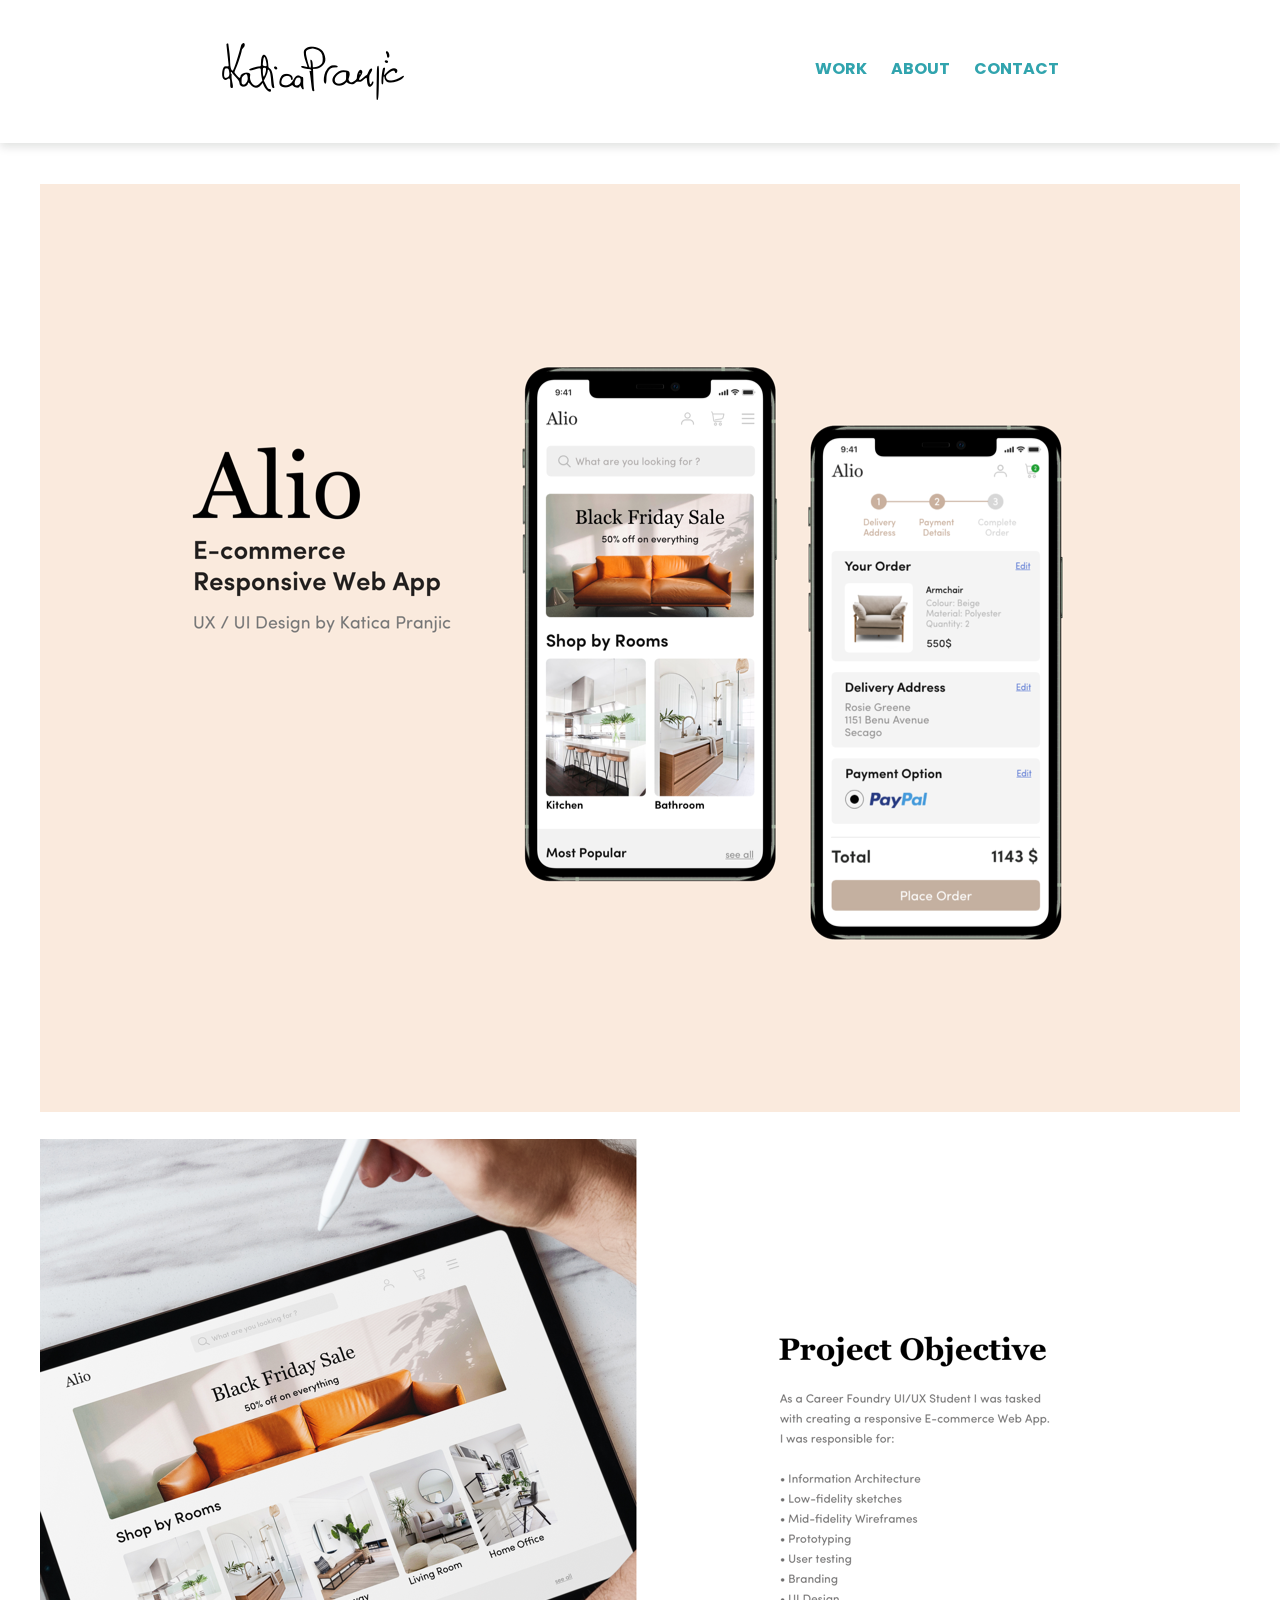
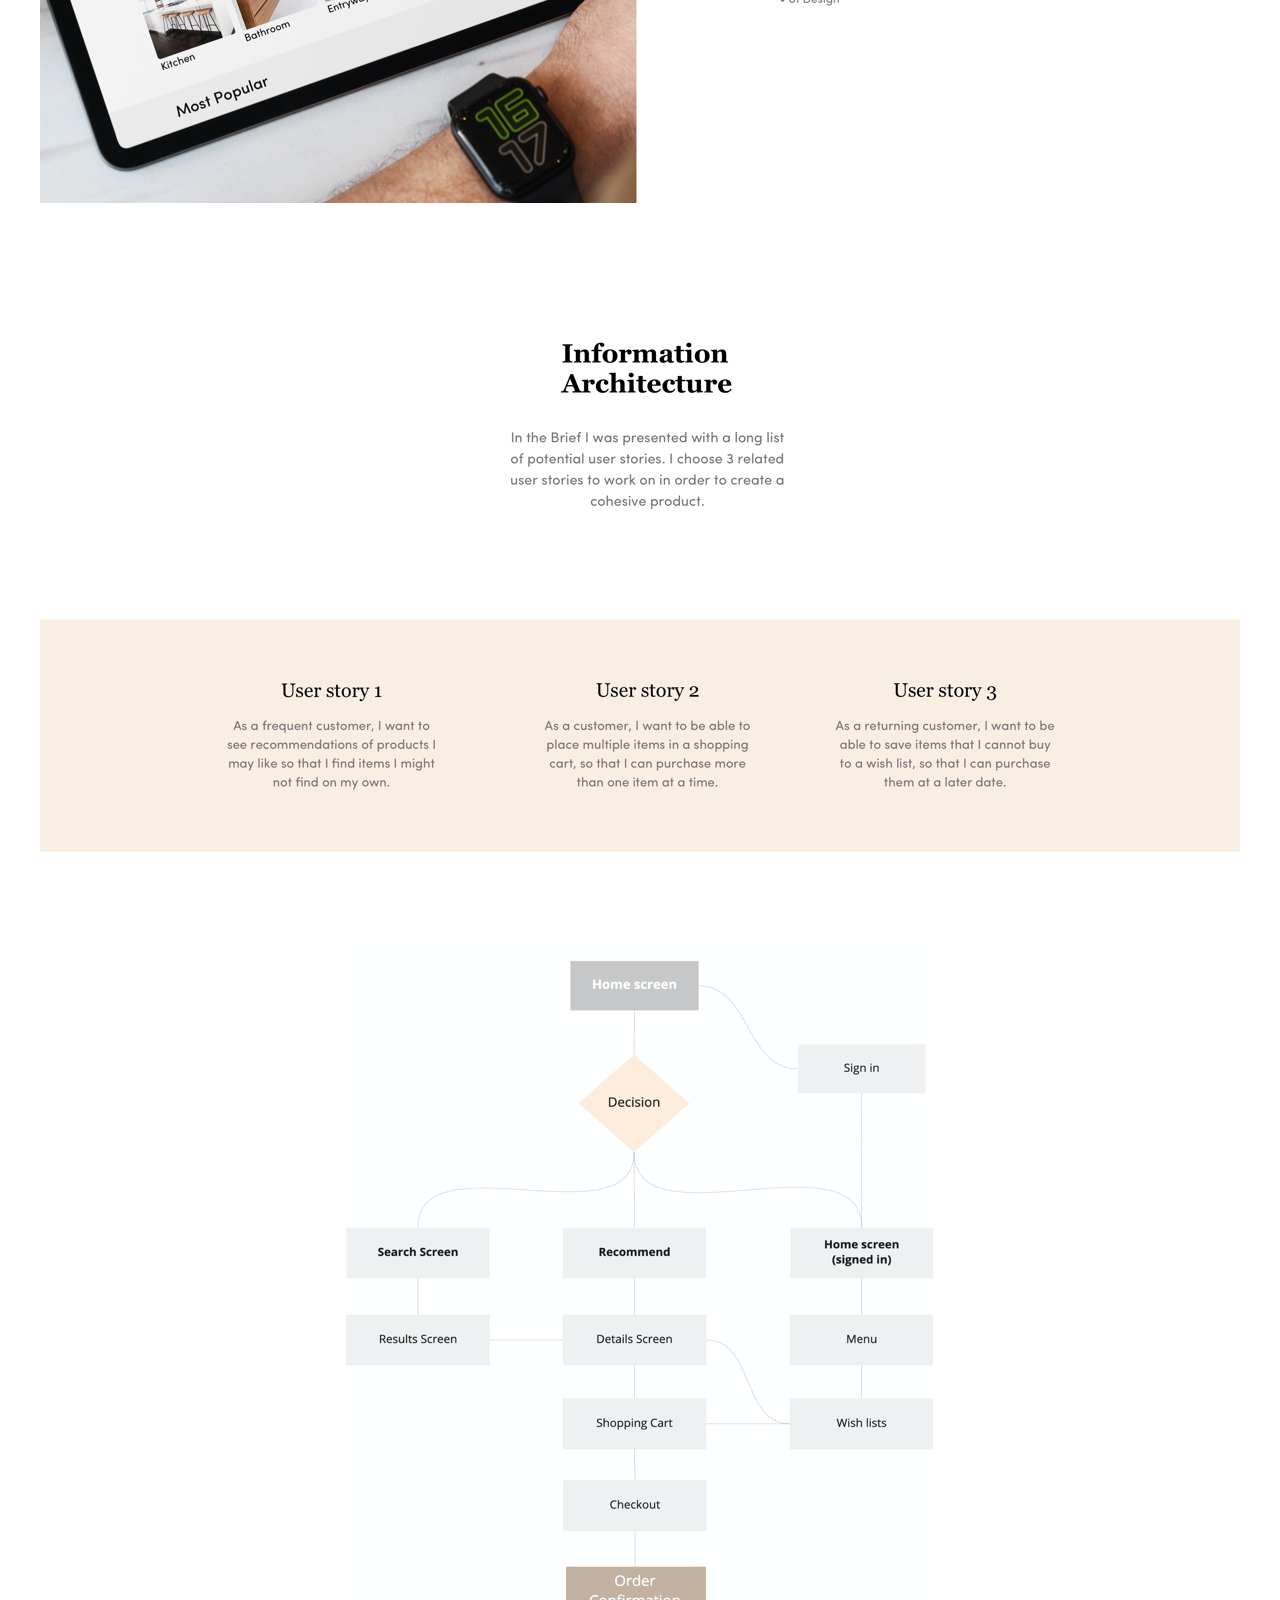
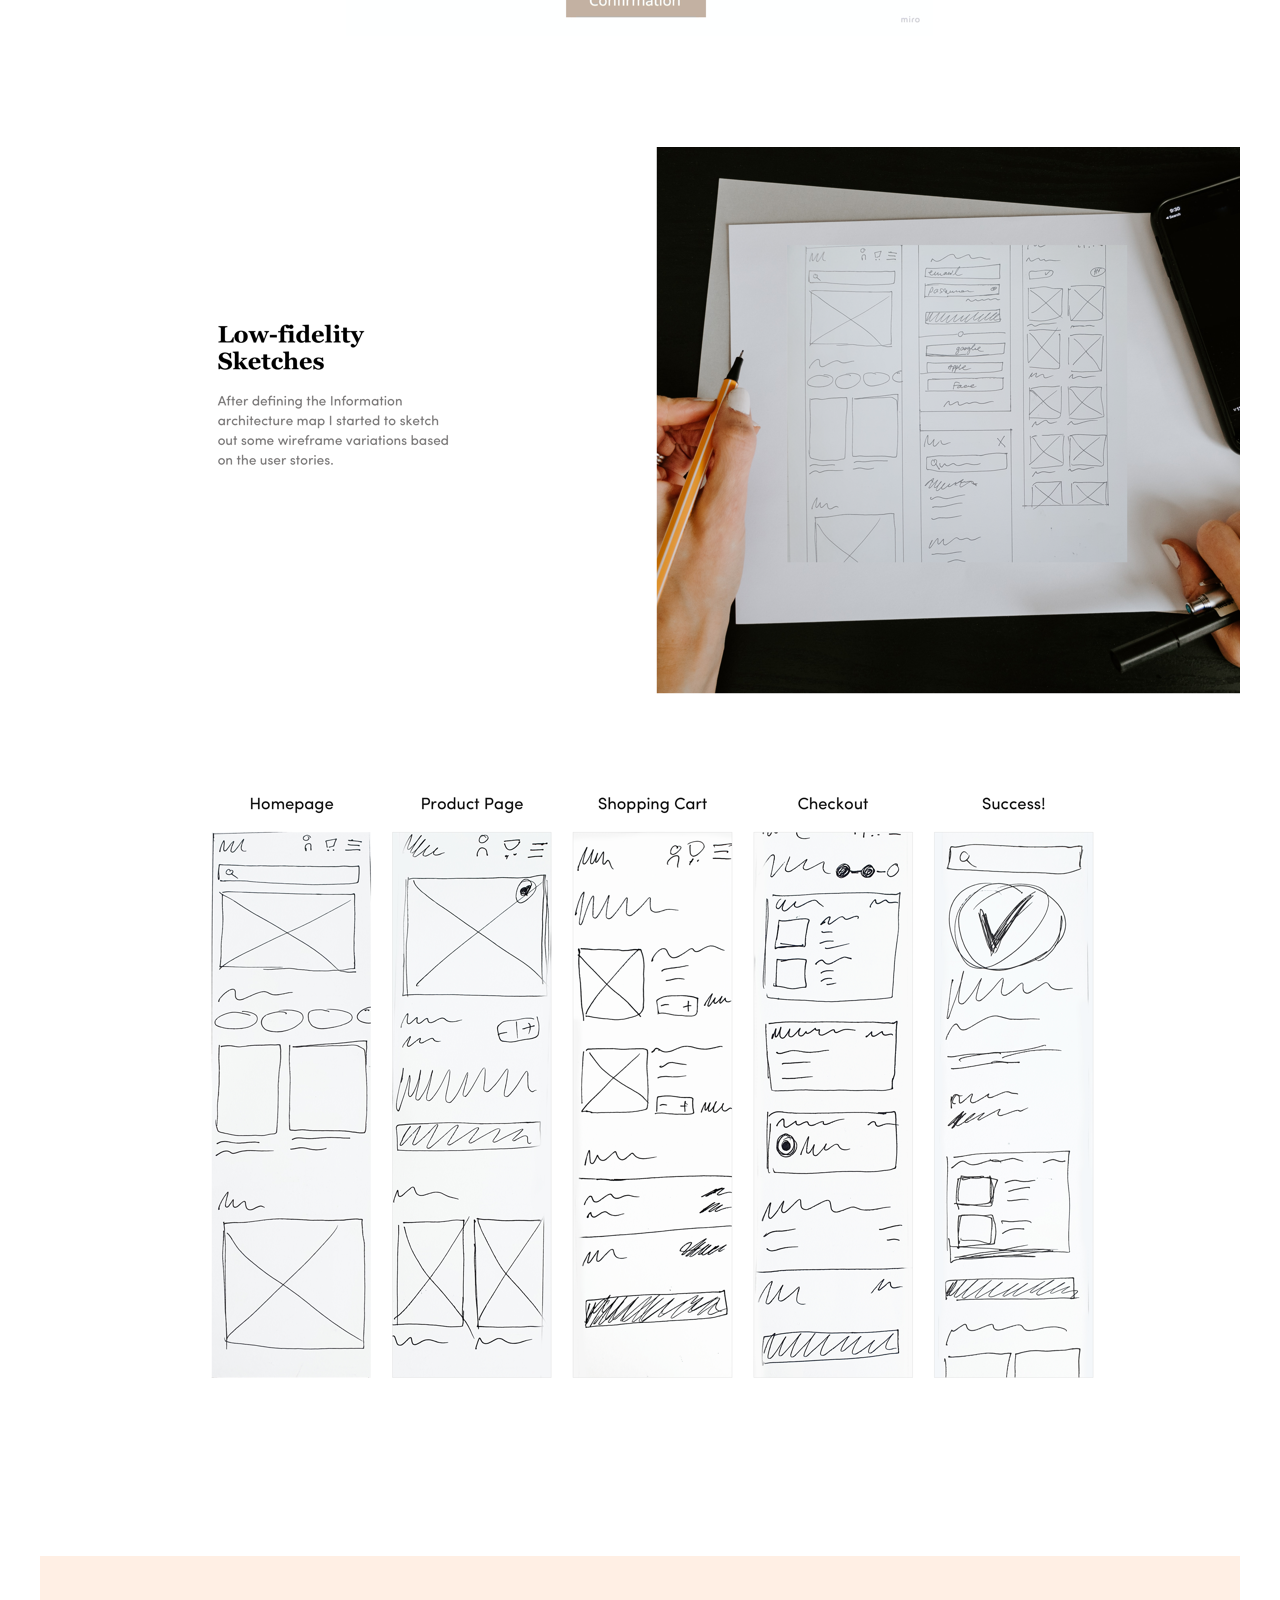
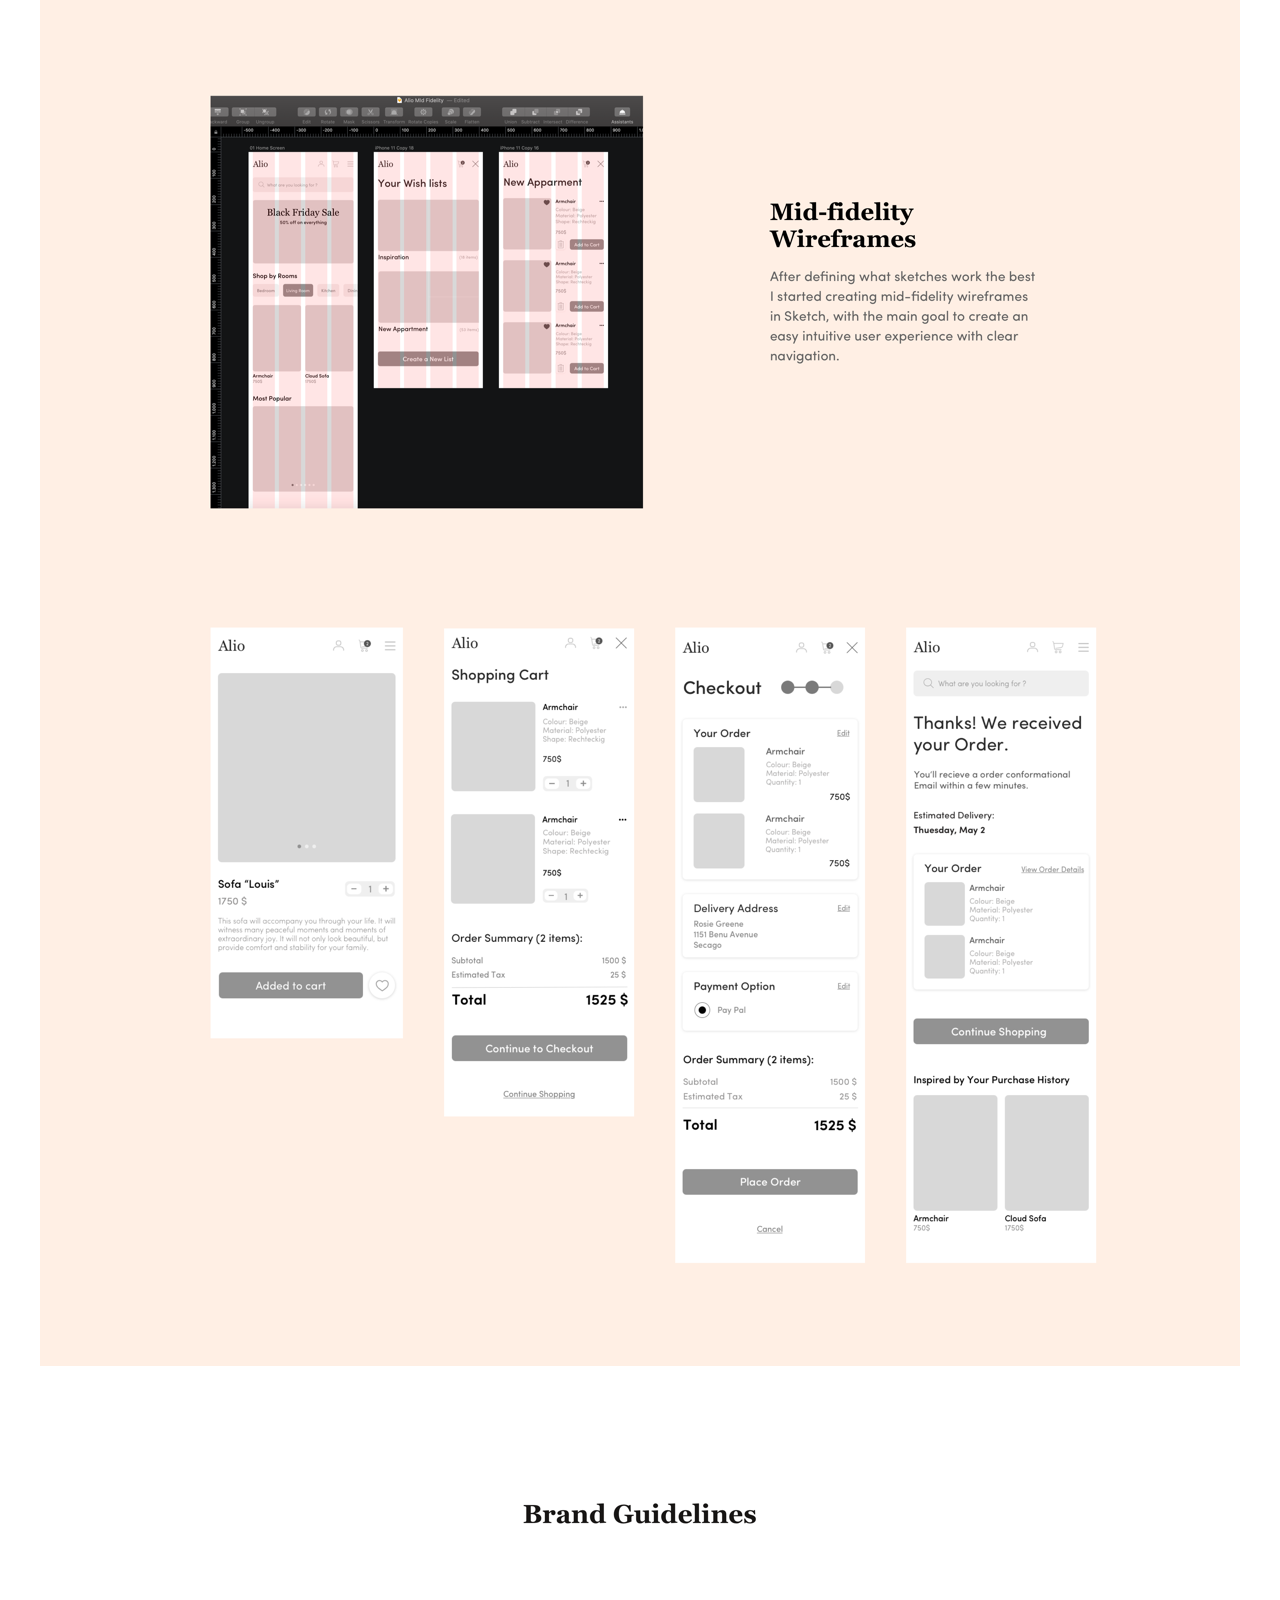
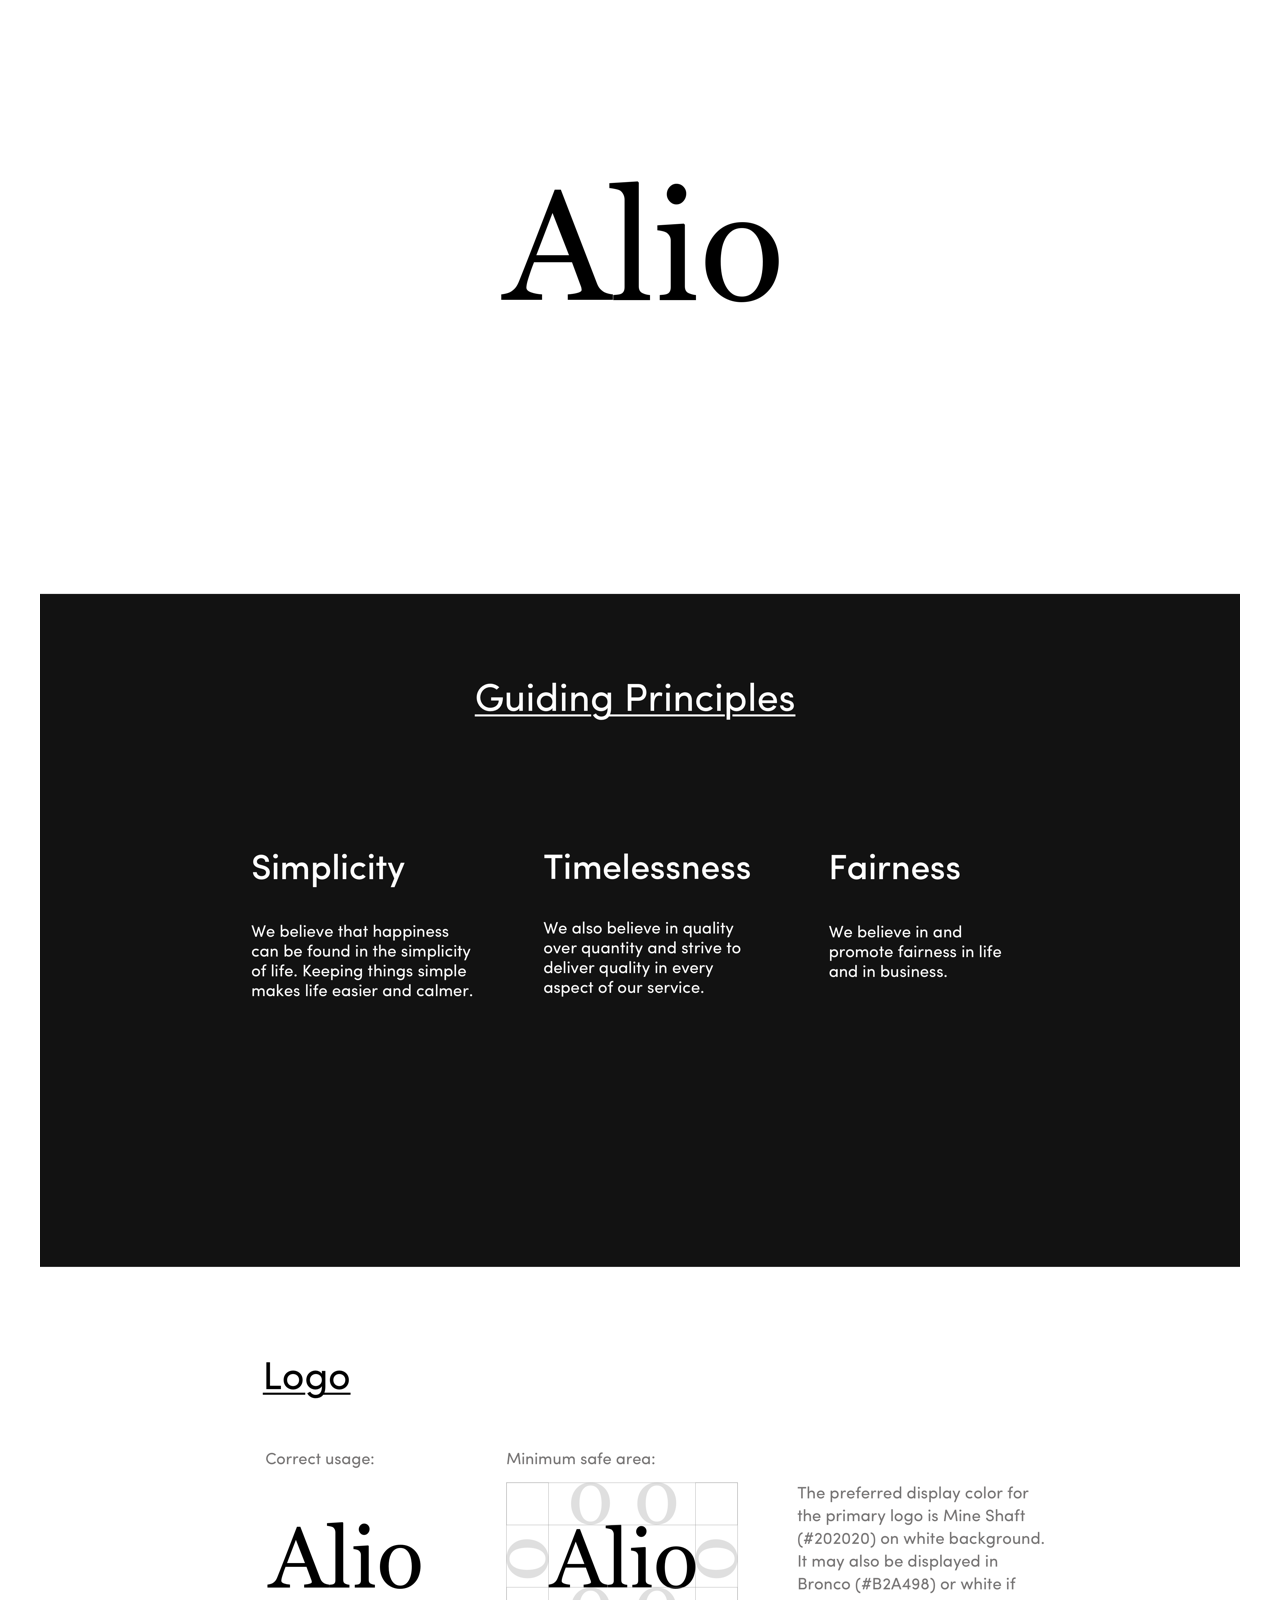
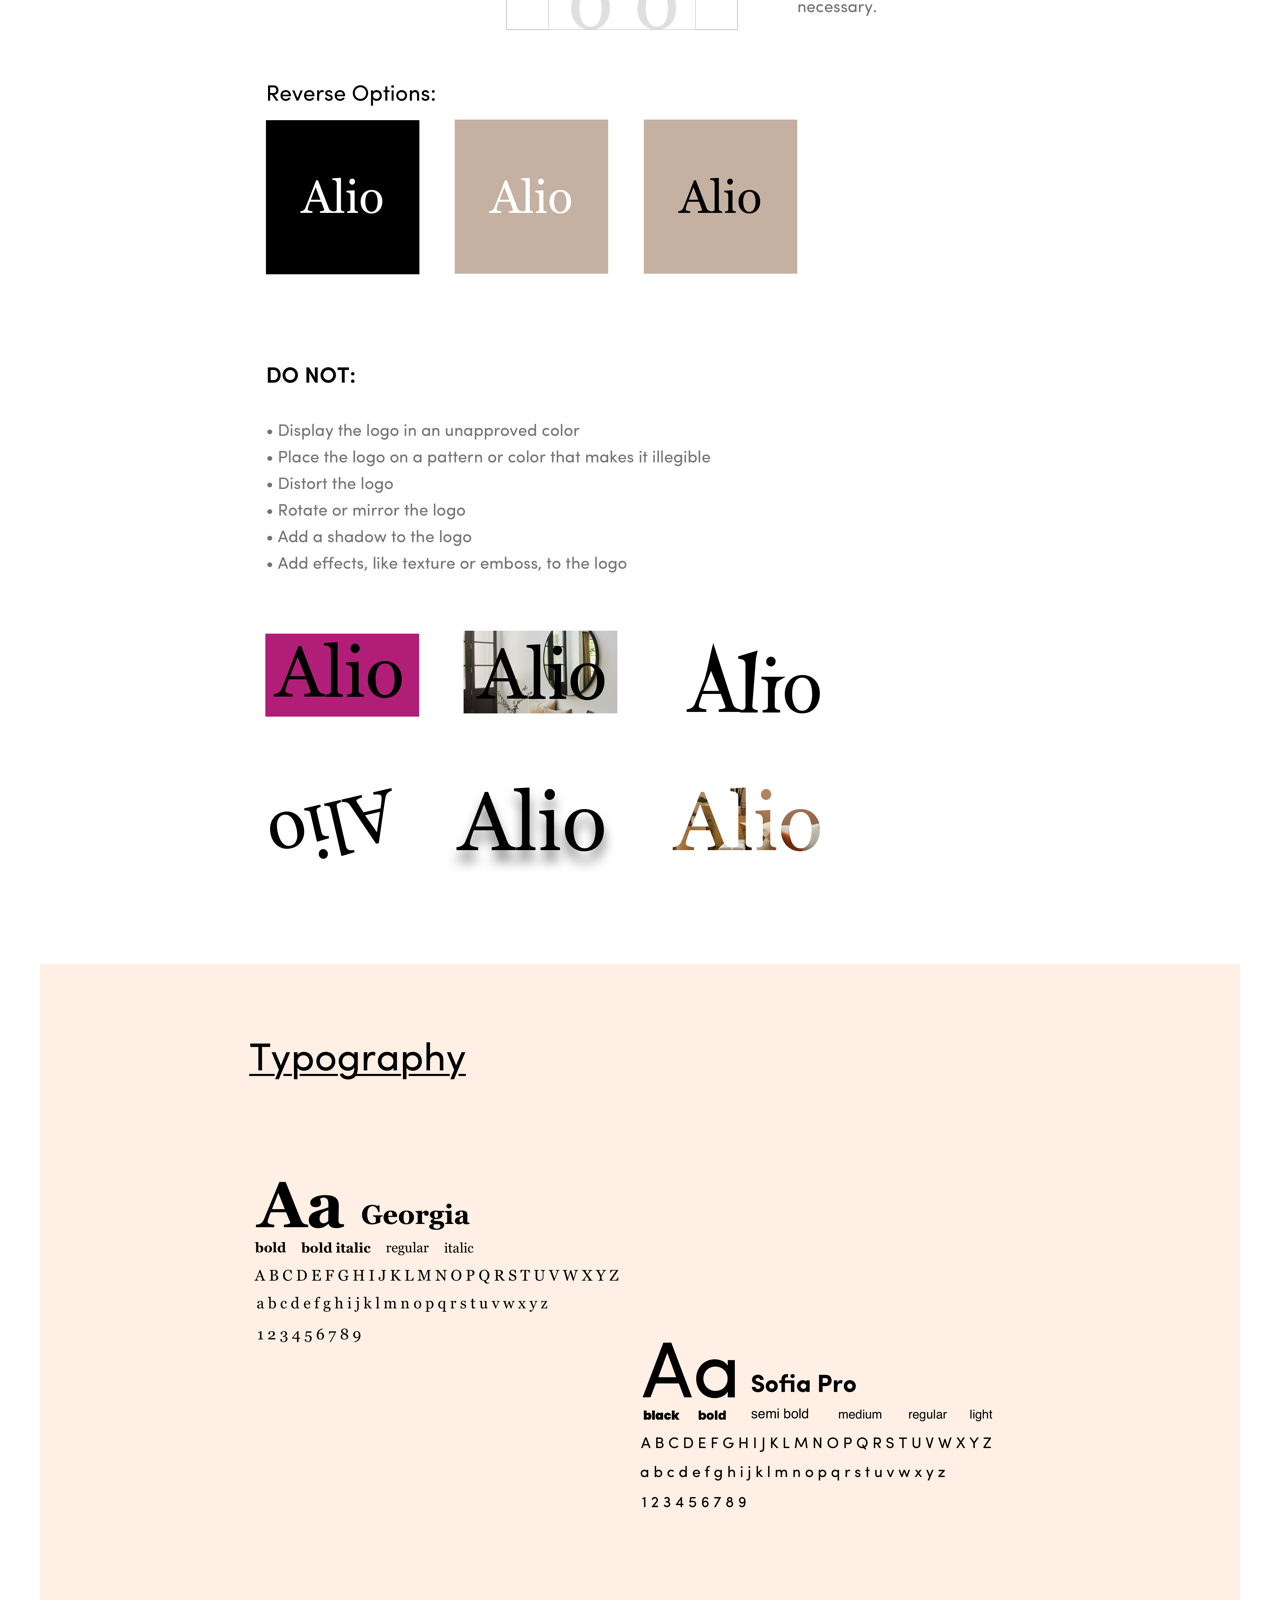
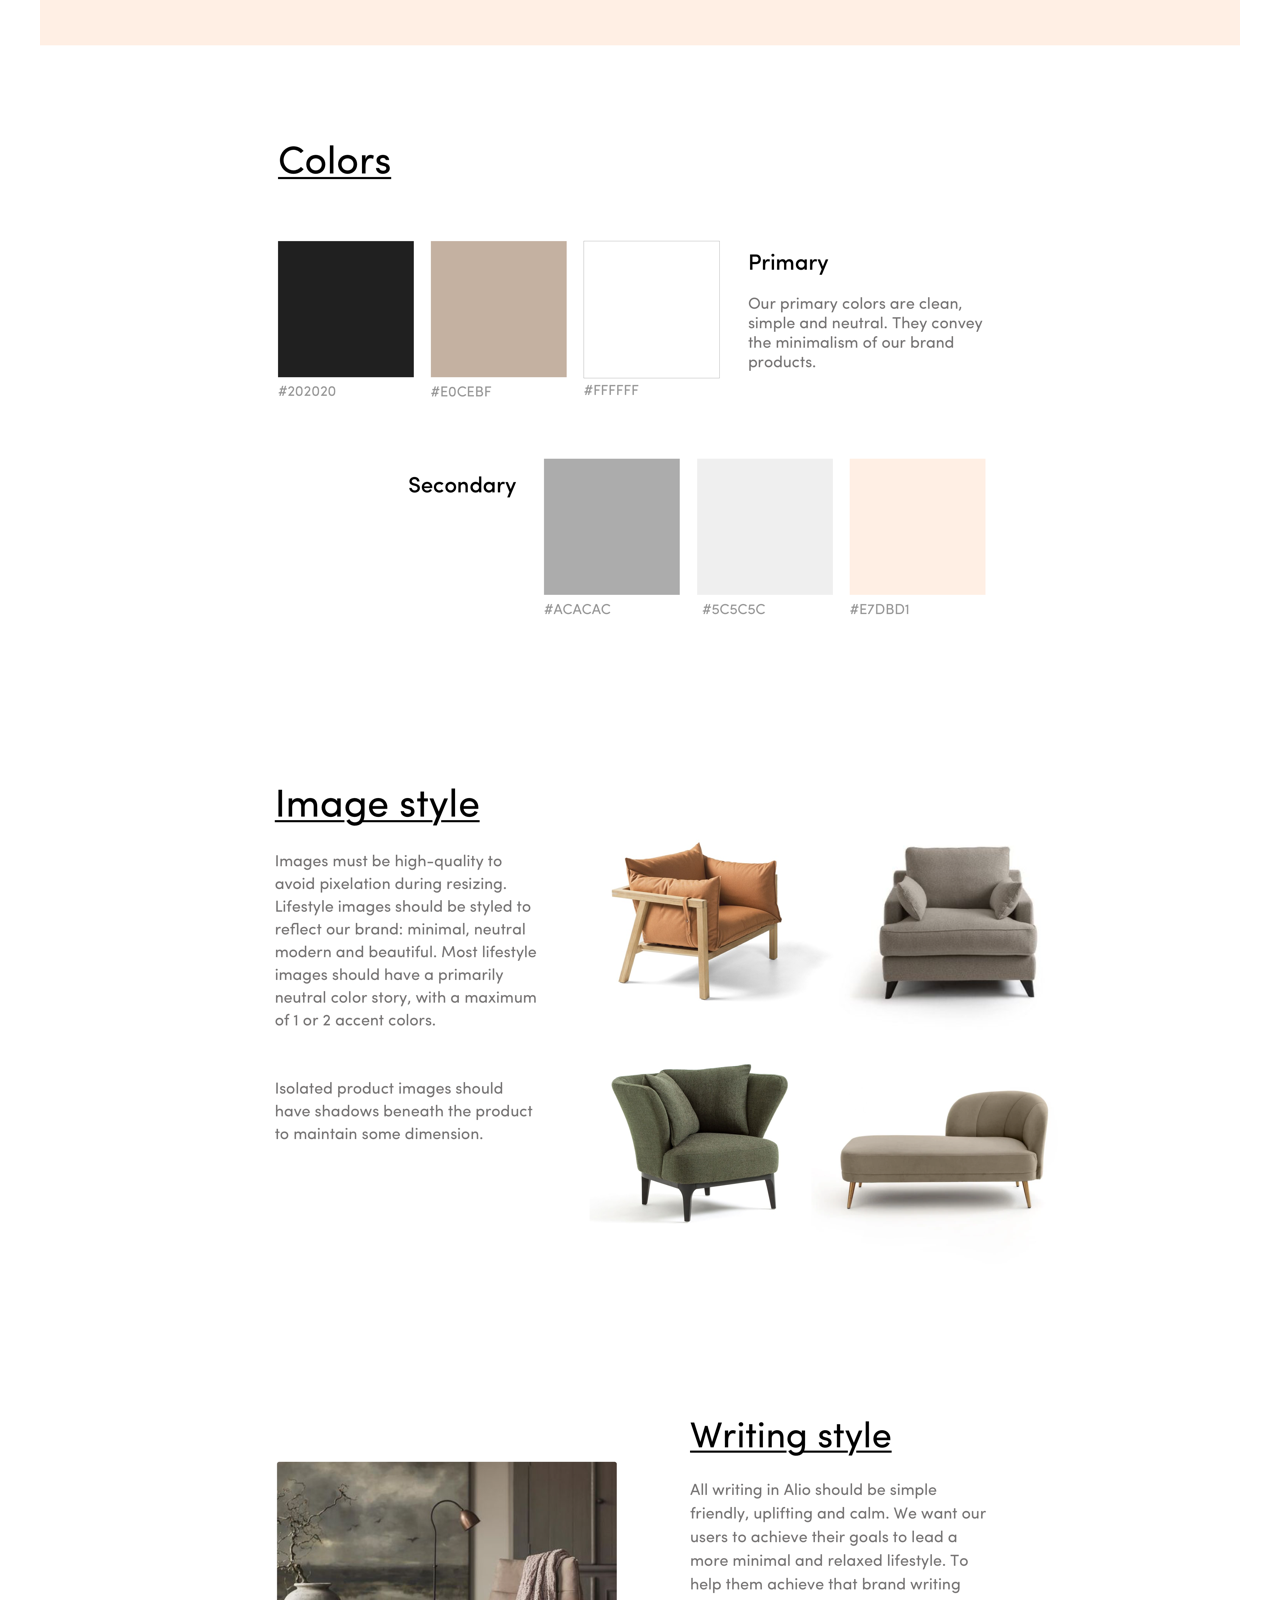
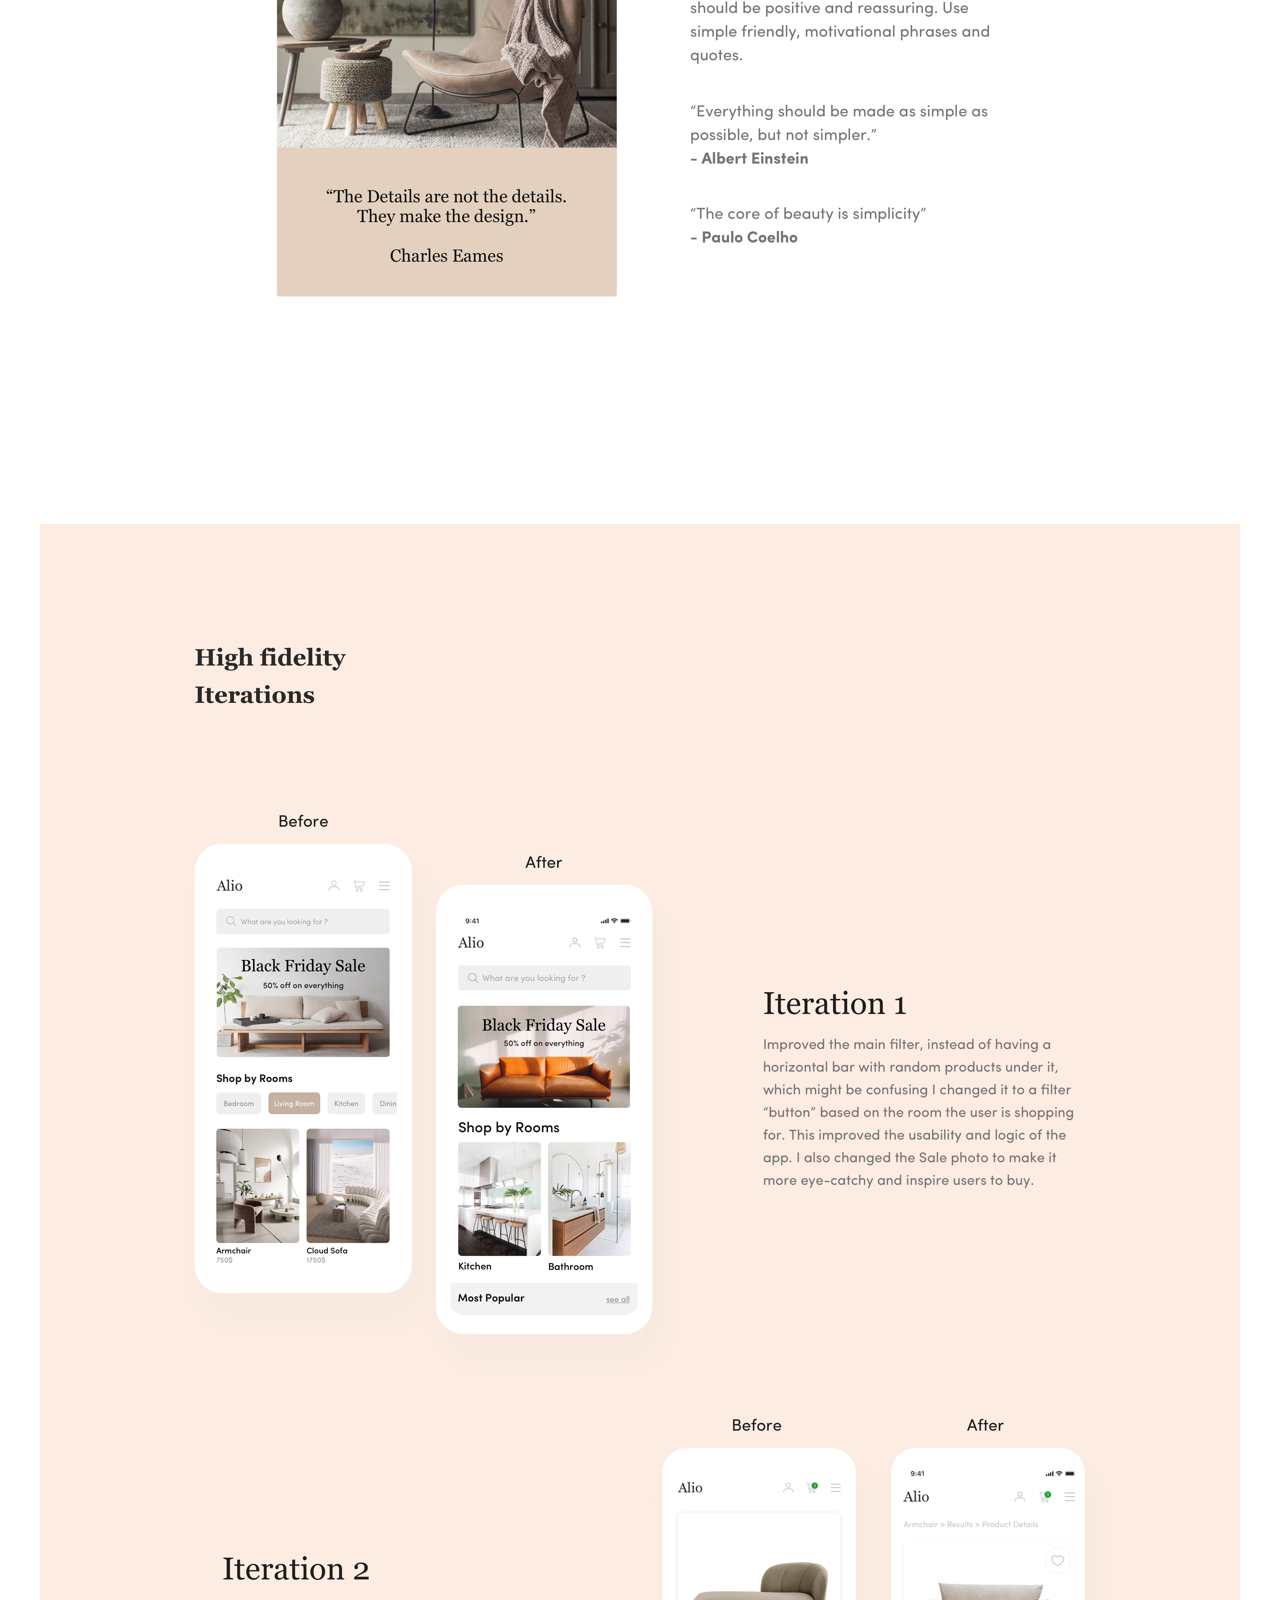
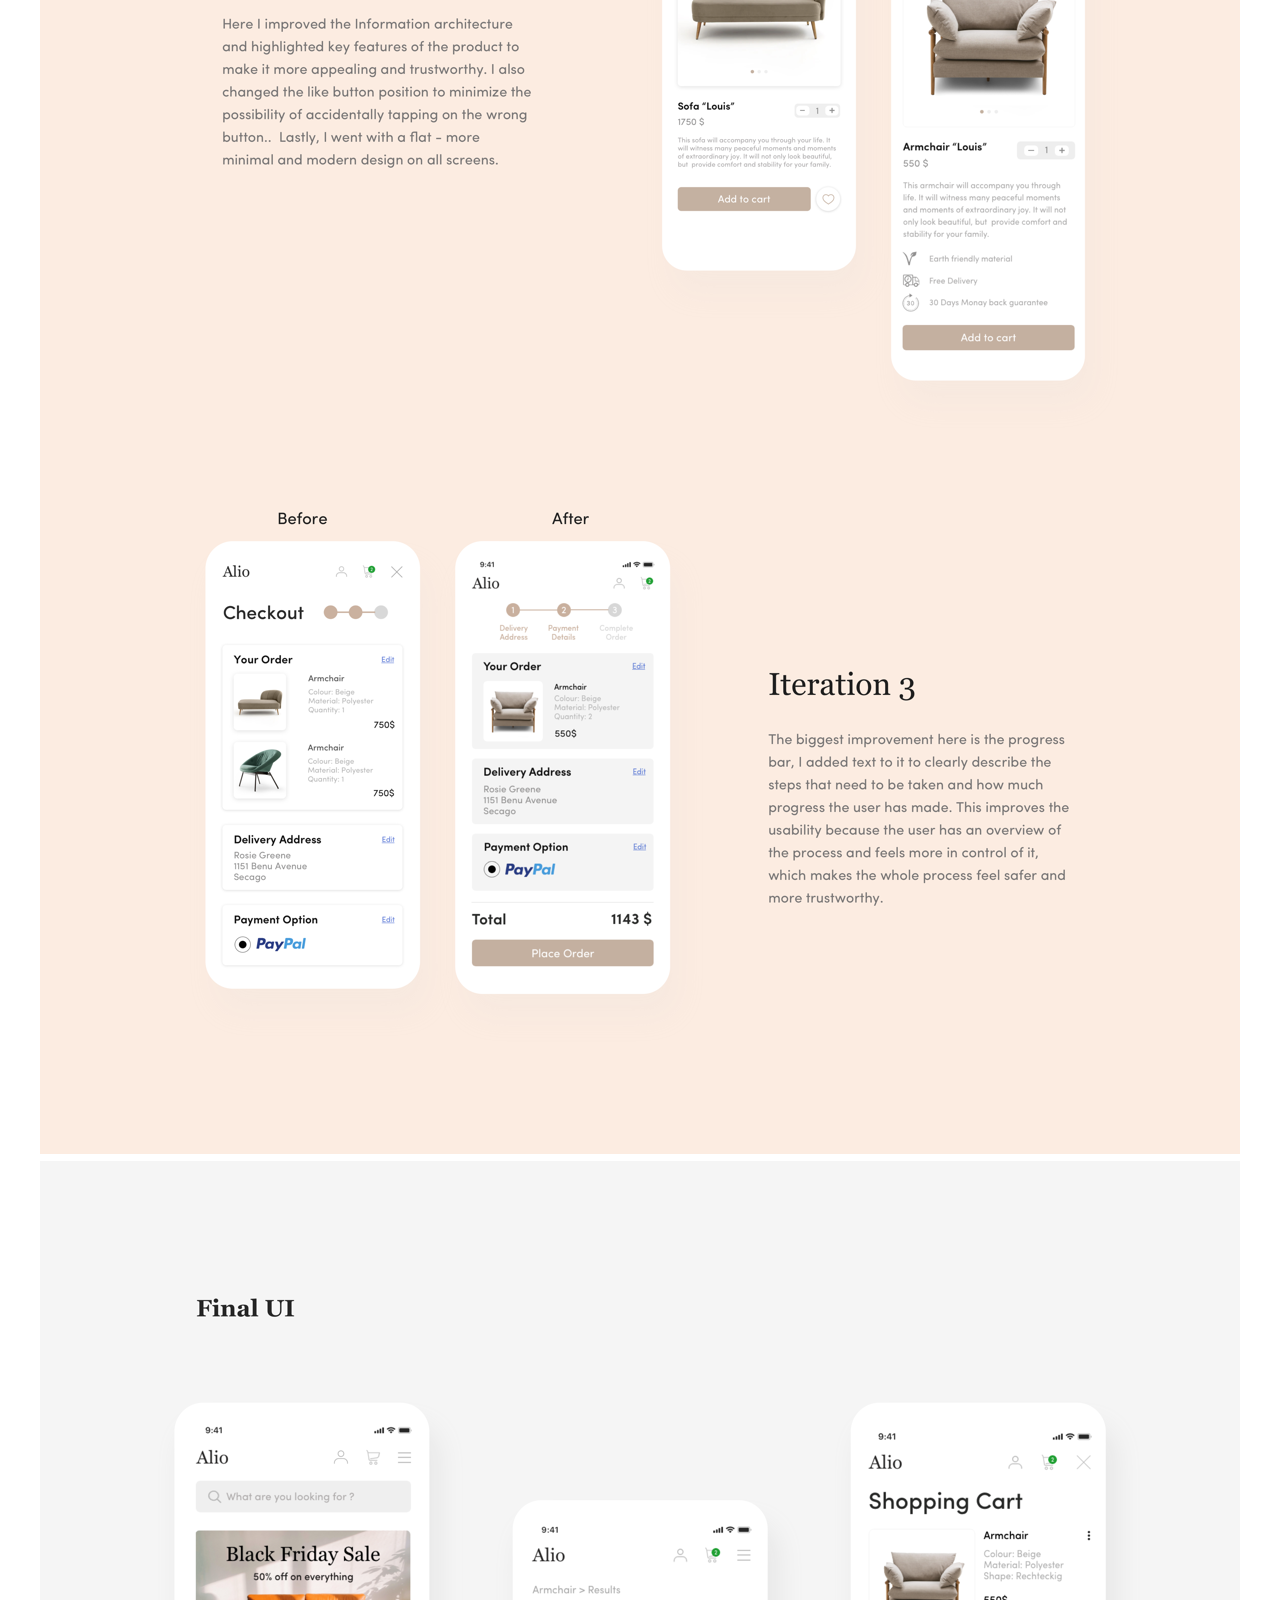
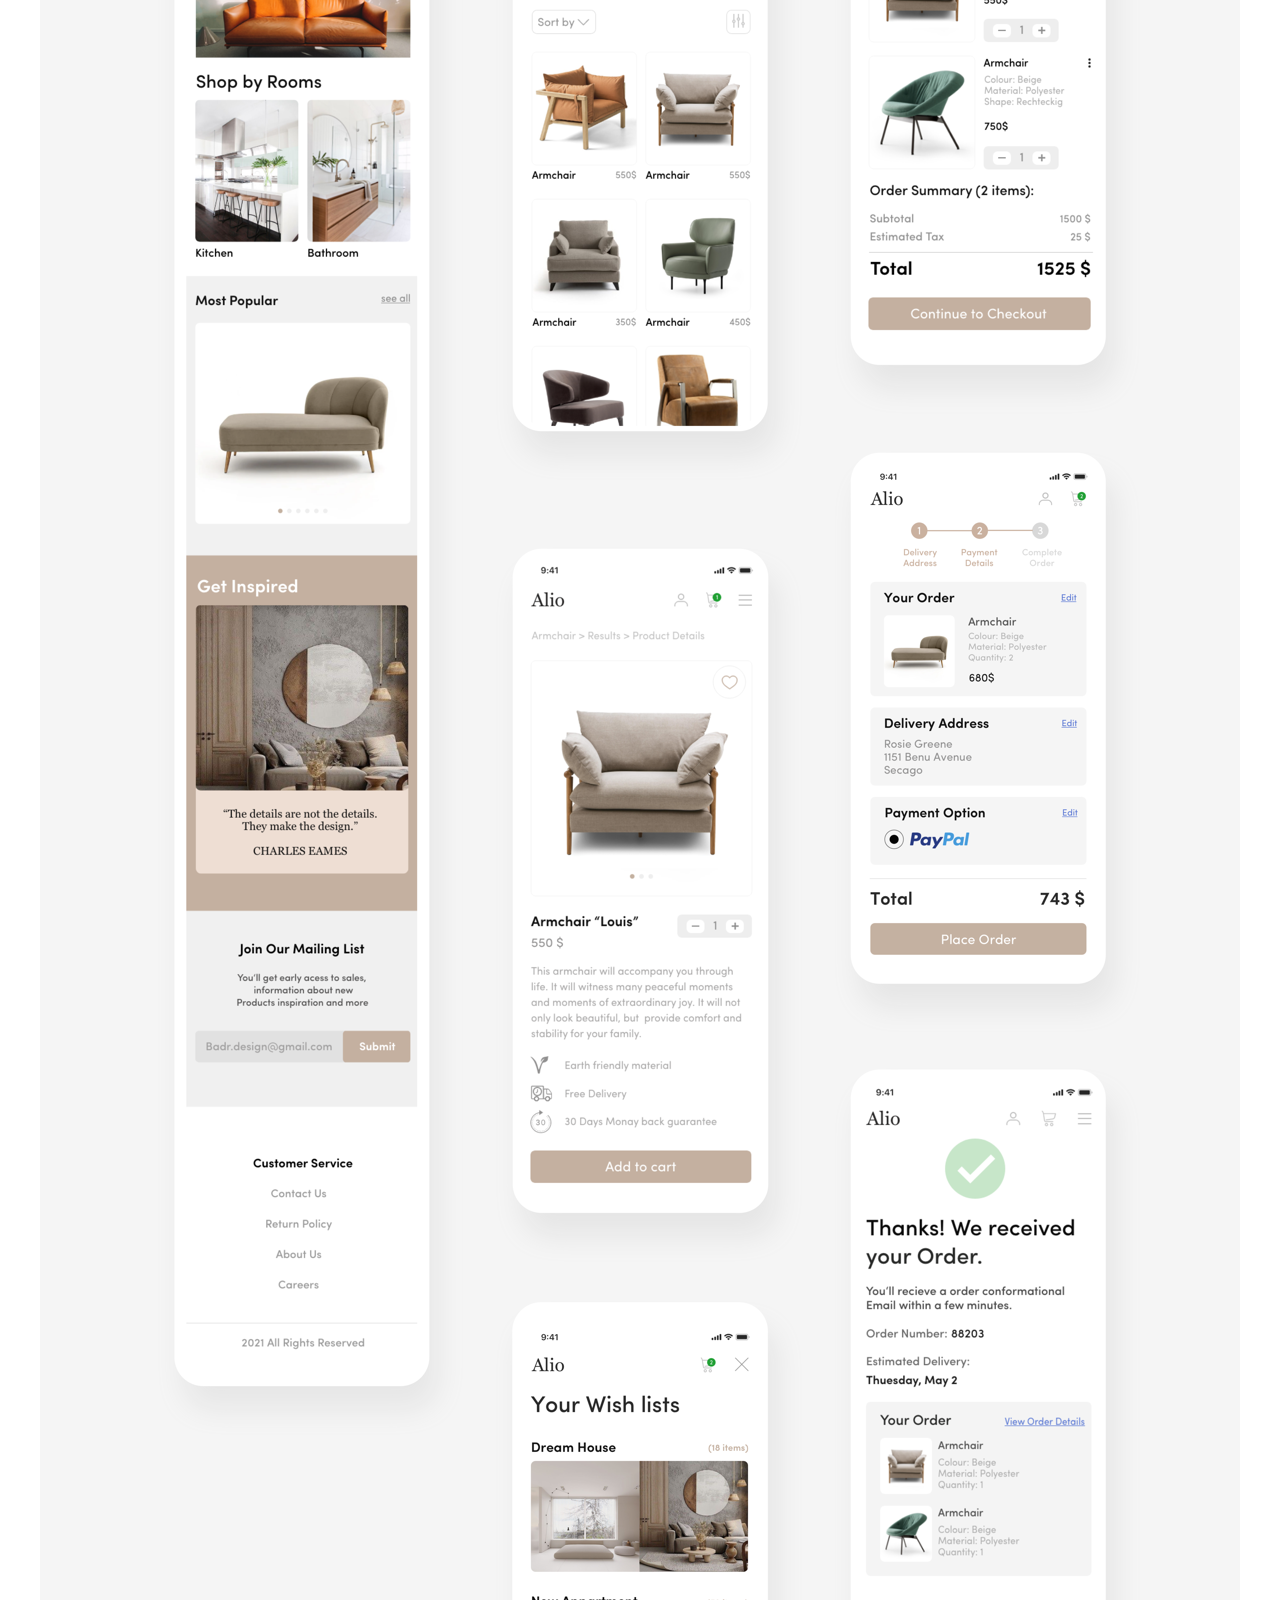
<file: alio.html>
<!-- is a declaration used to inform the we browser that the document is a HTML document.-->
<!DOCTYPE html>
<html lang="en" dir="ltr">
  <!-- lang stands for language & dir stands for direction(left to right)-->
  <head>
    <meta charset="UTF-8" />
    <meta http-equiv="X-UA-Compatible" content="IE=edge" />
    <meta name="viewport" content="width=device-width, initial-scale=1.0" />
    <link rel="shortcut icon" href="img/favicon.ico" type="image/x-icon" />
    <title>About Kaya Pranjic</title>
    <link rel="preconnect" href="https://fonts.gstatic.com" />
    <link
      href="https://fonts.googleapis.com/css2?family=Poppins:wght@300;400;500&display=swap"
      rel="stylesheet"
    />

    <link rel="stylesheet" type="text/css" href="css/style.css" />
  </head>

  <body>
    <!-- for the header -->
    <header>
      <!-- for the navigation-->
      <div class="container nav">
        <a href="index.html"
          ><img src="img/Logo_KP_.png" alt="Kaya Pranjic"
        /></a>
        <nav>
          <ul>
            <li><a href="work.html">Work</a></li>
            <li><a href="about.html">About</a></li>
            <li><a href="#contact">Contact</a></li>
          </ul>
        </nav>
      </div>
    </header>

    <main>
      <div id="hero_section">
        <picture>
          <source srcset="img/alio/01.png" media="(max-width:767px)" />
          <img class="image" src="img/alio/01@2x.png" alt="My Image" />
        </picture>
      </div>
      <div id="work_section">
        <picture>
          <source srcset="img/alio/02.png" media="(max-width:767px)" />
          <img class="image" src="img/alio/02@2x.png" alt="My Image" />
        </picture>
      </div>
      <div>
        <picture>
          <source srcset="img/alio/03.png" media="(max-width:767px)" />
          <img class="image" src="img/alio/03@2x.png" alt="My Image" />
        </picture>
      </div>
      <div>
        <picture>
          <source srcset="img/alio/04.png" media="(max-width:767px)" />
          <img class="image" src="img/alio/04@2x.png" alt="My Image" />
        </picture>
      </div>
      <div>
        <picture>
          <source srcset="img/alio/05.png" media="(max-width:767px)" />
          <img class="image" src="img/alio/05@2x.png" alt="My Image" />
        </picture>
      </div>
      <div>
        <picture>
          <source srcset="img/alio/06.png" media="(max-width:767px)" />
          <img class="image" src="img/alio/06@2x.png" alt="My Image" />
        </picture>
      </div>
      <div>
        <picture>
          <source srcset="img/alio/07.png" media="(max-width:767px)" />
          <img src="img/alio/07@2x.png" alt="My Image" />
        </picture>
      </div>
      <div>
        <picture>
          <source srcset="img/alio/08.png" media="(max-width:767px)" />
          <img class="image" src="img/alio/08@2x.png" alt="My Image" />
        </picture>
      </div>
      <div>
        <picture>
          <source srcset="img/alio/09.png" media="(max-width:767px)" />
          <img src="img/alio/09@2x.png" alt="My Image" />
        </picture>
      </div>
      <div>
        <picture>
          <source srcset="img/alio/10.png" media="(max-width:767px)" />
          <img class="image" src="img/alio/10@2x.png" alt="My Image" />
        </picture>
      </div>
      <div>
        <picture>
          <source srcset="img/alio/11.png" media="(max-width:767px)" />
          <img class="image" src="img/alio/11@2x.png" alt="My Image" />
        </picture>
      </div>
    </main>

    <!-- for the footer-->
    <footer id="contact">
      <div>
        <div>
          <h2>Get in Touch</h2>
          <p>Do you like my work and want to discuss Opportunities ?<br /></p>
        </div>
        <div>
          <a class="link_mail" href="mailto:kaya.duende@gmail.com"
            >kaya.duende@gmail.com
          </a>
        </div>

        <div class="icons">
          <!-- Social Media Layout and Placeholders-->
          <a href="https://www.linkedin.com/feed/" target="blank">
            <img
              width="32"
              height="32"
              src="img/logo/iconfinder_5296501_linkedin_network_linkedin logo_icon.svg"
            />
          </a>
          <a href="https://www.behance.net/kayinsvijet">
            <img
              width="36"
              height="36"
              src="img/logo/iconfinder_104426_behance_portfolio_icon_512px.png"
            />
          </a>
        </div>
        <p>Copyright Katica Pranjic 2021</p>
      </div>
    </footer>
  </body>
</html>
</file>
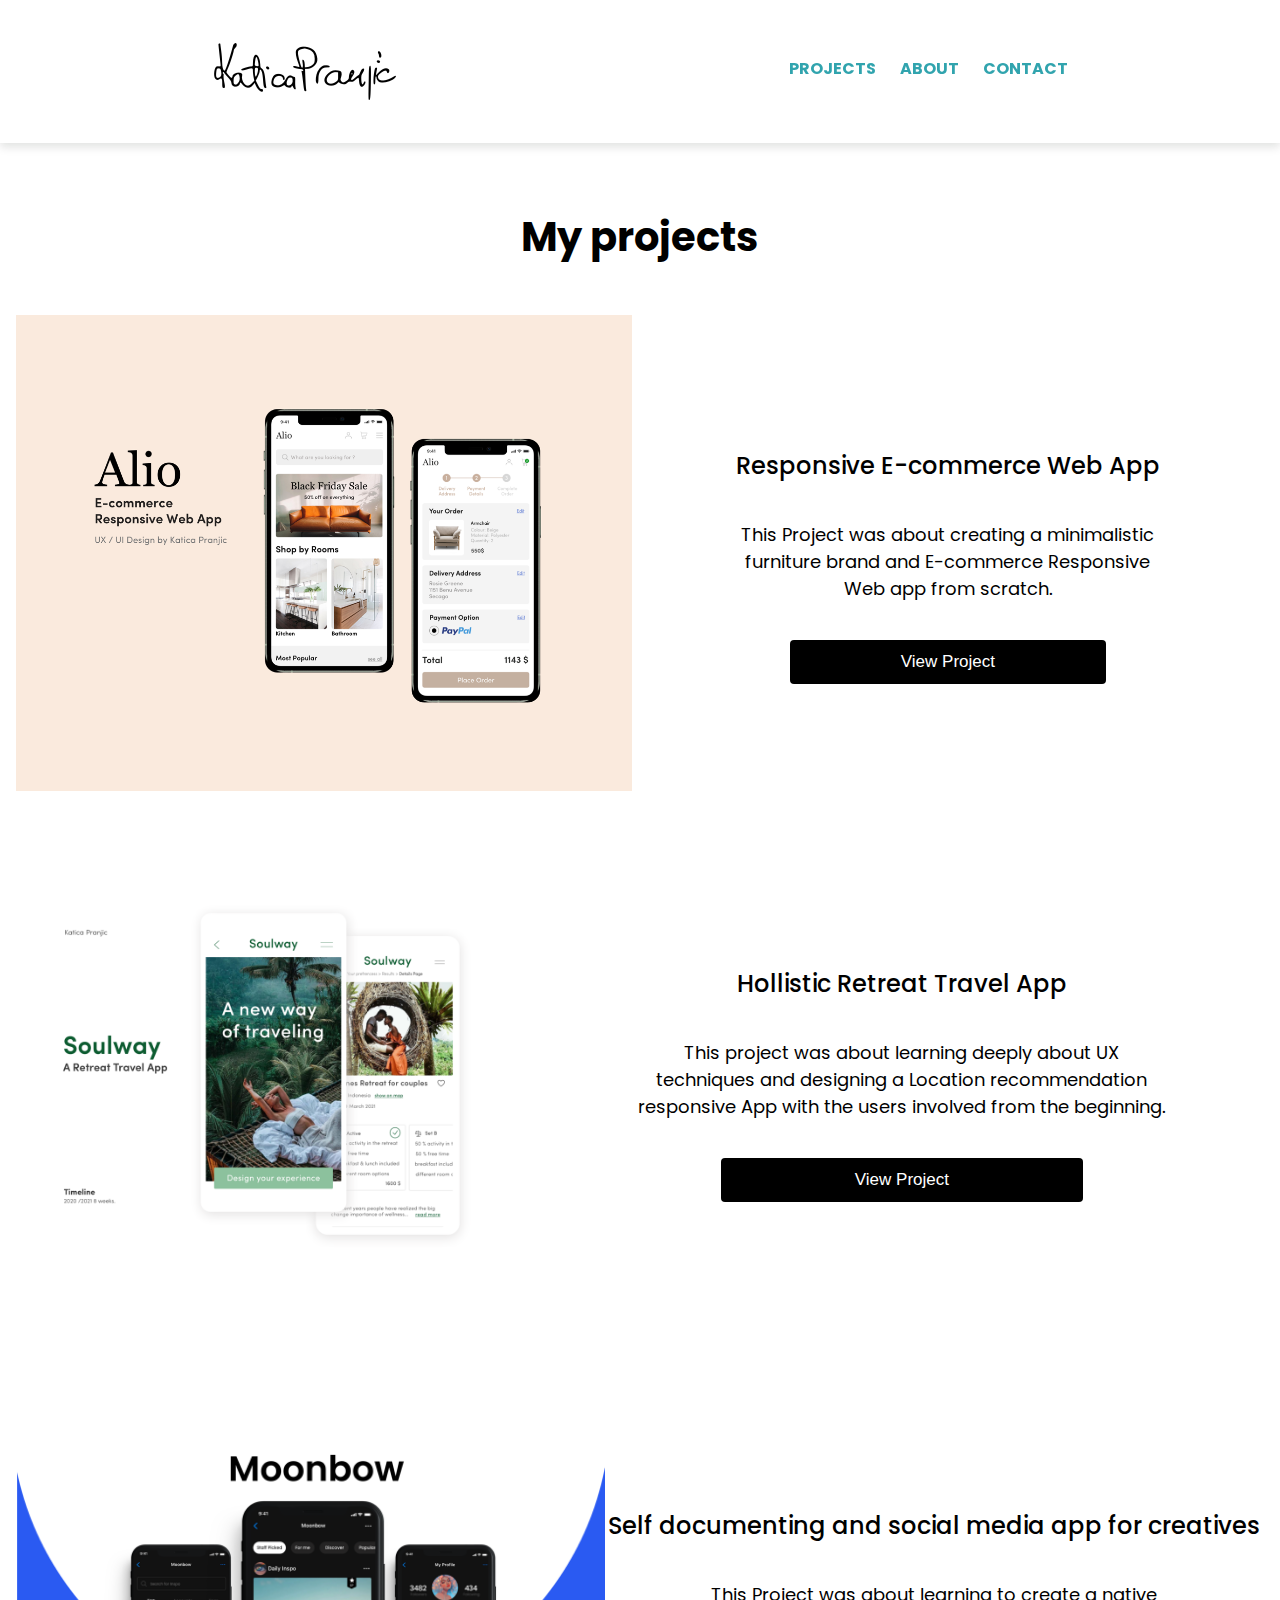
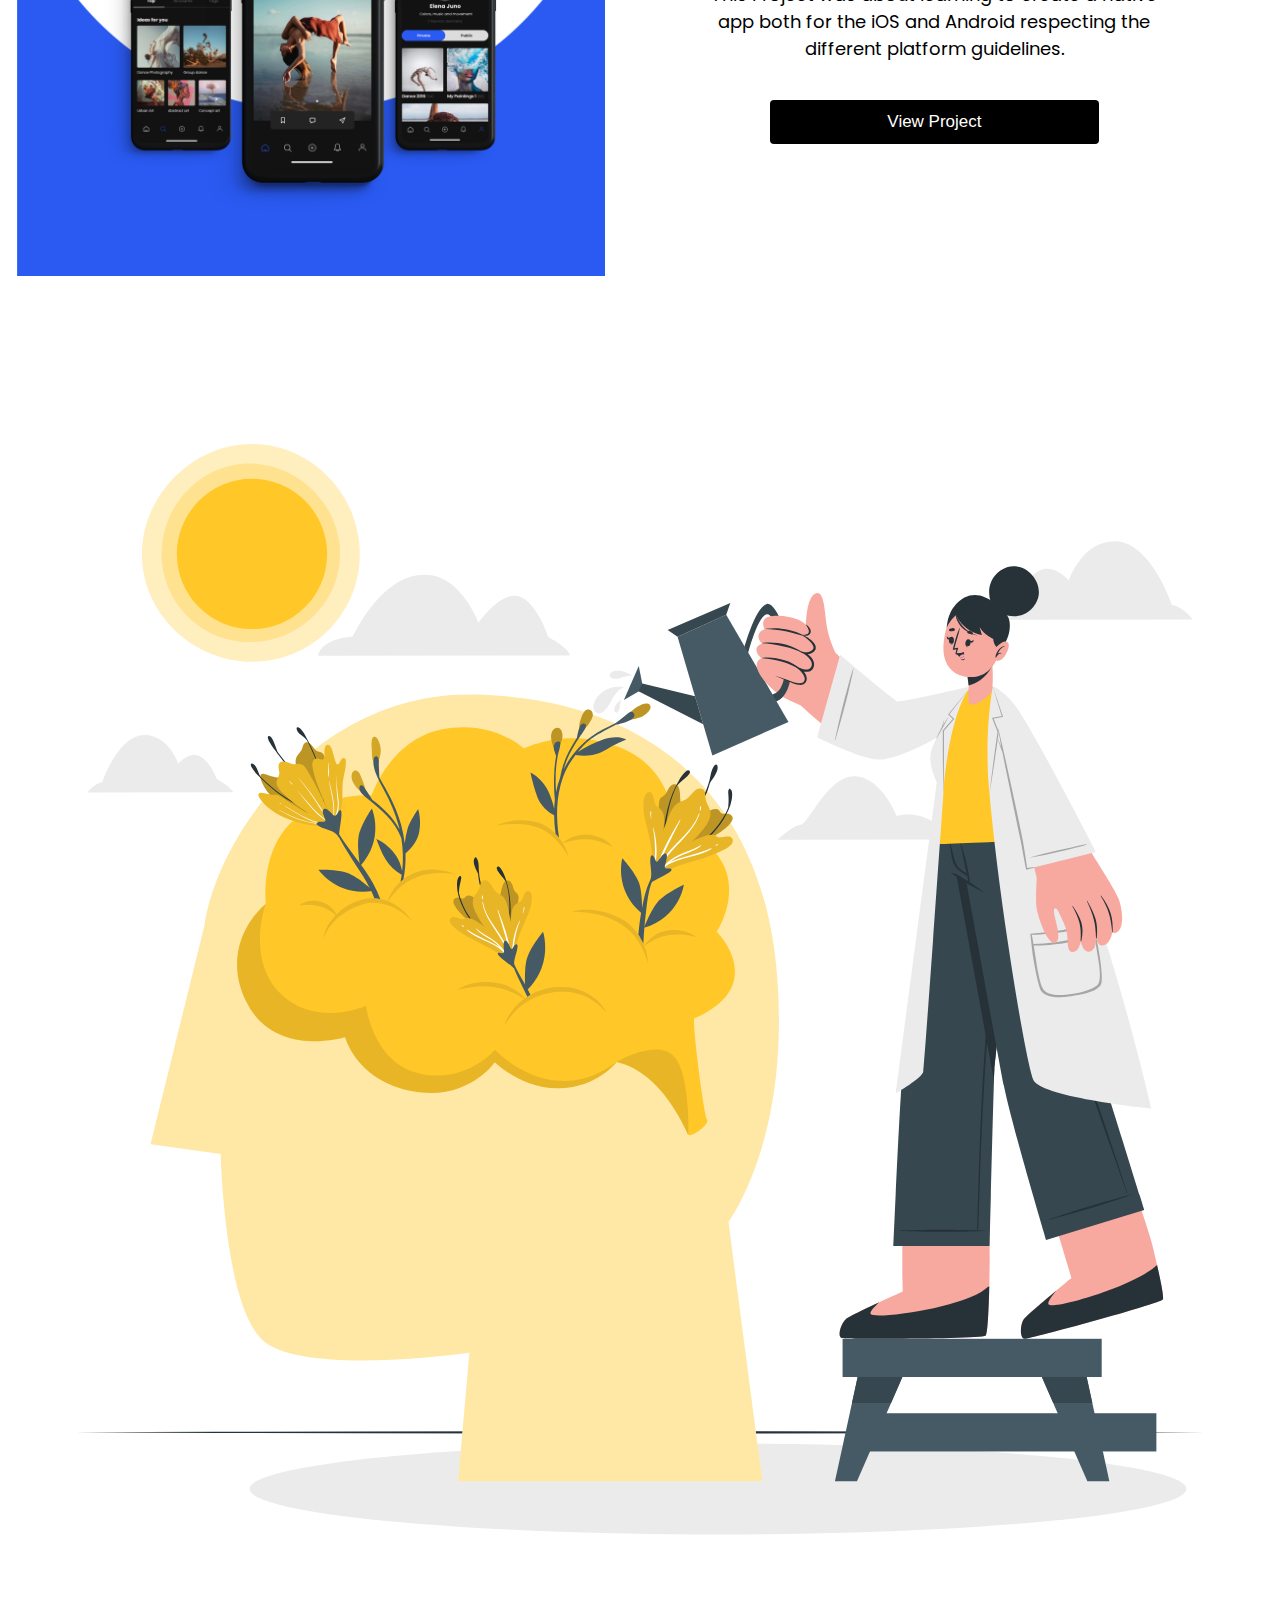
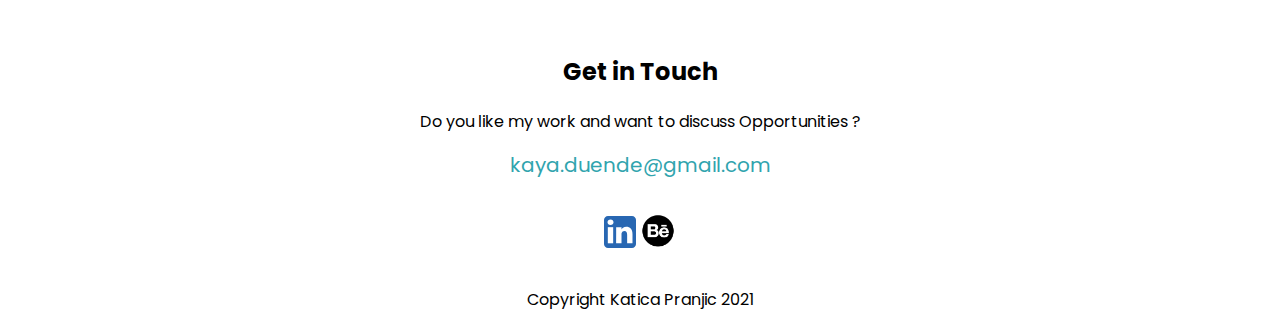
<file: work.html>
<!DOCTYPE html>
<html lang="en" dir="ltr">
  <!-- lang stands for language & dir stands for direction(left to right)-->
  <head>
    <meta charset="UTF-8" />
    <meta http-equiv="X-UA-Compatible" content="IE=edge" />
    <meta name="viewport" content="width=device-width, initial-scale=1.0" />
    <link rel="shortcut icon" href="img/favicon.ico" type="image/x-icon" />
    <title>About Kaya Pranjic</title>
    <link rel="preconnect" href="https://fonts.gstatic.com" />
    <link
      href="https://fonts.googleapis.com/css2?family=Poppins:wght@300;400;500&display=swap"
      rel="stylesheet"
    />
    <link rel="stylesheet" type="text/css" href="css/style.css" />
  </head>

  <body>
    <!-- for the header -->
    <header>
      <!-- for the navigation-->
      <div class="container nav">
        <a href="index.html"
          ><img src="img/Logo_KP_.png" alt="Kaya Pranjic"
        /></a>
        <nav>
          <ul>
            <li><a href="work.html">Projects</a></li>
            <li><a href="about.html">About</a></li>
            <li><a href="#contact">Contact</a></li>
          </ul>
        </nav>
      </div>
    </header>

    <main>
      <!-- for the hero section-->

      <!-- for your work/projects-->
      <div id="work_section" class="container">
        <h1 class="site_heading heading_work">My projects</h1>
        <div class="row">
          <picture>
            <source srcset="img/alio/01.png" media="(max-width:767px)" />
            <img class="image" src="img/alio/01@2x.png" alt="My Image" />
          </picture>
          <div class="project_text">
            <h2 class="txt_weight">Responsive E-commerce Web App</h2>
            <p class="p_font_size">
              This Project was about creating a minimalistic furniture brand and
              E-commerce Responsive Web app from scratch.
            </p>
            <div>
              <button class="btn"><a href="alio.html">View Project</a></button>
            </div>
          </div>
        </div>

        <div class="row">
          <picture>
            <source srcset="img/soulway/01.png" media="(max-width:767px)" />
            <img class="image" src="img/soulway/01@2x.png" alt="My Image" />
          </picture>
          <div class="project_text">
            <h2 class="txt_weight">Hollistic Retreat Travel App</h2>
            <p class="p_font_size">
              This project was about learning deeply about UX techniques and
              designing a Location recommendation responsive App with the users
              involved from the beginning.
            </p>
            <div>
              <button class="btn"><a href="#">View Project</a></button>
            </div>
          </div>
        </div>

        <div class="row">
          <picture>
            <source
              srcset="img/moonbow/Images_Moonbow_Case_study/00.png"
              media="(max-width:767px)"
            />
            <img
              class="image"
              src="img/moonbow/Images_Moonbow_Case_study/00@2x.png"
              alt="My Image"
            />
          </picture>
          <div class="project_text">
            <h2 class="txt_weight">
              Self documenting and social media app for creatives
            </h2>
            <p class="p_font_size">
              This Project was about learning to create a native app both for
              the iOS and Android respecting the different platform guidelines.
            </p>
            <div>
              <button class="btn"><a href="#">View Project</a></button>
            </div>
          </div>
        </div>
      </div>
      <div>
        <?xml version="1.0" encoding="utf-8"?>
        <!-- Generator: Adobe Illustrator 25.2.3, SVG Export Plug-In . SVG Version: 6.00 Build 0)  -->
        <svg
          version="1.1"
          xmlns="http://www.w3.org/2000/svg"
          xmlns:xlink="http://www.w3.org/1999/xlink"
          x="0px"
          y="0px"
          viewBox="0 0 500 500"
          style="enable-background: new 0 0 500 500"
          xml:space="preserve"
        >
          <style type="text/css">
            .st0 {
              fill: #ebebeb;
            }
            .st1 {
              display: none;
            }
            .st2 {
              display: inline;
            }
            .st3 {
              fill: #dadada;
            }
            .st4 {
              fill: #263238;
            }
            .st5 {
              opacity: 0.3;
            }
            .st6 {
              fill: #ffc727;
            }
            .st7 {
              fill: #ffffff;
            }
            .st8 {
              opacity: 0.41;
              fill: #ffc727;
            }
            .st9 {
              opacity: 0.1;
            }
            .st10 {
              fill: #222221;
            }
            .st11 {
              opacity: 0.1;
              fill: #222221;
            }
            .st12 {
              opacity: 0.3;
              fill: #222221;
            }
            .st13 {
              fill: #455a64;
            }
            .st14 {
              fill: #f1d1c5;
            }
            .st15 {
              opacity: 0.09;
              fill: #222221;
            }
            .st16 {
              opacity: 0.2;
              fill: #222221;
            }
            .st17 {
              fill: #f7a9a0;
            }
            .st18 {
              fill: #37474f;
            }
            .st19 {
              fill: #a6a6a6;
            }
            .st20 {
              fill: #ff9abb;
            }
          </style>
          <g id="Background_Complete">
            <g>
              <path
                class="st0 cloud"
                d="M388.17,106.52l77.78-0.12c0,0-3.87-5.03-8.14-5.65c0,0-8.33-24.67-22.21-24.83
    c-12.91-0.14-18.06,15.21-18.06,15.21s-5.99-6.87-11.7-3.72c-5.71,3.16-8.93,12.17-8.93,12.17S390.49,103.06,388.17,106.52z"
              />
              <path
                class="st0 cloud"
                d="M222.68,120.5l-98.35,0.15c0,0-0.01-6.29,13.54-7.54c0,0,12.33-27.49,31.22-23.82
    c11.77,2.28,17.8,18.42,17.8,18.42s8.87-12.72,15.98-10.27c7.11,2.45,11.36,15.97,11.36,15.97S221.56,116.95,222.68,120.5z"
              />
              <path
                class="st0 cloud"
                d="M370.57,192.42l-66.88,0.1c0,0,6.3-5.88,9.11-5.89c2.81,0,10.96-19.74,21.42-18.91
    c10.46,0.82,16.03,15.5,16.03,15.5S362.97,179.22,370.57,192.42z"
              />
              <path
                class="st0"
                d="M91.25,173.96l-57.19,0.09c0,0,2.84-3.71,5.97-4.17c0,0,6.07-18.16,16.28-18.31
    c9.49-0.13,13.31,11.14,13.31,11.14s4.39-5.07,8.59-2.76c4.2,2.31,6.59,8.93,6.59,8.93S89.53,171.42,91.25,173.96z"
              />
            </g>
          </g>
          <g id="Background_Simple" class="st1">
            <g class="st2">
              <g>
                <path
                  class="st3"
                  d="M408.24,241.46c0.54,0,0.98,0.37,1.13,0.86l-2.31,0.27C407.1,241.96,407.6,241.46,408.24,241.46z"
                />
                <path
                  class="st3"
                  d="M401.06,241.46c0.66,0,1.2,0.54,1.2,1.2c0,0.19-0.05,0.36-0.13,0.51l-1.98,0.23
      c-0.17-0.21-0.28-0.46-0.28-0.74C399.86,242,400.4,241.46,401.06,241.46z"
                />
                <path
                  class="st3"
                  d="M401.06,234.28c0.66,0,1.2,0.54,1.2,1.2s-0.54,1.2-1.2,1.2c-0.66,0-1.2-0.54-1.2-1.2
      S400.4,234.28,401.06,234.28z"
                />
                <path
                  class="st3"
                  d="M404.65,237.87c0.66,0,1.2,0.54,1.2,1.2s-0.54,1.2-1.2,1.2c-0.66,0-1.2-0.54-1.2-1.2
      S403.99,237.87,404.65,237.87z"
                />
                <path
                  class="st3"
                  d="M403.45,231.88c0-0.37,0.18-0.69,0.45-0.91l1.12,2.03c-0.12,0.04-0.24,0.07-0.37,0.07
      C403.99,233.08,403.45,232.54,403.45,231.88z"
                />
                <path
                  class="st3"
                  d="M401.06,227.09c0.66,0,1.2,0.54,1.2,1.2c0,0.66-0.54,1.2-1.2,1.2c-0.66,0-1.2-0.54-1.2-1.2
      C399.86,227.63,400.4,227.09,401.06,227.09z"
                />
                <path
                  class="st3"
                  d="M393.87,241.46c0.66,0,1.2,0.54,1.2,1.2c0,0.66-0.54,1.2-1.2,1.2c-0.66,0-1.2-0.54-1.2-1.2
      C392.68,242,393.21,241.46,393.87,241.46z"
                />
                <circle class="st3" cx="393.87" cy="235.47" r="1.2" />
                <circle class="st3" cx="397.47" cy="239.07" r="1.2" />
                <path
                  class="st3"
                  d="M393.87,227.09c0.66,0,1.2,0.54,1.2,1.2c0,0.66-0.54,1.2-1.2,1.2c-0.66,0-1.2-0.54-1.2-1.2
      C392.68,227.63,393.21,227.09,393.87,227.09z"
                />
                <circle class="st3" cx="397.47" cy="231.88" r="1.2" />
                <circle class="st3" cx="393.87" cy="221.11" r="1.2" />
                <circle class="st3" cx="397.47" cy="224.7" r="1.2" />
                <path
                  class="st3"
                  d="M396.27,217.51c0-0.11,0.04-0.22,0.07-0.32l0.8,1.45C396.64,218.5,396.27,218.06,396.27,217.51z"
                />
                <path
                  class="st3"
                  d="M393.87,215.12c-0.66,0-1.2-0.54-1.2-1.2c0-0.66,0.54-1.2,1.2-1.2c0,0,0.01,0,0.01,0l0.99,1.81
      C394.67,214.88,394.31,215.12,393.87,215.12z"
                />
                <path
                  class="st3"
                  d="M386.69,241.46c0.66,0,1.2,0.54,1.2,1.2c0,0.66-0.54,1.2-1.2,1.2c-0.66,0-1.2-0.54-1.2-1.2
      C385.49,242,386.03,241.46,386.69,241.46z"
                />
                <path
                  class="st3"
                  d="M386.69,234.28c0.66,0,1.2,0.54,1.2,1.2s-0.54,1.2-1.2,1.2c-0.66,0-1.2-0.54-1.2-1.2
      S386.03,234.28,386.69,234.28z"
                />
                <path
                  class="st3"
                  d="M390.28,237.87c0.66,0,1.2,0.54,1.2,1.2s-0.54,1.2-1.2,1.2c-0.66,0-1.2-0.54-1.2-1.2
      S389.62,237.87,390.28,237.87z"
                />
                <path
                  class="st3"
                  d="M386.69,227.09c0.66,0,1.2,0.54,1.2,1.2c0,0.66-0.54,1.2-1.2,1.2c-0.66,0-1.2-0.54-1.2-1.2
      C385.49,227.63,386.03,227.09,386.69,227.09z"
                />
                <path
                  class="st3"
                  d="M390.28,230.69c0.66,0,1.2,0.54,1.2,1.2c0,0.66-0.54,1.2-1.2,1.2c-0.66,0-1.2-0.54-1.2-1.2
      C389.09,231.22,389.62,230.69,390.28,230.69z"
                />
                <path
                  class="st3"
                  d="M386.69,219.91c0.66,0,1.2,0.54,1.2,1.2c0,0.66-0.54,1.2-1.2,1.2c-0.66,0-1.2-0.54-1.2-1.2
      C385.49,220.45,386.03,219.91,386.69,219.91z"
                />
                <path
                  class="st3"
                  d="M390.28,223.5c0.66,0,1.2,0.54,1.2,1.2s-0.54,1.2-1.2,1.2c-0.66,0-1.2-0.54-1.2-1.2
      S389.62,223.5,390.28,223.5z"
                />
                <path
                  class="st3"
                  d="M386.69,212.73c0.66,0,1.2,0.54,1.2,1.2c0,0.66-0.54,1.2-1.2,1.2c-0.66,0-1.2-0.54-1.2-1.2
      C385.49,213.26,386.03,212.73,386.69,212.73z"
                />
                <path
                  class="st3"
                  d="M390.28,216.32c0.66,0,1.2,0.54,1.2,1.2c0,0.66-0.54,1.2-1.2,1.2c-0.66,0-1.2-0.54-1.2-1.2
      C389.09,216.85,389.62,216.32,390.28,216.32z"
                />
                <path
                  class="st3"
                  d="M386.69,205.54c0.66,0,1.2,0.54,1.2,1.2c0,0.66-0.54,1.2-1.2,1.2c-0.66,0-1.2-0.54-1.2-1.2
      C385.49,206.08,386.03,205.54,386.69,205.54z"
                />
                <path
                  class="st3"
                  d="M390.28,209.13c0.66,0,1.2,0.54,1.2,1.2c0,0.66-0.54,1.2-1.2,1.2c-0.66,0-1.2-0.54-1.2-1.2
      C389.09,209.67,389.62,209.13,390.28,209.13z"
                />
                <path
                  class="st3"
                  d="M385.49,199.55c0-0.44,0.25-0.81,0.6-1.01l1.14,2.07c-0.16,0.08-0.34,0.14-0.54,0.14
      C386.03,200.75,385.49,200.22,385.49,199.55z"
                />
                <path
                  class="st3"
                  d="M379.51,241.46c0.66,0,1.2,0.54,1.2,1.2c0,0.66-0.54,1.2-1.2,1.2c-0.66,0-1.2-0.54-1.2-1.2
      C378.31,242,378.85,241.46,379.51,241.46z"
                />
                <path
                  class="st3"
                  d="M383.1,245.05c0.27,0,0.52,0.11,0.72,0.26l-1.63,0.19C382.4,245.24,382.72,245.05,383.1,245.05z"
                />
                <circle class="st3" cx="379.51" cy="235.47" r="1.2" />
                <circle class="st3" cx="383.1" cy="239.07" r="1.2" />
                <path
                  class="st3"
                  d="M379.51,227.09c0.66,0,1.2,0.54,1.2,1.2c0,0.66-0.54,1.2-1.2,1.2c-0.66,0-1.2-0.54-1.2-1.2
      C378.31,227.63,378.85,227.09,379.51,227.09z"
                />
                <circle class="st3" cx="383.1" cy="231.88" r="1.2" />
                <circle class="st3" cx="379.51" cy="221.11" r="1.2" />
                <circle class="st3" cx="383.1" cy="224.7" r="1.2" />
                <circle class="st3" cx="379.51" cy="213.92" r="1.2" />
                <path
                  class="st3"
                  d="M383.1,216.32c0.66,0,1.2,0.54,1.2,1.2c0,0.66-0.54,1.2-1.2,1.2c-0.66,0-1.2-0.54-1.2-1.2
      C381.9,216.85,382.44,216.32,383.1,216.32z"
                />
                <path
                  class="st3"
                  d="M379.51,205.54c0.66,0,1.2,0.54,1.2,1.2c0,0.66-0.54,1.2-1.2,1.2c-0.66,0-1.2-0.54-1.2-1.2
      C378.31,206.08,378.85,205.54,379.51,205.54z"
                />
                <circle class="st3" cx="383.1" cy="210.33" r="1.2" />
                <circle class="st3" cx="379.51" cy="199.55" r="1.2" />
                <circle class="st3" cx="383.1" cy="203.15" r="1.2" />
                <circle class="st3" cx="379.51" cy="192.37" r="1.2" />
                <path
                  class="st3"
                  d="M383.1,194.77c0.66,0,1.2,0.54,1.2,1.2c0,0.66-0.54,1.2-1.2,1.2c-0.66,0-1.2-0.54-1.2-1.2
      C381.9,195.3,382.44,194.77,383.1,194.77z"
                />
                <path
                  class="st3"
                  d="M378.31,185.19c0-0.2,0.06-0.38,0.15-0.55l0.95,1.73C378.8,186.31,378.31,185.81,378.31,185.19z"
                />
                <path
                  class="st3"
                  d="M377.02,182.02c-0.17,0.45-0.6,0.77-1.11,0.77c-0.66,0-1.2-0.54-1.2-1.2c0-0.66,0.54-1.2,1.2-1.2
      c0.09,0,0.16,0.03,0.25,0.05L377.02,182.02z"
                />
                <path
                  class="st3"
                  d="M372.32,241.46c0.66,0,1.2,0.54,1.2,1.2c0,0.66-0.54,1.2-1.2,1.2c-0.66,0-1.2-0.54-1.2-1.2
      C371.13,242,371.66,241.46,372.32,241.46z"
                />
                <path
                  class="st3"
                  d="M375.91,245.05c0.61,0,1.09,0.46,1.17,1.05l-2.34,0.27c-0.01-0.05-0.03-0.08-0.03-0.13
      C374.72,245.59,375.25,245.05,375.91,245.05z"
                />
                <circle class="st3" cx="372.32" cy="235.47" r="1.2" />
                <path
                  class="st3"
                  d="M375.91,237.87c0.66,0,1.2,0.54,1.2,1.2s-0.54,1.2-1.2,1.2c-0.66,0-1.2-0.54-1.2-1.2
      S375.25,237.87,375.91,237.87z"
                />
                <path
                  class="st3"
                  d="M372.32,227.09c0.66,0,1.2,0.54,1.2,1.2c0,0.66-0.54,1.2-1.2,1.2c-0.66,0-1.2-0.54-1.2-1.2
      C371.13,227.63,371.66,227.09,372.32,227.09z"
                />
                <path
                  class="st3"
                  d="M375.91,230.69c0.66,0,1.2,0.54,1.2,1.2c0,0.66-0.54,1.2-1.2,1.2c-0.66,0-1.2-0.54-1.2-1.2
      C374.72,231.22,375.25,230.69,375.91,230.69z"
                />
                <circle class="st3" cx="372.32" cy="221.11" r="1.2" />
                <path
                  class="st3"
                  d="M375.91,223.5c0.66,0,1.2,0.54,1.2,1.2s-0.54,1.2-1.2,1.2c-0.66,0-1.2-0.54-1.2-1.2
      S375.25,223.5,375.91,223.5z"
                />
                <circle class="st3" cx="372.32" cy="213.92" r="1.2" />
                <path
                  class="st3"
                  d="M375.91,216.32c0.66,0,1.2,0.54,1.2,1.2c0,0.66-0.54,1.2-1.2,1.2c-0.66,0-1.2-0.54-1.2-1.2
      C374.72,216.85,375.25,216.32,375.91,216.32z"
                />
                <path
                  class="st3"
                  d="M372.32,205.54c0.66,0,1.2,0.54,1.2,1.2c0,0.66-0.54,1.2-1.2,1.2c-0.66,0-1.2-0.54-1.2-1.2
      C371.13,206.08,371.66,205.54,372.32,205.54z"
                />
                <path
                  class="st3"
                  d="M375.91,209.13c0.66,0,1.2,0.54,1.2,1.2c0,0.66-0.54,1.2-1.2,1.2c-0.66,0-1.2-0.54-1.2-1.2
      C374.72,209.67,375.25,209.13,375.91,209.13z"
                />
                <circle class="st3" cx="372.32" cy="199.55" r="1.2" />
                <path
                  class="st3"
                  d="M375.91,201.95c0.66,0,1.2,0.54,1.2,1.2s-0.54,1.2-1.2,1.2c-0.66,0-1.2-0.54-1.2-1.2
      S375.25,201.95,375.91,201.95z"
                />
                <circle class="st3" cx="372.32" cy="192.37" r="1.2" />
                <path
                  class="st3"
                  d="M375.91,194.77c0.66,0,1.2,0.54,1.2,1.2c0,0.66-0.54,1.2-1.2,1.2c-0.66,0-1.2-0.54-1.2-1.2
      C374.72,195.3,375.25,194.77,375.91,194.77z"
                />
                <path
                  class="st3"
                  d="M372.32,183.99c0.66,0,1.2,0.54,1.2,1.2c0,0.66-0.54,1.2-1.2,1.2c-0.66,0-1.2-0.54-1.2-1.2
      C371.13,184.53,371.66,183.99,372.32,183.99z"
                />
                <path
                  class="st3"
                  d="M375.91,187.58c0.66,0,1.2,0.54,1.2,1.2s-0.54,1.2-1.2,1.2c-0.66,0-1.2-0.54-1.2-1.2
      S375.25,187.58,375.91,187.58z"
                />
                <circle class="st3" cx="372.32" cy="178" r="1.2" />
                <path
                  class="st3"
                  d="M367.53,246.25c0-0.66,0.54-1.2,1.2-1.2c0.66,0,1.2,0.54,1.2,1.2c0,0.28-0.11,0.52-0.27,0.73l-1.66,0.19
      C367.72,246.95,367.53,246.63,367.53,246.25z"
                />
                <path
                  class="st3"
                  d="M365.14,241.46c0.66,0,1.2,0.54,1.2,1.2c0,0.66-0.54,1.2-1.2,1.2c-0.66,0-1.2-0.54-1.2-1.2
      C363.94,242,364.48,241.46,365.14,241.46z"
                />
                <path
                  class="st3"
                  d="M365.14,234.28c0.66,0,1.2,0.54,1.2,1.2s-0.54,1.2-1.2,1.2c-0.66,0-1.2-0.54-1.2-1.2
      S364.48,234.28,365.14,234.28z"
                />
                <path
                  class="st3"
                  d="M368.73,237.87c0.66,0,1.2,0.54,1.2,1.2s-0.54,1.2-1.2,1.2c-0.66,0-1.2-0.54-1.2-1.2
      S368.07,237.87,368.73,237.87z"
                />
                <path
                  class="st3"
                  d="M365.14,227.09c0.66,0,1.2,0.54,1.2,1.2c0,0.66-0.54,1.2-1.2,1.2c-0.66,0-1.2-0.54-1.2-1.2
      C363.94,227.63,364.48,227.09,365.14,227.09z"
                />
                <path
                  class="st3"
                  d="M368.73,230.69c0.66,0,1.2,0.54,1.2,1.2c0,0.66-0.54,1.2-1.2,1.2c-0.66,0-1.2-0.54-1.2-1.2
      C367.53,231.22,368.07,230.69,368.73,230.69z"
                />
                <path
                  class="st3"
                  d="M365.14,219.91c0.66,0,1.2,0.54,1.2,1.2c0,0.66-0.54,1.2-1.2,1.2c-0.66,0-1.2-0.54-1.2-1.2
      C363.94,220.45,364.48,219.91,365.14,219.91z"
                />
                <path
                  class="st3"
                  d="M368.73,223.5c0.66,0,1.2,0.54,1.2,1.2s-0.54,1.2-1.2,1.2c-0.66,0-1.2-0.54-1.2-1.2
      S368.07,223.5,368.73,223.5z"
                />
                <path
                  class="st3"
                  d="M365.14,212.73c0.66,0,1.2,0.54,1.2,1.2c0,0.66-0.54,1.2-1.2,1.2c-0.66,0-1.2-0.54-1.2-1.2
      C363.94,213.26,364.48,212.73,365.14,212.73z"
                />
                <path
                  class="st3"
                  d="M368.73,216.32c0.66,0,1.2,0.54,1.2,1.2c0,0.66-0.54,1.2-1.2,1.2c-0.66,0-1.2-0.54-1.2-1.2
      C367.53,216.85,368.07,216.32,368.73,216.32z"
                />
                <path
                  class="st3"
                  d="M365.14,205.54c0.66,0,1.2,0.54,1.2,1.2c0,0.66-0.54,1.2-1.2,1.2c-0.66,0-1.2-0.54-1.2-1.2
      C363.94,206.08,364.48,205.54,365.14,205.54z"
                />
                <path
                  class="st3"
                  d="M368.73,209.13c0.66,0,1.2,0.54,1.2,1.2c0,0.66-0.54,1.2-1.2,1.2c-0.66,0-1.2-0.54-1.2-1.2
      C367.53,209.67,368.07,209.13,368.73,209.13z"
                />
                <path
                  class="st3"
                  d="M365.14,198.36c0.66,0,1.2,0.54,1.2,1.2c0,0.66-0.54,1.2-1.2,1.2c-0.66,0-1.2-0.54-1.2-1.2
      C363.94,198.89,364.48,198.36,365.14,198.36z"
                />
                <path
                  class="st3"
                  d="M368.73,201.95c0.66,0,1.2,0.54,1.2,1.2s-0.54,1.2-1.2,1.2c-0.66,0-1.2-0.54-1.2-1.2
      S368.07,201.95,368.73,201.95z"
                />
                <path
                  class="st3"
                  d="M365.14,191.18c0.66,0,1.2,0.54,1.2,1.2s-0.54,1.2-1.2,1.2c-0.66,0-1.2-0.54-1.2-1.2
      S364.48,191.18,365.14,191.18z"
                />
                <path
                  class="st3"
                  d="M368.73,194.77c0.66,0,1.2,0.54,1.2,1.2c0,0.66-0.54,1.2-1.2,1.2c-0.66,0-1.2-0.54-1.2-1.2
      C367.53,195.3,368.07,194.77,368.73,194.77z"
                />
                <path
                  class="st3"
                  d="M365.14,183.99c0.66,0,1.2,0.54,1.2,1.2c0,0.66-0.54,1.2-1.2,1.2c-0.66,0-1.2-0.54-1.2-1.2
      C363.94,184.53,364.48,183.99,365.14,183.99z"
                />
                <path
                  class="st3"
                  d="M368.73,187.58c0.66,0,1.2,0.54,1.2,1.2s-0.54,1.2-1.2,1.2c-0.66,0-1.2-0.54-1.2-1.2
      S368.07,187.58,368.73,187.58z"
                />
                <path
                  class="st3"
                  d="M365.14,176.81c0.66,0,1.2,0.54,1.2,1.2s-0.54,1.2-1.2,1.2c-0.66,0-1.2-0.54-1.2-1.2
      S364.48,176.81,365.14,176.81z"
                />
                <path
                  class="st3"
                  d="M368.73,180.4c0.66,0,1.2,0.54,1.2,1.2c0,0.66-0.54,1.2-1.2,1.2c-0.66,0-1.2-0.54-1.2-1.2
      C367.53,180.93,368.07,180.4,368.73,180.4z"
                />
                <path
                  class="st3"
                  d="M365.14,169.62c0.66,0,1.2,0.54,1.2,1.2c0,0.66-0.54,1.2-1.2,1.2c-0.66,0-1.2-0.54-1.2-1.2
      C363.94,170.16,364.48,169.62,365.14,169.62z"
                />
                <path
                  class="st3"
                  d="M368.73,173.22c0.66,0,1.2,0.54,1.2,1.2c0,0.66-0.54,1.2-1.2,1.2c-0.66,0-1.2-0.54-1.2-1.2
      C367.53,173.75,368.07,173.22,368.73,173.22z"
                />
                <path
                  class="st3"
                  d="M367.53,167.23c0-0.51,0.32-0.93,0.76-1.11l1.13,2.06c-0.2,0.14-0.43,0.25-0.69,0.25
      C368.07,168.42,367.53,167.89,367.53,167.23z"
                />
                <path
                  class="st3"
                  d="M365.14,162.44c0.66,0,1.2,0.54,1.2,1.2c0,0.66-0.54,1.2-1.2,1.2c-0.66,0-1.2-0.54-1.2-1.2
      C363.94,162.98,364.48,162.44,365.14,162.44z"
                />
                <path
                  class="st3"
                  d="M357.96,241.46c0.66,0,1.2,0.54,1.2,1.2c0,0.66-0.54,1.2-1.2,1.2c-0.66,0-1.2-0.54-1.2-1.2
      C356.76,242,357.29,241.46,357.96,241.46z"
                />
                <path
                  class="st3"
                  d="M361.55,245.05c0.66,0,1.2,0.54,1.2,1.2s-0.54,1.2-1.2,1.2c-0.66,0-1.2-0.54-1.2-1.2
      S360.89,245.05,361.55,245.05z"
                />
                <circle class="st3" cx="357.96" cy="235.47" r="1.2" />
                <path
                  class="st3"
                  d="M361.55,237.87c0.66,0,1.2,0.54,1.2,1.2s-0.54,1.2-1.2,1.2c-0.66,0-1.2-0.54-1.2-1.2
      S360.89,237.87,361.55,237.87z"
                />
                <path
                  class="st3"
                  d="M357.96,227.09c0.66,0,1.2,0.54,1.2,1.2c0,0.66-0.54,1.2-1.2,1.2c-0.66,0-1.2-0.54-1.2-1.2
      C356.76,227.63,357.29,227.09,357.96,227.09z"
                />
                <path
                  class="st3"
                  d="M361.55,230.69c0.66,0,1.2,0.54,1.2,1.2c0,0.66-0.54,1.2-1.2,1.2c-0.66,0-1.2-0.54-1.2-1.2
      C360.35,231.22,360.89,230.69,361.55,230.69z"
                />
                <circle class="st3" cx="357.96" cy="221.11" r="1.2" />
                <path
                  class="st3"
                  d="M361.55,223.5c0.66,0,1.2,0.54,1.2,1.2s-0.54,1.2-1.2,1.2c-0.66,0-1.2-0.54-1.2-1.2
      S360.89,223.5,361.55,223.5z"
                />
                <circle class="st3" cx="357.96" cy="213.92" r="1.2" />
                <path
                  class="st3"
                  d="M361.55,216.32c0.66,0,1.2,0.54,1.2,1.2c0,0.66-0.54,1.2-1.2,1.2c-0.66,0-1.2-0.54-1.2-1.2
      C360.35,216.85,360.89,216.32,361.55,216.32z"
                />
                <path
                  class="st3"
                  d="M357.96,205.54c0.66,0,1.2,0.54,1.2,1.2c0,0.66-0.54,1.2-1.2,1.2c-0.66,0-1.2-0.54-1.2-1.2
      C356.76,206.08,357.29,205.54,357.96,205.54z"
                />
                <path
                  class="st3"
                  d="M361.55,209.13c0.66,0,1.2,0.54,1.2,1.2c0,0.66-0.54,1.2-1.2,1.2c-0.66,0-1.2-0.54-1.2-1.2
      C360.35,209.67,360.89,209.13,361.55,209.13z"
                />
                <circle class="st3" cx="357.96" cy="199.55" r="1.2" />
                <path
                  class="st3"
                  d="M361.55,201.95c0.66,0,1.2,0.54,1.2,1.2s-0.54,1.2-1.2,1.2c-0.66,0-1.2-0.54-1.2-1.2
      S360.89,201.95,361.55,201.95z"
                />
                <circle class="st3" cx="357.96" cy="192.37" r="1.2" />
                <path
                  class="st3"
                  d="M361.55,194.77c0.66,0,1.2,0.54,1.2,1.2c0,0.66-0.54,1.2-1.2,1.2c-0.66,0-1.2-0.54-1.2-1.2
      C360.35,195.3,360.89,194.77,361.55,194.77z"
                />
                <path
                  class="st3"
                  d="M357.96,183.99c0.66,0,1.2,0.54,1.2,1.2c0,0.66-0.54,1.2-1.2,1.2c-0.66,0-1.2-0.54-1.2-1.2
      C356.76,184.53,357.29,183.99,357.96,183.99z"
                />
                <path
                  class="st3"
                  d="M361.55,187.58c0.66,0,1.2,0.54,1.2,1.2s-0.54,1.2-1.2,1.2c-0.66,0-1.2-0.54-1.2-1.2
      S360.89,187.58,361.55,187.58z"
                />
                <circle class="st3" cx="357.96" cy="178" r="1.2" />
                <path
                  class="st3"
                  d="M361.55,180.4c0.66,0,1.2,0.54,1.2,1.2c0,0.66-0.54,1.2-1.2,1.2c-0.66,0-1.2-0.54-1.2-1.2
      C360.35,180.93,360.89,180.4,361.55,180.4z"
                />
                <path
                  class="st3"
                  d="M357.96,169.62c0.66,0,1.2,0.54,1.2,1.2c0,0.66-0.54,1.2-1.2,1.2c-0.66,0-1.2-0.54-1.2-1.2
      C356.76,170.16,357.29,169.62,357.96,169.62z"
                />
                <path
                  class="st3"
                  d="M361.55,173.22c0.66,0,1.2,0.54,1.2,1.2c0,0.66-0.54,1.2-1.2,1.2c-0.66,0-1.2-0.54-1.2-1.2
      C360.35,173.75,360.89,173.22,361.55,173.22z"
                />
                <circle class="st3" cx="357.96" cy="163.64" r="1.2" />
                <path
                  class="st3"
                  d="M361.55,166.03c0.66,0,1.2,0.54,1.2,1.2s-0.54,1.2-1.2,1.2c-0.66,0-1.2-0.54-1.2-1.2
      S360.89,166.03,361.55,166.03z"
                />
                <circle class="st3" cx="357.96" cy="156.45" r="1.2" />
                <path
                  class="st3"
                  d="M361.55,158.85c0.66,0,1.2,0.54,1.2,1.2c0,0.66-0.54,1.2-1.2,1.2c-0.66,0-1.2-0.54-1.2-1.2
      C360.35,159.38,360.89,158.85,361.55,158.85z"
                />
                <path
                  class="st3"
                  d="M360.35,152.86c0-0.28,0.11-0.52,0.27-0.72l1.04,1.9c-0.04,0-0.07,0.02-0.11,0.02
      C360.89,154.06,360.35,153.52,360.35,152.86z"
                />
                <path
                  class="st3"
                  d="M357.96,150.46c-0.66,0-1.2-0.54-1.2-1.2c0-0.66,0.54-1.2,1.2-1.2c0.18,0,0.34,0.04,0.49,0.11l0.68,1.23
      C359.05,150,358.56,150.46,357.96,150.46z"
                />
                <path
                  class="st3"
                  d="M350.77,248.65c0.37,0,0.69,0.18,0.91,0.44l-1.97,0.23C349.9,248.92,350.3,248.65,350.77,248.65z"
                />
                <path
                  class="st3"
                  d="M350.77,241.46c0.66,0,1.2,0.54,1.2,1.2c0,0.66-0.54,1.2-1.2,1.2c-0.66,0-1.2-0.54-1.2-1.2
      C349.58,242,350.11,241.46,350.77,241.46z"
                />
                <path
                  class="st3"
                  d="M354.36,245.05c0.66,0,1.2,0.54,1.2,1.2s-0.54,1.2-1.2,1.2c-0.66,0-1.2-0.54-1.2-1.2
      S353.7,245.05,354.36,245.05z"
                />
                <circle class="st3" cx="350.77" cy="235.47" r="1.2" />
                <path
                  class="st3"
                  d="M354.36,237.87c0.66,0,1.2,0.54,1.2,1.2s-0.54,1.2-1.2,1.2c-0.66,0-1.2-0.54-1.2-1.2
      S353.7,237.87,354.36,237.87z"
                />
                <path
                  class="st3"
                  d="M350.77,227.09c0.66,0,1.2,0.54,1.2,1.2c0,0.66-0.54,1.2-1.2,1.2c-0.66,0-1.2-0.54-1.2-1.2
      C349.58,227.63,350.11,227.09,350.77,227.09z"
                />
                <path
                  class="st3"
                  d="M354.36,230.69c0.66,0,1.2,0.54,1.2,1.2c0,0.66-0.54,1.2-1.2,1.2c-0.66,0-1.2-0.54-1.2-1.2
      C353.17,231.22,353.7,230.69,354.36,230.69z"
                />
                <circle class="st3" cx="350.77" cy="221.11" r="1.2" />
                <path
                  class="st3"
                  d="M354.36,223.5c0.66,0,1.2,0.54,1.2,1.2s-0.54,1.2-1.2,1.2c-0.66,0-1.2-0.54-1.2-1.2
      S353.7,223.5,354.36,223.5z"
                />
                <circle class="st3" cx="350.77" cy="213.92" r="1.2" />
                <path
                  class="st3"
                  d="M354.36,216.32c0.66,0,1.2,0.54,1.2,1.2c0,0.66-0.54,1.2-1.2,1.2c-0.66,0-1.2-0.54-1.2-1.2
      C353.17,216.85,353.7,216.32,354.36,216.32z"
                />
                <path
                  class="st3"
                  d="M350.77,205.54c0.66,0,1.2,0.54,1.2,1.2c0,0.66-0.54,1.2-1.2,1.2c-0.66,0-1.2-0.54-1.2-1.2
      C349.58,206.08,350.11,205.54,350.77,205.54z"
                />
                <path
                  class="st3"
                  d="M354.36,209.13c0.66,0,1.2,0.54,1.2,1.2c0,0.66-0.54,1.2-1.2,1.2c-0.66,0-1.2-0.54-1.2-1.2
      C353.17,209.67,353.7,209.13,354.36,209.13z"
                />
                <circle class="st3" cx="350.77" cy="199.55" r="1.2" />
                <path
                  class="st3"
                  d="M354.36,201.95c0.66,0,1.2,0.54,1.2,1.2s-0.54,1.2-1.2,1.2c-0.66,0-1.2-0.54-1.2-1.2
      S353.7,201.95,354.36,201.95z"
                />
                <circle class="st3" cx="350.77" cy="192.37" r="1.2" />
                <path
                  class="st3"
                  d="M354.36,194.77c0.66,0,1.2,0.54,1.2,1.2c0,0.66-0.54,1.2-1.2,1.2c-0.66,0-1.2-0.54-1.2-1.2
      C353.17,195.3,353.7,194.77,354.36,194.77z"
                />
                <path
                  class="st3"
                  d="M350.77,183.99c0.66,0,1.2,0.54,1.2,1.2c0,0.66-0.54,1.2-1.2,1.2c-0.66,0-1.2-0.54-1.2-1.2
      C349.58,184.53,350.11,183.99,350.77,183.99z"
                />
                <path
                  class="st3"
                  d="M354.36,187.58c0.66,0,1.2,0.54,1.2,1.2s-0.54,1.2-1.2,1.2c-0.66,0-1.2-0.54-1.2-1.2
      S353.7,187.58,354.36,187.58z"
                />
                <circle class="st3" cx="350.77" cy="178" r="1.2" />
                <path
                  class="st3"
                  d="M354.36,180.4c0.66,0,1.2,0.54,1.2,1.2c0,0.66-0.54,1.2-1.2,1.2c-0.66,0-1.2-0.54-1.2-1.2
      C353.17,180.93,353.7,180.4,354.36,180.4z"
                />
                <path
                  class="st3"
                  d="M350.77,169.62c0.66,0,1.2,0.54,1.2,1.2c0,0.66-0.54,1.2-1.2,1.2c-0.66,0-1.2-0.54-1.2-1.2
      C349.58,170.16,350.11,169.62,350.77,169.62z"
                />
                <path
                  class="st3"
                  d="M354.36,173.22c0.66,0,1.2,0.54,1.2,1.2c0,0.66-0.54,1.2-1.2,1.2c-0.66,0-1.2-0.54-1.2-1.2
      C353.17,173.75,353.7,173.22,354.36,173.22z"
                />
                <circle class="st3" cx="350.77" cy="163.64" r="1.2" />
                <path
                  class="st3"
                  d="M354.36,166.03c0.66,0,1.2,0.54,1.2,1.2s-0.54,1.2-1.2,1.2c-0.66,0-1.2-0.54-1.2-1.2
      S353.7,166.03,354.36,166.03z"
                />
                <circle class="st3" cx="350.77" cy="156.45" r="1.2" />
                <path
                  class="st3"
                  d="M354.36,158.85c0.66,0,1.2,0.54,1.2,1.2c0,0.66-0.54,1.2-1.2,1.2c-0.66,0-1.2-0.54-1.2-1.2
      C353.17,159.38,353.7,158.85,354.36,158.85z"
                />
                <path
                  class="st3"
                  d="M350.77,148.07c0.66,0,1.2,0.54,1.2,1.2c0,0.66-0.54,1.2-1.2,1.2c-0.66,0-1.2-0.54-1.2-1.2
      C349.58,148.61,350.11,148.07,350.77,148.07z"
                />
                <path
                  class="st3"
                  d="M354.36,151.66c0.66,0,1.2,0.54,1.2,1.2s-0.54,1.2-1.2,1.2c-0.66,0-1.2-0.54-1.2-1.2
      S353.7,151.66,354.36,151.66z"
                />
                <circle class="st3" cx="350.77" cy="142.08" r="1.2" />
                <path
                  class="st3"
                  d="M354.36,144.48c0.66,0,1.2,0.54,1.2,1.2s-0.54,1.2-1.2,1.2c-0.66,0-1.2-0.54-1.2-1.2
      S353.7,144.48,354.36,144.48z"
                />
                <path
                  class="st3"
                  d="M353.19,138.61l0.44,0.8C353.39,139.22,353.23,138.94,353.19,138.61z"
                />
                <path
                  class="st3"
                  d="M350.77,136.1c-0.66,0-1.2-0.54-1.2-1.2c0-0.57,0.41-1.03,0.95-1.15l1.09,1.99
      C351.4,135.96,351.1,136.1,350.77,136.1z"
                />
                <path
                  class="st3"
                  d="M343.59,248.65c0.66,0,1.2,0.54,1.2,1.2c0,0.02-0.01,0.04-0.01,0.05l-2.32,0.27
      c-0.03-0.11-0.07-0.21-0.07-0.33C342.39,249.18,342.93,248.65,343.59,248.65z"
                />
                <path
                  class="st3"
                  d="M343.59,241.46c0.66,0,1.2,0.54,1.2,1.2c0,0.66-0.54,1.2-1.2,1.2c-0.66,0-1.2-0.54-1.2-1.2
      C342.39,242,342.93,241.46,343.59,241.46z"
                />
                <circle class="st3" cx="347.18" cy="246.25" r="1.2" />
                <path
                  class="st3"
                  d="M343.59,234.28c0.66,0,1.2,0.54,1.2,1.2s-0.54,1.2-1.2,1.2c-0.66,0-1.2-0.54-1.2-1.2
      S342.93,234.28,343.59,234.28z"
                />
                <circle class="st3" cx="347.18" cy="239.07" r="1.2" />
                <path
                  class="st3"
                  d="M343.59,227.09c0.66,0,1.2,0.54,1.2,1.2c0,0.66-0.54,1.2-1.2,1.2c-0.66,0-1.2-0.54-1.2-1.2
      C342.39,227.63,342.93,227.09,343.59,227.09z"
                />
                <circle class="st3" cx="347.18" cy="231.88" r="1.2" />
                <path
                  class="st3"
                  d="M343.59,219.91c0.66,0,1.2,0.54,1.2,1.2c0,0.66-0.54,1.2-1.2,1.2c-0.66,0-1.2-0.54-1.2-1.2
      C342.39,220.45,342.93,219.91,343.59,219.91z"
                />
                <circle class="st3" cx="347.18" cy="224.7" r="1.2" />
                <path
                  class="st3"
                  d="M343.59,212.73c0.66,0,1.2,0.54,1.2,1.2c0,0.66-0.54,1.2-1.2,1.2c-0.66,0-1.2-0.54-1.2-1.2
      C342.39,213.26,342.93,212.73,343.59,212.73z"
                />
                <path
                  class="st3"
                  d="M347.18,216.32c0.66,0,1.2,0.54,1.2,1.2c0,0.66-0.54,1.2-1.2,1.2s-1.2-0.54-1.2-1.2
      C345.98,216.85,346.52,216.32,347.18,216.32z"
                />
                <path
                  class="st3"
                  d="M343.59,205.54c0.66,0,1.2,0.54,1.2,1.2c0,0.66-0.54,1.2-1.2,1.2c-0.66,0-1.2-0.54-1.2-1.2
      C342.39,206.08,342.93,205.54,343.59,205.54z"
                />
                <circle class="st3" cx="347.18" cy="210.33" r="1.2" />
                <path
                  class="st3"
                  d="M343.59,198.36c0.66,0,1.2,0.54,1.2,1.2c0,0.66-0.54,1.2-1.2,1.2c-0.66,0-1.2-0.54-1.2-1.2
      C342.39,198.89,342.93,198.36,343.59,198.36z"
                />
                <circle class="st3" cx="347.18" cy="203.15" r="1.2" />
                <path
                  class="st3"
                  d="M343.59,191.18c0.66,0,1.2,0.54,1.2,1.2s-0.54,1.2-1.2,1.2c-0.66,0-1.2-0.54-1.2-1.2
      S342.93,191.18,343.59,191.18z"
                />
                <path
                  class="st3"
                  d="M347.18,194.77c0.66,0,1.2,0.54,1.2,1.2c0,0.66-0.54,1.2-1.2,1.2s-1.2-0.54-1.2-1.2
      C345.98,195.3,346.52,194.77,347.18,194.77z"
                />
                <path
                  class="st3"
                  d="M343.59,183.99c0.66,0,1.2,0.54,1.2,1.2c0,0.66-0.54,1.2-1.2,1.2c-0.66,0-1.2-0.54-1.2-1.2
      C342.39,184.53,342.93,183.99,343.59,183.99z"
                />
                <circle class="st3" cx="347.18" cy="188.78" r="1.2" />
                <path
                  class="st3"
                  d="M343.59,176.81c0.66,0,1.2,0.54,1.2,1.2s-0.54,1.2-1.2,1.2c-0.66,0-1.2-0.54-1.2-1.2
      S342.93,176.81,343.59,176.81z"
                />
                <path
                  class="st3"
                  d="M347.18,180.4c0.66,0,1.2,0.54,1.2,1.2c0,0.66-0.54,1.2-1.2,1.2s-1.2-0.54-1.2-1.2
      C345.98,180.93,346.52,180.4,347.18,180.4z"
                />
                <path
                  class="st3"
                  d="M343.59,169.62c0.66,0,1.2,0.54,1.2,1.2c0,0.66-0.54,1.2-1.2,1.2c-0.66,0-1.2-0.54-1.2-1.2
      C342.39,170.16,342.93,169.62,343.59,169.62z"
                />
                <circle class="st3" cx="347.18" cy="174.41" r="1.2" />
                <path
                  class="st3"
                  d="M343.59,162.44c0.66,0,1.2,0.54,1.2,1.2c0,0.66-0.54,1.2-1.2,1.2c-0.66,0-1.2-0.54-1.2-1.2
      C342.39,162.98,342.93,162.44,343.59,162.44z"
                />
                <circle class="st3" cx="347.18" cy="167.23" r="1.2" />
                <path
                  class="st3"
                  d="M343.59,155.26c0.66,0,1.2,0.54,1.2,1.2s-0.54,1.2-1.2,1.2c-0.66,0-1.2-0.54-1.2-1.2
      S342.93,155.26,343.59,155.26z"
                />
                <path
                  class="st3"
                  d="M347.18,158.85c0.66,0,1.2,0.54,1.2,1.2c0,0.66-0.54,1.2-1.2,1.2s-1.2-0.54-1.2-1.2
      C345.98,159.38,346.52,158.85,347.18,158.85z"
                />
                <path
                  class="st3"
                  d="M343.59,148.07c0.66,0,1.2,0.54,1.2,1.2c0,0.66-0.54,1.2-1.2,1.2c-0.66,0-1.2-0.54-1.2-1.2
      C342.39,148.61,342.93,148.07,343.59,148.07z"
                />
                <circle class="st3" cx="347.18" cy="152.86" r="1.2" />
                <path
                  class="st3"
                  d="M343.59,140.89c0.66,0,1.2,0.54,1.2,1.2s-0.54,1.2-1.2,1.2c-0.66,0-1.2-0.54-1.2-1.2
      S342.93,140.89,343.59,140.89z"
                />
                <circle class="st3" cx="347.18" cy="145.68" r="1.2" />
                <path
                  class="st3"
                  d="M343.59,133.7c0.66,0,1.2,0.54,1.2,1.2s-0.54,1.2-1.2,1.2c-0.66,0-1.2-0.54-1.2-1.2
      S342.93,133.7,343.59,133.7z"
                />
                <path
                  class="st3"
                  d="M347.18,137.3c0.66,0,1.2,0.54,1.2,1.2c0,0.66-0.54,1.2-1.2,1.2s-1.2-0.54-1.2-1.2
      C345.98,137.83,346.52,137.3,347.18,137.3z"
                />
                <path
                  class="st3"
                  d="M343.59,126.52c0.66,0,1.2,0.54,1.2,1.2c0,0.66-0.54,1.2-1.2,1.2c-0.66,0-1.2-0.54-1.2-1.2
      C342.39,127.06,342.93,126.52,343.59,126.52z"
                />
                <circle class="st3" cx="347.18" cy="131.31" r="1.2" />
                <path
                  class="st3"
                  d="M342.39,120.53c0-0.35,0.15-0.66,0.39-0.87l1.1,2.01c-0.1,0.03-0.19,0.06-0.3,0.06
      C342.93,121.73,342.39,121.19,342.39,120.53z"
                />
                <path
                  class="st3"
                  d="M340,118.14c-0.66,0-1.2-0.54-1.2-1.2c0-0.66,0.54-1.2,1.2-1.2c0.32,0,0.61,0.13,0.82,0.34l0.31,0.57
      c0.02,0.1,0.06,0.19,0.06,0.29C341.19,117.6,340.66,118.14,340,118.14z"
                />
                <path
                  class="st3"
                  d="M335.21,249.84c0-0.66,0.54-1.2,1.2-1.2c0.66,0,1.2,0.54,1.2,1.2c0,0.4-0.21,0.74-0.51,0.96l-1.16,0.14
      C335.5,250.75,335.21,250.33,335.21,249.84z"
                />
                <path
                  class="st3"
                  d="M336.4,241.46c0.66,0,1.2,0.54,1.2,1.2c0,0.66-0.54,1.2-1.2,1.2c-0.66,0-1.2-0.54-1.2-1.2
      C335.21,242,335.74,241.46,336.4,241.46z"
                />
                <ellipse
                  transform="matrix(0.1607 -0.987 0.987 0.1607 42.3122 542.2574)"
                  class="st3"
                  cx="340"
                  cy="246.25"
                  rx="1.2"
                  ry="1.2"
                />
                <circle class="st3" cx="336.4" cy="235.47" r="1.2" />
                <ellipse
                  transform="matrix(0.1607 -0.987 0.987 0.1607 49.4027 536.2279)"
                  class="st3"
                  cx="340"
                  cy="239.07"
                  rx="1.2"
                  ry="1.2"
                />
                <path
                  class="st3"
                  d="M336.4,227.09c0.66,0,1.2,0.54,1.2,1.2c0,0.66-0.54,1.2-1.2,1.2c-0.66,0-1.2-0.54-1.2-1.2
      C335.21,227.63,335.74,227.09,336.4,227.09z"
                />
                <ellipse
                  transform="matrix(0.1607 -0.987 0.987 0.1607 56.4931 530.1985)"
                  class="st3"
                  cx="340"
                  cy="231.88"
                  rx="1.2"
                  ry="1.2"
                />
                <circle class="st3" cx="336.4" cy="221.11" r="1.2" />
                <ellipse
                  transform="matrix(0.1607 -0.987 0.987 0.1607 63.5835 524.1691)"
                  class="st3"
                  cx="340"
                  cy="224.7"
                  rx="1.2"
                  ry="1.2"
                />
                <circle class="st3" cx="336.4" cy="213.92" r="1.2" />
                <path
                  class="st3"
                  d="M340,216.32c0.66,0,1.2,0.54,1.2,1.2c0,0.66-0.54,1.2-1.2,1.2s-1.2-0.54-1.2-1.2
      C338.8,216.85,339.34,216.32,340,216.32z"
                />
                <path
                  class="st3"
                  d="M336.4,205.54c0.66,0,1.2,0.54,1.2,1.2c0,0.66-0.54,1.2-1.2,1.2c-0.66,0-1.2-0.54-1.2-1.2
      C335.21,206.08,335.74,205.54,336.4,205.54z"
                />
                <ellipse
                  transform="matrix(0.1607 -0.987 0.987 0.1607 77.7644 512.1102)"
                  class="st3"
                  cx="340"
                  cy="210.33"
                  rx="1.2"
                  ry="1.2"
                />
                <circle class="st3" cx="336.4" cy="199.55" r="1.2" />
                <ellipse
                  transform="matrix(0.1607 -0.987 0.987 0.1607 84.8549 506.0807)"
                  class="st3"
                  cx="340"
                  cy="203.15"
                  rx="1.2"
                  ry="1.2"
                />
                <circle class="st3" cx="336.4" cy="192.37" r="1.2" />
                <path
                  class="st3"
                  d="M340,194.77c0.66,0,1.2,0.54,1.2,1.2c0,0.66-0.54,1.2-1.2,1.2s-1.2-0.54-1.2-1.2
      C338.8,195.3,339.34,194.77,340,194.77z"
                />
                <path
                  class="st3"
                  d="M336.4,183.99c0.66,0,1.2,0.54,1.2,1.2c0,0.66-0.54,1.2-1.2,1.2c-0.66,0-1.2-0.54-1.2-1.2
      C335.21,184.53,335.74,183.99,336.4,183.99z"
                />
                <ellipse
                  transform="matrix(0.1607 -0.987 0.987 0.1607 99.0358 494.0219)"
                  class="st3"
                  cx="340"
                  cy="188.78"
                  rx="1.2"
                  ry="1.2"
                />
                <circle class="st3" cx="336.4" cy="178" r="1.2" />
                <path
                  class="st3"
                  d="M340,180.4c0.66,0,1.2,0.54,1.2,1.2c0,0.66-0.54,1.2-1.2,1.2s-1.2-0.54-1.2-1.2
      C338.8,180.93,339.34,180.4,340,180.4z"
                />
                <path
                  class="st3"
                  d="M336.4,169.62c0.66,0,1.2,0.54,1.2,1.2c0,0.66-0.54,1.2-1.2,1.2c-0.66,0-1.2-0.54-1.2-1.2
      C335.21,170.16,335.74,169.62,336.4,169.62z"
                />
                <ellipse
                  transform="matrix(0.1607 -0.987 0.987 0.1607 113.2167 481.963)"
                  class="st3"
                  cx="340"
                  cy="174.41"
                  rx="1.2"
                  ry="1.2"
                />
                <circle class="st3" cx="336.4" cy="163.64" r="1.2" />

                <ellipse
                  transform="matrix(0.1607 -0.987 0.987 0.1607 120.3071 475.9336)"
                  class="st3"
                  cx="340"
                  cy="167.23"
                  rx="1.2"
                  ry="1.2"
                />
                <circle class="st3" cx="336.4" cy="156.45" r="1.2" />
                <path
                  class="st3"
                  d="M340,158.85c0.66,0,1.2,0.54,1.2,1.2c0,0.66-0.54,1.2-1.2,1.2s-1.2-0.54-1.2-1.2
      C338.8,159.38,339.34,158.85,340,158.85z"
                />
                <path
                  class="st3"
                  d="M336.4,148.07c0.66,0,1.2,0.54,1.2,1.2c0,0.66-0.54,1.2-1.2,1.2c-0.66,0-1.2-0.54-1.2-1.2
      C335.21,148.61,335.74,148.07,336.4,148.07z"
                />
                <ellipse
                  transform="matrix(0.1607 -0.987 0.987 0.1607 134.488 463.8747)"
                  class="st3"
                  cx="340"
                  cy="152.86"
                  rx="1.2"
                  ry="1.2"
                />
                <circle class="st3" cx="336.4" cy="142.08" r="1.2" />

                <ellipse
                  transform="matrix(0.1607 -0.987 0.987 0.1607 141.5784 457.8453)"
                  class="st3"
                  cx="340"
                  cy="145.68"
                  rx="1.2"
                  ry="1.2"
                />
                <circle class="st3" cx="336.4" cy="134.9" r="1.2" />
                <path
                  class="st3"
                  d="M340,137.3c0.66,0,1.2,0.54,1.2,1.2c0,0.66-0.54,1.2-1.2,1.2s-1.2-0.54-1.2-1.2
      C338.8,137.83,339.34,137.3,340,137.3z"
                />
                <circle class="st3" cx="336.4" cy="127.72" r="1.2" />

                <ellipse
                  transform="matrix(0.1607 -0.987 0.987 0.1607 155.7593 445.7864)"
                  class="st3"
                  cx="340"
                  cy="131.31"
                  rx="1.2"
                  ry="1.2"
                />
                <circle class="st3" cx="336.4" cy="120.53" r="1.2" />
                <path
                  class="st3"
                  d="M340,122.93c0.66,0,1.2,0.54,1.2,1.2c0,0.66-0.54,1.2-1.2,1.2s-1.2-0.54-1.2-1.2
      C338.8,123.46,339.34,122.93,340,122.93z"
                />
                <path
                  class="st3"
                  d="M336.4,112.15c0.66,0,1.2,0.54,1.2,1.2c0,0.66-0.54,1.2-1.2,1.2c-0.66,0-1.2-0.54-1.2-1.2
      C335.21,112.69,335.74,112.15,336.4,112.15z"
                />
                <path
                  class="st3"
                  d="M335.21,106.17c0-0.08,0.03-0.15,0.05-0.22l0.73,1.34C335.53,107.11,335.21,106.68,335.21,106.17z"
                />
                <path
                  class="st3"
                  d="M332.81,103.77c-0.66,0-1.2-0.54-1.2-1.2c0-0.64,0.51-1.15,1.14-1.18l1.02,1.86
      C333.56,103.56,333.22,103.77,332.81,103.77z"
                />
                <path
                  class="st3"
                  d="M329.22,248.65c0.66,0,1.2,0.54,1.2,1.2s-0.54,1.2-1.2,1.2c-0.66,0-1.2-0.54-1.2-1.2
      S328.56,248.65,329.22,248.65z"
                />
                <path
                  class="st3"
                  d="M329.22,241.46c0.66,0,1.2,0.54,1.2,1.2c0,0.66-0.54,1.2-1.2,1.2c-0.66,0-1.2-0.54-1.2-1.2
      C328.02,242,328.56,241.46,329.22,241.46z"
                />
                <path
                  class="st3"
                  d="M332.81,245.05c0.66,0,1.2,0.54,1.2,1.2s-0.54,1.2-1.2,1.2c-0.66,0-1.2-0.54-1.2-1.2
      S332.15,245.05,332.81,245.05z"
                />
                <path
                  class="st3"
                  d="M329.22,234.28c0.66,0,1.2,0.54,1.2,1.2s-0.54,1.2-1.2,1.2c-0.66,0-1.2-0.54-1.2-1.2
      S328.56,234.28,329.22,234.28z"
                />
                <path
                  class="st3"
                  d="M332.81,237.87c0.66,0,1.2,0.54,1.2,1.2s-0.54,1.2-1.2,1.2c-0.66,0-1.2-0.54-1.2-1.2
      S332.15,237.87,332.81,237.87z"
                />
                <path
                  class="st3"
                  d="M329.22,227.09c0.66,0,1.2,0.54,1.2,1.2c0,0.66-0.54,1.2-1.2,1.2c-0.66,0-1.2-0.54-1.2-1.2
      C328.02,227.63,328.56,227.09,329.22,227.09z"
                />
                <path
                  class="st3"
                  d="M332.81,230.69c0.66,0,1.2,0.54,1.2,1.2c0,0.66-0.54,1.2-1.2,1.2c-0.66,0-1.2-0.54-1.2-1.2
      C331.62,231.22,332.15,230.69,332.81,230.69z"
                />
                <path
                  class="st3"
                  d="M329.22,219.91c0.66,0,1.2,0.54,1.2,1.2c0,0.66-0.54,1.2-1.2,1.2c-0.66,0-1.2-0.54-1.2-1.2
      C328.02,220.45,328.56,219.91,329.22,219.91z"
                />
                <path
                  class="st3"
                  d="M332.81,223.5c0.66,0,1.2,0.54,1.2,1.2s-0.54,1.2-1.2,1.2c-0.66,0-1.2-0.54-1.2-1.2
      S332.15,223.5,332.81,223.5z"
                />
                <path
                  class="st3"
                  d="M329.22,212.73c0.66,0,1.2,0.54,1.2,1.2c0,0.66-0.54,1.2-1.2,1.2c-0.66,0-1.2-0.54-1.2-1.2
      C328.02,213.26,328.56,212.73,329.22,212.73z"
                />
                <path
                  class="st3"
                  d="M332.81,216.32c0.66,0,1.2,0.54,1.2,1.2c0,0.66-0.54,1.2-1.2,1.2c-0.66,0-1.2-0.54-1.2-1.2
      C331.62,216.85,332.15,216.32,332.81,216.32z"
                />
                <path
                  class="st3"
                  d="M329.22,205.54c0.66,0,1.2,0.54,1.2,1.2c0,0.66-0.54,1.2-1.2,1.2c-0.66,0-1.2-0.54-1.2-1.2
      C328.02,206.08,328.56,205.54,329.22,205.54z"
                />
                <path
                  class="st3"
                  d="M332.81,209.13c0.66,0,1.2,0.54,1.2,1.2c0,0.66-0.54,1.2-1.2,1.2c-0.66,0-1.2-0.54-1.2-1.2
      C331.62,209.67,332.15,209.13,332.81,209.13z"
                />
                <path
                  class="st3"
                  d="M329.22,198.36c0.66,0,1.2,0.54,1.2,1.2c0,0.66-0.54,1.2-1.2,1.2c-0.66,0-1.2-0.54-1.2-1.2
      C328.02,198.89,328.56,198.36,329.22,198.36z"
                />
                <path
                  class="st3"
                  d="M332.81,201.95c0.66,0,1.2,0.54,1.2,1.2s-0.54,1.2-1.2,1.2c-0.66,0-1.2-0.54-1.2-1.2
      S332.15,201.95,332.81,201.95z"
                />
                <path
                  class="st3"
                  d="M329.22,191.18c0.66,0,1.2,0.54,1.2,1.2s-0.54,1.2-1.2,1.2c-0.66,0-1.2-0.54-1.2-1.2
      S328.56,191.18,329.22,191.18z"
                />
                <path
                  class="st3"
                  d="M332.81,194.77c0.66,0,1.2,0.54,1.2,1.2c0,0.66-0.54,1.2-1.2,1.2c-0.66,0-1.2-0.54-1.2-1.2
      C331.62,195.3,332.15,194.77,332.81,194.77z"
                />
                <path
                  class="st3"
                  d="M329.22,183.99c0.66,0,1.2,0.54,1.2,1.2c0,0.66-0.54,1.2-1.2,1.2c-0.66,0-1.2-0.54-1.2-1.2
      C328.02,184.53,328.56,183.99,329.22,183.99z"
                />
                <path
                  class="st3"
                  d="M332.81,187.58c0.66,0,1.2,0.54,1.2,1.2s-0.54,1.2-1.2,1.2c-0.66,0-1.2-0.54-1.2-1.2
      S332.15,187.58,332.81,187.58z"
                />
                <path
                  class="st3"
                  d="M329.22,176.81c0.66,0,1.2,0.54,1.2,1.2s-0.54,1.2-1.2,1.2c-0.66,0-1.2-0.54-1.2-1.2
      S328.56,176.81,329.22,176.81z"
                />
                <path
                  class="st3"
                  d="M332.81,180.4c0.66,0,1.2,0.54,1.2,1.2c0,0.66-0.54,1.2-1.2,1.2c-0.66,0-1.2-0.54-1.2-1.2
      C331.62,180.93,332.15,180.4,332.81,180.4z"
                />
                <path
                  class="st3"
                  d="M329.22,169.62c0.66,0,1.2,0.54,1.2,1.2c0,0.66-0.54,1.2-1.2,1.2c-0.66,0-1.2-0.54-1.2-1.2
      C328.02,170.16,328.56,169.62,329.22,169.62z"
                />
                <path
                  class="st3"
                  d="M332.81,173.22c0.66,0,1.2,0.54,1.2,1.2c0,0.66-0.54,1.2-1.2,1.2c-0.66,0-1.2-0.54-1.2-1.2
      C331.62,173.75,332.15,173.22,332.81,173.22z"
                />
                <path
                  class="st3"
                  d="M329.22,162.44c0.66,0,1.2,0.54,1.2,1.2c0,0.66-0.54,1.2-1.2,1.2c-0.66,0-1.2-0.54-1.2-1.2
      C328.02,162.98,328.56,162.44,329.22,162.44z"
                />
                <path
                  class="st3"
                  d="M332.81,166.03c0.66,0,1.2,0.54,1.2,1.2s-0.54,1.2-1.2,1.2c-0.66,0-1.2-0.54-1.2-1.2
      S332.15,166.03,332.81,166.03z"
                />
                <path
                  class="st3"
                  d="M329.22,155.26c0.66,0,1.2,0.54,1.2,1.2s-0.54,1.2-1.2,1.2c-0.66,0-1.2-0.54-1.2-1.2
      S328.56,155.26,329.22,155.26z"
                />
                <path
                  class="st3"
                  d="M332.81,158.85c0.66,0,1.2,0.54,1.2,1.2c0,0.66-0.54,1.2-1.2,1.2c-0.66,0-1.2-0.54-1.2-1.2
      C331.62,159.38,332.15,158.85,332.81,158.85z"
                />
                <path
                  class="st3"
                  d="M329.22,148.07c0.66,0,1.2,0.54,1.2,1.2c0,0.66-0.54,1.2-1.2,1.2c-0.66,0-1.2-0.54-1.2-1.2
      C328.02,148.61,328.56,148.07,329.22,148.07z"
                />
                <path
                  class="st3"
                  d="M332.81,151.66c0.66,0,1.2,0.54,1.2,1.2s-0.54,1.2-1.2,1.2c-0.66,0-1.2-0.54-1.2-1.2
      S332.15,151.66,332.81,151.66z"
                />
                <path
                  class="st3"
                  d="M329.22,140.89c0.66,0,1.2,0.54,1.2,1.2s-0.54,1.2-1.2,1.2c-0.66,0-1.2-0.54-1.2-1.2
      S328.56,140.89,329.22,140.89z"
                />
                <path
                  class="st3"
                  d="M332.81,144.48c0.66,0,1.2,0.54,1.2,1.2s-0.54,1.2-1.2,1.2c-0.66,0-1.2-0.54-1.2-1.2
      S332.15,144.48,332.81,144.48z"
                />
                <path
                  class="st3"
                  d="M329.22,133.7c0.66,0,1.2,0.54,1.2,1.2s-0.54,1.2-1.2,1.2c-0.66,0-1.2-0.54-1.2-1.2
      S328.56,133.7,329.22,133.7z"
                />
                <path
                  class="st3"
                  d="M332.81,137.3c0.66,0,1.2,0.54,1.2,1.2c0,0.66-0.54,1.2-1.2,1.2c-0.66,0-1.2-0.54-1.2-1.2
      C331.62,137.83,332.15,137.3,332.81,137.3z"
                />
                <path
                  class="st3"
                  d="M329.22,126.52c0.66,0,1.2,0.54,1.2,1.2c0,0.66-0.54,1.2-1.2,1.2c-0.66,0-1.2-0.54-1.2-1.2
      C328.02,127.06,328.56,126.52,329.22,126.52z"
                />
                <path
                  class="st3"
                  d="M332.81,130.11c0.66,0,1.2,0.54,1.2,1.2s-0.54,1.2-1.2,1.2c-0.66,0-1.2-0.54-1.2-1.2
      S332.15,130.11,332.81,130.11z"
                />
                <path
                  class="st3"
                  d="M329.22,119.34c0.66,0,1.2,0.54,1.2,1.2c0,0.66-0.54,1.2-1.2,1.2c-0.66,0-1.2-0.54-1.2-1.2
      C328.02,119.87,328.56,119.34,329.22,119.34z"
                />
                <path
                  class="st3"
                  d="M332.81,122.93c0.66,0,1.2,0.54,1.2,1.2c0,0.66-0.54,1.2-1.2,1.2c-0.66,0-1.2-0.54-1.2-1.2
      C331.62,123.46,332.15,122.93,332.81,122.93z"
                />
                <path
                  class="st3"
                  d="M329.22,112.15c0.66,0,1.2,0.54,1.2,1.2c0,0.66-0.54,1.2-1.2,1.2c-0.66,0-1.2-0.54-1.2-1.2
      C328.02,112.69,328.56,112.15,329.22,112.15z"
                />
                <path
                  class="st3"
                  d="M332.81,115.75c0.66,0,1.2,0.54,1.2,1.2c0,0.66-0.54,1.2-1.2,1.2c-0.66,0-1.2-0.54-1.2-1.2
      C331.62,116.28,332.15,115.75,332.81,115.75z"
                />
                <path
                  class="st3"
                  d="M329.22,104.97c0.66,0,1.2,0.54,1.2,1.2c0,0.66-0.54,1.2-1.2,1.2c-0.66,0-1.2-0.54-1.2-1.2
      C328.02,105.5,328.56,104.97,329.22,104.97z"
                />
                <path
                  class="st3"
                  d="M332.81,108.56c0.66,0,1.2,0.54,1.2,1.2s-0.54,1.2-1.2,1.2c-0.66,0-1.2-0.54-1.2-1.2
      S332.15,108.56,332.81,108.56z"
                />
                <path
                  class="st3"
                  d="M329.22,97.79c0.66,0,1.2,0.54,1.2,1.2c0,0.66-0.54,1.2-1.2,1.2c-0.66,0-1.2-0.54-1.2-1.2
      C328.02,98.32,328.56,97.79,329.22,97.79z"
                />
                <circle class="st3" cx="322.04" cy="249.84" r="1.2" />
                <path
                  class="st3"
                  d="M322.04,241.46c0.66,0,1.2,0.54,1.2,1.2c0,0.66-0.54,1.2-1.2,1.2c-0.66,0-1.2-0.54-1.2-1.2
      C320.84,242,321.38,241.46,322.04,241.46z"
                />
                <circle class="st3" cx="325.63" cy="246.25" r="1.2" />
                <circle class="st3" cx="322.04" cy="235.47" r="1.2" />
                <circle class="st3" cx="325.63" cy="239.07" r="1.2" />
                <path
                  class="st3"
                  d="M322.04,227.09c0.66,0,1.2,0.54,1.2,1.2c0,0.66-0.54,1.2-1.2,1.2c-0.66,0-1.2-0.54-1.2-1.2
      C320.84,227.63,321.38,227.09,322.04,227.09z"
                />
                <circle class="st3" cx="325.63" cy="231.88" r="1.2" />
                <circle class="st3" cx="322.04" cy="221.11" r="1.2" />
                <circle class="st3" cx="325.63" cy="224.7" r="1.2" />
                <circle class="st3" cx="322.04" cy="213.92" r="1.2" />
                <path
                  class="st3"
                  d="M325.63,216.32c0.66,0,1.2,0.54,1.2,1.2c0,0.66-0.54,1.2-1.2,1.2c-0.66,0-1.2-0.54-1.2-1.2
      C324.43,216.85,324.97,216.32,325.63,216.32z"
                />
                <path
                  class="st3"
                  d="M322.04,205.54c0.66,0,1.2,0.54,1.2,1.2c0,0.66-0.54,1.2-1.2,1.2c-0.66,0-1.2-0.54-1.2-1.2
      C320.84,206.08,321.38,205.54,322.04,205.54z"
                />
                <circle class="st3" cx="325.63" cy="210.33" r="1.2" />
                <circle class="st3" cx="322.04" cy="199.55" r="1.2" />
                <circle class="st3" cx="325.63" cy="203.15" r="1.2" />
                <circle class="st3" cx="322.04" cy="192.37" r="1.2" />
                <path
                  class="st3"
                  d="M325.63,194.77c0.66,0,1.2,0.54,1.2,1.2c0,0.66-0.54,1.2-1.2,1.2c-0.66,0-1.2-0.54-1.2-1.2
      C324.43,195.3,324.97,194.77,325.63,194.77z"
                />
                <path
                  class="st3"
                  d="M322.04,183.99c0.66,0,1.2,0.54,1.2,1.2c0,0.66-0.54,1.2-1.2,1.2c-0.66,0-1.2-0.54-1.2-1.2
      C320.84,184.53,321.38,183.99,322.04,183.99z"
                />
                <circle class="st3" cx="325.63" cy="188.78" r="1.2" />
                <circle class="st3" cx="322.04" cy="178" r="1.2" />
                <path
                  class="st3"
                  d="M325.63,180.4c0.66,0,1.2,0.54,1.2,1.2c0,0.66-0.54,1.2-1.2,1.2c-0.66,0-1.2-0.54-1.2-1.2
      C324.43,180.93,324.97,180.4,325.63,180.4z"
                />
                <path
                  class="st3"
                  d="M322.04,169.62c0.66,0,1.2,0.54,1.2,1.2c0,0.66-0.54,1.2-1.2,1.2c-0.66,0-1.2-0.54-1.2-1.2
      C320.84,170.16,321.38,169.62,322.04,169.62z"
                />
                <circle class="st3" cx="325.63" cy="174.41" r="1.2" />
                <circle class="st3" cx="322.04" cy="163.64" r="1.2" />
                <circle class="st3" cx="325.63" cy="167.23" r="1.2" />
                <circle class="st3" cx="322.04" cy="156.45" r="1.2" />
                <path
                  class="st3"
                  d="M325.63,158.85c0.66,0,1.2,0.54,1.2,1.2c0,0.66-0.54,1.2-1.2,1.2c-0.66,0-1.2-0.54-1.2-1.2
      C324.43,159.38,324.97,158.85,325.63,158.85z"
                />
                <path
                  class="st3"
                  d="M322.04,148.07c0.66,0,1.2,0.54,1.2,1.2c0,0.66-0.54,1.2-1.2,1.2c-0.66,0-1.2-0.54-1.2-1.2
      C320.84,148.61,321.38,148.07,322.04,148.07z"
                />
                <circle class="st3" cx="325.63" cy="152.86" r="1.2" />
                <circle class="st3" cx="322.04" cy="142.08" r="1.2" />
                <circle class="st3" cx="325.63" cy="145.68" r="1.2" />
                <circle class="st3" cx="322.04" cy="134.9" r="1.2" />
                <path
                  class="st3"
                  d="M325.63,137.3c0.66,0,1.2,0.54,1.2,1.2c0,0.66-0.54,1.2-1.2,1.2c-0.66,0-1.2-0.54-1.2-1.2
      C324.43,137.83,324.97,137.3,325.63,137.3z"
                />
                <circle class="st3" cx="322.04" cy="127.72" r="1.2" />
                <circle class="st3" cx="325.63" cy="131.31" r="1.2" />
                <circle class="st3" cx="322.04" cy="120.53" r="1.2" />
                <path
                  class="st3"
                  d="M325.63,122.93c0.66,0,1.2,0.54,1.2,1.2c0,0.66-0.54,1.2-1.2,1.2c-0.66,0-1.2-0.54-1.2-1.2
      C324.43,123.46,324.97,122.93,325.63,122.93z"
                />
                <path
                  class="st3"
                  d="M322.04,112.15c0.66,0,1.2,0.54,1.2,1.2c0,0.66-0.54,1.2-1.2,1.2c-0.66,0-1.2-0.54-1.2-1.2
      C320.84,112.69,321.38,112.15,322.04,112.15z"
                />
                <circle class="st3" cx="325.63" cy="116.94" r="1.2" />
                <circle class="st3" cx="322.04" cy="106.17" r="1.2" />
                <circle class="st3" cx="325.63" cy="109.76" r="1.2" />
                <circle class="st3" cx="322.04" cy="98.98" r="1.2" />
                <path
                  class="st3"
                  d="M325.63,101.38c0.66,0,1.2,0.54,1.2,1.2c0,0.66-0.54,1.2-1.2,1.2c-0.66,0-1.2-0.54-1.2-1.2
      C324.43,101.91,324.97,101.38,325.63,101.38z"
                />
                <path
                  class="st3"
                  d="M322.04,90.6c0.66,0,1.2,0.54,1.2,1.2c0,0.66-0.54,1.2-1.2,1.2c-0.66,0-1.2-0.54-1.2-1.2
      C320.84,91.14,321.38,90.6,322.04,90.6z"
                />
                <circle class="st3" cx="325.63" cy="95.39" r="1.2" />
                <path
                  class="st3"
                  d="M324.43,88.21c0-0.42,0.23-0.76,0.55-0.98l1.13,2.07c-0.15,0.07-0.31,0.11-0.49,0.11
      C324.97,89.4,324.43,88.87,324.43,88.21z"
                />
                <circle class="st3" cx="322.04" cy="84.61" r="1.2" />
                <path
                  class="st3"
                  d="M314.85,248.65c0.66,0,1.2,0.54,1.2,1.2s-0.54,1.2-1.2,1.2c-0.66,0-1.2-0.54-1.2-1.2
      S314.19,248.65,314.85,248.65z"
                />
                <path
                  class="st3"
                  d="M318.44,252.24c0.45,0,0.83,0.26,1.03,0.62l-2.16,0.25C317.45,252.61,317.9,252.24,318.44,252.24z"
                />
                <path
                  class="st3"
                  d="M314.85,241.46c0.66,0,1.2,0.54,1.2,1.2c0,0.66-0.54,1.2-1.2,1.2c-0.66,0-1.2-0.54-1.2-1.2
      C313.66,242,314.19,241.46,314.85,241.46z"
                />
                <path
                  class="st3"
                  d="M318.44,245.05c0.66,0,1.2,0.54,1.2,1.2s-0.54,1.2-1.2,1.2c-0.66,0-1.2-0.54-1.2-1.2
      S317.78,245.05,318.44,245.05z"
                />
                <path
                  class="st3"
                  d="M314.85,234.28c0.66,0,1.2,0.54,1.2,1.2s-0.54,1.2-1.2,1.2c-0.66,0-1.2-0.54-1.2-1.2
      S314.19,234.28,314.85,234.28z"
                />
                <path
                  class="st3"
                  d="M318.44,237.87c0.66,0,1.2,0.54,1.2,1.2s-0.54,1.2-1.2,1.2c-0.66,0-1.2-0.54-1.2-1.2
      S317.78,237.87,318.44,237.87z"
                />
                <path
                  class="st3"
                  d="M314.85,227.09c0.66,0,1.2,0.54,1.2,1.2c0,0.66-0.54,1.2-1.2,1.2c-0.66,0-1.2-0.54-1.2-1.2
      C313.66,227.63,314.19,227.09,314.85,227.09z"
                />
                <path
                  class="st3"
                  d="M318.44,230.69c0.66,0,1.2,0.54,1.2,1.2c0,0.66-0.54,1.2-1.2,1.2c-0.66,0-1.2-0.54-1.2-1.2
      C317.25,231.22,317.78,230.69,318.44,230.69z"
                />
                <path
                  class="st3"
                  d="M314.85,219.91c0.66,0,1.2,0.54,1.2,1.2c0,0.66-0.54,1.2-1.2,1.2c-0.66,0-1.2-0.54-1.2-1.2
      C313.66,220.45,314.19,219.91,314.85,219.91z"
                />
                <path
                  class="st3"
                  d="M318.44,223.5c0.66,0,1.2,0.54,1.2,1.2s-0.54,1.2-1.2,1.2c-0.66,0-1.2-0.54-1.2-1.2
      S317.78,223.5,318.44,223.5z"
                />
                <path
                  class="st3"
                  d="M314.85,212.73c0.66,0,1.2,0.54,1.2,1.2c0,0.66-0.54,1.2-1.2,1.2c-0.66,0-1.2-0.54-1.2-1.2
      C313.66,213.26,314.19,212.73,314.85,212.73z"
                />
                <path
                  class="st3"
                  d="M318.44,216.32c0.66,0,1.2,0.54,1.2,1.2c0,0.66-0.54,1.2-1.2,1.2c-0.66,0-1.2-0.54-1.2-1.2
      C317.25,216.85,317.78,216.32,318.44,216.32z"
                />
                <path
                  class="st3"
                  d="M314.85,205.54c0.66,0,1.2,0.54,1.2,1.2c0,0.66-0.54,1.2-1.2,1.2c-0.66,0-1.2-0.54-1.2-1.2
      C313.66,206.08,314.19,205.54,314.85,205.54z"
                />
                <path
                  class="st3"
                  d="M318.44,209.13c0.66,0,1.2,0.54,1.2,1.2c0,0.66-0.54,1.2-1.2,1.2c-0.66,0-1.2-0.54-1.2-1.2
      C317.25,209.67,317.78,209.13,318.44,209.13z"
                />
                <path
                  class="st3"
                  d="M314.85,198.36c0.66,0,1.2,0.54,1.2,1.2c0,0.66-0.54,1.2-1.2,1.2c-0.66,0-1.2-0.54-1.2-1.2
      C313.66,198.89,314.19,198.36,314.85,198.36z"
                />
                <path
                  class="st3"
                  d="M318.44,201.95c0.66,0,1.2,0.54,1.2,1.2s-0.54,1.2-1.2,1.2c-0.66,0-1.2-0.54-1.2-1.2
      S317.78,201.95,318.44,201.95z"
                />
                <path
                  class="st3"
                  d="M314.85,191.18c0.66,0,1.2,0.54,1.2,1.2s-0.54,1.2-1.2,1.2c-0.66,0-1.2-0.54-1.2-1.2
      S314.19,191.18,314.85,191.18z"
                />
                <path
                  class="st3"
                  d="M318.44,194.77c0.66,0,1.2,0.54,1.2,1.2c0,0.66-0.54,1.2-1.2,1.2c-0.66,0-1.2-0.54-1.2-1.2
      C317.25,195.3,317.78,194.77,318.44,194.77z"
                />
                <path
                  class="st3"
                  d="M314.85,183.99c0.66,0,1.2,0.54,1.2,1.2c0,0.66-0.54,1.2-1.2,1.2c-0.66,0-1.2-0.54-1.2-1.2
      C313.66,184.53,314.19,183.99,314.85,183.99z"
                />
                <path
                  class="st3"
                  d="M318.44,187.58c0.66,0,1.2,0.54,1.2,1.2s-0.54,1.2-1.2,1.2c-0.66,0-1.2-0.54-1.2-1.2
      S317.78,187.58,318.44,187.58z"
                />
                <path
                  class="st3"
                  d="M314.85,176.81c0.66,0,1.2,0.54,1.2,1.2s-0.54,1.2-1.2,1.2c-0.66,0-1.2-0.54-1.2-1.2
      S314.19,176.81,314.85,176.81z"
                />
                <path
                  class="st3"
                  d="M318.44,180.4c0.66,0,1.2,0.54,1.2,1.2c0,0.66-0.54,1.2-1.2,1.2c-0.66,0-1.2-0.54-1.2-1.2
      C317.25,180.93,317.78,180.4,318.44,180.4z"
                />
                <path
                  class="st3"
                  d="M314.85,169.62c0.66,0,1.2,0.54,1.2,1.2c0,0.66-0.54,1.2-1.2,1.2c-0.66,0-1.2-0.54-1.2-1.2
      C313.66,170.16,314.19,169.62,314.85,169.62z"
                />
                <path
                  class="st3"
                  d="M318.44,173.22c0.66,0,1.2,0.54,1.2,1.2c0,0.66-0.54,1.2-1.2,1.2c-0.66,0-1.2-0.54-1.2-1.2
      C317.25,173.75,317.78,173.22,318.44,173.22z"
                />
                <path
                  class="st3"
                  d="M314.85,162.44c0.66,0,1.2,0.54,1.2,1.2c0,0.66-0.54,1.2-1.2,1.2c-0.66,0-1.2-0.54-1.2-1.2
      C313.66,162.98,314.19,162.44,314.85,162.44z"
                />
                <path
                  class="st3"
                  d="M318.44,166.03c0.66,0,1.2,0.54,1.2,1.2s-0.54,1.2-1.2,1.2c-0.66,0-1.2-0.54-1.2-1.2
      S317.78,166.03,318.44,166.03z"
                />
                <path
                  class="st3"
                  d="M314.85,155.26c0.66,0,1.2,0.54,1.2,1.2s-0.54,1.2-1.2,1.2c-0.66,0-1.2-0.54-1.2-1.2
      S314.19,155.26,314.85,155.26z"
                />
                <path
                  class="st3"
                  d="M318.44,158.85c0.66,0,1.2,0.54,1.2,1.2c0,0.66-0.54,1.2-1.2,1.2c-0.66,0-1.2-0.54-1.2-1.2
      C317.25,159.38,317.78,158.85,318.44,158.85z"
                />
                <path
                  class="st3"
                  d="M314.85,148.07c0.66,0,1.2,0.54,1.2,1.2c0,0.66-0.54,1.2-1.2,1.2c-0.66,0-1.2-0.54-1.2-1.2
      C313.66,148.61,314.19,148.07,314.85,148.07z"
                />
                <path
                  class="st3"
                  d="M318.44,151.66c0.66,0,1.2,0.54,1.2,1.2s-0.54,1.2-1.2,1.2c-0.66,0-1.2-0.54-1.2-1.2
      S317.78,151.66,318.44,151.66z"
                />
                <path
                  class="st3"
                  d="M314.85,140.89c0.66,0,1.2,0.54,1.2,1.2s-0.54,1.2-1.2,1.2c-0.66,0-1.2-0.54-1.2-1.2
      S314.19,140.89,314.85,140.89z"
                />
                <path
                  class="st3"
                  d="M318.44,144.48c0.66,0,1.2,0.54,1.2,1.2s-0.54,1.2-1.2,1.2c-0.66,0-1.2-0.54-1.2-1.2
      S317.78,144.48,318.44,144.48z"
                />
                <path
                  class="st3"
                  d="M314.85,133.7c0.66,0,1.2,0.54,1.2,1.2s-0.54,1.2-1.2,1.2c-0.66,0-1.2-0.54-1.2-1.2
      S314.19,133.7,314.85,133.7z"
                />
                <path
                  class="st3"
                  d="M318.44,137.3c0.66,0,1.2,0.54,1.2,1.2c0,0.66-0.54,1.2-1.2,1.2c-0.66,0-1.2-0.54-1.2-1.2
      C317.25,137.83,317.78,137.3,318.44,137.3z"
                />
                <path
                  class="st3"
                  d="M314.85,126.52c0.66,0,1.2,0.54,1.2,1.2c0,0.66-0.54,1.2-1.2,1.2c-0.66,0-1.2-0.54-1.2-1.2
      C313.66,127.06,314.19,126.52,314.85,126.52z"
                />
                <path
                  class="st3"
                  d="M318.44,130.11c0.66,0,1.2,0.54,1.2,1.2s-0.54,1.2-1.2,1.2c-0.66,0-1.2-0.54-1.2-1.2
      S317.78,130.11,318.44,130.11z"
                />
                <path
                  class="st3"
                  d="M314.85,119.34c0.66,0,1.2,0.54,1.2,1.2c0,0.66-0.54,1.2-1.2,1.2c-0.66,0-1.2-0.54-1.2-1.2
      C313.66,119.87,314.19,119.34,314.85,119.34z"
                />
                <path
                  class="st3"
                  d="M318.44,122.93c0.66,0,1.2,0.54,1.2,1.2c0,0.66-0.54,1.2-1.2,1.2c-0.66,0-1.2-0.54-1.2-1.2
      C317.25,123.46,317.78,122.93,318.44,122.93z"
                />
                <path
                  class="st3"
                  d="M314.85,112.15c0.66,0,1.2,0.54,1.2,1.2c0,0.66-0.54,1.2-1.2,1.2c-0.66,0-1.2-0.54-1.2-1.2
      C313.66,112.69,314.19,112.15,314.85,112.15z"
                />
                <path
                  class="st3"
                  d="M318.44,115.75c0.66,0,1.2,0.54,1.2,1.2c0,0.66-0.54,1.2-1.2,1.2c-0.66,0-1.2-0.54-1.2-1.2
      C317.25,116.28,317.78,115.75,318.44,115.75z"
                />
                <path
                  class="st3"
                  d="M314.85,104.97c0.66,0,1.2,0.54,1.2,1.2c0,0.66-0.54,1.2-1.2,1.2c-0.66,0-1.2-0.54-1.2-1.2
      C313.66,105.5,314.19,104.97,314.85,104.97z"
                />
                <path
                  class="st3"
                  d="M318.44,108.56c0.66,0,1.2,0.54,1.2,1.2s-0.54,1.2-1.2,1.2c-0.66,0-1.2-0.54-1.2-1.2
      S317.78,108.56,318.44,108.56z"
                />
                <path
                  class="st3"
                  d="M314.85,97.79c0.66,0,1.2,0.54,1.2,1.2c0,0.66-0.54,1.2-1.2,1.2c-0.66,0-1.2-0.54-1.2-1.2
      C313.66,98.32,314.19,97.79,314.85,97.79z"
                />
                <path
                  class="st3"
                  d="M318.44,101.38c0.66,0,1.2,0.54,1.2,1.2c0,0.66-0.54,1.2-1.2,1.2c-0.66,0-1.2-0.54-1.2-1.2
      C317.25,101.91,317.78,101.38,318.44,101.38z"
                />
                <path
                  class="st3"
                  d="M314.85,90.6c0.66,0,1.2,0.54,1.2,1.2c0,0.66-0.54,1.2-1.2,1.2c-0.66,0-1.2-0.54-1.2-1.2
      C313.66,91.14,314.19,90.6,314.85,90.6z"
                />
                <path
                  class="st3"
                  d="M318.44,94.19c0.66,0,1.2,0.54,1.2,1.2s-0.54,1.2-1.2,1.2c-0.66,0-1.2-0.54-1.2-1.2
      S317.78,94.19,318.44,94.19z"
                />
                <path
                  class="st3"
                  d="M314.85,83.42c0.66,0,1.2,0.54,1.2,1.2c0,0.66-0.54,1.2-1.2,1.2c-0.66,0-1.2-0.54-1.2-1.2
      C313.66,83.95,314.19,83.42,314.85,83.42z"
                />
                <path
                  class="st3"
                  d="M318.44,87.01c0.66,0,1.2,0.54,1.2,1.2s-0.54,1.2-1.2,1.2c-0.66,0-1.2-0.54-1.2-1.2
      S317.78,87.01,318.44,87.01z"
                />
                <path
                  class="st3"
                  d="M314.85,76.23c0.66,0,1.2,0.54,1.2,1.2c0,0.66-0.54,1.2-1.2,1.2c-0.66,0-1.2-0.54-1.2-1.2
      C313.66,76.77,314.19,76.23,314.85,76.23z"
                />
                <path
                  class="st3"
                  d="M318.44,79.83c0.66,0,1.2,0.54,1.2,1.2c0,0.66-0.54,1.2-1.2,1.2c-0.66,0-1.2-0.54-1.2-1.2
      C317.25,80.36,317.78,79.83,318.44,79.83z"
                />
                <path
                  class="st3"
                  d="M317.25,73.84c0-0.18,0.04-0.34,0.11-0.49l0.91,1.65C317.69,74.91,317.25,74.44,317.25,73.84z"
                />
                <path
                  class="st3"
                  d="M314.85,71.44c-0.66,0-1.2-0.54-1.2-1.2c0-0.66,0.54-1.2,1.2-1.2c0.06,0,0.11,0.03,0.16,0.03l0.91,1.66
      C315.74,71.16,315.33,71.44,314.85,71.44z"
                />
                <path
                  class="st3"
                  d="M307.67,248.65c0.66,0,1.2,0.54,1.2,1.2s-0.54,1.2-1.2,1.2c-0.66,0-1.2-0.54-1.2-1.2
      S307.01,248.65,307.67,248.65z"
                />
                <path
                  class="st3"
                  d="M311.26,252.24c0.66,0,1.2,0.54,1.2,1.2c0,0.09-0.03,0.17-0.05,0.26l-2.21,0.26
      c-0.08-0.16-0.13-0.33-0.13-0.52C310.06,252.77,310.6,252.24,311.26,252.24z"
                />
                <path
                  class="st3"
                  d="M307.67,241.46c0.66,0,1.2,0.54,1.2,1.2c0,0.66-0.54,1.2-1.2,1.2c-0.66,0-1.2-0.54-1.2-1.2
      C306.47,242,307.01,241.46,307.67,241.46z"
                />
                <circle class="st3" cx="311.26" cy="246.25" r="1.2" />
                <path
                  class="st3"
                  d="M307.67,234.28c0.66,0,1.2,0.54,1.2,1.2s-0.54,1.2-1.2,1.2c-0.66,0-1.2-0.54-1.2-1.2
      S307.01,234.28,307.67,234.28z"
                />
                <circle class="st3" cx="311.26" cy="239.07" r="1.2" />
                <path
                  class="st3"
                  d="M307.67,227.09c0.66,0,1.2,0.54,1.2,1.2c0,0.66-0.54,1.2-1.2,1.2c-0.66,0-1.2-0.54-1.2-1.2
      C306.47,227.63,307.01,227.09,307.67,227.09z"
                />
                <circle class="st3" cx="311.26" cy="231.88" r="1.2" />
                <path
                  class="st3"
                  d="M307.67,219.91c0.66,0,1.2,0.54,1.2,1.2c0,0.66-0.54,1.2-1.2,1.2c-0.66,0-1.2-0.54-1.2-1.2
      C306.47,220.45,307.01,219.91,307.67,219.91z"
                />
                <circle class="st3" cx="311.26" cy="224.7" r="1.2" />
                <path
                  class="st3"
                  d="M307.67,212.73c0.66,0,1.2,0.54,1.2,1.2c0,0.66-0.54,1.2-1.2,1.2c-0.66,0-1.2-0.54-1.2-1.2
      C306.47,213.26,307.01,212.73,307.67,212.73z"
                />
                <path
                  class="st3"
                  d="M311.26,216.32c0.66,0,1.2,0.54,1.2,1.2c0,0.66-0.54,1.2-1.2,1.2c-0.66,0-1.2-0.54-1.2-1.2
      C310.06,216.85,310.6,216.32,311.26,216.32z"
                />
                <path
                  class="st3"
                  d="M307.67,205.54c0.66,0,1.2,0.54,1.2,1.2c0,0.66-0.54,1.2-1.2,1.2c-0.66,0-1.2-0.54-1.2-1.2
      C306.47,206.08,307.01,205.54,307.67,205.54z"
                />
                <circle class="st3" cx="311.26" cy="210.33" r="1.2" />
                <path
                  class="st3"
                  d="M307.67,198.36c0.66,0,1.2,0.54,1.2,1.2c0,0.66-0.54,1.2-1.2,1.2c-0.66,0-1.2-0.54-1.2-1.2
      C306.47,198.89,307.01,198.36,307.67,198.36z"
                />
                <circle class="st3" cx="311.26" cy="203.15" r="1.2" />
                <path
                  class="st3"
                  d="M307.67,191.18c0.66,0,1.2,0.54,1.2,1.2s-0.54,1.2-1.2,1.2c-0.66,0-1.2-0.54-1.2-1.2
      S307.01,191.18,307.67,191.18z"
                />
                <path
                  class="st3"
                  d="M311.26,194.77c0.66,0,1.2,0.54,1.2,1.2c0,0.66-0.54,1.2-1.2,1.2c-0.66,0-1.2-0.54-1.2-1.2
      C310.06,195.3,310.6,194.77,311.26,194.77z"
                />
                <path
                  class="st3"
                  d="M307.67,183.99c0.66,0,1.2,0.54,1.2,1.2c0,0.66-0.54,1.2-1.2,1.2c-0.66,0-1.2-0.54-1.2-1.2
      C306.47,184.53,307.01,183.99,307.67,183.99z"
                />
                <circle class="st3" cx="311.26" cy="188.78" r="1.2" />
                <path
                  class="st3"
                  d="M307.67,176.81c0.66,0,1.2,0.54,1.2,1.2s-0.54,1.2-1.2,1.2c-0.66,0-1.2-0.54-1.2-1.2
      S307.01,176.81,307.67,176.81z"
                />
                <path
                  class="st3"
                  d="M311.26,180.4c0.66,0,1.2,0.54,1.2,1.2c0,0.66-0.54,1.2-1.2,1.2c-0.66,0-1.2-0.54-1.2-1.2
      C310.06,180.93,310.6,180.4,311.26,180.4z"
                />
                <path
                  class="st3"
                  d="M307.67,169.62c0.66,0,1.2,0.54,1.2,1.2c0,0.66-0.54,1.2-1.2,1.2c-0.66,0-1.2-0.54-1.2-1.2
      C306.47,170.16,307.01,169.62,307.67,169.62z"
                />
                <circle class="st3" cx="311.26" cy="174.41" r="1.2" />
                <path
                  class="st3"
                  d="M307.67,162.44c0.66,0,1.2,0.54,1.2,1.2c0,0.66-0.54,1.2-1.2,1.2c-0.66,0-1.2-0.54-1.2-1.2
      C306.47,162.98,307.01,162.44,307.67,162.44z"
                />
                <circle class="st3" cx="311.26" cy="167.23" r="1.2" />
                <path
                  class="st3"
                  d="M307.67,155.26c0.66,0,1.2,0.54,1.2,1.2s-0.54,1.2-1.2,1.2c-0.66,0-1.2-0.54-1.2-1.2
      S307.01,155.26,307.67,155.26z"
                />
                <path
                  class="st3"
                  d="M311.26,158.85c0.66,0,1.2,0.54,1.2,1.2c0,0.66-0.54,1.2-1.2,1.2c-0.66,0-1.2-0.54-1.2-1.2
      C310.06,159.38,310.6,158.85,311.26,158.85z"
                />
                <path
                  class="st3"
                  d="M307.67,148.07c0.66,0,1.2,0.54,1.2,1.2c0,0.66-0.54,1.2-1.2,1.2c-0.66,0-1.2-0.54-1.2-1.2
      C306.47,148.61,307.01,148.07,307.67,148.07z"
                />
                <circle class="st3" cx="311.26" cy="152.86" r="1.2" />
                <path
                  class="st3"
                  d="M307.67,140.89c0.66,0,1.2,0.54,1.2,1.2s-0.54,1.2-1.2,1.2c-0.66,0-1.2-0.54-1.2-1.2
      S307.01,140.89,307.67,140.89z"
                />
                <circle class="st3" cx="311.26" cy="145.68" r="1.2" />
                <path
                  class="st3"
                  d="M307.67,133.7c0.66,0,1.2,0.54,1.2,1.2s-0.54,1.2-1.2,1.2c-0.66,0-1.2-0.54-1.2-1.2
      S307.01,133.7,307.67,133.7z"
                />
                <path
                  class="st3"
                  d="M311.26,137.3c0.66,0,1.2,0.54,1.2,1.2c0,0.66-0.54,1.2-1.2,1.2c-0.66,0-1.2-0.54-1.2-1.2
      C310.06,137.83,310.6,137.3,311.26,137.3z"
                />
                <path
                  class="st3"
                  d="M307.67,126.52c0.66,0,1.2,0.54,1.2,1.2c0,0.66-0.54,1.2-1.2,1.2c-0.66,0-1.2-0.54-1.2-1.2
      C306.47,127.06,307.01,126.52,307.67,126.52z"
                />
                <circle class="st3" cx="311.26" cy="131.31" r="1.2" />
                <path
                  class="st3"
                  d="M307.67,119.34c0.66,0,1.2,0.54,1.2,1.2c0,0.66-0.54,1.2-1.2,1.2c-0.66,0-1.2-0.54-1.2-1.2
      C306.47,119.87,307.01,119.34,307.67,119.34z"
                />
                <path
                  class="st3"
                  d="M311.26,122.93c0.66,0,1.2,0.54,1.2,1.2c0,0.66-0.54,1.2-1.2,1.2c-0.66,0-1.2-0.54-1.2-1.2
      C310.06,123.46,310.6,122.93,311.26,122.93z"
                />
                <path
                  class="st3"
                  d="M307.67,112.15c0.66,0,1.2,0.54,1.2,1.2c0,0.66-0.54,1.2-1.2,1.2c-0.66,0-1.2-0.54-1.2-1.2
      C306.47,112.69,307.01,112.15,307.67,112.15z"
                />
                <circle class="st3" cx="311.26" cy="116.94" r="1.2" />
                <path
                  class="st3"
                  d="M307.67,104.97c0.66,0,1.2,0.54,1.2,1.2c0,0.66-0.54,1.2-1.2,1.2c-0.66,0-1.2-0.54-1.2-1.2
      C306.47,105.5,307.01,104.97,307.67,104.97z"
                />
                <circle class="st3" cx="311.26" cy="109.76" r="1.2" />
                <path
                  class="st3"
                  d="M307.67,97.79c0.66,0,1.2,0.54,1.2,1.2c0,0.66-0.54,1.2-1.2,1.2c-0.66,0-1.2-0.54-1.2-1.2
      C306.47,98.32,307.01,97.79,307.67,97.79z"
                />
                <path
                  class="st3"
                  d="M311.26,101.38c0.66,0,1.2,0.54,1.2,1.2c0,0.66-0.54,1.2-1.2,1.2c-0.66,0-1.2-0.54-1.2-1.2
      C310.06,101.91,310.6,101.38,311.26,101.38z"
                />
                <path
                  class="st3"
                  d="M307.67,90.6c0.66,0,1.2,0.54,1.2,1.2c0,0.66-0.54,1.2-1.2,1.2c-0.66,0-1.2-0.54-1.2-1.2
      C306.47,91.14,307.01,90.6,307.67,90.6z"
                />
                <circle class="st3" cx="311.26" cy="95.39" r="1.2" />
                <path
                  class="st3"
                  d="M307.67,83.42c0.66,0,1.2,0.54,1.2,1.2c0,0.66-0.54,1.2-1.2,1.2c-0.66,0-1.2-0.54-1.2-1.2
      C306.47,83.95,307.01,83.42,307.67,83.42z"
                />
                <circle class="st3" cx="311.26" cy="88.21" r="1.2" />
                <path
                  class="st3"
                  d="M307.67,76.23c0.66,0,1.2,0.54,1.2,1.2c0,0.66-0.54,1.2-1.2,1.2c-0.66,0-1.2-0.54-1.2-1.2
      C306.47,76.77,307.01,76.23,307.67,76.23z"
                />
                <path
                  class="st3"
                  d="M311.26,79.83c0.66,0,1.2,0.54,1.2,1.2c0,0.66-0.54,1.2-1.2,1.2c-0.66,0-1.2-0.54-1.2-1.2
      C310.06,80.36,310.6,79.83,311.26,79.83z"
                />
                <path
                  class="st3"
                  d="M307.67,69.05c0.66,0,1.2,0.54,1.2,1.2c0,0.66-0.54,1.2-1.2,1.2c-0.66,0-1.2-0.54-1.2-1.2
      C306.47,69.59,307.01,69.05,307.67,69.05z"
                />
                <circle class="st3" cx="311.26" cy="73.84" r="1.2" />
                <path
                  class="st3"
                  d="M307.67,61.87c0.66,0,1.2,0.54,1.2,1.2c0,0.66-0.54,1.2-1.2,1.2c-0.66,0-1.2-0.54-1.2-1.2
      C306.47,62.4,307.01,61.87,307.67,61.87z"
                />
                <path
                  class="st3"
                  d="M311.26,65.46c0.66,0,1.2,0.54,1.2,1.2c0,0.66-0.54,1.2-1.2,1.2c-0.66,0-1.2-0.54-1.2-1.2
      C310.06,65.99,310.6,65.46,311.26,65.46z"
                />
                <path
                  class="st3"
                  d="M306.47,55.88c0-0.48,0.29-0.89,0.7-1.08l1.13,2.07c-0.19,0.12-0.4,0.21-0.64,0.21
      C307.01,57.08,306.47,56.54,306.47,55.88z"
                />
                <circle class="st3" cx="300.48" cy="249.84" r="1.2" />
                <path
                  class="st3"
                  d="M304.08,252.24c0.66,0,1.2,0.54,1.2,1.2c0,0.66-0.54,1.2-1.2,1.2c-0.66,0-1.2-0.54-1.2-1.2
      C302.88,252.77,303.42,252.24,304.08,252.24z"
                />
                <path
                  class="st3"
                  d="M300.48,241.46c0.66,0,1.2,0.54,1.2,1.2c0,0.66-0.54,1.2-1.2,1.2c-0.66,0-1.2-0.54-1.2-1.2
      C299.29,242,299.82,241.46,300.48,241.46z"
                />

                <ellipse
                  transform="matrix(0.1607 -0.987 0.987 0.1607 12.1538 506.7925)"
                  class="st3"
                  cx="304.08"
                  cy="246.25"
                  rx="1.2"
                  ry="1.2"
                />
                <circle class="st3" cx="300.48" cy="235.47" r="1.2" />

                <ellipse
                  transform="matrix(0.1607 -0.987 0.987 0.1607 19.2442 500.7634)"
                  class="st3"
                  cx="304.08"
                  cy="239.07"
                  rx="1.2"
                  ry="1.2"
                />
                <path
                  class="st3"
                  d="M300.48,227.09c0.66,0,1.2,0.54,1.2,1.2c0,0.66-0.54,1.2-1.2,1.2c-0.66,0-1.2-0.54-1.2-1.2
      C299.29,227.63,299.82,227.09,300.48,227.09z"
                />

                <ellipse
                  transform="matrix(0.1607 -0.987 0.987 0.1607 26.3346 494.7343)"
                  class="st3"
                  cx="304.08"
                  cy="231.88"
                  rx="1.2"
                  ry="1.2"
                />
                <circle class="st3" cx="300.48" cy="221.11" r="1.2" />

                <ellipse
                  transform="matrix(0.1607 -0.987 0.987 0.1607 33.425 488.7051)"
                  class="st3"
                  cx="304.08"
                  cy="224.7"
                  rx="1.2"
                  ry="1.2"
                />
                <circle class="st3" cx="300.48" cy="213.92" r="1.2" />
                <path
                  class="st3"
                  d="M304.08,216.32c0.66,0,1.2,0.54,1.2,1.2c0,0.66-0.54,1.2-1.2,1.2c-0.66,0-1.2-0.54-1.2-1.2
      C302.88,216.85,303.42,216.32,304.08,216.32z"
                />
                <path
                  class="st3"
                  d="M300.48,205.54c0.66,0,1.2,0.54,1.2,1.2c0,0.66-0.54,1.2-1.2,1.2c-0.66,0-1.2-0.54-1.2-1.2
      C299.29,206.08,299.82,205.54,300.48,205.54z"
                />

                <ellipse
                  transform="matrix(0.1607 -0.987 0.987 0.1607 47.6058 476.6469)"
                  class="st3"
                  cx="304.08"
                  cy="210.33"
                  rx="1.2"
                  ry="1.2"
                />
                <circle class="st3" cx="300.48" cy="199.55" r="1.2" />

                <ellipse
                  transform="matrix(0.1607 -0.987 0.987 0.1607 54.6962 470.6178)"
                  class="st3"
                  cx="304.08"
                  cy="203.15"
                  rx="1.2"
                  ry="1.2"
                />
                <circle class="st3" cx="300.48" cy="192.37" r="1.2" />
                <path
                  class="st3"
                  d="M304.08,194.77c0.66,0,1.2,0.54,1.2,1.2c0,0.66-0.54,1.2-1.2,1.2c-0.66,0-1.2-0.54-1.2-1.2
      C302.88,195.3,303.42,194.77,304.08,194.77z"
                />
                <path
                  class="st3"
                  d="M300.48,183.99c0.66,0,1.2,0.54,1.2,1.2c0,0.66-0.54,1.2-1.2,1.2c-0.66,0-1.2-0.54-1.2-1.2
      C299.29,184.53,299.82,183.99,300.48,183.99z"
                />

                <ellipse
                  transform="matrix(0.1607 -0.987 0.987 0.1607 68.877 458.5595)"
                  class="st3"
                  cx="304.08"
                  cy="188.78"
                  rx="1.2"
                  ry="1.2"
                />
                <circle class="st3" cx="300.48" cy="178" r="1.2" />
                <path
                  class="st3"
                  d="M304.08,180.4c0.66,0,1.2,0.54,1.2,1.2c0,0.66-0.54,1.2-1.2,1.2c-0.66,0-1.2-0.54-1.2-1.2
      C302.88,180.93,303.42,180.4,304.08,180.4z"
                />
                <path
                  class="st3"
                  d="M300.48,169.62c0.66,0,1.2,0.54,1.2,1.2c0,0.66-0.54,1.2-1.2,1.2c-0.66,0-1.2-0.54-1.2-1.2
      C299.29,170.16,299.82,169.62,300.48,169.62z"
                />

                <ellipse
                  transform="matrix(0.1607 -0.987 0.987 0.1607 83.0578 446.5013)"
                  class="st3"
                  cx="304.08"
                  cy="174.41"
                  rx="1.2"
                  ry="1.2"
                />
                <circle class="st3" cx="300.48" cy="163.64" r="1.2" />

                <ellipse
                  transform="matrix(0.1607 -0.987 0.987 0.1607 90.1481 440.4721)"
                  class="st3"
                  cx="304.08"
                  cy="167.23"
                  rx="1.2"
                  ry="1.2"
                />
                <circle class="st3" cx="300.48" cy="156.45" r="1.2" />
                <path
                  class="st3"
                  d="M304.08,158.85c0.66,0,1.2,0.54,1.2,1.2c0,0.66-0.54,1.2-1.2,1.2c-0.66,0-1.2-0.54-1.2-1.2
      C302.88,159.38,303.42,158.85,304.08,158.85z"
                />
                <path
                  class="st3"
                  d="M300.48,148.07c0.66,0,1.2,0.54,1.2,1.2c0,0.66-0.54,1.2-1.2,1.2c-0.66,0-1.2-0.54-1.2-1.2
      C299.29,148.61,299.82,148.07,300.48,148.07z"
                />

                <ellipse
                  transform="matrix(0.1607 -0.987 0.987 0.1607 104.3289 428.4138)"
                  class="st3"
                  cx="304.08"
                  cy="152.86"
                  rx="1.2"
                  ry="1.2"
                />
                <circle class="st3" cx="300.48" cy="142.08" r="1.2" />

                <ellipse
                  transform="matrix(0.1607 -0.987 0.987 0.1607 111.4193 422.3847)"
                  class="st3"
                  cx="304.08"
                  cy="145.68"
                  rx="1.2"
                  ry="1.2"
                />
                <circle class="st3" cx="300.48" cy="134.9" r="1.2" />
                <path
                  class="st3"
                  d="M304.08,137.3c0.66,0,1.2,0.54,1.2,1.2c0,0.66-0.54,1.2-1.2,1.2c-0.66,0-1.2-0.54-1.2-1.2
      C302.88,137.83,303.42,137.3,304.08,137.3z"
                />
                <circle class="st3" cx="300.48" cy="127.72" r="1.2" />

                <ellipse
                  transform="matrix(0.1607 -0.987 0.987 0.1607 125.6001 410.3265)"
                  class="st3"
                  cx="304.08"
                  cy="131.31"
                  rx="1.2"
                  ry="1.2"
                />
                <circle class="st3" cx="300.48" cy="120.53" r="1.2" />
                <path
                  class="st3"
                  d="M304.08,122.93c0.66,0,1.2,0.54,1.2,1.2c0,0.66-0.54,1.2-1.2,1.2c-0.66,0-1.2-0.54-1.2-1.2
      C302.88,123.46,303.42,122.93,304.08,122.93z"
                />
                <path
                  class="st3"
                  d="M300.48,112.15c0.66,0,1.2,0.54,1.2,1.2c0,0.66-0.54,1.2-1.2,1.2c-0.66,0-1.2-0.54-1.2-1.2
      C299.29,112.69,299.82,112.15,300.48,112.15z"
                />

                <ellipse
                  transform="matrix(0.1607 -0.987 0.987 0.1607 139.7809 398.2682)"
                  class="st3"
                  cx="304.08"
                  cy="116.94"
                  rx="1.2"
                  ry="1.2"
                />
                <circle class="st3" cx="300.48" cy="106.17" r="1.2" />

                <ellipse
                  transform="matrix(0.1607 -0.987 0.987 0.1607 146.8713 392.2391)"
                  class="st3"
                  cx="304.08"
                  cy="109.76"
                  rx="1.2"
                  ry="1.2"
                />
                <circle class="st3" cx="300.48" cy="98.98" r="1.2" />
                <path
                  class="st3"
                  d="M304.08,101.38c0.66,0,1.2,0.54,1.2,1.2c0,0.66-0.54,1.2-1.2,1.2c-0.66,0-1.2-0.54-1.2-1.2
      C302.88,101.91,303.42,101.38,304.08,101.38z"
                />
                <path
                  class="st3"
                  d="M300.48,90.6c0.66,0,1.2,0.54,1.2,1.2c0,0.66-0.54,1.2-1.2,1.2c-0.66,0-1.2-0.54-1.2-1.2
      C299.29,91.14,299.82,90.6,300.48,90.6z"
                />

                <ellipse
                  transform="matrix(0.1607 -0.987 0.987 0.1607 161.0521 380.1808)"
                  class="st3"
                  cx="304.08"
                  cy="95.39"
                  rx="1.2"
                  ry="1.2"
                />
                <circle class="st3" cx="300.48" cy="84.61" r="1.2" />

                <ellipse
                  transform="matrix(0.1607 -0.987 0.987 0.1607 168.1425 374.1517)"
                  class="st3"
                  cx="304.08"
                  cy="88.21"
                  rx="1.2"
                  ry="1.2"
                />
                <path
                  class="st3"
                  d="M300.48,76.23c0.66,0,1.2,0.54,1.2,1.2c0,0.66-0.54,1.2-1.2,1.2c-0.66,0-1.2-0.54-1.2-1.2
      C299.29,76.77,299.82,76.23,300.48,76.23z"
                />
                <path
                  class="st3"
                  d="M304.08,79.83c0.66,0,1.2,0.54,1.2,1.2c0,0.66-0.54,1.2-1.2,1.2c-0.66,0-1.2-0.54-1.2-1.2
      C302.88,80.36,303.42,79.83,304.08,79.83z"
                />
                <circle class="st3" cx="300.48" cy="70.25" r="1.2" />

                <ellipse
                  transform="matrix(0.1607 -0.987 0.987 0.1607 182.3233 362.0934)"
                  class="st3"
                  cx="304.08"
                  cy="73.84"
                  rx="1.2"
                  ry="1.2"
                />
                <circle class="st3" cx="300.48" cy="63.06" r="1.2" />
                <path
                  class="st3"
                  d="M304.08,65.46c0.66,0,1.2,0.54,1.2,1.2c0,0.66-0.54,1.2-1.2,1.2c-0.66,0-1.2-0.54-1.2-1.2
      C302.88,65.99,303.42,65.46,304.08,65.46z"
                />
                <path
                  class="st3"
                  d="M300.48,54.68c0.66,0,1.2,0.54,1.2,1.2c0,0.66-0.54,1.2-1.2,1.2c-0.66,0-1.2-0.54-1.2-1.2
      C299.29,55.22,299.82,54.68,300.48,54.68z"
                />

                <ellipse
                  transform="matrix(0.1607 -0.987 0.987 0.1607 196.5041 350.0352)"
                  class="st3"
                  cx="304.08"
                  cy="59.47"
                  rx="1.2"
                  ry="1.2"
                />
                <path
                  class="st3"
                  d="M301.68,48.7c0,0.66-0.54,1.2-1.2,1.2c-0.51,0-0.93-0.32-1.11-0.76l1.41-1.57
      C301.3,47.7,301.68,48.14,301.68,48.7z"
                />
                <path
                  class="st3"
                  d="M298.09,52.29c0,0.66-0.54,1.2-1.2,1.2c-0.4,0-0.74-0.21-0.96-0.52l1.53-1.71
      C297.83,51.46,298.09,51.84,298.09,52.29z"
                />

                <ellipse
                  transform="matrix(0.1607 -0.987 0.987 0.1607 203.5945 344.006)"
                  class="st3"
                  cx="304.08"
                  cy="52.29"
                  rx="1.2"
                  ry="1.2"
                />
                <path
                  class="st3"
                  d="M293.62,255.89l-0.9,0.11c0.17-0.1,0.36-0.17,0.58-0.17C293.41,255.83,293.52,255.86,293.62,255.89z"
                />
                <circle class="st3" cx="293.3" cy="249.84" r="1.2" />
                <path
                  class="st3"
                  d="M296.89,252.24c0.66,0,1.2,0.54,1.2,1.2c0,0.66-0.54,1.2-1.2,1.2c-0.66,0-1.2-0.54-1.2-1.2
      C295.7,252.77,296.23,252.24,296.89,252.24z"
                />
                <path
                  class="st3"
                  d="M293.3,241.46c0.66,0,1.2,0.54,1.2,1.2c0,0.66-0.54,1.2-1.2,1.2c-0.66,0-1.2-0.54-1.2-1.2
      C292.1,242,292.64,241.46,293.3,241.46z"
                />
                <path
                  class="st3"
                  d="M296.89,245.05c0.66,0,1.2,0.54,1.2,1.2s-0.54,1.2-1.2,1.2c-0.66,0-1.2-0.54-1.2-1.2
      S296.23,245.05,296.89,245.05z"
                />
                <circle class="st3" cx="293.3" cy="235.47" r="1.2" />
                <path
                  class="st3"
                  d="M296.89,237.87c0.66,0,1.2,0.54,1.2,1.2s-0.54,1.2-1.2,1.2c-0.66,0-1.2-0.54-1.2-1.2
      S296.23,237.87,296.89,237.87z"
                />
                <path
                  class="st3"
                  d="M293.3,227.09c0.66,0,1.2,0.54,1.2,1.2c0,0.66-0.54,1.2-1.2,1.2c-0.66,0-1.2-0.54-1.2-1.2
      C292.1,227.63,292.64,227.09,293.3,227.09z"
                />
                <path
                  class="st3"
                  d="M296.89,230.69c0.66,0,1.2,0.54,1.2,1.2c0,0.66-0.54,1.2-1.2,1.2c-0.66,0-1.2-0.54-1.2-1.2
      C295.7,231.22,296.23,230.69,296.89,230.69z"
                />
                <circle class="st3" cx="293.3" cy="221.11" r="1.2" />
                <path
                  class="st3"
                  d="M296.89,223.5c0.66,0,1.2,0.54,1.2,1.2s-0.54,1.2-1.2,1.2c-0.66,0-1.2-0.54-1.2-1.2
      S296.23,223.5,296.89,223.5z"
                />
                <circle class="st3" cx="293.3" cy="213.92" r="1.2" />
                <path
                  class="st3"
                  d="M296.89,216.32c0.66,0,1.2,0.54,1.2,1.2c0,0.66-0.54,1.2-1.2,1.2c-0.66,0-1.2-0.54-1.2-1.2
      C295.7,216.85,296.23,216.32,296.89,216.32z"
                />
                <path
                  class="st3"
                  d="M293.3,205.54c0.66,0,1.2,0.54,1.2,1.2c0,0.66-0.54,1.2-1.2,1.2c-0.66,0-1.2-0.54-1.2-1.2
      C292.1,206.08,292.64,205.54,293.3,205.54z"
                />
                <path
                  class="st3"
                  d="M296.89,209.13c0.66,0,1.2,0.54,1.2,1.2c0,0.66-0.54,1.2-1.2,1.2c-0.66,0-1.2-0.54-1.2-1.2
      C295.7,209.67,296.23,209.13,296.89,209.13z"
                />
                <circle class="st3" cx="293.3" cy="199.55" r="1.2" />
                <path
                  class="st3"
                  d="M296.89,201.95c0.66,0,1.2,0.54,1.2,1.2s-0.54,1.2-1.2,1.2c-0.66,0-1.2-0.54-1.2-1.2
      S296.23,201.95,296.89,201.95z"
                />
                <circle class="st3" cx="293.3" cy="192.37" r="1.2" />
                <path
                  class="st3"
                  d="M296.89,194.77c0.66,0,1.2,0.54,1.2,1.2c0,0.66-0.54,1.2-1.2,1.2c-0.66,0-1.2-0.54-1.2-1.2
      C295.7,195.3,296.23,194.77,296.89,194.77z"
                />
                <path
                  class="st3"
                  d="M293.3,183.99c0.66,0,1.2,0.54,1.2,1.2c0,0.66-0.54,1.2-1.2,1.2c-0.66,0-1.2-0.54-1.2-1.2
      C292.1,184.53,292.64,183.99,293.3,183.99z"
                />
                <path
                  class="st3"
                  d="M296.89,187.58c0.66,0,1.2,0.54,1.2,1.2s-0.54,1.2-1.2,1.2c-0.66,0-1.2-0.54-1.2-1.2
      S296.23,187.58,296.89,187.58z"
                />
                <circle class="st3" cx="293.3" cy="178" r="1.2" />
                <path
                  class="st3"
                  d="M296.89,180.4c0.66,0,1.2,0.54,1.2,1.2c0,0.66-0.54,1.2-1.2,1.2c-0.66,0-1.2-0.54-1.2-1.2
      C295.7,180.93,296.23,180.4,296.89,180.4z"
                />
                <path
                  class="st3"
                  d="M293.3,169.62c0.66,0,1.2,0.54,1.2,1.2c0,0.66-0.54,1.2-1.2,1.2c-0.66,0-1.2-0.54-1.2-1.2
      C292.1,170.16,292.64,169.62,293.3,169.62z"
                />
                <path
                  class="st3"
                  d="M296.89,173.22c0.66,0,1.2,0.54,1.2,1.2c0,0.66-0.54,1.2-1.2,1.2c-0.66,0-1.2-0.54-1.2-1.2
      C295.7,173.75,296.23,173.22,296.89,173.22z"
                />
                <circle class="st3" cx="293.3" cy="163.64" r="1.2" />
                <path
                  class="st3"
                  d="M296.89,166.03c0.66,0,1.2,0.54,1.2,1.2s-0.54,1.2-1.2,1.2c-0.66,0-1.2-0.54-1.2-1.2
      S296.23,166.03,296.89,166.03z"
                />
                <circle class="st3" cx="293.3" cy="156.45" r="1.2" />
                <path
                  class="st3"
                  d="M296.89,158.85c0.66,0,1.2,0.54,1.2,1.2c0,0.66-0.54,1.2-1.2,1.2c-0.66,0-1.2-0.54-1.2-1.2
      C295.7,159.38,296.23,158.85,296.89,158.85z"
                />
                <path
                  class="st3"
                  d="M293.3,148.07c0.66,0,1.2,0.54,1.2,1.2c0,0.66-0.54,1.2-1.2,1.2c-0.66,0-1.2-0.54-1.2-1.2
      C292.1,148.61,292.64,148.07,293.3,148.07z"
                />
                <path
                  class="st3"
                  d="M296.89,151.66c0.66,0,1.2,0.54,1.2,1.2s-0.54,1.2-1.2,1.2c-0.66,0-1.2-0.54-1.2-1.2
      S296.23,151.66,296.89,151.66z"
                />
                <circle class="st3" cx="293.3" cy="142.08" r="1.2" />
                <path
                  class="st3"
                  d="M296.89,144.48c0.66,0,1.2,0.54,1.2,1.2s-0.54,1.2-1.2,1.2c-0.66,0-1.2-0.54-1.2-1.2
      S296.23,144.48,296.89,144.48z"
                />
                <circle class="st3" cx="293.3" cy="134.9" r="1.2" />
                <path
                  class="st3"
                  d="M296.89,137.3c0.66,0,1.2,0.54,1.2,1.2c0,0.66-0.54,1.2-1.2,1.2c-0.66,0-1.2-0.54-1.2-1.2
      C295.7,137.83,296.23,137.3,296.89,137.3z"
                />
                <circle class="st3" cx="293.3" cy="127.72" r="1.2" />
                <path
                  class="st3"
                  d="M296.89,130.11c0.66,0,1.2,0.54,1.2,1.2s-0.54,1.2-1.2,1.2c-0.66,0-1.2-0.54-1.2-1.2
      S296.23,130.11,296.89,130.11z"
                />
                <circle class="st3" cx="293.3" cy="120.53" r="1.2" />
                <path
                  class="st3"
                  d="M296.89,122.93c0.66,0,1.2,0.54,1.2,1.2c0,0.66-0.54,1.2-1.2,1.2c-0.66,0-1.2-0.54-1.2-1.2
      C295.7,123.46,296.23,122.93,296.89,122.93z"
                />
                <path
                  class="st3"
                  d="M293.3,112.15c0.66,0,1.2,0.54,1.2,1.2c0,0.66-0.54,1.2-1.2,1.2c-0.66,0-1.2-0.54-1.2-1.2
      C292.1,112.69,292.64,112.15,293.3,112.15z"
                />
                <path
                  class="st3"
                  d="M296.89,115.75c0.66,0,1.2,0.54,1.2,1.2c0,0.66-0.54,1.2-1.2,1.2c-0.66,0-1.2-0.54-1.2-1.2
      C295.7,116.28,296.23,115.75,296.89,115.75z"
                />
                <circle class="st3" cx="293.3" cy="106.17" r="1.2" />
                <path
                  class="st3"
                  d="M296.89,108.56c0.66,0,1.2,0.54,1.2,1.2s-0.54,1.2-1.2,1.2c-0.66,0-1.2-0.54-1.2-1.2
      S296.23,108.56,296.89,108.56z"
                />
                <circle class="st3" cx="293.3" cy="98.98" r="1.2" />
                <path
                  class="st3"
                  d="M296.89,101.38c0.66,0,1.2,0.54,1.2,1.2c0,0.66-0.54,1.2-1.2,1.2c-0.66,0-1.2-0.54-1.2-1.2
      C295.7,101.91,296.23,101.38,296.89,101.38z"
                />
                <path
                  class="st3"
                  d="M293.3,90.6c0.66,0,1.2,0.54,1.2,1.2c0,0.66-0.54,1.2-1.2,1.2c-0.66,0-1.2-0.54-1.2-1.2
      C292.1,91.14,292.64,90.6,293.3,90.6z"
                />
                <path
                  class="st3"
                  d="M296.89,94.19c0.66,0,1.2,0.54,1.2,1.2s-0.54,1.2-1.2,1.2c-0.66,0-1.2-0.54-1.2-1.2
      S296.23,94.19,296.89,94.19z"
                />
                <circle class="st3" cx="293.3" cy="84.61" r="1.2" />
                <path
                  class="st3"
                  d="M296.89,87.01c0.66,0,1.2,0.54,1.2,1.2s-0.54,1.2-1.2,1.2c-0.66,0-1.2-0.54-1.2-1.2
      S296.23,87.01,296.89,87.01z"
                />
                <path
                  class="st3"
                  d="M293.3,76.23c0.66,0,1.2,0.54,1.2,1.2c0,0.66-0.54,1.2-1.2,1.2c-0.66,0-1.2-0.54-1.2-1.2
      C292.1,76.77,292.64,76.23,293.3,76.23z"
                />
                <path
                  class="st3"
                  d="M296.89,79.83c0.66,0,1.2,0.54,1.2,1.2c0,0.66-0.54,1.2-1.2,1.2c-0.66,0-1.2-0.54-1.2-1.2
      C295.7,80.36,296.23,79.83,296.89,79.83z"
                />
                <circle class="st3" cx="293.3" cy="70.25" r="1.2" />
                <path
                  class="st3"
                  d="M296.89,72.64c0.66,0,1.2,0.54,1.2,1.2s-0.54,1.2-1.2,1.2c-0.66,0-1.2-0.54-1.2-1.2
      S296.23,72.64,296.89,72.64z"
                />
                <circle class="st3" cx="293.3" cy="63.06" r="1.2" />
                <path
                  class="st3"
                  d="M289.71,60.67c-0.21,0-0.39-0.07-0.56-0.16l1.53-1.7c0.13,0.19,0.23,0.41,0.23,0.66
      C290.91,60.13,290.37,60.67,289.71,60.67z"
                />
                <path
                  class="st3"
                  d="M296.89,65.46c0.66,0,1.2,0.54,1.2,1.2c0,0.66-0.54,1.2-1.2,1.2c-0.66,0-1.2-0.54-1.2-1.2
      C295.7,65.99,296.23,65.46,296.89,65.46z"
                />
                <path
                  class="st3"
                  d="M294.5,55.88c0,0.66-0.54,1.2-1.2,1.2c-0.3,0-0.58-0.12-0.79-0.31L294.1,55
      C294.34,55.22,294.5,55.53,294.5,55.88z"
                />
                <path
                  class="st3"
                  d="M296.89,58.27c0.66,0,1.2,0.54,1.2,1.2c0,0.66-0.54,1.2-1.2,1.2c-0.66,0-1.2-0.54-1.2-1.2
      C295.7,58.81,296.23,58.27,296.89,58.27z"
                />
                <path
                  class="st3"
                  d="M286.12,255.83c0.52,0,0.96,0.34,1.12,0.81l-2.29,0.27C285,256.31,285.5,255.83,286.12,255.83z"
                />
                <path
                  class="st3"
                  d="M286.12,248.65c0.66,0,1.2,0.54,1.2,1.2s-0.54,1.2-1.2,1.2c-0.66,0-1.2-0.54-1.2-1.2
      S285.46,248.65,286.12,248.65z"
                />
                <path
                  class="st3"
                  d="M289.71,252.24c0.66,0,1.2,0.54,1.2,1.2c0,0.66-0.54,1.2-1.2,1.2c-0.66,0-1.2-0.54-1.2-1.2
      C288.51,252.77,289.05,252.24,289.71,252.24z"
                />
                <path
                  class="st3"
                  d="M286.12,241.46c0.66,0,1.2,0.54,1.2,1.2c0,0.66-0.54,1.2-1.2,1.2c-0.66,0-1.2-0.54-1.2-1.2
      C284.92,242,285.46,241.46,286.12,241.46z"
                />
                <circle class="st3" cx="289.71" cy="246.25" r="1.2" />
                <path
                  class="st3"
                  d="M286.12,234.28c0.66,0,1.2,0.54,1.2,1.2s-0.54,1.2-1.2,1.2c-0.66,0-1.2-0.54-1.2-1.2
      S285.46,234.28,286.12,234.28z"
                />
                <circle class="st3" cx="289.71" cy="239.07" r="1.2" />
                <path
                  class="st3"
                  d="M286.12,227.09c0.66,0,1.2,0.54,1.2,1.2c0,0.66-0.54,1.2-1.2,1.2c-0.66,0-1.2-0.54-1.2-1.2
      C284.92,227.63,285.46,227.09,286.12,227.09z"
                />
                <circle class="st3" cx="289.71" cy="231.88" r="1.2" />
                <path
                  class="st3"
                  d="M286.12,219.91c0.66,0,1.2,0.54,1.2,1.2c0,0.66-0.54,1.2-1.2,1.2c-0.66,0-1.2-0.54-1.2-1.2
      C284.92,220.45,285.46,219.91,286.12,219.91z"
                />
                <circle class="st3" cx="289.71" cy="224.7" r="1.2" />
                <path
                  class="st3"
                  d="M286.12,212.73c0.66,0,1.2,0.54,1.2,1.2c0,0.66-0.54,1.2-1.2,1.2c-0.66,0-1.2-0.54-1.2-1.2
      C284.92,213.26,285.46,212.73,286.12,212.73z"
                />
                <path
                  class="st3"
                  d="M289.71,216.32c0.66,0,1.2,0.54,1.2,1.2c0,0.66-0.54,1.2-1.2,1.2c-0.66,0-1.2-0.54-1.2-1.2
      C288.51,216.85,289.05,216.32,289.71,216.32z"
                />
                <path
                  class="st3"
                  d="M286.12,205.54c0.66,0,1.2,0.54,1.2,1.2c0,0.66-0.54,1.2-1.2,1.2c-0.66,0-1.2-0.54-1.2-1.2
      C284.92,206.08,285.46,205.54,286.12,205.54z"
                />
                <circle class="st3" cx="289.71" cy="210.33" r="1.2" />
                <path
                  class="st3"
                  d="M286.12,198.36c0.66,0,1.2,0.54,1.2,1.2c0,0.66-0.54,1.2-1.2,1.2c-0.66,0-1.2-0.54-1.2-1.2
      C284.92,198.89,285.46,198.36,286.12,198.36z"
                />
                <circle class="st3" cx="289.71" cy="203.15" r="1.2" />
                <path
                  class="st3"
                  d="M286.12,191.18c0.66,0,1.2,0.54,1.2,1.2s-0.54,1.2-1.2,1.2c-0.66,0-1.2-0.54-1.2-1.2
      S285.46,191.18,286.12,191.18z"
                />
                <path
                  class="st3"
                  d="M289.71,194.77c0.66,0,1.2,0.54,1.2,1.2c0,0.66-0.54,1.2-1.2,1.2c-0.66,0-1.2-0.54-1.2-1.2
      C288.51,195.3,289.05,194.77,289.71,194.77z"
                />
                <path
                  class="st3"
                  d="M286.12,183.99c0.66,0,1.2,0.54,1.2,1.2c0,0.66-0.54,1.2-1.2,1.2c-0.66,0-1.2-0.54-1.2-1.2
      C284.92,184.53,285.46,183.99,286.12,183.99z"
                />
                <circle class="st3" cx="289.71" cy="188.78" r="1.2" />
                <path
                  class="st3"
                  d="M286.12,176.81c0.66,0,1.2,0.54,1.2,1.2s-0.54,1.2-1.2,1.2c-0.66,0-1.2-0.54-1.2-1.2
      S285.46,176.81,286.12,176.81z"
                />
                <path
                  class="st3"
                  d="M289.71,180.4c0.66,0,1.2,0.54,1.2,1.2c0,0.66-0.54,1.2-1.2,1.2c-0.66,0-1.2-0.54-1.2-1.2
      C288.51,180.93,289.05,180.4,289.71,180.4z"
                />
                <path
                  class="st3"
                  d="M286.12,169.62c0.66,0,1.2,0.54,1.2,1.2c0,0.66-0.54,1.2-1.2,1.2c-0.66,0-1.2-0.54-1.2-1.2
      C284.92,170.16,285.46,169.62,286.12,169.62z"
                />
                <circle class="st3" cx="289.71" cy="174.41" r="1.2" />
                <path
                  class="st3"
                  d="M286.12,162.44c0.66,0,1.2,0.54,1.2,1.2c0,0.66-0.54,1.2-1.2,1.2c-0.66,0-1.2-0.54-1.2-1.2
      C284.92,162.98,285.46,162.44,286.12,162.44z"
                />
                <circle class="st3" cx="289.71" cy="167.23" r="1.2" />
                <path
                  class="st3"
                  d="M286.12,155.26c0.66,0,1.2,0.54,1.2,1.2s-0.54,1.2-1.2,1.2c-0.66,0-1.2-0.54-1.2-1.2
      S285.46,155.26,286.12,155.26z"
                />
                <path
                  class="st3"
                  d="M289.71,158.85c0.66,0,1.2,0.54,1.2,1.2c0,0.66-0.54,1.2-1.2,1.2c-0.66,0-1.2-0.54-1.2-1.2
      C288.51,159.38,289.05,158.85,289.71,158.85z"
                />
                <path
                  class="st3"
                  d="M286.12,148.07c0.66,0,1.2,0.54,1.2,1.2c0,0.66-0.54,1.2-1.2,1.2c-0.66,0-1.2-0.54-1.2-1.2
      C284.92,148.61,285.46,148.07,286.12,148.07z"
                />
                <circle class="st3" cx="289.71" cy="152.86" r="1.2" />
                <path
                  class="st3"
                  d="M286.12,140.89c0.66,0,1.2,0.54,1.2,1.2s-0.54,1.2-1.2,1.2c-0.66,0-1.2-0.54-1.2-1.2
      S285.46,140.89,286.12,140.89z"
                />
                <circle class="st3" cx="289.71" cy="145.68" r="1.2" />
                <path
                  class="st3"
                  d="M286.12,133.7c0.66,0,1.2,0.54,1.2,1.2s-0.54,1.2-1.2,1.2c-0.66,0-1.2-0.54-1.2-1.2
      S285.46,133.7,286.12,133.7z"
                />
                <path
                  class="st3"
                  d="M289.71,137.3c0.66,0,1.2,0.54,1.2,1.2c0,0.66-0.54,1.2-1.2,1.2c-0.66,0-1.2-0.54-1.2-1.2
      C288.51,137.83,289.05,137.3,289.71,137.3z"
                />
                <path
                  class="st3"
                  d="M286.12,126.52c0.66,0,1.2,0.54,1.2,1.2c0,0.66-0.54,1.2-1.2,1.2c-0.66,0-1.2-0.54-1.2-1.2
      C284.92,127.06,285.46,126.52,286.12,126.52z"
                />
                <circle class="st3" cx="289.71" cy="131.31" r="1.2" />
                <path
                  class="st3"
                  d="M286.12,119.34c0.66,0,1.2,0.54,1.2,1.2c0,0.66-0.54,1.2-1.2,1.2c-0.66,0-1.2-0.54-1.2-1.2
      C284.92,119.87,285.46,119.34,286.12,119.34z"
                />
                <path
                  class="st3"
                  d="M289.71,122.93c0.66,0,1.2,0.54,1.2,1.2c0,0.66-0.54,1.2-1.2,1.2c-0.66,0-1.2-0.54-1.2-1.2
      C288.51,123.46,289.05,122.93,289.71,122.93z"
                />
                <path
                  class="st3"
                  d="M286.12,112.15c0.66,0,1.2,0.54,1.2,1.2c0,0.66-0.54,1.2-1.2,1.2c-0.66,0-1.2-0.54-1.2-1.2
      C284.92,112.69,285.46,112.15,286.12,112.15z"
                />
                <circle class="st3" cx="289.71" cy="116.94" r="1.2" />
                <path
                  class="st3"
                  d="M286.12,104.97c0.66,0,1.2,0.54,1.2,1.2c0,0.66-0.54,1.2-1.2,1.2c-0.66,0-1.2-0.54-1.2-1.2
      C284.92,105.5,285.46,104.97,286.12,104.97z"
                />
                <circle class="st3" cx="289.71" cy="109.76" r="1.2" />
                <path
                  class="st3"
                  d="M286.12,97.79c0.66,0,1.2,0.54,1.2,1.2c0,0.66-0.54,1.2-1.2,1.2c-0.66,0-1.2-0.54-1.2-1.2
      C284.92,98.32,285.46,97.79,286.12,97.79z"
                />
                <path
                  class="st3"
                  d="M289.71,101.38c0.66,0,1.2,0.54,1.2,1.2c0,0.66-0.54,1.2-1.2,1.2c-0.66,0-1.2-0.54-1.2-1.2
      C288.51,101.91,289.05,101.38,289.71,101.38z"
                />
                <path
                  class="st3"
                  d="M286.12,90.6c0.66,0,1.2,0.54,1.2,1.2c0,0.66-0.54,1.2-1.2,1.2c-0.66,0-1.2-0.54-1.2-1.2
      C284.92,91.14,285.46,90.6,286.12,90.6z"
                />
                <circle class="st3" cx="289.71" cy="95.39" r="1.2" />
                <path
                  class="st3"
                  d="M286.12,83.42c0.66,0,1.2,0.54,1.2,1.2c0,0.66-0.54,1.2-1.2,1.2c-0.66,0-1.2-0.54-1.2-1.2
      C284.92,83.95,285.46,83.42,286.12,83.42z"
                />
                <circle class="st3" cx="289.71" cy="88.21" r="1.2" />
                <path
                  class="st3"
                  d="M286.12,76.23c0.66,0,1.2,0.54,1.2,1.2c0,0.66-0.54,1.2-1.2,1.2c-0.66,0-1.2-0.54-1.2-1.2
      C284.92,76.77,285.46,76.23,286.12,76.23z"
                />
                <path
                  class="st3"
                  d="M289.71,79.83c0.66,0,1.2,0.54,1.2,1.2c0,0.66-0.54,1.2-1.2,1.2c-0.66,0-1.2-0.54-1.2-1.2
      C288.51,80.36,289.05,79.83,289.71,79.83z"
                />
                <path
                  class="st3"
                  d="M286.12,69.05c0.66,0,1.2,0.54,1.2,1.2c0,0.66-0.54,1.2-1.2,1.2c-0.66,0-1.2-0.54-1.2-1.2
      C284.92,69.59,285.46,69.05,286.12,69.05z"
                />
                <path
                  class="st3"
                  d="M282.55,67.85l1.15-1.28c0,0.03,0.02,0.06,0.02,0.09C283.72,67.31,283.2,67.83,282.55,67.85z"
                />
                <circle class="st3" cx="289.71" cy="73.84" r="1.2" />
                <path
                  class="st3"
                  d="M286.12,64.26c-0.1,0-0.19-0.03-0.29-0.06l1.4-1.56c0.05,0.13,0.08,0.27,0.08,0.42
      C287.31,63.72,286.78,64.26,286.12,64.26z"
                />
                <path
                  class="st3"
                  d="M289.71,65.46c0.66,0,1.2,0.54,1.2,1.2c0,0.66-0.54,1.2-1.2,1.2c-0.66,0-1.2-0.54-1.2-1.2
      C288.51,65.99,289.05,65.46,289.71,65.46z"
                />
                <path
                  class="st3"
                  d="M278.93,255.83c0.66,0,1.2,0.54,1.2,1.2c0,0.16-0.03,0.32-0.09,0.46l-2.05,0.24
      c-0.15-0.2-0.25-0.43-0.25-0.7C277.74,256.36,278.27,255.83,278.93,255.83z"
                />
                <circle class="st3" cx="278.93" cy="249.84" r="1.2" />
                <path
                  class="st3"
                  d="M282.53,252.24c0.66,0,1.2,0.54,1.2,1.2c0,0.66-0.54,1.2-1.2,1.2c-0.66,0-1.2-0.54-1.2-1.2
      C281.33,252.77,281.86,252.24,282.53,252.24z"
                />
                <path
                  class="st3"
                  d="M278.93,241.46c0.66,0,1.2,0.54,1.2,1.2c0,0.66-0.54,1.2-1.2,1.2c-0.66,0-1.2-0.54-1.2-1.2
      C277.74,242,278.27,241.46,278.93,241.46z"
                />
                <path
                  class="st3"
                  d="M282.53,245.05c0.66,0,1.2,0.54,1.2,1.2s-0.54,1.2-1.2,1.2c-0.66,0-1.2-0.54-1.2-1.2
      S281.86,245.05,282.53,245.05z"
                />
                <circle class="st3" cx="278.93" cy="235.47" r="1.2" />
                <path
                  class="st3"
                  d="M282.53,237.87c0.66,0,1.2,0.54,1.2,1.2s-0.54,1.2-1.2,1.2c-0.66,0-1.2-0.54-1.2-1.2
      S281.86,237.87,282.53,237.87z"
                />
                <path
                  class="st3"
                  d="M278.93,227.09c0.66,0,1.2,0.54,1.2,1.2c0,0.66-0.54,1.2-1.2,1.2c-0.66,0-1.2-0.54-1.2-1.2
      C277.74,227.63,278.27,227.09,278.93,227.09z"
                />
                <path
                  class="st3"
                  d="M282.53,230.69c0.66,0,1.2,0.54,1.2,1.2c0,0.66-0.54,1.2-1.2,1.2c-0.66,0-1.2-0.54-1.2-1.2
      C281.33,231.22,281.86,230.69,282.53,230.69z"
                />
                <circle class="st3" cx="278.93" cy="221.11" r="1.2" />
                <path
                  class="st3"
                  d="M282.53,223.5c0.66,0,1.2,0.54,1.2,1.2s-0.54,1.2-1.2,1.2c-0.66,0-1.2-0.54-1.2-1.2
      S281.86,223.5,282.53,223.5z"
                />
                <circle class="st3" cx="278.93" cy="213.92" r="1.2" />
                <path
                  class="st3"
                  d="M282.53,216.32c0.66,0,1.2,0.54,1.2,1.2c0,0.66-0.54,1.2-1.2,1.2c-0.66,0-1.2-0.54-1.2-1.2
      C281.33,216.85,281.86,216.32,282.53,216.32z"
                />
                <path
                  class="st3"
                  d="M278.93,205.54c0.66,0,1.2,0.54,1.2,1.2c0,0.66-0.54,1.2-1.2,1.2c-0.66,0-1.2-0.54-1.2-1.2
      C277.74,206.08,278.27,205.54,278.93,205.54z"
                />
                <path
                  class="st3"
                  d="M282.53,209.13c0.66,0,1.2,0.54,1.2,1.2c0,0.66-0.54,1.2-1.2,1.2c-0.66,0-1.2-0.54-1.2-1.2
      C281.33,209.67,281.86,209.13,282.53,209.13z"
                />
                <circle class="st3" cx="278.93" cy="199.55" r="1.2" />
                <path
                  class="st3"
                  d="M282.53,201.95c0.66,0,1.2,0.54,1.2,1.2s-0.54,1.2-1.2,1.2c-0.66,0-1.2-0.54-1.2-1.2
      S281.86,201.95,282.53,201.95z"
                />
                <circle class="st3" cx="278.93" cy="192.37" r="1.2" />
                <path
                  class="st3"
                  d="M282.53,194.77c0.66,0,1.2,0.54,1.2,1.2c0,0.66-0.54,1.2-1.2,1.2c-0.66,0-1.2-0.54-1.2-1.2
      C281.33,195.3,281.86,194.77,282.53,194.77z"
                />
                <path
                  class="st3"
                  d="M278.93,183.99c0.66,0,1.2,0.54,1.2,1.2c0,0.66-0.54,1.2-1.2,1.2c-0.66,0-1.2-0.54-1.2-1.2
      C277.74,184.53,278.27,183.99,278.93,183.99z"
                />
                <path
                  class="st3"
                  d="M282.53,187.58c0.66,0,1.2,0.54,1.2,1.2s-0.54,1.2-1.2,1.2c-0.66,0-1.2-0.54-1.2-1.2
      S281.86,187.58,282.53,187.58z"
                />
                <circle class="st3" cx="278.93" cy="178" r="1.2" />
                <path
                  class="st3"
                  d="M282.53,180.4c0.66,0,1.2,0.54,1.2,1.2c0,0.66-0.54,1.2-1.2,1.2c-0.66,0-1.2-0.54-1.2-1.2
      C281.33,180.93,281.86,180.4,282.53,180.4z"
                />
                <path
                  class="st3"
                  d="M278.93,169.62c0.66,0,1.2,0.54,1.2,1.2c0,0.66-0.54,1.2-1.2,1.2c-0.66,0-1.2-0.54-1.2-1.2
      C277.74,170.16,278.27,169.62,278.93,169.62z"
                />
                <path
                  class="st3"
                  d="M282.53,173.22c0.66,0,1.2,0.54,1.2,1.2c0,0.66-0.54,1.2-1.2,1.2c-0.66,0-1.2-0.54-1.2-1.2
      C281.33,173.75,281.86,173.22,282.53,173.22z"
                />
                <circle class="st3" cx="278.93" cy="163.64" r="1.2" />
                <path
                  class="st3"
                  d="M282.53,166.03c0.66,0,1.2,0.54,1.2,1.2s-0.54,1.2-1.2,1.2c-0.66,0-1.2-0.54-1.2-1.2
      S281.86,166.03,282.53,166.03z"
                />
                <circle class="st3" cx="278.93" cy="156.45" r="1.2" />
                <path
                  class="st3"
                  d="M282.53,158.85c0.66,0,1.2,0.54,1.2,1.2c0,0.66-0.54,1.2-1.2,1.2c-0.66,0-1.2-0.54-1.2-1.2
      C281.33,159.38,281.86,158.85,282.53,158.85z"
                />
                <path
                  class="st3"
                  d="M278.93,148.07c0.66,0,1.2,0.54,1.2,1.2c0,0.66-0.54,1.2-1.2,1.2c-0.66,0-1.2-0.54-1.2-1.2
      C277.74,148.61,278.27,148.07,278.93,148.07z"
                />
                <path
                  class="st3"
                  d="M282.53,151.66c0.66,0,1.2,0.54,1.2,1.2s-0.54,1.2-1.2,1.2c-0.66,0-1.2-0.54-1.2-1.2
      S281.86,151.66,282.53,151.66z"
                />
                <circle class="st3" cx="278.93" cy="142.08" r="1.2" />
                <path
                  class="st3"
                  d="M282.53,144.48c0.66,0,1.2,0.54,1.2,1.2s-0.54,1.2-1.2,1.2c-0.66,0-1.2-0.54-1.2-1.2
      S281.86,144.48,282.53,144.48z"
                />
                <circle class="st3" cx="278.93" cy="134.9" r="1.2" />
                <path
                  class="st3"
                  d="M282.53,137.3c0.66,0,1.2,0.54,1.2,1.2c0,0.66-0.54,1.2-1.2,1.2c-0.66,0-1.2-0.54-1.2-1.2
      C281.33,137.83,281.86,137.3,282.53,137.3z"
                />
                <circle class="st3" cx="278.93" cy="127.72" r="1.2" />
                <path
                  class="st3"
                  d="M282.53,130.11c0.66,0,1.2,0.54,1.2,1.2s-0.54,1.2-1.2,1.2c-0.66,0-1.2-0.54-1.2-1.2
      S281.86,130.11,282.53,130.11z"
                />
                <circle class="st3" cx="278.93" cy="120.53" r="1.2" />
                <path
                  class="st3"
                  d="M282.53,122.93c0.66,0,1.2,0.54,1.2,1.2c0,0.66-0.54,1.2-1.2,1.2c-0.66,0-1.2-0.54-1.2-1.2
      C281.33,123.46,281.86,122.93,282.53,122.93z"
                />
                <path
                  class="st3"
                  d="M278.93,112.15c0.66,0,1.2,0.54,1.2,1.2c0,0.66-0.54,1.2-1.2,1.2c-0.66,0-1.2-0.54-1.2-1.2
      C277.74,112.69,278.27,112.15,278.93,112.15z"
                />
                <path
                  class="st3"
                  d="M282.53,115.75c0.66,0,1.2,0.54,1.2,1.2c0,0.66-0.54,1.2-1.2,1.2c-0.66,0-1.2-0.54-1.2-1.2
      C281.33,116.28,281.86,115.75,282.53,115.75z"
                />
                <circle class="st3" cx="278.93" cy="106.17" r="1.2" />
                <path
                  class="st3"
                  d="M282.53,108.56c0.66,0,1.2,0.54,1.2,1.2s-0.54,1.2-1.2,1.2c-0.66,0-1.2-0.54-1.2-1.2
      S281.86,108.56,282.53,108.56z"
                />
                <circle class="st3" cx="278.93" cy="98.98" r="1.2" />
                <path
                  class="st3"
                  d="M282.53,101.38c0.66,0,1.2,0.54,1.2,1.2c0,0.66-0.54,1.2-1.2,1.2c-0.66,0-1.2-0.54-1.2-1.2
      C281.33,101.91,281.86,101.38,282.53,101.38z"
                />
                <path
                  class="st3"
                  d="M278.93,90.6c0.66,0,1.2,0.54,1.2,1.2c0,0.66-0.54,1.2-1.2,1.2c-0.66,0-1.2-0.54-1.2-1.2
      C277.74,91.14,278.27,90.6,278.93,90.6z"
                />
                <path
                  class="st3"
                  d="M282.53,94.19c0.66,0,1.2,0.54,1.2,1.2s-0.54,1.2-1.2,1.2c-0.66,0-1.2-0.54-1.2-1.2
      S281.86,94.19,282.53,94.19z"
                />
                <circle class="st3" cx="278.93" cy="84.61" r="1.2" />
                <path
                  class="st3"
                  d="M282.53,87.01c0.66,0,1.2,0.54,1.2,1.2s-0.54,1.2-1.2,1.2c-0.66,0-1.2-0.54-1.2-1.2
      S281.86,87.01,282.53,87.01z"
                />
                <path
                  class="st3"
                  d="M278.93,76.23c0.66,0,1.2,0.54,1.2,1.2c0,0.66-0.54,1.2-1.2,1.2c-0.66,0-1.2-0.54-1.2-1.2
      C277.74,76.77,278.27,76.23,278.93,76.23z"
                />
                <path
                  class="st3"
                  d="M282.53,79.83c0.66,0,1.2,0.54,1.2,1.2c0,0.66-0.54,1.2-1.2,1.2c-0.66,0-1.2-0.54-1.2-1.2
      C281.33,80.36,281.86,79.83,282.53,79.83z"
                />
                <path
                  class="st3"
                  d="M279.4,71.35l0.66-0.73C279.95,70.95,279.71,71.22,279.4,71.35z"
                />
                <path
                  class="st3"
                  d="M282.53,72.64c0.66,0,1.2,0.54,1.2,1.2s-0.54,1.2-1.2,1.2c-0.66,0-1.2-0.54-1.2-1.2
      S281.86,72.64,282.53,72.64z"
                />
                <path
                  class="st3"
                  d="M271.75,255.83c0.66,0,1.2,0.54,1.2,1.2c0,0.66-0.54,1.2-1.2,1.2c-0.66,0-1.2-0.54-1.2-1.2
      C270.55,256.36,271.09,255.83,271.75,255.83z"
                />
                <path
                  class="st3"
                  d="M271.75,248.65c0.66,0,1.2,0.54,1.2,1.2s-0.54,1.2-1.2,1.2c-0.66,0-1.2-0.54-1.2-1.2
      S271.09,248.65,271.75,248.65z"
                />
                <path
                  class="st3"
                  d="M275.34,252.24c0.66,0,1.2,0.54,1.2,1.2c0,0.66-0.54,1.2-1.2,1.2c-0.66,0-1.2-0.54-1.2-1.2
      C274.15,252.77,274.68,252.24,275.34,252.24z"
                />
                <path
                  class="st3"
                  d="M271.75,241.46c0.66,0,1.2,0.54,1.2,1.2c0,0.66-0.54,1.2-1.2,1.2c-0.66,0-1.2-0.54-1.2-1.2
      C270.55,242,271.09,241.46,271.75,241.46z"
                />
                <path
                  class="st3"
                  d="M275.34,245.05c0.66,0,1.2,0.54,1.2,1.2s-0.54,1.2-1.2,1.2c-0.66,0-1.2-0.54-1.2-1.2
      S274.68,245.05,275.34,245.05z"
                />
                <path
                  class="st3"
                  d="M271.75,234.28c0.66,0,1.2,0.54,1.2,1.2s-0.54,1.2-1.2,1.2c-0.66,0-1.2-0.54-1.2-1.2
      S271.09,234.28,271.75,234.28z"
                />
                <path
                  class="st3"
                  d="M275.34,237.87c0.66,0,1.2,0.54,1.2,1.2s-0.54,1.2-1.2,1.2c-0.66,0-1.2-0.54-1.2-1.2
      S274.68,237.87,275.34,237.87z"
                />
                <path
                  class="st3"
                  d="M271.75,227.09c0.66,0,1.2,0.54,1.2,1.2c0,0.66-0.54,1.2-1.2,1.2c-0.66,0-1.2-0.54-1.2-1.2
      C270.55,227.63,271.09,227.09,271.75,227.09z"
                />
                <path
                  class="st3"
                  d="M275.34,230.69c0.66,0,1.2,0.54,1.2,1.2c0,0.66-0.54,1.2-1.2,1.2c-0.66,0-1.2-0.54-1.2-1.2
      C274.15,231.22,274.68,230.69,275.34,230.69z"
                />
                <path
                  class="st3"
                  d="M271.75,219.91c0.66,0,1.2,0.54,1.2,1.2c0,0.66-0.54,1.2-1.2,1.2c-0.66,0-1.2-0.54-1.2-1.2
      C270.55,220.45,271.09,219.91,271.75,219.91z"
                />
                <path
                  class="st3"
                  d="M275.34,223.5c0.66,0,1.2,0.54,1.2,1.2s-0.54,1.2-1.2,1.2c-0.66,0-1.2-0.54-1.2-1.2
      S274.68,223.5,275.34,223.5z"
                />
                <path
                  class="st3"
                  d="M271.75,212.73c0.66,0,1.2,0.54,1.2,1.2c0,0.66-0.54,1.2-1.2,1.2c-0.66,0-1.2-0.54-1.2-1.2
      C270.55,213.26,271.09,212.73,271.75,212.73z"
                />
                <path
                  class="st3"
                  d="M275.34,216.32c0.66,0,1.2,0.54,1.2,1.2c0,0.66-0.54,1.2-1.2,1.2c-0.66,0-1.2-0.54-1.2-1.2
      C274.15,216.85,274.68,216.32,275.34,216.32z"
                />
                <path
                  class="st3"
                  d="M271.75,205.54c0.66,0,1.2,0.54,1.2,1.2c0,0.66-0.54,1.2-1.2,1.2c-0.66,0-1.2-0.54-1.2-1.2
      C270.55,206.08,271.09,205.54,271.75,205.54z"
                />
                <path
                  class="st3"
                  d="M275.34,209.13c0.66,0,1.2,0.54,1.2,1.2c0,0.66-0.54,1.2-1.2,1.2c-0.66,0-1.2-0.54-1.2-1.2
      C274.15,209.67,274.68,209.13,275.34,209.13z"
                />
                <path
                  class="st3"
                  d="M271.75,198.36c0.66,0,1.2,0.54,1.2,1.2c0,0.66-0.54,1.2-1.2,1.2c-0.66,0-1.2-0.54-1.2-1.2
      C270.55,198.89,271.09,198.36,271.75,198.36z"
                />
                <path
                  class="st3"
                  d="M275.34,201.95c0.66,0,1.2,0.54,1.2,1.2s-0.54,1.2-1.2,1.2c-0.66,0-1.2-0.54-1.2-1.2
      S274.68,201.95,275.34,201.95z"
                />
                <path
                  class="st3"
                  d="M271.75,191.18c0.66,0,1.2,0.54,1.2,1.2s-0.54,1.2-1.2,1.2c-0.66,0-1.2-0.54-1.2-1.2
      S271.09,191.18,271.75,191.18z"
                />
                <path
                  class="st3"
                  d="M275.34,194.77c0.66,0,1.2,0.54,1.2,1.2c0,0.66-0.54,1.2-1.2,1.2c-0.66,0-1.2-0.54-1.2-1.2
      C274.15,195.3,274.68,194.77,275.34,194.77z"
                />
                <path
                  class="st3"
                  d="M271.75,183.99c0.66,0,1.2,0.54,1.2,1.2c0,0.66-0.54,1.2-1.2,1.2c-0.66,0-1.2-0.54-1.2-1.2
      C270.55,184.53,271.09,183.99,271.75,183.99z"
                />
                <path
                  class="st3"
                  d="M275.34,187.58c0.66,0,1.2,0.54,1.2,1.2s-0.54,1.2-1.2,1.2c-0.66,0-1.2-0.54-1.2-1.2
      S274.68,187.58,275.34,187.58z"
                />
                <path
                  class="st3"
                  d="M271.75,176.81c0.66,0,1.2,0.54,1.2,1.2s-0.54,1.2-1.2,1.2c-0.66,0-1.2-0.54-1.2-1.2
      S271.09,176.81,271.75,176.81z"
                />
                <path
                  class="st3"
                  d="M275.34,180.4c0.66,0,1.2,0.54,1.2,1.2c0,0.66-0.54,1.2-1.2,1.2c-0.66,0-1.2-0.54-1.2-1.2
      C274.15,180.93,274.68,180.4,275.34,180.4z"
                />
                <path
                  class="st3"
                  d="M271.75,169.62c0.66,0,1.2,0.54,1.2,1.2c0,0.66-0.54,1.2-1.2,1.2c-0.66,0-1.2-0.54-1.2-1.2
      C270.55,170.16,271.09,169.62,271.75,169.62z"
                />
                <path
                  class="st3"
                  d="M275.34,173.22c0.66,0,1.2,0.54,1.2,1.2c0,0.66-0.54,1.2-1.2,1.2c-0.66,0-1.2-0.54-1.2-1.2
      C274.15,173.75,274.68,173.22,275.34,173.22z"
                />
                <path
                  class="st3"
                  d="M271.75,162.44c0.66,0,1.2,0.54,1.2,1.2c0,0.66-0.54,1.2-1.2,1.2c-0.66,0-1.2-0.54-1.2-1.2
      C270.55,162.98,271.09,162.44,271.75,162.44z"
                />
                <path
                  class="st3"
                  d="M275.34,166.03c0.66,0,1.2,0.54,1.2,1.2s-0.54,1.2-1.2,1.2c-0.66,0-1.2-0.54-1.2-1.2
      S274.68,166.03,275.34,166.03z"
                />
                <path
                  class="st3"
                  d="M271.75,155.26c0.66,0,1.2,0.54,1.2,1.2s-0.54,1.2-1.2,1.2c-0.66,0-1.2-0.54-1.2-1.2
      S271.09,155.26,271.75,155.26z"
                />
                <path
                  class="st3"
                  d="M275.34,158.85c0.66,0,1.2,0.54,1.2,1.2c0,0.66-0.54,1.2-1.2,1.2c-0.66,0-1.2-0.54-1.2-1.2
      C274.15,159.38,274.68,158.85,275.34,158.85z"
                />
                <path
                  class="st3"
                  d="M271.75,148.07c0.66,0,1.2,0.54,1.2,1.2c0,0.66-0.54,1.2-1.2,1.2c-0.66,0-1.2-0.54-1.2-1.2
      C270.55,148.61,271.09,148.07,271.75,148.07z"
                />
                <path
                  class="st3"
                  d="M275.34,151.66c0.66,0,1.2,0.54,1.2,1.2s-0.54,1.2-1.2,1.2c-0.66,0-1.2-0.54-1.2-1.2
      S274.68,151.66,275.34,151.66z"
                />
                <path
                  class="st3"
                  d="M271.75,140.89c0.66,0,1.2,0.54,1.2,1.2s-0.54,1.2-1.2,1.2c-0.66,0-1.2-0.54-1.2-1.2
      S271.09,140.89,271.75,140.89z"
                />
                <path
                  class="st3"
                  d="M275.34,144.48c0.66,0,1.2,0.54,1.2,1.2s-0.54,1.2-1.2,1.2c-0.66,0-1.2-0.54-1.2-1.2
      S274.68,144.48,275.34,144.48z"
                />
                <path
                  class="st3"
                  d="M271.75,133.7c0.66,0,1.2,0.54,1.2,1.2s-0.54,1.2-1.2,1.2c-0.66,0-1.2-0.54-1.2-1.2
      S271.09,133.7,271.75,133.7z"
                />
                <path
                  class="st3"
                  d="M275.34,137.3c0.66,0,1.2,0.54,1.2,1.2c0,0.66-0.54,1.2-1.2,1.2c-0.66,0-1.2-0.54-1.2-1.2
      C274.15,137.83,274.68,137.3,275.34,137.3z"
                />
                <path
                  class="st3"
                  d="M271.75,126.52c0.66,0,1.2,0.54,1.2,1.2c0,0.66-0.54,1.2-1.2,1.2c-0.66,0-1.2-0.54-1.2-1.2
      C270.55,127.06,271.09,126.52,271.75,126.52z"
                />
                <path
                  class="st3"
                  d="M275.34,130.11c0.66,0,1.2,0.54,1.2,1.2s-0.54,1.2-1.2,1.2c-0.66,0-1.2-0.54-1.2-1.2
      S274.68,130.11,275.34,130.11z"
                />
                <path
                  class="st3"
                  d="M271.75,119.34c0.66,0,1.2,0.54,1.2,1.2c0,0.66-0.54,1.2-1.2,1.2c-0.66,0-1.2-0.54-1.2-1.2
      C270.55,119.87,271.09,119.34,271.75,119.34z"
                />
                <path
                  class="st3"
                  d="M275.34,122.93c0.66,0,1.2,0.54,1.2,1.2c0,0.66-0.54,1.2-1.2,1.2c-0.66,0-1.2-0.54-1.2-1.2
      C274.15,123.46,274.68,122.93,275.34,122.93z"
                />
                <path
                  class="st3"
                  d="M271.75,112.15c0.66,0,1.2,0.54,1.2,1.2c0,0.66-0.54,1.2-1.2,1.2c-0.66,0-1.2-0.54-1.2-1.2
      C270.55,112.69,271.09,112.15,271.75,112.15z"
                />
                <path
                  class="st3"
                  d="M275.34,115.75c0.66,0,1.2,0.54,1.2,1.2c0,0.66-0.54,1.2-1.2,1.2c-0.66,0-1.2-0.54-1.2-1.2
      C274.15,116.28,274.68,115.75,275.34,115.75z"
                />
                <path
                  class="st3"
                  d="M271.75,104.97c0.66,0,1.2,0.54,1.2,1.2c0,0.66-0.54,1.2-1.2,1.2c-0.66,0-1.2-0.54-1.2-1.2
      C270.55,105.5,271.09,104.97,271.75,104.97z"
                />
                <path
                  class="st3"
                  d="M275.34,108.56c0.66,0,1.2,0.54,1.2,1.2s-0.54,1.2-1.2,1.2c-0.66,0-1.2-0.54-1.2-1.2
      S274.68,108.56,275.34,108.56z"
                />
                <path
                  class="st3"
                  d="M271.75,97.79c0.66,0,1.2,0.54,1.2,1.2c0,0.66-0.54,1.2-1.2,1.2c-0.66,0-1.2-0.54-1.2-1.2
      C270.55,98.32,271.09,97.79,271.75,97.79z"
                />
                <path
                  class="st3"
                  d="M275.34,101.38c0.66,0,1.2,0.54,1.2,1.2c0,0.66-0.54,1.2-1.2,1.2c-0.66,0-1.2-0.54-1.2-1.2
      C274.15,101.91,274.68,101.38,275.34,101.38z"
                />
                <path
                  class="st3"
                  d="M271.75,90.6c0.66,0,1.2,0.54,1.2,1.2c0,0.66-0.54,1.2-1.2,1.2c-0.66,0-1.2-0.54-1.2-1.2
      C270.55,91.14,271.09,90.6,271.75,90.6z"
                />
                <path
                  class="st3"
                  d="M275.34,94.19c0.66,0,1.2,0.54,1.2,1.2s-0.54,1.2-1.2,1.2c-0.66,0-1.2-0.54-1.2-1.2
      S274.68,94.19,275.34,94.19z"
                />
                <path
                  class="st3"
                  d="M271.75,83.42c0.66,0,1.2,0.54,1.2,1.2c0,0.66-0.54,1.2-1.2,1.2c-0.66,0-1.2-0.54-1.2-1.2
      C270.55,83.95,271.09,83.42,271.75,83.42z"
                />
                <path
                  class="st3"
                  d="M275.34,87.01c0.66,0,1.2,0.54,1.2,1.2s-0.54,1.2-1.2,1.2c-0.66,0-1.2-0.54-1.2-1.2
      S274.68,87.01,275.34,87.01z"
                />
                <path
                  class="st3"
                  d="M275.34,79.83c0.66,0,1.2,0.54,1.2,1.2c0,0.66-0.54,1.2-1.2,1.2c-0.66,0-1.2-0.54-1.2-1.2
      C274.15,80.36,274.68,79.83,275.34,79.83z"
                />
                <circle class="st3" cx="264.57" cy="257.03" r="1.2" />
                <circle class="st3" cx="264.57" cy="249.84" r="1.2" />
                <path
                  class="st3"
                  d="M268.16,252.24c0.66,0,1.2,0.54,1.2,1.2c0,0.66-0.54,1.2-1.2,1.2c-0.66,0-1.2-0.54-1.2-1.2
      C266.96,252.77,267.5,252.24,268.16,252.24z"
                />
                <path
                  class="st3"
                  d="M264.57,241.46c0.66,0,1.2,0.54,1.2,1.2c0,0.66-0.54,1.2-1.2,1.2c-0.66,0-1.2-0.54-1.2-1.2
      C263.37,242,263.91,241.46,264.57,241.46z"
                />

                <ellipse
                  transform="matrix(0.1608 -0.987 0.987 0.1608 -18.0033 471.326)"
                  class="st3"
                  cx="268.16"
                  cy="246.25"
                  rx="1.2"
                  ry="1.2"
                />
                <circle class="st3" cx="264.57" cy="235.47" r="1.2" />

                <ellipse
                  transform="matrix(0.1608 -0.987 0.987 0.1608 -10.913 465.2972)"
                  class="st3"
                  cx="268.16"
                  cy="239.07"
                  rx="1.2"
                  ry="1.2"
                />
                <path
                  class="st3"
                  d="M264.57,227.09c0.66,0,1.2,0.54,1.2,1.2c0,0.66-0.54,1.2-1.2,1.2c-0.66,0-1.2-0.54-1.2-1.2
      C263.37,227.63,263.91,227.09,264.57,227.09z"
                />

                <ellipse
                  transform="matrix(0.1608 -0.987 0.987 0.1608 -3.8227 459.2684)"
                  class="st3"
                  cx="268.16"
                  cy="231.88"
                  rx="1.2"
                  ry="1.2"
                />
                <circle class="st3" cx="264.57" cy="221.11" r="1.2" />

                <ellipse
                  transform="matrix(0.1608 -0.987 0.987 0.1608 3.2677 453.2397)"
                  class="st3"
                  cx="268.16"
                  cy="224.7"
                  rx="1.2"
                  ry="1.2"
                />
                <circle class="st3" cx="264.57" cy="213.92" r="1.2" />
                <path
                  class="st3"
                  d="M268.16,216.32c0.66,0,1.2,0.54,1.2,1.2c0,0.66-0.54,1.2-1.2,1.2c-0.66,0-1.2-0.54-1.2-1.2
      C266.96,216.85,267.5,216.32,268.16,216.32z"
                />
                <path
                  class="st3"
                  d="M264.57,205.54c0.66,0,1.2,0.54,1.2,1.2c0,0.66-0.54,1.2-1.2,1.2c-0.66,0-1.2-0.54-1.2-1.2
      C263.37,206.08,263.91,205.54,264.57,205.54z"
                />

                <ellipse
                  transform="matrix(0.1608 -0.987 0.987 0.1608 17.4483 441.1821)"
                  class="st3"
                  cx="268.16"
                  cy="210.33"
                  rx="1.2"
                  ry="1.2"
                />
                <circle class="st3" cx="264.57" cy="199.55" r="1.2" />

                <ellipse
                  transform="matrix(0.1608 -0.987 0.987 0.1608 24.5387 435.1534)"
                  class="st3"
                  cx="268.16"
                  cy="203.15"
                  rx="1.2"
                  ry="1.2"
                />
                <circle class="st3" cx="264.57" cy="192.37" r="1.2" />
                <path
                  class="st3"
                  d="M268.16,194.77c0.66,0,1.2,0.54,1.2,1.2c0,0.66-0.54,1.2-1.2,1.2c-0.66,0-1.2-0.54-1.2-1.2
      C266.96,195.3,267.5,194.77,268.16,194.77z"
                />
                <path
                  class="st3"
                  d="M264.57,183.99c0.66,0,1.2,0.54,1.2,1.2c0,0.66-0.54,1.2-1.2,1.2c-0.66,0-1.2-0.54-1.2-1.2
      C263.37,184.53,263.91,183.99,264.57,183.99z"
                />

                <ellipse
                  transform="matrix(0.1608 -0.987 0.987 0.1608 38.7194 423.0958)"
                  class="st3"
                  cx="268.16"
                  cy="188.78"
                  rx="1.2"
                  ry="1.2"
                />
                <circle class="st3" cx="264.57" cy="178" r="1.2" />
                <path
                  class="st3"
                  d="M268.16,180.4c0.66,0,1.2,0.54,1.2,1.2c0,0.66-0.54,1.2-1.2,1.2c-0.66,0-1.2-0.54-1.2-1.2
      C266.96,180.93,267.5,180.4,268.16,180.4z"
                />
                <path
                  class="st3"
                  d="M264.57,169.62c0.66,0,1.2,0.54,1.2,1.2c0,0.66-0.54,1.2-1.2,1.2c-0.66,0-1.2-0.54-1.2-1.2
      C263.37,170.16,263.91,169.62,264.57,169.62z"
                />
                <ellipse
                  transform="matrix(0.1608 -0.987 0.987 0.1608 52.9 411.0383)"
                  class="st3"
                  cx="268.16"
                  cy="174.41"
                  rx="1.2"
                  ry="1.2"
                />
                <circle class="st3" cx="264.57" cy="163.64" r="1.2" />

                <ellipse
                  transform="matrix(0.1608 -0.987 0.987 0.1608 59.9904 405.0095)"
                  class="st3"
                  cx="268.16"
                  cy="167.23"
                  rx="1.2"
                  ry="1.2"
                />
                <circle class="st3" cx="264.57" cy="156.45" r="1.2" />
                <path
                  class="st3"
                  d="M268.16,158.85c0.66,0,1.2,0.54,1.2,1.2c0,0.66-0.54,1.2-1.2,1.2c-0.66,0-1.2-0.54-1.2-1.2
      C266.96,159.38,267.5,158.85,268.16,158.85z"
                />
                <path
                  class="st3"
                  d="M264.57,148.07c0.66,0,1.2,0.54,1.2,1.2c0,0.66-0.54,1.2-1.2,1.2c-0.66,0-1.2-0.54-1.2-1.2
      C263.37,148.61,263.91,148.07,264.57,148.07z"
                />

                <ellipse
                  transform="matrix(0.1608 -0.987 0.987 0.1608 74.171 392.952)"
                  class="st3"
                  cx="268.16"
                  cy="152.86"
                  rx="1.2"
                  ry="1.2"
                />
                <circle class="st3" cx="264.57" cy="142.08" r="1.2" />

                <ellipse
                  transform="matrix(0.1608 -0.987 0.987 0.1608 81.2614 386.9232)"
                  class="st3"
                  cx="268.16"
                  cy="145.68"
                  rx="1.2"
                  ry="1.2"
                />
                <circle class="st3" cx="264.57" cy="134.9" r="1.2" />
                <path
                  class="st3"
                  d="M268.16,137.3c0.66,0,1.2,0.54,1.2,1.2c0,0.66-0.54,1.2-1.2,1.2c-0.66,0-1.2-0.54-1.2-1.2
      C266.96,137.83,267.5,137.3,268.16,137.3z"
                />
                <circle class="st3" cx="264.57" cy="127.72" r="1.2" />

                <ellipse
                  transform="matrix(0.1608 -0.987 0.987 0.1608 95.4421 374.8657)"
                  class="st3"
                  cx="268.16"
                  cy="131.31"
                  rx="1.2"
                  ry="1.2"
                />
                <circle class="st3" cx="264.57" cy="120.53" r="1.2" />
                <path
                  class="st3"
                  d="M268.16,122.93c0.66,0,1.2,0.54,1.2,1.2c0,0.66-0.54,1.2-1.2,1.2c-0.66,0-1.2-0.54-1.2-1.2
      C266.96,123.46,267.5,122.93,268.16,122.93z"
                />
                <path
                  class="st3"
                  d="M264.57,112.15c0.66,0,1.2,0.54,1.2,1.2c0,0.66-0.54,1.2-1.2,1.2c-0.66,0-1.2-0.54-1.2-1.2
      C263.37,112.69,263.91,112.15,264.57,112.15z"
                />

                <ellipse
                  transform="matrix(0.1608 -0.987 0.987 0.1608 109.6227 362.8081)"
                  class="st3"
                  cx="268.16"
                  cy="116.94"
                  rx="1.2"
                  ry="1.2"
                />
                <circle class="st3" cx="264.57" cy="106.17" r="1.2" />

                <ellipse
                  transform="matrix(0.1608 -0.987 0.987 0.1608 116.7131 356.7794)"
                  class="st3"
                  cx="268.16"
                  cy="109.76"
                  rx="1.2"
                  ry="1.2"
                />
                <circle class="st3" cx="264.57" cy="98.98" r="1.2" />
                <path
                  class="st3"
                  d="M268.16,101.38c0.66,0,1.2,0.54,1.2,1.2c0,0.66-0.54,1.2-1.2,1.2c-0.66,0-1.2-0.54-1.2-1.2
      C266.96,101.91,267.5,101.38,268.16,101.38z"
                />
                <path
                  class="st3"
                  d="M264.57,90.6c0.66,0,1.2,0.54,1.2,1.2c0,0.66-0.54,1.2-1.2,1.2c-0.66,0-1.2-0.54-1.2-1.2
      C263.37,91.14,263.91,90.6,264.57,90.6z"
                />

                <ellipse
                  transform="matrix(0.1608 -0.987 0.987 0.1608 130.8937 344.7218)"
                  class="st3"
                  cx="268.16"
                  cy="95.39"
                  rx="1.2"
                  ry="1.2"
                />

                <ellipse
                  transform="matrix(0.1608 -0.987 0.987 0.1608 137.9841 338.6931)"
                  class="st3"
                  cx="268.16"
                  cy="88.21"
                  rx="1.2"
                  ry="1.2"
                />
                <path
                  class="st3"
                  d="M257.38,255.83c0.66,0,1.2,0.54,1.2,1.2c0,0.66-0.54,1.2-1.2,1.2c-0.66,0-1.2-0.54-1.2-1.2
      C256.19,256.36,256.72,255.83,257.38,255.83z"
                />
                <path
                  class="st3"
                  d="M260.97,259.42c0.25,0,0.47,0.09,0.66,0.22l-1.54,0.18C260.31,259.58,260.62,259.42,260.97,259.42z"
                />
                <path
                  class="st3"
                  d="M257.38,248.65c0.66,0,1.2,0.54,1.2,1.2s-0.54,1.2-1.2,1.2c-0.66,0-1.2-0.54-1.2-1.2
      S256.72,248.65,257.38,248.65z"
                />
                <path
                  class="st3"
                  d="M260.97,252.24c0.66,0,1.2,0.54,1.2,1.2c0,0.66-0.54,1.2-1.2,1.2c-0.66,0-1.2-0.54-1.2-1.2
      C259.78,252.77,260.31,252.24,260.97,252.24z"
                />
                <path
                  class="st3"
                  d="M257.38,241.46c0.66,0,1.2,0.54,1.2,1.2c0,0.66-0.54,1.2-1.2,1.2c-0.66,0-1.2-0.54-1.2-1.2
      C256.19,242,256.72,241.46,257.38,241.46z"
                />
                <path
                  class="st3"
                  d="M260.97,245.05c0.66,0,1.2,0.54,1.2,1.2s-0.54,1.2-1.2,1.2c-0.66,0-1.2-0.54-1.2-1.2
      S260.31,245.05,260.97,245.05z"
                />
                <path
                  class="st3"
                  d="M257.38,234.28c0.66,0,1.2,0.54,1.2,1.2s-0.54,1.2-1.2,1.2c-0.66,0-1.2-0.54-1.2-1.2
      S256.72,234.28,257.38,234.28z"
                />
                <path
                  class="st3"
                  d="M260.97,237.87c0.66,0,1.2,0.54,1.2,1.2s-0.54,1.2-1.2,1.2c-0.66,0-1.2-0.54-1.2-1.2
      S260.31,237.87,260.97,237.87z"
                />
                <path
                  class="st3"
                  d="M257.38,227.09c0.66,0,1.2,0.54,1.2,1.2c0,0.66-0.54,1.2-1.2,1.2c-0.66,0-1.2-0.54-1.2-1.2
      C256.19,227.63,256.72,227.09,257.38,227.09z"
                />
                <path
                  class="st3"
                  d="M260.97,230.69c0.66,0,1.2,0.54,1.2,1.2c0,0.66-0.54,1.2-1.2,1.2c-0.66,0-1.2-0.54-1.2-1.2
      C259.78,231.22,260.31,230.69,260.97,230.69z"
                />
                <path
                  class="st3"
                  d="M257.38,219.91c0.66,0,1.2,0.54,1.2,1.2c0,0.66-0.54,1.2-1.2,1.2c-0.66,0-1.2-0.54-1.2-1.2
      C256.19,220.45,256.72,219.91,257.38,219.91z"
                />
                <path
                  class="st3"
                  d="M260.97,223.5c0.66,0,1.2,0.54,1.2,1.2s-0.54,1.2-1.2,1.2c-0.66,0-1.2-0.54-1.2-1.2
      S260.31,223.5,260.97,223.5z"
                />
                <path
                  class="st3"
                  d="M257.38,212.73c0.66,0,1.2,0.54,1.2,1.2c0,0.66-0.54,1.2-1.2,1.2c-0.66,0-1.2-0.54-1.2-1.2
      C256.19,213.26,256.72,212.73,257.38,212.73z"
                />
                <path
                  class="st3"
                  d="M260.97,216.32c0.66,0,1.2,0.54,1.2,1.2c0,0.66-0.54,1.2-1.2,1.2c-0.66,0-1.2-0.54-1.2-1.2
      C259.78,216.85,260.31,216.32,260.97,216.32z"
                />
                <path
                  class="st3"
                  d="M257.38,205.54c0.66,0,1.2,0.54,1.2,1.2c0,0.66-0.54,1.2-1.2,1.2c-0.66,0-1.2-0.54-1.2-1.2
      C256.19,206.08,256.72,205.54,257.38,205.54z"
                />
                <path
                  class="st3"
                  d="M260.97,209.13c0.66,0,1.2,0.54,1.2,1.2c0,0.66-0.54,1.2-1.2,1.2c-0.66,0-1.2-0.54-1.2-1.2
      C259.78,209.67,260.31,209.13,260.97,209.13z"
                />
                <path
                  class="st3"
                  d="M257.38,198.36c0.66,0,1.2,0.54,1.2,1.2c0,0.66-0.54,1.2-1.2,1.2c-0.66,0-1.2-0.54-1.2-1.2
      C256.19,198.89,256.72,198.36,257.38,198.36z"
                />
                <path
                  class="st3"
                  d="M260.97,201.95c0.66,0,1.2,0.54,1.2,1.2s-0.54,1.2-1.2,1.2c-0.66,0-1.2-0.54-1.2-1.2
      S260.31,201.95,260.97,201.95z"
                />
                <path
                  class="st3"
                  d="M257.38,191.18c0.66,0,1.2,0.54,1.2,1.2s-0.54,1.2-1.2,1.2c-0.66,0-1.2-0.54-1.2-1.2
      S256.72,191.18,257.38,191.18z"
                />
                <path
                  class="st3"
                  d="M260.97,194.77c0.66,0,1.2,0.54,1.2,1.2c0,0.66-0.54,1.2-1.2,1.2c-0.66,0-1.2-0.54-1.2-1.2
      C259.78,195.3,260.31,194.77,260.97,194.77z"
                />
                <path
                  class="st3"
                  d="M257.38,183.99c0.66,0,1.2,0.54,1.2,1.2c0,0.66-0.54,1.2-1.2,1.2c-0.66,0-1.2-0.54-1.2-1.2
      C256.19,184.53,256.72,183.99,257.38,183.99z"
                />
                <path
                  class="st3"
                  d="M260.97,187.58c0.66,0,1.2,0.54,1.2,1.2s-0.54,1.2-1.2,1.2c-0.66,0-1.2-0.54-1.2-1.2
      S260.31,187.58,260.97,187.58z"
                />
                <path
                  class="st3"
                  d="M257.38,176.81c0.66,0,1.2,0.54,1.2,1.2s-0.54,1.2-1.2,1.2c-0.66,0-1.2-0.54-1.2-1.2
      S256.72,176.81,257.38,176.81z"
                />
                <path
                  class="st3"
                  d="M260.97,180.4c0.66,0,1.2,0.54,1.2,1.2c0,0.66-0.54,1.2-1.2,1.2c-0.66,0-1.2-0.54-1.2-1.2
      C259.78,180.93,260.31,180.4,260.97,180.4z"
                />
                <path
                  class="st3"
                  d="M257.38,169.62c0.66,0,1.2,0.54,1.2,1.2c0,0.66-0.54,1.2-1.2,1.2c-0.66,0-1.2-0.54-1.2-1.2
      C256.19,170.16,256.72,169.62,257.38,169.62z"
                />
                <path
                  class="st3"
                  d="M260.97,173.22c0.66,0,1.2,0.54,1.2,1.2c0,0.66-0.54,1.2-1.2,1.2c-0.66,0-1.2-0.54-1.2-1.2
      C259.78,173.75,260.31,173.22,260.97,173.22z"
                />
                <path
                  class="st3"
                  d="M257.38,162.44c0.66,0,1.2,0.54,1.2,1.2c0,0.66-0.54,1.2-1.2,1.2c-0.66,0-1.2-0.54-1.2-1.2
      C256.19,162.98,256.72,162.44,257.38,162.44z"
                />
                <path
                  class="st3"
                  d="M260.97,166.03c0.66,0,1.2,0.54,1.2,1.2s-0.54,1.2-1.2,1.2c-0.66,0-1.2-0.54-1.2-1.2
      S260.31,166.03,260.97,166.03z"
                />
                <path
                  class="st3"
                  d="M257.38,155.26c0.66,0,1.2,0.54,1.2,1.2s-0.54,1.2-1.2,1.2c-0.66,0-1.2-0.54-1.2-1.2
      S256.72,155.26,257.38,155.26z"
                />
                <path
                  class="st3"
                  d="M260.97,158.85c0.66,0,1.2,0.54,1.2,1.2c0,0.66-0.54,1.2-1.2,1.2c-0.66,0-1.2-0.54-1.2-1.2
      C259.78,159.38,260.31,158.85,260.97,158.85z"
                />
                <path
                  class="st3"
                  d="M257.38,148.07c0.66,0,1.2,0.54,1.2,1.2c0,0.66-0.54,1.2-1.2,1.2c-0.66,0-1.2-0.54-1.2-1.2
      C256.19,148.61,256.72,148.07,257.38,148.07z"
                />
                <path
                  class="st3"
                  d="M260.97,151.66c0.66,0,1.2,0.54,1.2,1.2s-0.54,1.2-1.2,1.2c-0.66,0-1.2-0.54-1.2-1.2
      S260.31,151.66,260.97,151.66z"
                />
                <path
                  class="st3"
                  d="M257.38,140.89c0.66,0,1.2,0.54,1.2,1.2s-0.54,1.2-1.2,1.2c-0.66,0-1.2-0.54-1.2-1.2
      S256.72,140.89,257.38,140.89z"
                />
                <path
                  class="st3"
                  d="M260.97,144.48c0.66,0,1.2,0.54,1.2,1.2s-0.54,1.2-1.2,1.2c-0.66,0-1.2-0.54-1.2-1.2
      S260.31,144.48,260.97,144.48z"
                />
                <path
                  class="st3"
                  d="M257.38,133.7c0.66,0,1.2,0.54,1.2,1.2s-0.54,1.2-1.2,1.2c-0.66,0-1.2-0.54-1.2-1.2
      S256.72,133.7,257.38,133.7z"
                />
                <path
                  class="st3"
                  d="M260.97,137.3c0.66,0,1.2,0.54,1.2,1.2c0,0.66-0.54,1.2-1.2,1.2c-0.66,0-1.2-0.54-1.2-1.2
      C259.78,137.83,260.31,137.3,260.97,137.3z"
                />
                <path
                  class="st3"
                  d="M257.38,126.52c0.66,0,1.2,0.54,1.2,1.2c0,0.66-0.54,1.2-1.2,1.2c-0.66,0-1.2-0.54-1.2-1.2
      C256.19,127.06,256.72,126.52,257.38,126.52z"
                />
                <path
                  class="st3"
                  d="M260.97,130.11c0.66,0,1.2,0.54,1.2,1.2s-0.54,1.2-1.2,1.2c-0.66,0-1.2-0.54-1.2-1.2
      S260.31,130.11,260.97,130.11z"
                />
                <path
                  class="st3"
                  d="M257.38,119.34c0.66,0,1.2,0.54,1.2,1.2c0,0.66-0.54,1.2-1.2,1.2c-0.66,0-1.2-0.54-1.2-1.2
      C256.19,119.87,256.72,119.34,257.38,119.34z"
                />
                <path
                  class="st3"
                  d="M260.97,122.93c0.66,0,1.2,0.54,1.2,1.2c0,0.66-0.54,1.2-1.2,1.2c-0.66,0-1.2-0.54-1.2-1.2
      C259.78,123.46,260.31,122.93,260.97,122.93z"
                />
                <path
                  class="st3"
                  d="M257.38,112.15c0.66,0,1.2,0.54,1.2,1.2c0,0.66-0.54,1.2-1.2,1.2c-0.66,0-1.2-0.54-1.2-1.2
      C256.19,112.69,256.72,112.15,257.38,112.15z"
                />
                <path
                  class="st3"
                  d="M260.97,115.75c0.66,0,1.2,0.54,1.2,1.2c0,0.66-0.54,1.2-1.2,1.2c-0.66,0-1.2-0.54-1.2-1.2
      C259.78,116.28,260.31,115.75,260.97,115.75z"
                />
                <path
                  class="st3"
                  d="M257.38,104.97c0.66,0,1.2,0.54,1.2,1.2c0,0.66-0.54,1.2-1.2,1.2c-0.66,0-1.2-0.54-1.2-1.2
      C256.19,105.5,256.72,104.97,257.38,104.97z"
                />
                <path
                  class="st3"
                  d="M260.97,108.56c0.66,0,1.2,0.54,1.2,1.2s-0.54,1.2-1.2,1.2c-0.66,0-1.2-0.54-1.2-1.2
      S260.31,108.56,260.97,108.56z"
                />
                <path
                  class="st3"
                  d="M257.38,97.79c0.66,0,1.2,0.54,1.2,1.2c0,0.66-0.54,1.2-1.2,1.2c-0.66,0-1.2-0.54-1.2-1.2
      C256.19,98.32,256.72,97.79,257.38,97.79z"
                />
                <path
                  class="st3"
                  d="M260.97,101.38c0.66,0,1.2,0.54,1.2,1.2c0,0.66-0.54,1.2-1.2,1.2c-0.66,0-1.2-0.54-1.2-1.2
      C259.78,101.91,260.31,101.38,260.97,101.38z"
                />
                <path
                  class="st3"
                  d="M260.97,94.19c0.66,0,1.2,0.54,1.2,1.2s-0.54,1.2-1.2,1.2c-0.66,0-1.2-0.54-1.2-1.2
      S260.31,94.19,260.97,94.19z"
                />
                <path
                  class="st3"
                  d="M250.2,255.83c0.66,0,1.2,0.54,1.2,1.2c0,0.66-0.54,1.2-1.2,1.2c-0.66,0-1.2-0.54-1.2-1.2
      C249,256.36,249.54,255.83,250.2,255.83z"
                />
                <path
                  class="st3"
                  d="M253.79,259.42c0.59,0,1.06,0.44,1.16,1.01l-2.34,0.27c0-0.03-0.02-0.06-0.02-0.09
      C252.59,259.96,253.13,259.42,253.79,259.42z"
                />
                <path
                  class="st3"
                  d="M250.2,248.65c0.66,0,1.2,0.54,1.2,1.2s-0.54,1.2-1.2,1.2c-0.66,0-1.2-0.54-1.2-1.2
      S249.54,248.65,250.2,248.65z"
                />
                <path
                  class="st3"
                  d="M253.79,252.24c0.66,0,1.2,0.54,1.2,1.2c0,0.66-0.54,1.2-1.2,1.2c-0.66,0-1.2-0.54-1.2-1.2
      C252.59,252.77,253.13,252.24,253.79,252.24z"
                />
                <path
                  class="st3"
                  d="M250.2,241.46c0.66,0,1.2,0.54,1.2,1.2c0,0.66-0.54,1.2-1.2,1.2c-0.66,0-1.2-0.54-1.2-1.2
      C249,242,249.54,241.46,250.2,241.46z"
                />
                <circle class="st3" cx="253.79" cy="246.25" r="1.2" />
                <path
                  class="st3"
                  d="M250.2,234.28c0.66,0,1.2,0.54,1.2,1.2s-0.54,1.2-1.2,1.2c-0.66,0-1.2-0.54-1.2-1.2
      S249.54,234.28,250.2,234.28z"
                />
                <circle class="st3" cx="253.79" cy="239.07" r="1.2" />
                <path
                  class="st3"
                  d="M250.2,227.09c0.66,0,1.2,0.54,1.2,1.2c0,0.66-0.54,1.2-1.2,1.2c-0.66,0-1.2-0.54-1.2-1.2
      C249,227.63,249.54,227.09,250.2,227.09z"
                />
                <circle class="st3" cx="253.79" cy="231.88" r="1.2" />
                <path
                  class="st3"
                  d="M250.2,219.91c0.66,0,1.2,0.54,1.2,1.2c0,0.66-0.54,1.2-1.2,1.2c-0.66,0-1.2-0.54-1.2-1.2
      C249,220.45,249.54,219.91,250.2,219.91z"
                />
                <circle class="st3" cx="253.79" cy="224.7" r="1.2" />
                <path
                  class="st3"
                  d="M250.2,212.73c0.66,0,1.2,0.54,1.2,1.2c0,0.66-0.54,1.2-1.2,1.2c-0.66,0-1.2-0.54-1.2-1.2
      C249,213.26,249.54,212.73,250.2,212.73z"
                />
                <path
                  class="st3"
                  d="M253.79,216.32c0.66,0,1.2,0.54,1.2,1.2c0,0.66-0.54,1.2-1.2,1.2c-0.66,0-1.2-0.54-1.2-1.2
      C252.59,216.85,253.13,216.32,253.79,216.32z"
                />
                <path
                  class="st3"
                  d="M250.2,205.54c0.66,0,1.2,0.54,1.2,1.2c0,0.66-0.54,1.2-1.2,1.2c-0.66,0-1.2-0.54-1.2-1.2
      C249,206.08,249.54,205.54,250.2,205.54z"
                />
                <circle class="st3" cx="253.79" cy="210.33" r="1.2" />
                <path
                  class="st3"
                  d="M250.2,198.36c0.66,0,1.2,0.54,1.2,1.2c0,0.66-0.54,1.2-1.2,1.2c-0.66,0-1.2-0.54-1.2-1.2
      C249,198.89,249.54,198.36,250.2,198.36z"
                />
                <circle class="st3" cx="253.79" cy="203.15" r="1.2" />
                <path
                  class="st3"
                  d="M250.2,191.18c0.66,0,1.2,0.54,1.2,1.2s-0.54,1.2-1.2,1.2c-0.66,0-1.2-0.54-1.2-1.2
      S249.54,191.18,250.2,191.18z"
                />
                <path
                  class="st3"
                  d="M253.79,194.77c0.66,0,1.2,0.54,1.2,1.2c0,0.66-0.54,1.2-1.2,1.2c-0.66,0-1.2-0.54-1.2-1.2
      C252.59,195.3,253.13,194.77,253.79,194.77z"
                />
                <path
                  class="st3"
                  d="M250.2,183.99c0.66,0,1.2,0.54,1.2,1.2c0,0.66-0.54,1.2-1.2,1.2c-0.66,0-1.2-0.54-1.2-1.2
      C249,184.53,249.54,183.99,250.2,183.99z"
                />
                <circle class="st3" cx="253.79" cy="188.78" r="1.2" />
                <path
                  class="st3"
                  d="M250.2,176.81c0.66,0,1.2,0.54,1.2,1.2s-0.54,1.2-1.2,1.2c-0.66,0-1.2-0.54-1.2-1.2
      S249.54,176.81,250.2,176.81z"
                />
                <path
                  class="st3"
                  d="M253.79,180.4c0.66,0,1.2,0.54,1.2,1.2c0,0.66-0.54,1.2-1.2,1.2c-0.66,0-1.2-0.54-1.2-1.2
      C252.59,180.93,253.13,180.4,253.79,180.4z"
                />
                <path
                  class="st3"
                  d="M250.2,169.62c0.66,0,1.2,0.54,1.2,1.2c0,0.66-0.54,1.2-1.2,1.2c-0.66,0-1.2-0.54-1.2-1.2
      C249,170.16,249.54,169.62,250.2,169.62z"
                />
                <circle class="st3" cx="253.79" cy="174.41" r="1.2" />
                <path
                  class="st3"
                  d="M250.2,162.44c0.66,0,1.2,0.54,1.2,1.2c0,0.66-0.54,1.2-1.2,1.2c-0.66,0-1.2-0.54-1.2-1.2
      C249,162.98,249.54,162.44,250.2,162.44z"
                />
                <circle class="st3" cx="253.79" cy="167.23" r="1.2" />
                <path
                  class="st3"
                  d="M250.2,155.26c0.66,0,1.2,0.54,1.2,1.2s-0.54,1.2-1.2,1.2c-0.66,0-1.2-0.54-1.2-1.2
      S249.54,155.26,250.2,155.26z"
                />
                <path
                  class="st3"
                  d="M253.79,158.85c0.66,0,1.2,0.54,1.2,1.2c0,0.66-0.54,1.2-1.2,1.2c-0.66,0-1.2-0.54-1.2-1.2
      C252.59,159.38,253.13,158.85,253.79,158.85z"
                />
                <path
                  class="st3"
                  d="M250.2,148.07c0.66,0,1.2,0.54,1.2,1.2c0,0.66-0.54,1.2-1.2,1.2c-0.66,0-1.2-0.54-1.2-1.2
      C249,148.61,249.54,148.07,250.2,148.07z"
                />
                <circle class="st3" cx="253.79" cy="152.86" r="1.2" />
                <path
                  class="st3"
                  d="M250.2,140.89c0.66,0,1.2,0.54,1.2,1.2s-0.54,1.2-1.2,1.2c-0.66,0-1.2-0.54-1.2-1.2
      S249.54,140.89,250.2,140.89z"
                />
                <circle class="st3" cx="253.79" cy="145.68" r="1.2" />
                <path
                  class="st3"
                  d="M250.2,133.7c0.66,0,1.2,0.54,1.2,1.2s-0.54,1.2-1.2,1.2c-0.66,0-1.2-0.54-1.2-1.2S249.54,133.7,250.2,133.7
      z"
                />
                <path
                  class="st3"
                  d="M253.79,137.3c0.66,0,1.2,0.54,1.2,1.2c0,0.66-0.54,1.2-1.2,1.2c-0.66,0-1.2-0.54-1.2-1.2
      C252.59,137.83,253.13,137.3,253.79,137.3z"
                />
                <path
                  class="st3"
                  d="M250.2,126.52c0.66,0,1.2,0.54,1.2,1.2c0,0.66-0.54,1.2-1.2,1.2c-0.66,0-1.2-0.54-1.2-1.2
      C249,127.06,249.54,126.52,250.2,126.52z"
                />
                <circle class="st3" cx="253.79" cy="131.31" r="1.2" />
                <path
                  class="st3"
                  d="M250.2,119.34c0.66,0,1.2,0.54,1.2,1.2c0,0.66-0.54,1.2-1.2,1.2c-0.66,0-1.2-0.54-1.2-1.2
      C249,119.87,249.54,119.34,250.2,119.34z"
                />
                <path
                  class="st3"
                  d="M253.79,122.93c0.66,0,1.2,0.54,1.2,1.2c0,0.66-0.54,1.2-1.2,1.2c-0.66,0-1.2-0.54-1.2-1.2
      C252.59,123.46,253.13,122.93,253.79,122.93z"
                />
                <path
                  class="st3"
                  d="M250.2,112.15c0.66,0,1.2,0.54,1.2,1.2c0,0.66-0.54,1.2-1.2,1.2c-0.66,0-1.2-0.54-1.2-1.2
      C249,112.69,249.54,112.15,250.2,112.15z"
                />
                <circle class="st3" cx="253.79" cy="116.94" r="1.2" />
                <path
                  class="st3"
                  d="M250.2,104.97c0.66,0,1.2,0.54,1.2,1.2c0,0.66-0.54,1.2-1.2,1.2c-0.66,0-1.2-0.54-1.2-1.2
      C249,105.5,249.54,104.97,250.2,104.97z"
                />
                <circle class="st3" cx="253.79" cy="109.76" r="1.2" />
                <path
                  class="st3"
                  d="M253.79,101.38c0.66,0,1.2,0.54,1.2,1.2c0,0.66-0.54,1.2-1.2,1.2c-0.66,0-1.2-0.54-1.2-1.2
      C252.59,101.91,253.13,101.38,253.79,101.38z"
                />
                <path
                  class="st3"
                  d="M245.41,260.62c0-0.66,0.54-1.2,1.2-1.2c0.66,0,1.2,0.54,1.2,1.2c0,0.26-0.1,0.48-0.24,0.68l-1.75,0.21
      C245.57,261.28,245.41,260.97,245.41,260.62z"
                />
                <circle class="st3" cx="243.01" cy="257.03" r="1.2" />
                <circle class="st3" cx="243.01" cy="249.84" r="1.2" />
                <path
                  class="st3"
                  d="M246.61,252.24c0.66,0,1.2,0.54,1.2,1.2c0,0.66-0.54,1.2-1.2,1.2c-0.66,0-1.2-0.54-1.2-1.2
      C245.41,252.77,245.95,252.24,246.61,252.24z"
                />
                <path
                  class="st3"
                  d="M243.01,241.46c0.66,0,1.2,0.54,1.2,1.2c0,0.66-0.54,1.2-1.2,1.2s-1.2-0.54-1.2-1.2
      C241.82,242,242.35,241.46,243.01,241.46z"
                />
                <circle class="st3" cx="246.61" cy="246.25" r="1.2" />
                <circle class="st3" cx="243.01" cy="235.47" r="1.2" />
                <circle class="st3" cx="246.61" cy="239.07" r="1.2" />
                <path
                  class="st3"
                  d="M243.01,227.09c0.66,0,1.2,0.54,1.2,1.2c0,0.66-0.54,1.2-1.2,1.2s-1.2-0.54-1.2-1.2
      C241.82,227.63,242.35,227.09,243.01,227.09z"
                />
                <circle class="st3" cx="246.61" cy="231.88" r="1.2" />
                <circle class="st3" cx="243.01" cy="221.11" r="1.2" />
                <circle class="st3" cx="246.61" cy="224.7" r="1.2" />
                <circle class="st3" cx="243.01" cy="213.92" r="1.2" />
                <path
                  class="st3"
                  d="M246.61,216.32c0.66,0,1.2,0.54,1.2,1.2c0,0.66-0.54,1.2-1.2,1.2c-0.66,0-1.2-0.54-1.2-1.2
      C245.41,216.85,245.95,216.32,246.61,216.32z"
                />
                <path
                  class="st3"
                  d="M243.01,205.54c0.66,0,1.2,0.54,1.2,1.2c0,0.66-0.54,1.2-1.2,1.2s-1.2-0.54-1.2-1.2
      C241.82,206.08,242.35,205.54,243.01,205.54z"
                />
                <circle class="st3" cx="246.61" cy="210.33" r="1.2" />
                <circle class="st3" cx="243.01" cy="199.55" r="1.2" />
                <circle class="st3" cx="246.61" cy="203.15" r="1.2" />
                <circle class="st3" cx="243.01" cy="192.37" r="1.2" />
                <path
                  class="st3"
                  d="M246.61,194.77c0.66,0,1.2,0.54,1.2,1.2c0,0.66-0.54,1.2-1.2,1.2c-0.66,0-1.2-0.54-1.2-1.2
      C245.41,195.3,245.95,194.77,246.61,194.77z"
                />
                <path
                  class="st3"
                  d="M243.01,183.99c0.66,0,1.2,0.54,1.2,1.2c0,0.66-0.54,1.2-1.2,1.2s-1.2-0.54-1.2-1.2
      C241.82,184.53,242.35,183.99,243.01,183.99z"
                />
                <circle class="st3" cx="246.61" cy="188.78" r="1.2" />
                <circle class="st3" cx="243.01" cy="178" r="1.2" />
                <path
                  class="st3"
                  d="M246.61,180.4c0.66,0,1.2,0.54,1.2,1.2c0,0.66-0.54,1.2-1.2,1.2c-0.66,0-1.2-0.54-1.2-1.2
      C245.41,180.93,245.95,180.4,246.61,180.4z"
                />
                <path
                  class="st3"
                  d="M243.01,169.62c0.66,0,1.2,0.54,1.2,1.2c0,0.66-0.54,1.2-1.2,1.2s-1.2-0.54-1.2-1.2
      C241.82,170.16,242.35,169.62,243.01,169.62z"
                />
                <circle class="st3" cx="246.61" cy="174.41" r="1.2" />
                <circle class="st3" cx="243.01" cy="163.64" r="1.2" />
                <circle class="st3" cx="246.61" cy="167.23" r="1.2" />
                <circle class="st3" cx="243.01" cy="156.45" r="1.2" />
                <path
                  class="st3"
                  d="M246.61,158.85c0.66,0,1.2,0.54,1.2,1.2c0,0.66-0.54,1.2-1.2,1.2c-0.66,0-1.2-0.54-1.2-1.2
      C245.41,159.38,245.95,158.85,246.61,158.85z"
                />
                <path
                  class="st3"
                  d="M243.01,148.07c0.66,0,1.2,0.54,1.2,1.2c0,0.66-0.54,1.2-1.2,1.2s-1.2-0.54-1.2-1.2
      C241.82,148.61,242.35,148.07,243.01,148.07z"
                />
                <circle class="st3" cx="246.61" cy="152.86" r="1.2" />
                <circle class="st3" cx="243.01" cy="142.08" r="1.2" />
                <circle class="st3" cx="246.61" cy="145.68" r="1.2" />
                <circle class="st3" cx="243.01" cy="134.9" r="1.2" />
                <path
                  class="st3"
                  d="M246.61,137.3c0.66,0,1.2,0.54,1.2,1.2c0,0.66-0.54,1.2-1.2,1.2c-0.66,0-1.2-0.54-1.2-1.2
      C245.41,137.83,245.95,137.3,246.61,137.3z"
                />
                <circle class="st3" cx="243.01" cy="127.72" r="1.2" />
                <circle class="st3" cx="246.61" cy="131.31" r="1.2" />
                <circle class="st3" cx="243.01" cy="120.53" r="1.2" />
                <path
                  class="st3"
                  d="M246.61,122.93c0.66,0,1.2,0.54,1.2,1.2c0,0.66-0.54,1.2-1.2,1.2c-0.66,0-1.2-0.54-1.2-1.2
      C245.41,123.46,245.95,122.93,246.61,122.93z"
                />
                <path
                  class="st3"
                  d="M244.21,113.35c0,0.66-0.54,1.2-1.2,1.2s-1.2-0.54-1.2-1.2c0-0.1,0.03-0.18,0.05-0.27l0.76-0.85
      c0.12-0.04,0.24-0.08,0.38-0.08C243.68,112.15,244.21,112.69,244.21,113.35z"
                />
                <path
                  class="st3"
                  d="M240.62,116.94c0,0.66-0.54,1.2-1.2,1.2c-0.6,0-1.08-0.46-1.16-1.04l1.21-1.34
      C240.11,115.78,240.62,116.3,240.62,116.94z"
                />
                <circle class="st3" cx="246.61" cy="116.94" r="1.2" />
                <circle class="st3" cx="246.61" cy="109.76" r="1.2" />
                <circle class="st3" cx="235.83" cy="257.03" r="1.2" />
                <path
                  class="st3"
                  d="M239.42,259.42c0.66,0,1.2,0.54,1.2,1.2c0,0.66-0.54,1.2-1.2,1.2c-0.66,0-1.2-0.54-1.2-1.2
      C238.23,259.96,238.76,259.42,239.42,259.42z"
                />
                <circle class="st3" cx="235.83" cy="249.84" r="1.2" />
                <path
                  class="st3"
                  d="M239.42,252.24c0.66,0,1.2,0.54,1.2,1.2c0,0.66-0.54,1.2-1.2,1.2c-0.66,0-1.2-0.54-1.2-1.2
      C238.23,252.77,238.76,252.24,239.42,252.24z"
                />
                <path
                  class="st3"
                  d="M235.83,241.46c0.66,0,1.2,0.54,1.2,1.2c0,0.66-0.54,1.2-1.2,1.2s-1.2-0.54-1.2-1.2
      C234.63,242,235.17,241.46,235.83,241.46z"
                />
                <path
                  class="st3"
                  d="M239.42,245.05c0.66,0,1.2,0.54,1.2,1.2s-0.54,1.2-1.2,1.2c-0.66,0-1.2-0.54-1.2-1.2
      S238.76,245.05,239.42,245.05z"
                />
                <circle class="st3" cx="235.83" cy="235.47" r="1.2" />
                <path
                  class="st3"
                  d="M239.42,237.87c0.66,0,1.2,0.54,1.2,1.2s-0.54,1.2-1.2,1.2c-0.66,0-1.2-0.54-1.2-1.2
      S238.76,237.87,239.42,237.87z"
                />
                <path
                  class="st3"
                  d="M235.83,227.09c0.66,0,1.2,0.54,1.2,1.2c0,0.66-0.54,1.2-1.2,1.2s-1.2-0.54-1.2-1.2
      C234.63,227.63,235.17,227.09,235.83,227.09z"
                />
                <path
                  class="st3"
                  d="M239.42,230.69c0.66,0,1.2,0.54,1.2,1.2c0,0.66-0.54,1.2-1.2,1.2c-0.66,0-1.2-0.54-1.2-1.2
      C238.23,231.22,238.76,230.69,239.42,230.69z"
                />
                <circle class="st3" cx="235.83" cy="221.11" r="1.2" />
                <path
                  class="st3"
                  d="M239.42,223.5c0.66,0,1.2,0.54,1.2,1.2s-0.54,1.2-1.2,1.2c-0.66,0-1.2-0.54-1.2-1.2
      S238.76,223.5,239.42,223.5z"
                />
                <circle class="st3" cx="235.83" cy="213.92" r="1.2" />
                <path
                  class="st3"
                  d="M239.42,216.32c0.66,0,1.2,0.54,1.2,1.2c0,0.66-0.54,1.2-1.2,1.2c-0.66,0-1.2-0.54-1.2-1.2
      C238.23,216.85,238.76,216.32,239.42,216.32z"
                />
                <path
                  class="st3"
                  d="M235.83,205.54c0.66,0,1.2,0.54,1.2,1.2c0,0.66-0.54,1.2-1.2,1.2s-1.2-0.54-1.2-1.2
      C234.63,206.08,235.17,205.54,235.83,205.54z"
                />
                <path
                  class="st3"
                  d="M239.42,209.13c0.66,0,1.2,0.54,1.2,1.2c0,0.66-0.54,1.2-1.2,1.2c-0.66,0-1.2-0.54-1.2-1.2
      C238.23,209.67,238.76,209.13,239.42,209.13z"
                />
                <circle class="st3" cx="235.83" cy="199.55" r="1.2" />
                <path
                  class="st3"
                  d="M239.42,201.95c0.66,0,1.2,0.54,1.2,1.2s-0.54,1.2-1.2,1.2c-0.66,0-1.2-0.54-1.2-1.2
      S238.76,201.95,239.42,201.95z"
                />
                <circle class="st3" cx="235.83" cy="192.37" r="1.2" />
                <path
                  class="st3"
                  d="M239.42,194.77c0.66,0,1.2,0.54,1.2,1.2c0,0.66-0.54,1.2-1.2,1.2c-0.66,0-1.2-0.54-1.2-1.2
      C238.23,195.3,238.76,194.77,239.42,194.77z"
                />
                <path
                  class="st3"
                  d="M235.83,183.99c0.66,0,1.2,0.54,1.2,1.2c0,0.66-0.54,1.2-1.2,1.2s-1.2-0.54-1.2-1.2
      C234.63,184.53,235.17,183.99,235.83,183.99z"
                />
                <path
                  class="st3"
                  d="M239.42,187.58c0.66,0,1.2,0.54,1.2,1.2s-0.54,1.2-1.2,1.2c-0.66,0-1.2-0.54-1.2-1.2
      S238.76,187.58,239.42,187.58z"
                />
                <circle class="st3" cx="235.83" cy="178" r="1.2" />
                <path
                  class="st3"
                  d="M239.42,180.4c0.66,0,1.2,0.54,1.2,1.2c0,0.66-0.54,1.2-1.2,1.2c-0.66,0-1.2-0.54-1.2-1.2
      C238.23,180.93,238.76,180.4,239.42,180.4z"
                />
                <path
                  class="st3"
                  d="M235.83,169.62c0.66,0,1.2,0.54,1.2,1.2c0,0.66-0.54,1.2-1.2,1.2s-1.2-0.54-1.2-1.2
      C234.63,170.16,235.17,169.62,235.83,169.62z"
                />
                <path
                  class="st3"
                  d="M239.42,173.22c0.66,0,1.2,0.54,1.2,1.2c0,0.66-0.54,1.2-1.2,1.2c-0.66,0-1.2-0.54-1.2-1.2
      C238.23,173.75,238.76,173.22,239.42,173.22z"
                />
                <circle class="st3" cx="235.83" cy="163.64" r="1.2" />
                <path
                  class="st3"
                  d="M239.42,166.03c0.66,0,1.2,0.54,1.2,1.2s-0.54,1.2-1.2,1.2c-0.66,0-1.2-0.54-1.2-1.2
      S238.76,166.03,239.42,166.03z"
                />
                <circle class="st3" cx="235.83" cy="156.45" r="1.2" />
                <path
                  class="st3"
                  d="M239.42,158.85c0.66,0,1.2,0.54,1.2,1.2c0,0.66-0.54,1.2-1.2,1.2c-0.66,0-1.2-0.54-1.2-1.2
      C238.23,159.38,238.76,158.85,239.42,158.85z"
                />
                <path
                  class="st3"
                  d="M235.83,148.07c0.66,0,1.2,0.54,1.2,1.2c0,0.66-0.54,1.2-1.2,1.2s-1.2-0.54-1.2-1.2
      C234.63,148.61,235.17,148.07,235.83,148.07z"
                />
                <path
                  class="st3"
                  d="M239.42,151.66c0.66,0,1.2,0.54,1.2,1.2s-0.54,1.2-1.2,1.2c-0.66,0-1.2-0.54-1.2-1.2
      S238.76,151.66,239.42,151.66z"
                />
                <circle class="st3" cx="235.83" cy="142.08" r="1.2" />
                <path
                  class="st3"
                  d="M239.42,144.48c0.66,0,1.2,0.54,1.2,1.2s-0.54,1.2-1.2,1.2c-0.66,0-1.2-0.54-1.2-1.2
      S238.76,144.48,239.42,144.48z"
                />
                <circle class="st3" cx="235.83" cy="134.9" r="1.2" />
                <path
                  class="st3"
                  d="M239.42,137.3c0.66,0,1.2,0.54,1.2,1.2c0,0.66-0.54,1.2-1.2,1.2c-0.66,0-1.2-0.54-1.2-1.2
      C238.23,137.83,238.76,137.3,239.42,137.3z"
                />
                <circle class="st3" cx="235.83" cy="127.72" r="1.2" />
                <path
                  class="st3"
                  d="M239.42,130.11c0.66,0,1.2,0.54,1.2,1.2s-0.54,1.2-1.2,1.2c-0.66,0-1.2-0.54-1.2-1.2
      S238.76,130.11,239.42,130.11z"
                />
                <path
                  class="st3"
                  d="M237.03,120.53c0,0.66-0.54,1.2-1.2,1.2c-0.49,0-0.91-0.3-1.09-0.72l1.44-1.61
      C236.67,119.56,237.03,120,237.03,120.53z"
                />
                <path
                  class="st3"
                  d="M233.43,124.13c0,0.66-0.54,1.2-1.2,1.2c-0.39,0-0.72-0.2-0.94-0.49l1.54-1.72
      C233.19,123.33,233.43,123.69,233.43,124.13z"
                />
                <path
                  class="st3"
                  d="M239.42,122.93c0.66,0,1.2,0.54,1.2,1.2c0,0.66-0.54,1.2-1.2,1.2c-0.66,0-1.2-0.54-1.2-1.2
      C238.23,123.46,238.76,122.93,239.42,122.93z"
                />
                <path
                  class="st3"
                  d="M228.65,263.01c0.35,0,0.66,0.16,0.88,0.4l-1.91,0.22C227.82,263.27,228.2,263.01,228.65,263.01z"
                />
                <path
                  class="st3"
                  d="M228.65,255.83c0.66,0,1.2,0.54,1.2,1.2c0,0.66-0.54,1.2-1.2,1.2c-0.66,0-1.2-0.54-1.2-1.2
      C227.45,256.36,227.99,255.83,228.65,255.83z"
                />
                <circle class="st3" cx="232.24" cy="260.62" r="1.2" />
                <path
                  class="st3"
                  d="M228.65,248.65c0.66,0,1.2,0.54,1.2,1.2s-0.54,1.2-1.2,1.2c-0.66,0-1.2-0.54-1.2-1.2
      S227.99,248.65,228.65,248.65z"
                />
                <path
                  class="st3"
                  d="M232.24,252.24c0.66,0,1.2,0.54,1.2,1.2c0,0.66-0.54,1.2-1.2,1.2s-1.2-0.54-1.2-1.2
      C231.04,252.77,231.58,252.24,232.24,252.24z"
                />
                <path
                  class="st3"
                  d="M228.65,241.46c0.66,0,1.2,0.54,1.2,1.2c0,0.66-0.54,1.2-1.2,1.2c-0.66,0-1.2-0.54-1.2-1.2
      C227.45,242,227.99,241.46,228.65,241.46z"
                />
                <circle class="st3" cx="232.24" cy="246.25" r="1.2" />
                <path
                  class="st3"
                  d="M228.65,234.28c0.66,0,1.2,0.54,1.2,1.2s-0.54,1.2-1.2,1.2c-0.66,0-1.2-0.54-1.2-1.2
      S227.99,234.28,228.65,234.28z"
                />
                <circle class="st3" cx="232.24" cy="239.07" r="1.2" />
                <path
                  class="st3"
                  d="M228.65,227.09c0.66,0,1.2,0.54,1.2,1.2c0,0.66-0.54,1.2-1.2,1.2c-0.66,0-1.2-0.54-1.2-1.2
      C227.45,227.63,227.99,227.09,228.65,227.09z"
                />
                <circle class="st3" cx="232.24" cy="231.88" r="1.2" />
                <path
                  class="st3"
                  d="M228.65,219.91c0.66,0,1.2,0.54,1.2,1.2c0,0.66-0.54,1.2-1.2,1.2c-0.66,0-1.2-0.54-1.2-1.2
      C227.45,220.45,227.99,219.91,228.65,219.91z"
                />
                <circle class="st3" cx="232.24" cy="224.7" r="1.2" />
                <path
                  class="st3"
                  d="M228.65,212.73c0.66,0,1.2,0.54,1.2,1.2c0,0.66-0.54,1.2-1.2,1.2c-0.66,0-1.2-0.54-1.2-1.2
      C227.45,213.26,227.99,212.73,228.65,212.73z"
                />
                <path
                  class="st3"
                  d="M232.24,216.32c0.66,0,1.2,0.54,1.2,1.2c0,0.66-0.54,1.2-1.2,1.2s-1.2-0.54-1.2-1.2
      C231.04,216.85,231.58,216.32,232.24,216.32z"
                />
                <path
                  class="st3"
                  d="M228.65,205.54c0.66,0,1.2,0.54,1.2,1.2c0,0.66-0.54,1.2-1.2,1.2c-0.66,0-1.2-0.54-1.2-1.2
      C227.45,206.08,227.99,205.54,228.65,205.54z"
                />
                <circle class="st3" cx="232.24" cy="210.33" r="1.2" />
                <path
                  class="st3"
                  d="M228.65,198.36c0.66,0,1.2,0.54,1.2,1.2c0,0.66-0.54,1.2-1.2,1.2c-0.66,0-1.2-0.54-1.2-1.2
      C227.45,198.89,227.99,198.36,228.65,198.36z"
                />
                <circle class="st3" cx="232.24" cy="203.15" r="1.2" />
                <path
                  class="st3"
                  d="M228.65,191.18c0.66,0,1.2,0.54,1.2,1.2s-0.54,1.2-1.2,1.2c-0.66,0-1.2-0.54-1.2-1.2
      S227.99,191.18,228.65,191.18z"
                />
                <path
                  class="st3"
                  d="M232.24,194.77c0.66,0,1.2,0.54,1.2,1.2c0,0.66-0.54,1.2-1.2,1.2s-1.2-0.54-1.2-1.2
      C231.04,195.3,231.58,194.77,232.24,194.77z"
                />
                <path
                  class="st3"
                  d="M228.65,183.99c0.66,0,1.2,0.54,1.2,1.2c0,0.66-0.54,1.2-1.2,1.2c-0.66,0-1.2-0.54-1.2-1.2
      C227.45,184.53,227.99,183.99,228.65,183.99z"
                />
                <circle class="st3" cx="232.24" cy="188.78" r="1.2" />
                <path
                  class="st3"
                  d="M228.65,176.81c0.66,0,1.2,0.54,1.2,1.2s-0.54,1.2-1.2,1.2c-0.66,0-1.2-0.54-1.2-1.2
      S227.99,176.81,228.65,176.81z"
                />
                <path
                  class="st3"
                  d="M232.24,180.4c0.66,0,1.2,0.54,1.2,1.2c0,0.66-0.54,1.2-1.2,1.2s-1.2-0.54-1.2-1.2
      C231.04,180.93,231.58,180.4,232.24,180.4z"
                />
                <path
                  class="st3"
                  d="M228.65,169.62c0.66,0,1.2,0.54,1.2,1.2c0,0.66-0.54,1.2-1.2,1.2c-0.66,0-1.2-0.54-1.2-1.2
      C227.45,170.16,227.99,169.62,228.65,169.62z"
                />
                <circle class="st3" cx="232.24" cy="174.41" r="1.2" />
                <path
                  class="st3"
                  d="M228.65,162.44c0.66,0,1.2,0.54,1.2,1.2c0,0.66-0.54,1.2-1.2,1.2c-0.66,0-1.2-0.54-1.2-1.2
      C227.45,162.98,227.99,162.44,228.65,162.44z"
                />
                <circle class="st3" cx="232.24" cy="167.23" r="1.2" />
                <path
                  class="st3"
                  d="M228.65,155.26c0.66,0,1.2,0.54,1.2,1.2s-0.54,1.2-1.2,1.2c-0.66,0-1.2-0.54-1.2-1.2
      S227.99,155.26,228.65,155.26z"
                />
                <path
                  class="st3"
                  d="M232.24,158.85c0.66,0,1.2,0.54,1.2,1.2c0,0.66-0.54,1.2-1.2,1.2s-1.2-0.54-1.2-1.2
      C231.04,159.38,231.58,158.85,232.24,158.85z"
                />
                <path
                  class="st3"
                  d="M228.65,148.07c0.66,0,1.2,0.54,1.2,1.2c0,0.66-0.54,1.2-1.2,1.2c-0.66,0-1.2-0.54-1.2-1.2
      C227.45,148.61,227.99,148.07,228.65,148.07z"
                />
                <circle class="st3" cx="232.24" cy="152.86" r="1.2" />
                <path
                  class="st3"
                  d="M228.65,140.89c0.66,0,1.2,0.54,1.2,1.2s-0.54,1.2-1.2,1.2c-0.66,0-1.2-0.54-1.2-1.2
      S227.99,140.89,228.65,140.89z"
                />
                <circle class="st3" cx="232.24" cy="145.68" r="1.2" />
                <path
                  class="st3"
                  d="M228.65,133.7c0.66,0,1.2,0.54,1.2,1.2s-0.54,1.2-1.2,1.2c-0.66,0-1.2-0.54-1.2-1.2
      S227.99,133.7,228.65,133.7z"
                />
                <path
                  class="st3"
                  d="M225.05,132.51c-0.19,0-0.37-0.06-0.53-0.14l1.52-1.69c0.12,0.19,0.2,0.39,0.2,0.63
      C226.25,131.97,225.72,132.51,225.05,132.51z"
                />
                <path
                  class="st3"
                  d="M232.24,137.3c0.66,0,1.2,0.54,1.2,1.2c0,0.66-0.54,1.2-1.2,1.2s-1.2-0.54-1.2-1.2
      C231.04,137.83,231.58,137.3,232.24,137.3z"
                />
                <path
                  class="st3"
                  d="M229.84,127.72c0,0.66-0.54,1.2-1.2,1.2c-0.29,0-0.55-0.12-0.75-0.29l1.59-1.76
      C229.7,127.08,229.84,127.38,229.84,127.72z"
                />
                <circle class="st3" cx="232.24" cy="131.31" r="1.2" />
                <path
                  class="st3"
                  d="M221.46,263.01c0.66,0,1.2,0.54,1.2,1.2c0,0,0,0,0,0.01l-2.33,0.27c-0.02-0.09-0.06-0.18-0.06-0.28
      C220.27,263.55,220.8,263.01,221.46,263.01z"
                />
                <circle class="st3" cx="221.46" cy="257.03" r="1.2" />
                <path
                  class="st3"
                  d="M225.05,259.42c0.66,0,1.2,0.54,1.2,1.2c0,0.66-0.54,1.2-1.2,1.2c-0.66,0-1.2-0.54-1.2-1.2
      C223.86,259.96,224.39,259.42,225.05,259.42z"
                />
                <circle class="st3" cx="221.46" cy="249.84" r="1.2" />
                <path
                  class="st3"
                  d="M225.05,252.24c0.66,0,1.2,0.54,1.2,1.2c0,0.66-0.54,1.2-1.2,1.2c-0.66,0-1.2-0.54-1.2-1.2
      C223.86,252.77,224.39,252.24,225.05,252.24z"
                />
                <path
                  class="st3"
                  d="M221.46,241.46c0.66,0,1.2,0.54,1.2,1.2c0,0.66-0.54,1.2-1.2,1.2s-1.2-0.54-1.2-1.2
      C220.27,242,220.8,241.46,221.46,241.46z"
                />
                <path
                  class="st3"
                  d="M225.05,245.05c0.66,0,1.2,0.54,1.2,1.2s-0.54,1.2-1.2,1.2c-0.66,0-1.2-0.54-1.2-1.2
      S224.39,245.05,225.05,245.05z"
                />
                <circle class="st3" cx="221.46" cy="235.47" r="1.2" />
                <path
                  class="st3"
                  d="M225.05,237.87c0.66,0,1.2,0.54,1.2,1.2s-0.54,1.2-1.2,1.2c-0.66,0-1.2-0.54-1.2-1.2
      S224.39,237.87,225.05,237.87z"
                />
                <path
                  class="st3"
                  d="M221.46,227.09c0.66,0,1.2,0.54,1.2,1.2c0,0.66-0.54,1.2-1.2,1.2s-1.2-0.54-1.2-1.2
      C220.27,227.63,220.8,227.09,221.46,227.09z"
                />
                <path
                  class="st3"
                  d="M225.05,230.69c0.66,0,1.2,0.54,1.2,1.2c0,0.66-0.54,1.2-1.2,1.2c-0.66,0-1.2-0.54-1.2-1.2
      C223.86,231.22,224.39,230.69,225.05,230.69z"
                />
                <circle class="st3" cx="221.46" cy="221.11" r="1.2" />
                <path
                  class="st3"
                  d="M225.05,223.5c0.66,0,1.2,0.54,1.2,1.2s-0.54,1.2-1.2,1.2c-0.66,0-1.2-0.54-1.2-1.2
      S224.39,223.5,225.05,223.5z"
                />
                <circle class="st3" cx="221.46" cy="213.92" r="1.2" />
                <path
                  class="st3"
                  d="M225.05,216.32c0.66,0,1.2,0.54,1.2,1.2c0,0.66-0.54,1.2-1.2,1.2c-0.66,0-1.2-0.54-1.2-1.2
      C223.86,216.85,224.39,216.32,225.05,216.32z"
                />
                <path
                  class="st3"
                  d="M221.46,205.54c0.66,0,1.2,0.54,1.2,1.2c0,0.66-0.54,1.2-1.2,1.2s-1.2-0.54-1.2-1.2
      C220.27,206.08,220.8,205.54,221.46,205.54z"
                />
                <path
                  class="st3"
                  d="M225.05,209.13c0.66,0,1.2,0.54,1.2,1.2c0,0.66-0.54,1.2-1.2,1.2c-0.66,0-1.2-0.54-1.2-1.2
      C223.86,209.67,224.39,209.13,225.05,209.13z"
                />
                <circle class="st3" cx="221.46" cy="199.55" r="1.2" />
                <path
                  class="st3"
                  d="M225.05,201.95c0.66,0,1.2,0.54,1.2,1.2s-0.54,1.2-1.2,1.2c-0.66,0-1.2-0.54-1.2-1.2
      S224.39,201.95,225.05,201.95z"
                />
                <circle class="st3" cx="221.46" cy="192.37" r="1.2" />
                <path
                  class="st3"
                  d="M225.05,194.77c0.66,0,1.2,0.54,1.2,1.2c0,0.66-0.54,1.2-1.2,1.2c-0.66,0-1.2-0.54-1.2-1.2
      C223.86,195.3,224.39,194.77,225.05,194.77z"
                />
                <path
                  class="st3"
                  d="M221.46,183.99c0.66,0,1.2,0.54,1.2,1.2c0,0.66-0.54,1.2-1.2,1.2s-1.2-0.54-1.2-1.2
      C220.27,184.53,220.8,183.99,221.46,183.99z"
                />
                <path
                  class="st3"
                  d="M225.05,187.58c0.66,0,1.2,0.54,1.2,1.2s-0.54,1.2-1.2,1.2c-0.66,0-1.2-0.54-1.2-1.2
      S224.39,187.58,225.05,187.58z"
                />
                <circle class="st3" cx="221.46" cy="178" r="1.2" />
                <path
                  class="st3"
                  d="M225.05,180.4c0.66,0,1.2,0.54,1.2,1.2c0,0.66-0.54,1.2-1.2,1.2c-0.66,0-1.2-0.54-1.2-1.2
      C223.86,180.93,224.39,180.4,225.05,180.4z"
                />
                <path
                  class="st3"
                  d="M221.46,169.62c0.66,0,1.2,0.54,1.2,1.2c0,0.66-0.54,1.2-1.2,1.2s-1.2-0.54-1.2-1.2
      C220.27,170.16,220.8,169.62,221.46,169.62z"
                />
                <path
                  class="st3"
                  d="M225.05,173.22c0.66,0,1.2,0.54,1.2,1.2c0,0.66-0.54,1.2-1.2,1.2c-0.66,0-1.2-0.54-1.2-1.2
      C223.86,173.75,224.39,173.22,225.05,173.22z"
                />
                <circle class="st3" cx="221.46" cy="163.64" r="1.2" />
                <path
                  class="st3"
                  d="M225.05,166.03c0.66,0,1.2,0.54,1.2,1.2s-0.54,1.2-1.2,1.2c-0.66,0-1.2-0.54-1.2-1.2
      S224.39,166.03,225.05,166.03z"
                />
                <circle class="st3" cx="221.46" cy="156.45" r="1.2" />
                <path
                  class="st3"
                  d="M225.05,158.85c0.66,0,1.2,0.54,1.2,1.2c0,0.66-0.54,1.2-1.2,1.2c-0.66,0-1.2-0.54-1.2-1.2
      C223.86,159.38,224.39,158.85,225.05,158.85z"
                />
                <path
                  class="st3"
                  d="M221.46,148.07c0.66,0,1.2,0.54,1.2,1.2c0,0.66-0.54,1.2-1.2,1.2s-1.2-0.54-1.2-1.2
      C220.27,148.61,220.8,148.07,221.46,148.07z"
                />
                <path
                  class="st3"
                  d="M225.05,151.66c0.66,0,1.2,0.54,1.2,1.2s-0.54,1.2-1.2,1.2c-0.66,0-1.2-0.54-1.2-1.2
      S224.39,151.66,225.05,151.66z"
                />
                <circle class="st3" cx="221.46" cy="142.08" r="1.2" />
                <path
                  class="st3"
                  d="M217.96,139.67l1.1-1.22c0,0.02,0.01,0.03,0.01,0.04C219.07,139.12,218.58,139.62,217.96,139.67z"
                />
                <path
                  class="st3"
                  d="M225.05,144.48c0.66,0,1.2,0.54,1.2,1.2s-0.54,1.2-1.2,1.2c-0.66,0-1.2-0.54-1.2-1.2
      S224.39,144.48,225.05,144.48z"
                />
                <path
                  class="st3"
                  d="M221.46,136.1c-0.09,0-0.16-0.03-0.24-0.05l1.37-1.52c0.04,0.12,0.07,0.24,0.07,0.37
      C222.66,135.56,222.12,136.1,221.46,136.1z"
                />
                <path
                  class="st3"
                  d="M225.05,137.3c0.66,0,1.2,0.54,1.2,1.2c0,0.66-0.54,1.2-1.2,1.2c-0.66,0-1.2-0.54-1.2-1.2
      C223.86,137.83,224.39,137.3,225.05,137.3z"
                />
                <path
                  class="st3"
                  d="M213.08,264.21c0-0.66,0.54-1.2,1.2-1.2c0.66,0,1.2,0.54,1.2,1.2c0,0.36-0.17,0.68-0.43,0.9l-1.31,0.15
      C213.35,265.06,213.08,264.67,213.08,264.21z"
                />
                <path
                  class="st3"
                  d="M214.28,255.83c0.66,0,1.2,0.54,1.2,1.2c0,0.66-0.54,1.2-1.2,1.2c-0.66,0-1.2-0.54-1.2-1.2
      C213.08,256.36,213.62,255.83,214.28,255.83z"
                />
                <circle class="st3" cx="217.87" cy="260.62" r="1.2" />
                <path
                  class="st3"
                  d="M214.28,248.65c0.66,0,1.2,0.54,1.2,1.2s-0.54,1.2-1.2,1.2c-0.66,0-1.2-0.54-1.2-1.2
      S213.62,248.65,214.28,248.65z"
                />
                <path
                  class="st3"
                  d="M217.87,252.24c0.66,0,1.2,0.54,1.2,1.2c0,0.66-0.54,1.2-1.2,1.2c-0.66,0-1.2-0.54-1.2-1.2
      C216.68,252.77,217.21,252.24,217.87,252.24z"
                />
                <path
                  class="st3"
                  d="M214.28,241.46c0.66,0,1.2,0.54,1.2,1.2c0,0.66-0.54,1.2-1.2,1.2c-0.66,0-1.2-0.54-1.2-1.2
      C213.08,242,213.62,241.46,214.28,241.46z"
                />
                <circle class="st3" cx="217.87" cy="246.25" r="1.2" />
                <path
                  class="st3"
                  d="M214.28,234.28c0.66,0,1.2,0.54,1.2,1.2s-0.54,1.2-1.2,1.2c-0.66,0-1.2-0.54-1.2-1.2
      S213.62,234.28,214.28,234.28z"
                />
                <circle class="st3" cx="217.87" cy="239.07" r="1.2" />
                <path
                  class="st3"
                  d="M214.28,227.09c0.66,0,1.2,0.54,1.2,1.2c0,0.66-0.54,1.2-1.2,1.2c-0.66,0-1.2-0.54-1.2-1.2
      C213.08,227.63,213.62,227.09,214.28,227.09z"
                />
                <circle class="st3" cx="217.87" cy="231.88" r="1.2" />
                <path
                  class="st3"
                  d="M214.28,219.91c0.66,0,1.2,0.54,1.2,1.2c0,0.66-0.54,1.2-1.2,1.2c-0.66,0-1.2-0.54-1.2-1.2
      C213.08,220.45,213.62,219.91,214.28,219.91z"
                />
                <circle class="st3" cx="217.87" cy="224.7" r="1.2" />
                <path
                  class="st3"
                  d="M214.28,212.73c0.66,0,1.2,0.54,1.2,1.2c0,0.66-0.54,1.2-1.2,1.2c-0.66,0-1.2-0.54-1.2-1.2
      C213.08,213.26,213.62,212.73,214.28,212.73z"
                />
                <path
                  class="st3"
                  d="M217.87,216.32c0.66,0,1.2,0.54,1.2,1.2c0,0.66-0.54,1.2-1.2,1.2c-0.66,0-1.2-0.54-1.2-1.2
      C216.68,216.85,217.21,216.32,217.87,216.32z"
                />
                <path
                  class="st3"
                  d="M214.28,205.54c0.66,0,1.2,0.54,1.2,1.2c0,0.66-0.54,1.2-1.2,1.2c-0.66,0-1.2-0.54-1.2-1.2
      C213.08,206.08,213.62,205.54,214.28,205.54z"
                />
                <circle class="st3" cx="217.87" cy="210.33" r="1.2" />
                <path
                  class="st3"
                  d="M214.28,198.36c0.66,0,1.2,0.54,1.2,1.2c0,0.66-0.54,1.2-1.2,1.2c-0.66,0-1.2-0.54-1.2-1.2
      C213.08,198.89,213.62,198.36,214.28,198.36z"
                />
                <circle class="st3" cx="217.87" cy="203.15" r="1.2" />
                <path
                  class="st3"
                  d="M214.28,191.18c0.66,0,1.2,0.54,1.2,1.2s-0.54,1.2-1.2,1.2c-0.66,0-1.2-0.54-1.2-1.2
      S213.62,191.18,214.28,191.18z"
                />
                <path
                  class="st3"
                  d="M217.87,194.77c0.66,0,1.2,0.54,1.2,1.2c0,0.66-0.54,1.2-1.2,1.2c-0.66,0-1.2-0.54-1.2-1.2
      C216.68,195.3,217.21,194.77,217.87,194.77z"
                />
                <path
                  class="st3"
                  d="M214.28,183.99c0.66,0,1.2,0.54,1.2,1.2c0,0.66-0.54,1.2-1.2,1.2c-0.66,0-1.2-0.54-1.2-1.2
      C213.08,184.53,213.62,183.99,214.28,183.99z"
                />
                <circle class="st3" cx="217.87" cy="188.78" r="1.2" />
                <path
                  class="st3"
                  d="M214.28,176.81c0.66,0,1.2,0.54,1.2,1.2s-0.54,1.2-1.2,1.2c-0.66,0-1.2-0.54-1.2-1.2
      S213.62,176.81,214.28,176.81z"
                />
                <path
                  class="st3"
                  d="M217.87,180.4c0.66,0,1.2,0.54,1.2,1.2c0,0.66-0.54,1.2-1.2,1.2c-0.66,0-1.2-0.54-1.2-1.2
      C216.68,180.93,217.21,180.4,217.87,180.4z"
                />
                <path
                  class="st3"
                  d="M214.28,169.62c0.66,0,1.2,0.54,1.2,1.2c0,0.66-0.54,1.2-1.2,1.2c-0.66,0-1.2-0.54-1.2-1.2
      C213.08,170.16,213.62,169.62,214.28,169.62z"
                />
                <circle class="st3" cx="217.87" cy="174.41" r="1.2" />
                <path
                  class="st3"
                  d="M214.28,162.44c0.66,0,1.2,0.54,1.2,1.2c0,0.66-0.54,1.2-1.2,1.2c-0.66,0-1.2-0.54-1.2-1.2
      C213.08,162.98,213.62,162.44,214.28,162.44z"
                />
                <circle class="st3" cx="217.87" cy="167.23" r="1.2" />
                <path
                  class="st3"
                  d="M214.28,155.26c0.66,0,1.2,0.54,1.2,1.2s-0.54,1.2-1.2,1.2c-0.66,0-1.2-0.54-1.2-1.2
      S213.62,155.26,214.28,155.26z"
                />
                <path
                  class="st3"
                  d="M217.87,158.85c0.66,0,1.2,0.54,1.2,1.2c0,0.66-0.54,1.2-1.2,1.2c-0.66,0-1.2-0.54-1.2-1.2
      C216.68,159.38,217.21,158.85,217.87,158.85z"
                />
                <path
                  class="st3"
                  d="M214.28,148.07c0.66,0,1.2,0.54,1.2,1.2c0,0.66-0.54,1.2-1.2,1.2c-0.66,0-1.2-0.54-1.2-1.2
      C213.08,148.61,213.62,148.07,214.28,148.07z"
                />
                <circle class="st3" cx="217.87" cy="152.86" r="1.2" />
                <path
                  class="st3"
                  d="M214.88,143.09l0.5-0.56C215.29,142.78,215.1,142.96,214.88,143.09z"
                />
                <circle class="st3" cx="217.87" cy="145.68" r="1.2" />
                <path
                  class="st3"
                  d="M207.1,263.01c0.66,0,1.2,0.54,1.2,1.2c0,0.66-0.54,1.2-1.2,1.2c-0.66,0-1.2-0.54-1.2-1.2
      C205.9,263.55,206.43,263.01,207.1,263.01z"
                />
                <circle class="st3" cx="207.1" cy="257.03" r="1.2" />
                <path
                  class="st3"
                  d="M210.69,259.42c0.66,0,1.2,0.54,1.2,1.2c0,0.66-0.54,1.2-1.2,1.2c-0.66,0-1.2-0.54-1.2-1.2
      C209.49,259.96,210.03,259.42,210.69,259.42z"
                />
                <circle class="st3" cx="207.1" cy="249.84" r="1.2" />
                <path
                  class="st3"
                  d="M210.69,252.24c0.66,0,1.2,0.54,1.2,1.2c0,0.66-0.54,1.2-1.2,1.2c-0.66,0-1.2-0.54-1.2-1.2
      C209.49,252.77,210.03,252.24,210.69,252.24z"
                />
                <path
                  class="st3"
                  d="M207.1,241.46c0.66,0,1.2,0.54,1.2,1.2c0,0.66-0.54,1.2-1.2,1.2c-0.66,0-1.2-0.54-1.2-1.2
      C205.9,242,206.43,241.46,207.1,241.46z"
                />
                <path
                  class="st3"
                  d="M210.69,245.05c0.66,0,1.2,0.54,1.2,1.2s-0.54,1.2-1.2,1.2c-0.66,0-1.2-0.54-1.2-1.2
      S210.03,245.05,210.69,245.05z"
                />
                <circle class="st3" cx="207.1" cy="235.47" r="1.2" />
                <path
                  class="st3"
                  d="M210.69,237.87c0.66,0,1.2,0.54,1.2,1.2s-0.54,1.2-1.2,1.2c-0.66,0-1.2-0.54-1.2-1.2
      S210.03,237.87,210.69,237.87z"
                />
                <path
                  class="st3"
                  d="M207.1,227.09c0.66,0,1.2,0.54,1.2,1.2c0,0.66-0.54,1.2-1.2,1.2c-0.66,0-1.2-0.54-1.2-1.2
      C205.9,227.63,206.43,227.09,207.1,227.09z"
                />
                <path
                  class="st3"
                  d="M210.69,230.69c0.66,0,1.2,0.54,1.2,1.2c0,0.66-0.54,1.2-1.2,1.2c-0.66,0-1.2-0.54-1.2-1.2
      C209.49,231.22,210.03,230.69,210.69,230.69z"
                />
                <circle class="st3" cx="207.1" cy="221.11" r="1.2" />
                <path
                  class="st3"
                  d="M210.69,223.5c0.66,0,1.2,0.54,1.2,1.2s-0.54,1.2-1.2,1.2c-0.66,0-1.2-0.54-1.2-1.2
      S210.03,223.5,210.69,223.5z"
                />
                <circle class="st3" cx="207.1" cy="213.92" r="1.2" />
                <path
                  class="st3"
                  d="M210.69,216.32c0.66,0,1.2,0.54,1.2,1.2c0,0.66-0.54,1.2-1.2,1.2c-0.66,0-1.2-0.54-1.2-1.2
      C209.49,216.85,210.03,216.32,210.69,216.32z"
                />
                <path
                  class="st3"
                  d="M207.1,205.54c0.66,0,1.2,0.54,1.2,1.2c0,0.66-0.54,1.2-1.2,1.2c-0.66,0-1.2-0.54-1.2-1.2
      C205.9,206.08,206.43,205.54,207.1,205.54z"
                />
                <path
                  class="st3"
                  d="M210.69,209.13c0.66,0,1.2,0.54,1.2,1.2c0,0.66-0.54,1.2-1.2,1.2c-0.66,0-1.2-0.54-1.2-1.2
      C209.49,209.67,210.03,209.13,210.69,209.13z"
                />
                <circle class="st3" cx="207.1" cy="199.55" r="1.2" />
                <path
                  class="st3"
                  d="M210.69,201.95c0.66,0,1.2,0.54,1.2,1.2s-0.54,1.2-1.2,1.2c-0.66,0-1.2-0.54-1.2-1.2
      S210.03,201.95,210.69,201.95z"
                />
                <circle class="st3" cx="207.1" cy="192.37" r="1.2" />
                <path
                  class="st3"
                  d="M210.69,194.77c0.66,0,1.2,0.54,1.2,1.2c0,0.66-0.54,1.2-1.2,1.2c-0.66,0-1.2-0.54-1.2-1.2
      C209.49,195.3,210.03,194.77,210.69,194.77z"
                />
                <path
                  class="st3"
                  d="M207.1,183.99c0.66,0,1.2,0.54,1.2,1.2c0,0.66-0.54,1.2-1.2,1.2c-0.66,0-1.2-0.54-1.2-1.2
      C205.9,184.53,206.43,183.99,207.1,183.99z"
                />
                <path
                  class="st3"
                  d="M210.69,187.58c0.66,0,1.2,0.54,1.2,1.2s-0.54,1.2-1.2,1.2c-0.66,0-1.2-0.54-1.2-1.2
      S210.03,187.58,210.69,187.58z"
                />
                <circle class="st3" cx="207.1" cy="178" r="1.2" />
                <path
                  class="st3"
                  d="M210.69,180.4c0.66,0,1.2,0.54,1.2,1.2c0,0.66-0.54,1.2-1.2,1.2c-0.66,0-1.2-0.54-1.2-1.2
      C209.49,180.93,210.03,180.4,210.69,180.4z"
                />
                <path
                  class="st3"
                  d="M207.1,169.62c0.66,0,1.2,0.54,1.2,1.2c0,0.66-0.54,1.2-1.2,1.2c-0.66,0-1.2-0.54-1.2-1.2
      C205.9,170.16,206.43,169.62,207.1,169.62z"
                />
                <path
                  class="st3"
                  d="M210.69,173.22c0.66,0,1.2,0.54,1.2,1.2c0,0.66-0.54,1.2-1.2,1.2c-0.66,0-1.2-0.54-1.2-1.2
      C209.49,173.75,210.03,173.22,210.69,173.22z"
                />
                <circle class="st3" cx="207.1" cy="163.64" r="1.2" />
                <path
                  class="st3"
                  d="M210.69,166.03c0.66,0,1.2,0.54,1.2,1.2s-0.54,1.2-1.2,1.2c-0.66,0-1.2-0.54-1.2-1.2
      S210.03,166.03,210.69,166.03z"
                />
                <circle class="st3" cx="207.1" cy="156.45" r="1.2" />
                <path
                  class="st3"
                  d="M210.69,158.85c0.66,0,1.2,0.54,1.2,1.2c0,0.66-0.54,1.2-1.2,1.2c-0.66,0-1.2-0.54-1.2-1.2
      C209.49,159.38,210.03,158.85,210.69,158.85z"
                />
                <path
                  class="st3"
                  d="M210.69,151.66c0.66,0,1.2,0.54,1.2,1.2s-0.54,1.2-1.2,1.2c-0.66,0-1.2-0.54-1.2-1.2
      S210.03,151.66,210.69,151.66z"
                />
                <path
                  class="st3"
                  d="M199.91,263.01c0.66,0,1.2,0.54,1.2,1.2c0,0.66-0.54,1.2-1.2,1.2s-1.2-0.54-1.2-1.2
      C198.72,263.55,199.25,263.01,199.91,263.01z"
                />
                <circle class="st3" cx="199.91" cy="257.03" r="1.2" />
                <path
                  class="st3"
                  d="M203.5,259.42c0.66,0,1.2,0.54,1.2,1.2c0,0.66-0.54,1.2-1.2,1.2c-0.66,0-1.2-0.54-1.2-1.2
      C202.31,259.96,202.84,259.42,203.5,259.42z"
                />
                <circle class="st3" cx="199.91" cy="249.84" r="1.2" />
                <path
                  class="st3"
                  d="M203.5,252.24c0.66,0,1.2,0.54,1.2,1.2c0,0.66-0.54,1.2-1.2,1.2c-0.66,0-1.2-0.54-1.2-1.2
      C202.31,252.77,202.84,252.24,203.5,252.24z"
                />
                <path
                  class="st3"
                  d="M199.91,241.46c0.66,0,1.2,0.54,1.2,1.2c0,0.66-0.54,1.2-1.2,1.2s-1.2-0.54-1.2-1.2
      C198.72,242,199.25,241.46,199.91,241.46z"
                />
                <path
                  class="st3"
                  d="M203.5,245.05c0.66,0,1.2,0.54,1.2,1.2s-0.54,1.2-1.2,1.2c-0.66,0-1.2-0.54-1.2-1.2
      S202.84,245.05,203.5,245.05z"
                />
                <circle class="st3" cx="199.91" cy="235.47" r="1.2" />
                <path
                  class="st3"
                  d="M203.5,237.87c0.66,0,1.2,0.54,1.2,1.2s-0.54,1.2-1.2,1.2c-0.66,0-1.2-0.54-1.2-1.2
      S202.84,237.87,203.5,237.87z"
                />
                <path
                  class="st3"
                  d="M199.91,227.09c0.66,0,1.2,0.54,1.2,1.2c0,0.66-0.54,1.2-1.2,1.2s-1.2-0.54-1.2-1.2
      C198.72,227.63,199.25,227.09,199.91,227.09z"
                />
                <path
                  class="st3"
                  d="M203.5,230.69c0.66,0,1.2,0.54,1.2,1.2c0,0.66-0.54,1.2-1.2,1.2c-0.66,0-1.2-0.54-1.2-1.2
      C202.31,231.22,202.84,230.69,203.5,230.69z"
                />
                <circle class="st3" cx="199.91" cy="221.11" r="1.2" />
                <path
                  class="st3"
                  d="M203.5,223.5c0.66,0,1.2,0.54,1.2,1.2s-0.54,1.2-1.2,1.2c-0.66,0-1.2-0.54-1.2-1.2S202.84,223.5,203.5,223.5
      z"
                />
                <circle class="st3" cx="199.91" cy="213.92" r="1.2" />
                <path
                  class="st3"
                  d="M203.5,216.32c0.66,0,1.2,0.54,1.2,1.2c0,0.66-0.54,1.2-1.2,1.2c-0.66,0-1.2-0.54-1.2-1.2
      C202.31,216.85,202.84,216.32,203.5,216.32z"
                />
                <path
                  class="st3"
                  d="M199.91,205.54c0.66,0,1.2,0.54,1.2,1.2c0,0.66-0.54,1.2-1.2,1.2s-1.2-0.54-1.2-1.2
      C198.72,206.08,199.25,205.54,199.91,205.54z"
                />
                <path
                  class="st3"
                  d="M203.5,209.13c0.66,0,1.2,0.54,1.2,1.2c0,0.66-0.54,1.2-1.2,1.2c-0.66,0-1.2-0.54-1.2-1.2
      C202.31,209.67,202.84,209.13,203.5,209.13z"
                />
                <circle class="st3" cx="199.91" cy="199.55" r="1.2" />
                <path
                  class="st3"
                  d="M203.5,201.95c0.66,0,1.2,0.54,1.2,1.2s-0.54,1.2-1.2,1.2c-0.66,0-1.2-0.54-1.2-1.2
      S202.84,201.95,203.5,201.95z"
                />
                <circle class="st3" cx="199.91" cy="192.37" r="1.2" />
                <path
                  class="st3"
                  d="M203.5,194.77c0.66,0,1.2,0.54,1.2,1.2c0,0.66-0.54,1.2-1.2,1.2c-0.66,0-1.2-0.54-1.2-1.2
      C202.31,195.3,202.84,194.77,203.5,194.77z"
                />
                <path
                  class="st3"
                  d="M199.91,183.99c0.66,0,1.2,0.54,1.2,1.2c0,0.66-0.54,1.2-1.2,1.2s-1.2-0.54-1.2-1.2
      C198.72,184.53,199.25,183.99,199.91,183.99z"
                />
                <path
                  class="st3"
                  d="M203.5,187.58c0.66,0,1.2,0.54,1.2,1.2s-0.54,1.2-1.2,1.2c-0.66,0-1.2-0.54-1.2-1.2
      S202.84,187.58,203.5,187.58z"
                />
                <circle class="st3" cx="199.91" cy="178" r="1.2" />
                <path
                  class="st3"
                  d="M203.5,180.4c0.66,0,1.2,0.54,1.2,1.2c0,0.66-0.54,1.2-1.2,1.2c-0.66,0-1.2-0.54-1.2-1.2
      C202.31,180.93,202.84,180.4,203.5,180.4z"
                />
                <path
                  class="st3"
                  d="M199.91,169.62c0.66,0,1.2,0.54,1.2,1.2c0,0.66-0.54,1.2-1.2,1.2s-1.2-0.54-1.2-1.2
      C198.72,170.16,199.25,169.62,199.91,169.62z"
                />
                <path
                  class="st3"
                  d="M203.5,173.22c0.66,0,1.2,0.54,1.2,1.2c0,0.66-0.54,1.2-1.2,1.2c-0.66,0-1.2-0.54-1.2-1.2
      C202.31,173.75,202.84,173.22,203.5,173.22z"
                />
                <circle class="st3" cx="199.91" cy="163.64" r="1.2" />
                <path
                  class="st3"
                  d="M203.5,166.03c0.66,0,1.2,0.54,1.2,1.2s-0.54,1.2-1.2,1.2c-0.66,0-1.2-0.54-1.2-1.2
      S202.84,166.03,203.5,166.03z"
                />
                <path
                  class="st3"
                  d="M203.5,158.85c0.66,0,1.2,0.54,1.2,1.2c0,0.66-0.54,1.2-1.2,1.2c-0.66,0-1.2-0.54-1.2-1.2
      C202.31,159.38,202.84,158.85,203.5,158.85z"
                />
                <path
                  class="st3"
                  d="M192.73,263.01c0.66,0,1.2,0.54,1.2,1.2c0,0.66-0.54,1.2-1.2,1.2c-0.66,0-1.2-0.54-1.2-1.2
      C191.53,263.55,192.07,263.01,192.73,263.01z"
                />
                <path
                  class="st3"
                  d="M196.32,266.6c0.43,0,0.79,0.24,1,0.58l-2.12,0.25C195.35,266.96,195.79,266.6,196.32,266.6z"
                />
                <path
                  class="st3"
                  d="M192.73,255.83c0.66,0,1.2,0.54,1.2,1.2c0,0.66-0.54,1.2-1.2,1.2c-0.66,0-1.2-0.54-1.2-1.2
      C191.53,256.36,192.07,255.83,192.73,255.83z"
                />
                <circle class="st3" cx="196.32" cy="260.62" r="1.2" />
                <path
                  class="st3"
                  d="M192.73,248.65c0.66,0,1.2,0.54,1.2,1.2s-0.54,1.2-1.2,1.2c-0.66,0-1.2-0.54-1.2-1.2
      S192.07,248.65,192.73,248.65z"
                />
                <path
                  class="st3"
                  d="M196.32,252.24c0.66,0,1.2,0.54,1.2,1.2c0,0.66-0.54,1.2-1.2,1.2c-0.66,0-1.2-0.54-1.2-1.2
      C195.12,252.77,195.66,252.24,196.32,252.24z"
                />
                <path
                  class="st3"
                  d="M192.73,241.46c0.66,0,1.2,0.54,1.2,1.2c0,0.66-0.54,1.2-1.2,1.2c-0.66,0-1.2-0.54-1.2-1.2
      C191.53,242,192.07,241.46,192.73,241.46z"
                />
                <circle class="st3" cx="196.32" cy="246.25" r="1.2" />
                <path
                  class="st3"
                  d="M192.73,234.28c0.66,0,1.2,0.54,1.2,1.2s-0.54,1.2-1.2,1.2c-0.66,0-1.2-0.54-1.2-1.2
      S192.07,234.28,192.73,234.28z"
                />
                <circle class="st3" cx="196.32" cy="239.07" r="1.2" />
                <path
                  class="st3"
                  d="M192.73,227.09c0.66,0,1.2,0.54,1.2,1.2c0,0.66-0.54,1.2-1.2,1.2c-0.66,0-1.2-0.54-1.2-1.2
      C191.53,227.63,192.07,227.09,192.73,227.09z"
                />
                <circle class="st3" cx="196.32" cy="231.88" r="1.2" />
                <path
                  class="st3"
                  d="M192.73,219.91c0.66,0,1.2,0.54,1.2,1.2c0,0.66-0.54,1.2-1.2,1.2c-0.66,0-1.2-0.54-1.2-1.2
      C191.53,220.45,192.07,219.91,192.73,219.91z"
                />
                <circle class="st3" cx="196.32" cy="224.7" r="1.2" />
                <path
                  class="st3"
                  d="M192.73,212.73c0.66,0,1.2,0.54,1.2,1.2c0,0.66-0.54,1.2-1.2,1.2c-0.66,0-1.2-0.54-1.2-1.2
      C191.53,213.26,192.07,212.73,192.73,212.73z"
                />
                <path
                  class="st3"
                  d="M196.32,216.32c0.66,0,1.2,0.54,1.2,1.2c0,0.66-0.54,1.2-1.2,1.2c-0.66,0-1.2-0.54-1.2-1.2
      C195.12,216.85,195.66,216.32,196.32,216.32z"
                />
                <path
                  class="st3"
                  d="M192.73,205.54c0.66,0,1.2,0.54,1.2,1.2c0,0.66-0.54,1.2-1.2,1.2c-0.66,0-1.2-0.54-1.2-1.2
      C191.53,206.08,192.07,205.54,192.73,205.54z"
                />
                <circle class="st3" cx="196.32" cy="210.33" r="1.2" />
                <path
                  class="st3"
                  d="M192.73,198.36c0.66,0,1.2,0.54,1.2,1.2c0,0.66-0.54,1.2-1.2,1.2c-0.66,0-1.2-0.54-1.2-1.2
      C191.53,198.89,192.07,198.36,192.73,198.36z"
                />
                <circle class="st3" cx="196.32" cy="203.15" r="1.2" />
                <path
                  class="st3"
                  d="M192.73,191.18c0.66,0,1.2,0.54,1.2,1.2s-0.54,1.2-1.2,1.2c-0.66,0-1.2-0.54-1.2-1.2
      S192.07,191.18,192.73,191.18z"
                />
                <path
                  class="st3"
                  d="M196.32,194.77c0.66,0,1.2,0.54,1.2,1.2c0,0.66-0.54,1.2-1.2,1.2c-0.66,0-1.2-0.54-1.2-1.2
      C195.12,195.3,195.66,194.77,196.32,194.77z"
                />
                <path
                  class="st3"
                  d="M192.73,183.99c0.66,0,1.2,0.54,1.2,1.2c0,0.66-0.54,1.2-1.2,1.2c-0.66,0-1.2-0.54-1.2-1.2
      C191.53,184.53,192.07,183.99,192.73,183.99z"
                />
                <circle class="st3" cx="196.32" cy="188.78" r="1.2" />
                <path
                  class="st3"
                  d="M192.73,176.81c0.66,0,1.2,0.54,1.2,1.2s-0.54,1.2-1.2,1.2c-0.66,0-1.2-0.54-1.2-1.2
      S192.07,176.81,192.73,176.81z"
                />
                <path
                  class="st3"
                  d="M196.32,180.4c0.66,0,1.2,0.54,1.2,1.2c0,0.66-0.54,1.2-1.2,1.2c-0.66,0-1.2-0.54-1.2-1.2
      C195.12,180.93,195.66,180.4,196.32,180.4z"
                />
                <path
                  class="st3"
                  d="M192.73,169.62c0.66,0,1.2,0.54,1.2,1.2c0,0.66-0.54,1.2-1.2,1.2c-0.66,0-1.2-0.54-1.2-1.2
      C191.53,170.16,192.07,169.62,192.73,169.62z"
                />
                <circle class="st3" cx="196.32" cy="174.41" r="1.2" />
                <circle class="st3" cx="196.32" cy="167.23" r="1.2" />
                <path
                  class="st3"
                  d="M185.54,263.01c0.66,0,1.2,0.54,1.2,1.2c0,0.66-0.54,1.2-1.2,1.2s-1.2-0.54-1.2-1.2
      C184.35,263.55,184.88,263.01,185.54,263.01z"
                />
                <path
                  class="st3"
                  d="M189.14,266.6c0.66,0,1.2,0.54,1.2,1.2c0,0.07-0.03,0.14-0.04,0.21l-2.25,0.26c-0.06-0.15-0.1-0.31-0.1-0.47
      C187.94,267.14,188.48,266.6,189.14,266.6z"
                />
                <circle class="st3" cx="185.54" cy="257.03" r="1.2" />
                <circle class="st3" cx="189.14" cy="260.62" r="1.2" />
                <circle class="st3" cx="185.54" cy="249.84" r="1.2" />
                <path
                  class="st3"
                  d="M189.14,252.24c0.66,0,1.2,0.54,1.2,1.2c0,0.66-0.54,1.2-1.2,1.2c-0.66,0-1.2-0.54-1.2-1.2
      C187.94,252.77,188.48,252.24,189.14,252.24z"
                />
                <path
                  class="st3"
                  d="M185.54,241.46c0.66,0,1.2,0.54,1.2,1.2c0,0.66-0.54,1.2-1.2,1.2s-1.2-0.54-1.2-1.2
      C184.35,242,184.88,241.46,185.54,241.46z"
                />
                <circle class="st3" cx="189.14" cy="246.25" r="1.2" />
                <circle class="st3" cx="185.54" cy="235.47" r="1.2" />
                <circle class="st3" cx="189.14" cy="239.07" r="1.2" />
                <path
                  class="st3"
                  d="M185.54,227.09c0.66,0,1.2,0.54,1.2,1.2c0,0.66-0.54,1.2-1.2,1.2s-1.2-0.54-1.2-1.2
      C184.35,227.63,184.88,227.09,185.54,227.09z"
                />
                <circle class="st3" cx="189.14" cy="231.88" r="1.2" />
                <circle class="st3" cx="185.54" cy="221.11" r="1.2" />
                <circle class="st3" cx="189.14" cy="224.7" r="1.2" />
                <circle class="st3" cx="185.54" cy="213.92" r="1.2" />
                <path
                  class="st3"
                  d="M189.14,216.32c0.66,0,1.2,0.54,1.2,1.2c0,0.66-0.54,1.2-1.2,1.2c-0.66,0-1.2-0.54-1.2-1.2
      C187.94,216.85,188.48,216.32,189.14,216.32z"
                />
                <path
                  class="st3"
                  d="M185.54,205.54c0.66,0,1.2,0.54,1.2,1.2c0,0.66-0.54,1.2-1.2,1.2s-1.2-0.54-1.2-1.2
      C184.35,206.08,184.88,205.54,185.54,205.54z"
                />
                <circle class="st3" cx="189.14" cy="210.33" r="1.2" />
                <circle class="st3" cx="185.54" cy="199.55" r="1.2" />
                <circle class="st3" cx="189.14" cy="203.15" r="1.2" />
                <circle class="st3" cx="185.54" cy="192.37" r="1.2" />
                <path
                  class="st3"
                  d="M189.14,194.77c0.66,0,1.2,0.54,1.2,1.2c0,0.66-0.54,1.2-1.2,1.2c-0.66,0-1.2-0.54-1.2-1.2
      C187.94,195.3,188.48,194.77,189.14,194.77z"
                />
                <path
                  class="st3"
                  d="M185.54,183.99c0.66,0,1.2,0.54,1.2,1.2c0,0.66-0.54,1.2-1.2,1.2s-1.2-0.54-1.2-1.2
      C184.35,184.53,184.88,183.99,185.54,183.99z"
                />
                <circle class="st3" cx="189.14" cy="188.78" r="1.2" />
                <circle class="st3" cx="185.54" cy="178" r="1.2" />
                <path
                  class="st3"
                  d="M189.14,180.4c0.66,0,1.2,0.54,1.2,1.2c0,0.66-0.54,1.2-1.2,1.2c-0.66,0-1.2-0.54-1.2-1.2
      C187.94,180.93,188.48,180.4,189.14,180.4z"
                />
                <circle class="st3" cx="189.14" cy="174.41" r="1.2" />
                <path
                  class="st3"
                  d="M180.76,267.8c0-0.66,0.54-1.2,1.2-1.2c0.66,0,1.2,0.54,1.2,1.2c0,0.62-0.48,1.12-1.09,1.18l-0.13,0.02
      C181.28,268.98,180.76,268.45,180.76,267.8z"
                />
                <path
                  class="st3"
                  d="M178.36,263.01c0.66,0,1.2,0.54,1.2,1.2c0,0.66-0.54,1.2-1.2,1.2c-0.66,0-1.2-0.54-1.2-1.2
      C177.16,263.55,177.7,263.01,178.36,263.01z"
                />
                <path
                  class="st3"
                  d="M178.36,255.83c0.66,0,1.2,0.54,1.2,1.2c0,0.66-0.54,1.2-1.2,1.2c-0.66,0-1.2-0.54-1.2-1.2
      C177.16,256.36,177.7,255.83,178.36,255.83z"
                />
                <path
                  class="st3"
                  d="M181.95,259.42c0.66,0,1.2,0.54,1.2,1.2c0,0.66-0.54,1.2-1.2,1.2c-0.66,0-1.2-0.54-1.2-1.2
      C180.76,259.96,181.29,259.42,181.95,259.42z"
                />
                <path
                  class="st3"
                  d="M178.36,248.65c0.66,0,1.2,0.54,1.2,1.2s-0.54,1.2-1.2,1.2c-0.66,0-1.2-0.54-1.2-1.2
      S177.7,248.65,178.36,248.65z"
                />
                <path
                  class="st3"
                  d="M181.95,252.24c0.66,0,1.2,0.54,1.2,1.2c0,0.66-0.54,1.2-1.2,1.2c-0.66,0-1.2-0.54-1.2-1.2
      C180.76,252.77,181.29,252.24,181.95,252.24z"
                />
                <path
                  class="st3"
                  d="M178.36,241.46c0.66,0,1.2,0.54,1.2,1.2c0,0.66-0.54,1.2-1.2,1.2c-0.66,0-1.2-0.54-1.2-1.2
      C177.16,242,177.7,241.46,178.36,241.46z"
                />
                <path
                  class="st3"
                  d="M181.95,245.05c0.66,0,1.2,0.54,1.2,1.2s-0.54,1.2-1.2,1.2c-0.66,0-1.2-0.54-1.2-1.2
      S181.29,245.05,181.95,245.05z"
                />
                <path
                  class="st3"
                  d="M178.36,234.28c0.66,0,1.2,0.54,1.2,1.2s-0.54,1.2-1.2,1.2c-0.66,0-1.2-0.54-1.2-1.2
      S177.7,234.28,178.36,234.28z"
                />
                <path
                  class="st3"
                  d="M181.95,237.87c0.66,0,1.2,0.54,1.2,1.2s-0.54,1.2-1.2,1.2c-0.66,0-1.2-0.54-1.2-1.2
      S181.29,237.87,181.95,237.87z"
                />
                <path
                  class="st3"
                  d="M178.36,227.09c0.66,0,1.2,0.54,1.2,1.2c0,0.66-0.54,1.2-1.2,1.2c-0.66,0-1.2-0.54-1.2-1.2
      C177.16,227.63,177.7,227.09,178.36,227.09z"
                />
                <path
                  class="st3"
                  d="M181.95,230.69c0.66,0,1.2,0.54,1.2,1.2c0,0.66-0.54,1.2-1.2,1.2c-0.66,0-1.2-0.54-1.2-1.2
      C180.76,231.22,181.29,230.69,181.95,230.69z"
                />
                <path
                  class="st3"
                  d="M178.36,219.91c0.66,0,1.2,0.54,1.2,1.2c0,0.66-0.54,1.2-1.2,1.2c-0.66,0-1.2-0.54-1.2-1.2
      C177.16,220.45,177.7,219.91,178.36,219.91z"
                />
                <path
                  class="st3"
                  d="M181.95,223.5c0.66,0,1.2,0.54,1.2,1.2s-0.54,1.2-1.2,1.2c-0.66,0-1.2-0.54-1.2-1.2
      S181.29,223.5,181.95,223.5z"
                />
                <path
                  class="st3"
                  d="M178.36,212.73c0.66,0,1.2,0.54,1.2,1.2c0,0.66-0.54,1.2-1.2,1.2c-0.66,0-1.2-0.54-1.2-1.2
      C177.16,213.26,177.7,212.73,178.36,212.73z"
                />
                <path
                  class="st3"
                  d="M181.95,216.32c0.66,0,1.2,0.54,1.2,1.2c0,0.66-0.54,1.2-1.2,1.2c-0.66,0-1.2-0.54-1.2-1.2
      C180.76,216.85,181.29,216.32,181.95,216.32z"
                />
                <path
                  class="st3"
                  d="M178.36,205.54c0.66,0,1.2,0.54,1.2,1.2c0,0.66-0.54,1.2-1.2,1.2c-0.66,0-1.2-0.54-1.2-1.2
      C177.16,206.08,177.7,205.54,178.36,205.54z"
                />
                <path
                  class="st3"
                  d="M181.95,209.13c0.66,0,1.2,0.54,1.2,1.2c0,0.66-0.54,1.2-1.2,1.2c-0.66,0-1.2-0.54-1.2-1.2
      C180.76,209.67,181.29,209.13,181.95,209.13z"
                />
                <path
                  class="st3"
                  d="M178.36,198.36c0.66,0,1.2,0.54,1.2,1.2c0,0.66-0.54,1.2-1.2,1.2c-0.66,0-1.2-0.54-1.2-1.2
      C177.16,198.89,177.7,198.36,178.36,198.36z"
                />
                <path
                  class="st3"
                  d="M181.95,201.95c0.66,0,1.2,0.54,1.2,1.2s-0.54,1.2-1.2,1.2c-0.66,0-1.2-0.54-1.2-1.2
      S181.29,201.95,181.95,201.95z"
                />
                <path
                  class="st3"
                  d="M178.36,191.18c0.66,0,1.2,0.54,1.2,1.2s-0.54,1.2-1.2,1.2c-0.66,0-1.2-0.54-1.2-1.2
      S177.7,191.18,178.36,191.18z"
                />
                <path
                  class="st3"
                  d="M181.95,194.77c0.66,0,1.2,0.54,1.2,1.2c0,0.66-0.54,1.2-1.2,1.2c-0.66,0-1.2-0.54-1.2-1.2
      C180.76,195.3,181.29,194.77,181.95,194.77z"
                />
                <path
                  class="st3"
                  d="M179.56,185.19c0,0.66-0.54,1.2-1.2,1.2c-0.66,0-1.2-0.54-1.2-1.2c0-0.07,0.03-0.13,0.04-0.19l0.85-0.94
      c0.1-0.03,0.2-0.06,0.31-0.06C179.02,183.99,179.56,184.53,179.56,185.19z"
                />
                <path
                  class="st3"
                  d="M175.96,188.78c0,0.66-0.54,1.2-1.2,1.2c-0.59,0-1.05-0.43-1.15-0.99l1.25-1.38
      C175.48,187.65,175.96,188.15,175.96,188.78z"
                />
                <path
                  class="st3"
                  d="M181.95,187.58c0.66,0,1.2,0.54,1.2,1.2s-0.54,1.2-1.2,1.2c-0.66,0-1.2-0.54-1.2-1.2
      S181.29,187.58,181.95,187.58z"
                />
                <path
                  class="st3"
                  d="M181.95,180.4c0.66,0,1.2,0.54,1.2,1.2c0,0.66-0.54,1.2-1.2,1.2c-0.66,0-1.2-0.54-1.2-1.2
      C180.76,180.93,181.29,180.4,181.95,180.4z"
                />
                <path
                  class="st3"
                  d="M171.35,270.23l-0.67,0.08c0.15-0.07,0.32-0.11,0.49-0.11C171.24,270.2,171.29,270.22,171.35,270.23z"
                />
                <path
                  class="st3"
                  d="M171.18,263.01c0.66,0,1.2,0.54,1.2,1.2c0,0.66-0.54,1.2-1.2,1.2c-0.66,0-1.2-0.54-1.2-1.2
      C169.98,263.55,170.52,263.01,171.18,263.01z"
                />
                <circle class="st3" cx="174.77" cy="267.8" r="1.2" />
                <path
                  class="st3"
                  d="M171.18,255.83c0.66,0,1.2,0.54,1.2,1.2c0,0.66-0.54,1.2-1.2,1.2c-0.66,0-1.2-0.54-1.2-1.2
      C169.98,256.36,170.52,255.83,171.18,255.83z"
                />
                <circle class="st3" cx="174.77" cy="260.62" r="1.2" />
                <path
                  class="st3"
                  d="M171.18,248.65c0.66,0,1.2,0.54,1.2,1.2s-0.54,1.2-1.2,1.2c-0.66,0-1.2-0.54-1.2-1.2
      S170.52,248.65,171.18,248.65z"
                />
                <path
                  class="st3"
                  d="M174.77,252.24c0.66,0,1.2,0.54,1.2,1.2c0,0.66-0.54,1.2-1.2,1.2c-0.66,0-1.2-0.54-1.2-1.2
      C173.57,252.77,174.11,252.24,174.77,252.24z"
                />
                <path
                  class="st3"
                  d="M171.18,241.46c0.66,0,1.2,0.54,1.2,1.2c0,0.66-0.54,1.2-1.2,1.2c-0.66,0-1.2-0.54-1.2-1.2
      C169.98,242,170.52,241.46,171.18,241.46z"
                />
                <circle class="st3" cx="174.77" cy="246.25" r="1.2" />
                <path
                  class="st3"
                  d="M171.18,234.28c0.66,0,1.2,0.54,1.2,1.2s-0.54,1.2-1.2,1.2c-0.66,0-1.2-0.54-1.2-1.2
      S170.52,234.28,171.18,234.28z"
                />
                <circle class="st3" cx="174.77" cy="239.07" r="1.2" />
                <path
                  class="st3"
                  d="M171.18,227.09c0.66,0,1.2,0.54,1.2,1.2c0,0.66-0.54,1.2-1.2,1.2c-0.66,0-1.2-0.54-1.2-1.2
      C169.98,227.63,170.52,227.09,171.18,227.09z"
                />
                <circle class="st3" cx="174.77" cy="231.88" r="1.2" />
                <path
                  class="st3"
                  d="M171.18,219.91c0.66,0,1.2,0.54,1.2,1.2c0,0.66-0.54,1.2-1.2,1.2c-0.66,0-1.2-0.54-1.2-1.2
      C169.98,220.45,170.52,219.91,171.18,219.91z"
                />
                <circle class="st3" cx="174.77" cy="224.7" r="1.2" />
                <path
                  class="st3"
                  d="M171.18,212.73c0.66,0,1.2,0.54,1.2,1.2c0,0.66-0.54,1.2-1.2,1.2c-0.66,0-1.2-0.54-1.2-1.2
      C169.98,213.26,170.52,212.73,171.18,212.73z"
                />
                <path
                  class="st3"
                  d="M174.77,216.32c0.66,0,1.2,0.54,1.2,1.2c0,0.66-0.54,1.2-1.2,1.2c-0.66,0-1.2-0.54-1.2-1.2
      C173.57,216.85,174.11,216.32,174.77,216.32z"
                />
                <path
                  class="st3"
                  d="M171.18,205.54c0.66,0,1.2,0.54,1.2,1.2c0,0.66-0.54,1.2-1.2,1.2c-0.66,0-1.2-0.54-1.2-1.2
      C169.98,206.08,170.52,205.54,171.18,205.54z"
                />
                <circle class="st3" cx="174.77" cy="210.33" r="1.2" />
                <path
                  class="st3"
                  d="M171.18,198.36c0.66,0,1.2,0.54,1.2,1.2c0,0.66-0.54,1.2-1.2,1.2c-0.66,0-1.2-0.54-1.2-1.2
      C169.98,198.89,170.52,198.36,171.18,198.36z"
                />
                <circle class="st3" cx="174.77" cy="203.15" r="1.2" />
                <path
                  class="st3"
                  d="M172.37,192.37c0,0.66-0.54,1.2-1.2,1.2c-0.47,0-0.88-0.28-1.07-0.68l1.47-1.63
      C172.04,191.42,172.37,191.85,172.37,192.37z"
                />
                <path
                  class="st3"
                  d="M168.78,195.96c0,0.66-0.54,1.2-1.2,1.2c-0.37,0-0.69-0.18-0.91-0.45l1.55-1.73
      C168.55,195.19,168.78,195.54,168.78,195.96z"
                />
                <path
                  class="st3"
                  d="M174.77,194.77c0.66,0,1.2,0.54,1.2,1.2c0,0.66-0.54,1.2-1.2,1.2c-0.66,0-1.2-0.54-1.2-1.2
      C173.57,195.3,174.11,194.77,174.77,194.77z"
                />
                <path
                  class="st3"
                  d="M163.99,270.2c0.51,0,0.94,0.32,1.11,0.77l-2.27,0.27C162.91,270.65,163.39,270.2,163.99,270.2z"
                />
                <path
                  class="st3"
                  d="M163.99,263.01c0.66,0,1.2,0.54,1.2,1.2c0,0.66-0.54,1.2-1.2,1.2s-1.2-0.54-1.2-1.2
      C162.8,263.55,163.33,263.01,163.99,263.01z"
                />
                <path
                  class="st3"
                  d="M167.58,266.6c0.66,0,1.2,0.54,1.2,1.2c0,0.66-0.54,1.2-1.2,1.2c-0.66,0-1.2-0.54-1.2-1.2
      C166.39,267.14,166.92,266.6,167.58,266.6z"
                />
                <circle class="st3" cx="163.99" cy="257.03" r="1.2" />
                <path
                  class="st3"
                  d="M167.58,259.42c0.66,0,1.2,0.54,1.2,1.2c0,0.66-0.54,1.2-1.2,1.2c-0.66,0-1.2-0.54-1.2-1.2
      C166.39,259.96,166.92,259.42,167.58,259.42z"
                />
                <circle class="st3" cx="163.99" cy="249.84" r="1.2" />
                <path
                  class="st3"
                  d="M167.58,252.24c0.66,0,1.2,0.54,1.2,1.2c0,0.66-0.54,1.2-1.2,1.2c-0.66,0-1.2-0.54-1.2-1.2
      C166.39,252.77,166.92,252.24,167.58,252.24z"
                />
                <path
                  class="st3"
                  d="M163.99,241.46c0.66,0,1.2,0.54,1.2,1.2c0,0.66-0.54,1.2-1.2,1.2s-1.2-0.54-1.2-1.2
      C162.8,242,163.33,241.46,163.99,241.46z"
                />
                <path
                  class="st3"
                  d="M167.58,245.05c0.66,0,1.2,0.54,1.2,1.2s-0.54,1.2-1.2,1.2c-0.66,0-1.2-0.54-1.2-1.2
      S166.92,245.05,167.58,245.05z"
                />
                <circle class="st3" cx="163.99" cy="235.47" r="1.2" />
                <path
                  class="st3"
                  d="M167.58,237.87c0.66,0,1.2,0.54,1.2,1.2s-0.54,1.2-1.2,1.2c-0.66,0-1.2-0.54-1.2-1.2
      S166.92,237.87,167.58,237.87z"
                />
                <path
                  class="st3"
                  d="M163.99,227.09c0.66,0,1.2,0.54,1.2,1.2c0,0.66-0.54,1.2-1.2,1.2s-1.2-0.54-1.2-1.2
      C162.8,227.63,163.33,227.09,163.99,227.09z"
                />
                <path
                  class="st3"
                  d="M167.58,230.69c0.66,0,1.2,0.54,1.2,1.2c0,0.66-0.54,1.2-1.2,1.2c-0.66,0-1.2-0.54-1.2-1.2
      C166.39,231.22,166.92,230.69,167.58,230.69z"
                />
                <circle class="st3" cx="163.99" cy="221.11" r="1.2" />
                <path
                  class="st3"
                  d="M167.58,223.5c0.66,0,1.2,0.54,1.2,1.2s-0.54,1.2-1.2,1.2c-0.66,0-1.2-0.54-1.2-1.2
      S166.92,223.5,167.58,223.5z"
                />
                <circle class="st3" cx="163.99" cy="213.92" r="1.2" />
                <path
                  class="st3"
                  d="M167.58,216.32c0.66,0,1.2,0.54,1.2,1.2c0,0.66-0.54,1.2-1.2,1.2c-0.66,0-1.2-0.54-1.2-1.2
      C166.39,216.85,166.92,216.32,167.58,216.32z"
                />
                <path
                  class="st3"
                  d="M163.99,205.54c0.66,0,1.2,0.54,1.2,1.2c0,0.66-0.54,1.2-1.2,1.2s-1.2-0.54-1.2-1.2
      C162.8,206.08,163.33,205.54,163.99,205.54z"
                />
                <path
                  class="st3"
                  d="M160.4,204.34c-0.18,0-0.34-0.04-0.49-0.11l1.51-1.68c0.1,0.18,0.18,0.37,0.18,0.6
      C161.6,203.81,161.06,204.34,160.4,204.34z"
                />
                <path
                  class="st3"
                  d="M167.58,209.13c0.66,0,1.2,0.54,1.2,1.2c0,0.66-0.54,1.2-1.2,1.2c-0.66,0-1.2-0.54-1.2-1.2
      C166.39,209.67,166.92,209.13,167.58,209.13z"
                />
                <path
                  class="st3"
                  d="M163.99,200.75c-0.28,0-0.52-0.11-0.72-0.27l1.58-1.76c0.21,0.21,0.34,0.5,0.34,0.83
      C165.19,200.22,164.65,200.75,163.99,200.75z"
                />
                <path
                  class="st3"
                  d="M167.58,201.95c0.66,0,1.2,0.54,1.2,1.2s-0.54,1.2-1.2,1.2c-0.66,0-1.2-0.54-1.2-1.2
      S166.92,201.95,167.58,201.95z"
                />
                <path
                  class="st3"
                  d="M156.81,270.2c0.66,0,1.2,0.54,1.2,1.2c0,0.15-0.04,0.28-0.08,0.41l-2.09,0.24
      c-0.13-0.19-0.22-0.41-0.22-0.66C155.61,270.73,156.15,270.2,156.81,270.2z"
                />
                <path
                  class="st3"
                  d="M156.81,263.01c0.66,0,1.2,0.54,1.2,1.2c0,0.66-0.54,1.2-1.2,1.2c-0.66,0-1.2-0.54-1.2-1.2
      C155.61,263.55,156.15,263.01,156.81,263.01z"
                />
                <circle class="st3" cx="160.4" cy="267.8" r="1.2" />
                <path
                  class="st3"
                  d="M156.81,255.83c0.66,0,1.2,0.54,1.2,1.2c0,0.66-0.54,1.2-1.2,1.2c-0.66,0-1.2-0.54-1.2-1.2
      C155.61,256.36,156.15,255.83,156.81,255.83z"
                />
                <circle class="st3" cx="160.4" cy="260.62" r="1.2" />
                <path
                  class="st3"
                  d="M156.81,248.65c0.66,0,1.2,0.54,1.2,1.2s-0.54,1.2-1.2,1.2c-0.66,0-1.2-0.54-1.2-1.2
      S156.15,248.65,156.81,248.65z"
                />
                <path
                  class="st3"
                  d="M160.4,252.24c0.66,0,1.2,0.54,1.2,1.2c0,0.66-0.54,1.2-1.2,1.2c-0.66,0-1.2-0.54-1.2-1.2
      C159.2,252.77,159.74,252.24,160.4,252.24z"
                />
                <path
                  class="st3"
                  d="M156.81,241.46c0.66,0,1.2,0.54,1.2,1.2c0,0.66-0.54,1.2-1.2,1.2c-0.66,0-1.2-0.54-1.2-1.2
      C155.61,242,156.15,241.46,156.81,241.46z"
                />
                <circle class="st3" cx="160.4" cy="246.25" r="1.2" />
                <path
                  class="st3"
                  d="M156.81,234.28c0.66,0,1.2,0.54,1.2,1.2s-0.54,1.2-1.2,1.2c-0.66,0-1.2-0.54-1.2-1.2
      S156.15,234.28,156.81,234.28z"
                />
                <circle class="st3" cx="160.4" cy="239.07" r="1.2" />
                <path
                  class="st3"
                  d="M156.81,227.09c0.66,0,1.2,0.54,1.2,1.2c0,0.66-0.54,1.2-1.2,1.2c-0.66,0-1.2-0.54-1.2-1.2
      C155.61,227.63,156.15,227.09,156.81,227.09z"
                />
                <circle class="st3" cx="160.4" cy="231.88" r="1.2" />
                <path
                  class="st3"
                  d="M156.81,219.91c0.66,0,1.2,0.54,1.2,1.2c0,0.66-0.54,1.2-1.2,1.2c-0.66,0-1.2-0.54-1.2-1.2
      C155.61,220.45,156.15,219.91,156.81,219.91z"
                />
                <circle class="st3" cx="160.4" cy="224.7" r="1.2" />
                <path
                  class="st3"
                  d="M156.81,212.73c0.66,0,1.2,0.54,1.2,1.2c0,0.66-0.54,1.2-1.2,1.2c-0.66,0-1.2-0.54-1.2-1.2
      C155.61,213.26,156.15,212.73,156.81,212.73z"
                />
                <path
                  class="st3"
                  d="M153.37,211.5l1.04-1.16C154.41,210.94,153.95,211.42,153.37,211.5z"
                />
                <path
                  class="st3"
                  d="M160.4,216.32c0.66,0,1.2,0.54,1.2,1.2c0,0.66-0.54,1.2-1.2,1.2c-0.66,0-1.2-0.54-1.2-1.2
      C159.2,216.85,159.74,216.32,160.4,216.32z"
                />
                <path
                  class="st3"
                  d="M156.81,207.93c-0.07,0-0.13-0.03-0.2-0.04l1.33-1.48c0.03,0.1,0.07,0.21,0.07,0.32
      C158.01,207.4,157.47,207.93,156.81,207.93z"
                />
                <circle class="st3" cx="160.4" cy="210.33" r="1.2" />
                <circle class="st3" cx="149.63" cy="271.39" r="1.2" />
                <path
                  class="st3"
                  d="M149.63,263.01c0.66,0,1.2,0.54,1.2,1.2c0,0.66-0.54,1.2-1.2,1.2c-0.66,0-1.2-0.54-1.2-1.2
      C148.43,263.55,148.96,263.01,149.63,263.01z"
                />
                <path
                  class="st3"
                  d="M153.22,266.6c0.66,0,1.2,0.54,1.2,1.2c0,0.66-0.54,1.2-1.2,1.2c-0.66,0-1.2-0.54-1.2-1.2
      C152.02,267.14,152.56,266.6,153.22,266.6z"
                />
                <circle class="st3" cx="149.63" cy="257.03" r="1.2" />
                <path
                  class="st3"
                  d="M153.22,259.42c0.66,0,1.2,0.54,1.2,1.2c0,0.66-0.54,1.2-1.2,1.2c-0.66,0-1.2-0.54-1.2-1.2
      C152.02,259.96,152.56,259.42,153.22,259.42z"
                />
                <circle class="st3" cx="149.63" cy="249.84" r="1.2" />
                <path
                  class="st3"
                  d="M153.22,252.24c0.66,0,1.2,0.54,1.2,1.2c0,0.66-0.54,1.2-1.2,1.2c-0.66,0-1.2-0.54-1.2-1.2
      C152.02,252.77,152.56,252.24,153.22,252.24z"
                />
                <path
                  class="st3"
                  d="M149.63,241.46c0.66,0,1.2,0.54,1.2,1.2c0,0.66-0.54,1.2-1.2,1.2c-0.66,0-1.2-0.54-1.2-1.2
      C148.43,242,148.96,241.46,149.63,241.46z"
                />
                <path
                  class="st3"
                  d="M153.22,245.05c0.66,0,1.2,0.54,1.2,1.2s-0.54,1.2-1.2,1.2c-0.66,0-1.2-0.54-1.2-1.2
      S152.56,245.05,153.22,245.05z"
                />
                <circle class="st3" cx="149.63" cy="235.47" r="1.2" />
                <path
                  class="st3"
                  d="M153.22,237.87c0.66,0,1.2,0.54,1.2,1.2s-0.54,1.2-1.2,1.2c-0.66,0-1.2-0.54-1.2-1.2
      S152.56,237.87,153.22,237.87z"
                />
                <path
                  class="st3"
                  d="M149.63,227.09c0.66,0,1.2,0.54,1.2,1.2c0,0.66-0.54,1.2-1.2,1.2c-0.66,0-1.2-0.54-1.2-1.2
      C148.43,227.63,148.96,227.09,149.63,227.09z"
                />
                <path
                  class="st3"
                  d="M153.22,230.69c0.66,0,1.2,0.54,1.2,1.2c0,0.66-0.54,1.2-1.2,1.2c-0.66,0-1.2-0.54-1.2-1.2
      C152.02,231.22,152.56,230.69,153.22,230.69z"
                />
                <circle class="st3" cx="149.63" cy="221.11" r="1.2" />
                <path
                  class="st3"
                  d="M153.22,223.5c0.66,0,1.2,0.54,1.2,1.2s-0.54,1.2-1.2,1.2c-0.66,0-1.2-0.54-1.2-1.2
      S152.56,223.5,153.22,223.5z"
                />
                <path
                  class="st3"
                  d="M150.37,214.84l0.23-0.26C150.53,214.68,150.46,214.77,150.37,214.84z"
                />
                <path
                  class="st3"
                  d="M153.22,216.32c0.66,0,1.2,0.54,1.2,1.2c0,0.66-0.54,1.2-1.2,1.2c-0.66,0-1.2-0.54-1.2-1.2
      C152.02,216.85,152.56,216.32,153.22,216.32z"
                />
                <circle class="st3" cx="142.44" cy="271.39" r="1.2" />
                <path
                  class="st3"
                  d="M142.44,263.01c0.66,0,1.2,0.54,1.2,1.2c0,0.66-0.54,1.2-1.2,1.2s-1.2-0.54-1.2-1.2
      C141.25,263.55,141.78,263.01,142.44,263.01z"
                />
                <path
                  class="st3"
                  d="M146.03,266.6c0.66,0,1.2,0.54,1.2,1.2c0,0.66-0.54,1.2-1.2,1.2c-0.66,0-1.2-0.54-1.2-1.2
      C144.84,267.14,145.37,266.6,146.03,266.6z"
                />
                <circle class="st3" cx="142.44" cy="257.03" r="1.2" />
                <path
                  class="st3"
                  d="M146.03,259.42c0.66,0,1.2,0.54,1.2,1.2c0,0.66-0.54,1.2-1.2,1.2c-0.66,0-1.2-0.54-1.2-1.2
      C144.84,259.96,145.37,259.42,146.03,259.42z"
                />
                <circle class="st3" cx="142.44" cy="249.84" r="1.2" />
                <path
                  class="st3"
                  d="M146.03,252.24c0.66,0,1.2,0.54,1.2,1.2c0,0.66-0.54,1.2-1.2,1.2c-0.66,0-1.2-0.54-1.2-1.2
      C144.84,252.77,145.37,252.24,146.03,252.24z"
                />
                <path
                  class="st3"
                  d="M142.44,241.46c0.66,0,1.2,0.54,1.2,1.2c0,0.66-0.54,1.2-1.2,1.2s-1.2-0.54-1.2-1.2
      C141.25,242,141.78,241.46,142.44,241.46z"
                />
                <path
                  class="st3"
                  d="M146.03,245.05c0.66,0,1.2,0.54,1.2,1.2s-0.54,1.2-1.2,1.2c-0.66,0-1.2-0.54-1.2-1.2
      S145.37,245.05,146.03,245.05z"
                />
                <circle class="st3" cx="142.44" cy="235.47" r="1.2" />
                <path
                  class="st3"
                  d="M146.03,237.87c0.66,0,1.2,0.54,1.2,1.2s-0.54,1.2-1.2,1.2c-0.66,0-1.2-0.54-1.2-1.2
      S145.37,237.87,146.03,237.87z"
                />
                <path
                  class="st3"
                  d="M142.44,227.09c0.66,0,1.2,0.54,1.2,1.2c0,0.66-0.54,1.2-1.2,1.2s-1.2-0.54-1.2-1.2
      C141.25,227.63,141.78,227.09,142.44,227.09z"
                />
                <path
                  class="st3"
                  d="M146.03,230.69c0.66,0,1.2,0.54,1.2,1.2c0,0.66-0.54,1.2-1.2,1.2c-0.66,0-1.2-0.54-1.2-1.2
      C144.84,231.22,145.37,230.69,146.03,230.69z"
                />
                <path
                  class="st3"
                  d="M146.03,223.5c0.66,0,1.2,0.54,1.2,1.2s-0.54,1.2-1.2,1.2c-0.66,0-1.2-0.54-1.2-1.2
      S145.37,223.5,146.03,223.5z"
                />
                <path
                  class="st3"
                  d="M135.26,270.2c0.66,0,1.2,0.54,1.2,1.2c0,0.66-0.54,1.2-1.2,1.2c-0.66,0-1.2-0.54-1.2-1.2
      C134.06,270.73,134.6,270.2,135.26,270.2z"
                />
                <path
                  class="st3"
                  d="M138.85,273.79c0.22,0,0.42,0.08,0.6,0.18l-1.45,0.17C138.22,273.92,138.52,273.79,138.85,273.79z"
                />
                <path
                  class="st3"
                  d="M135.26,263.01c0.66,0,1.2,0.54,1.2,1.2c0,0.66-0.54,1.2-1.2,1.2c-0.66,0-1.2-0.54-1.2-1.2
      C134.06,263.55,134.6,263.01,135.26,263.01z"
                />
                <circle class="st3" cx="138.85" cy="267.8" r="1.2" />
                <path
                  class="st3"
                  d="M135.26,255.83c0.66,0,1.2,0.54,1.2,1.2c0,0.66-0.54,1.2-1.2,1.2c-0.66,0-1.2-0.54-1.2-1.2
      C134.06,256.36,134.6,255.83,135.26,255.83z"
                />
                <circle class="st3" cx="138.85" cy="260.62" r="1.2" />
                <path
                  class="st3"
                  d="M135.26,248.65c0.66,0,1.2,0.54,1.2,1.2s-0.54,1.2-1.2,1.2c-0.66,0-1.2-0.54-1.2-1.2
      S134.6,248.65,135.26,248.65z"
                />
                <path
                  class="st3"
                  d="M138.85,252.24c0.66,0,1.2,0.54,1.2,1.2c0,0.66-0.54,1.2-1.2,1.2s-1.2-0.54-1.2-1.2
      C137.65,252.77,138.19,252.24,138.85,252.24z"
                />
                <path
                  class="st3"
                  d="M135.26,241.46c0.66,0,1.2,0.54,1.2,1.2c0,0.66-0.54,1.2-1.2,1.2c-0.66,0-1.2-0.54-1.2-1.2
      C134.06,242,134.6,241.46,135.26,241.46z"
                />
                <circle class="st3" cx="138.85" cy="246.25" r="1.2" />
                <path
                  class="st3"
                  d="M135.26,234.28c0.66,0,1.2,0.54,1.2,1.2s-0.54,1.2-1.2,1.2c-0.66,0-1.2-0.54-1.2-1.2
      S134.6,234.28,135.26,234.28z"
                />
                <circle class="st3" cx="138.85" cy="239.07" r="1.2" />
                <circle class="st3" cx="138.85" cy="231.88" r="1.2" />
                <circle class="st3" cx="128.07" cy="271.39" r="1.2" />
                <path
                  class="st3"
                  d="M131.67,273.79c0.58,0,1.04,0.42,1.15,0.96l-2.34,0.27c0-0.01-0.01-0.03-0.01-0.04
      C130.47,274.32,131.01,273.79,131.67,273.79z"
                />
                <path
                  class="st3"
                  d="M128.07,263.01c0.66,0,1.2,0.54,1.2,1.2c0,0.66-0.54,1.2-1.2,1.2c-0.66,0-1.2-0.54-1.2-1.2
      C126.88,263.55,127.41,263.01,128.07,263.01z"
                />
                <circle class="st3" cx="131.67" cy="267.8" r="1.2" />
                <circle class="st3" cx="128.07" cy="257.03" r="1.2" />
                <circle class="st3" cx="131.67" cy="260.62" r="1.2" />
                <circle class="st3" cx="128.07" cy="249.84" r="1.2" />
                <path
                  class="st3"
                  d="M131.67,252.24c0.66,0,1.2,0.54,1.2,1.2c0,0.66-0.54,1.2-1.2,1.2c-0.66,0-1.2-0.54-1.2-1.2
      C130.47,252.77,131.01,252.24,131.67,252.24z"
                />
                <path
                  class="st3"
                  d="M128.07,241.46c0.66,0,1.2,0.54,1.2,1.2c0,0.66-0.54,1.2-1.2,1.2c-0.66,0-1.2-0.54-1.2-1.2
      C126.88,242,127.41,241.46,128.07,241.46z"
                />
                <circle class="st3" cx="131.67" cy="246.25" r="1.2" />
                <circle class="st3" cx="131.67" cy="239.07" r="1.2" />
                <path
                  class="st3"
                  d="M120.89,270.2c0.66,0,1.2,0.54,1.2,1.2c0,0.66-0.54,1.2-1.2,1.2c-0.66,0-1.2-0.54-1.2-1.2
      C119.69,270.73,120.23,270.2,120.89,270.2z"
                />
                <path
                  class="st3"
                  d="M124.48,273.79c0.66,0,1.2,0.54,1.2,1.2c0,0.23-0.09,0.44-0.2,0.63l-1.84,0.22
      c-0.21-0.22-0.35-0.51-0.35-0.84C123.29,274.32,123.82,273.79,124.48,273.79z"
                />
                <path
                  class="st3"
                  d="M120.89,263.01c0.66,0,1.2,0.54,1.2,1.2c0,0.66-0.54,1.2-1.2,1.2c-0.66,0-1.2-0.54-1.2-1.2
      C119.69,263.55,120.23,263.01,120.89,263.01z"
                />
                <path
                  class="st3"
                  d="M124.48,266.6c0.66,0,1.2,0.54,1.2,1.2c0,0.66-0.54,1.2-1.2,1.2c-0.66,0-1.2-0.54-1.2-1.2
      C123.29,267.14,123.82,266.6,124.48,266.6z"
                />
                <path
                  class="st3"
                  d="M120.89,255.83c0.66,0,1.2,0.54,1.2,1.2c0,0.66-0.54,1.2-1.2,1.2c-0.66,0-1.2-0.54-1.2-1.2
      C119.69,256.36,120.23,255.83,120.89,255.83z"
                />
                <path
                  class="st3"
                  d="M124.48,259.42c0.66,0,1.2,0.54,1.2,1.2c0,0.66-0.54,1.2-1.2,1.2c-0.66,0-1.2-0.54-1.2-1.2
      C123.29,259.96,123.82,259.42,124.48,259.42z"
                />
                <path
                  class="st3"
                  d="M120.89,248.65c0.66,0,1.2,0.54,1.2,1.2s-0.54,1.2-1.2,1.2c-0.66,0-1.2-0.54-1.2-1.2
      S120.23,248.65,120.89,248.65z"
                />
                <path
                  class="st3"
                  d="M124.48,252.24c0.66,0,1.2,0.54,1.2,1.2c0,0.66-0.54,1.2-1.2,1.2c-0.66,0-1.2-0.54-1.2-1.2
      C123.29,252.77,123.82,252.24,124.48,252.24z"
                />
                <path
                  class="st3"
                  d="M124.48,245.05c0.66,0,1.2,0.54,1.2,1.2s-0.54,1.2-1.2,1.2c-0.66,0-1.2-0.54-1.2-1.2
      S123.82,245.05,124.48,245.05z"
                />
                <circle class="st3" cx="113.71" cy="271.39" r="1.2" />
                <path
                  class="st3"
                  d="M117.3,273.79c0.66,0,1.2,0.54,1.2,1.2c0,0.66-0.54,1.2-1.2,1.2c-0.66,0-1.2-0.54-1.2-1.2
      C116.1,274.32,116.64,273.79,117.3,273.79z"
                />
                <path
                  class="st3"
                  d="M113.71,263.01c0.66,0,1.2,0.54,1.2,1.2c0,0.66-0.54,1.2-1.2,1.2c-0.66,0-1.2-0.54-1.2-1.2
      C112.51,263.55,113.05,263.01,113.71,263.01z"
                />
                <circle class="st3" cx="117.3" cy="267.8" r="1.2" />
                <path
                  class="st3"
                  d="M114.9,257.03c0,0.66-0.54,1.2-1.2,1.2c-0.66,0-1.2-0.54-1.2-1.2c0-0.04,0.02-0.08,0.02-0.12l0.93-1.03
      c0.08-0.02,0.16-0.05,0.25-0.05C114.37,255.83,114.9,256.36,114.9,257.03z"
                />
                <path
                  class="st3"
                  d="M111.31,260.62c0,0.66-0.54,1.2-1.2,1.2c-0.57,0-1.02-0.41-1.14-0.94l1.28-1.42
      C110.84,259.52,111.31,260.01,111.31,260.62z"
                />
                <circle class="st3" cx="117.3" cy="260.62" r="1.2" />
                <path
                  class="st3"
                  d="M117.3,252.24c0.66,0,1.2,0.54,1.2,1.2c0,0.66-0.54,1.2-1.2,1.2c-0.66,0-1.2-0.54-1.2-1.2
      C116.1,252.77,116.64,252.24,117.3,252.24z"
                />
                <path
                  class="st3"
                  d="M106.52,277.38c0.33,0,0.63,0.14,0.85,0.35l-1.84,0.22C105.74,277.62,106.1,277.38,106.52,277.38z"
                />
                <path
                  class="st3"
                  d="M106.52,270.2c0.66,0,1.2,0.54,1.2,1.2c0,0.66-0.54,1.2-1.2,1.2c-0.66,0-1.2-0.54-1.2-1.2
      C105.33,270.73,105.86,270.2,106.52,270.2z"
                />
                <path
                  class="st3"
                  d="M110.11,273.79c0.66,0,1.2,0.54,1.2,1.2c0,0.66-0.54,1.2-1.2,1.2c-0.66,0-1.2-0.54-1.2-1.2
      C108.92,274.32,109.45,273.79,110.11,273.79z"
                />
                <path
                  class="st3"
                  d="M107.72,264.21c0,0.66-0.54,1.2-1.2,1.2c-0.46,0-0.85-0.27-1.05-0.65l1.49-1.66
      C107.41,263.28,107.72,263.71,107.72,264.21z"
                />
                <path
                  class="st3"
                  d="M104.13,267.8c0,0.66-0.54,1.2-1.2,1.2c-0.36,0-0.67-0.17-0.89-0.42l1.57-1.74
      C103.91,267.06,104.13,267.4,104.13,267.8z"
                />
                <path
                  class="st3"
                  d="M110.11,266.6c0.66,0,1.2,0.54,1.2,1.2c0,0.66-0.54,1.2-1.2,1.2c-0.66,0-1.2-0.54-1.2-1.2
      C108.92,267.14,109.45,266.6,110.11,266.6z"
                />
                <path
                  class="st3"
                  d="M98.14,278.58c0-0.66,0.54-1.2,1.2-1.2c0.65,0,1.17,0.52,1.19,1.16l-2.34,0.27
      C98.17,278.73,98.14,278.66,98.14,278.58z"
                />
                <path
                  class="st3"
                  d="M95.75,276.18c-0.16,0-0.32-0.03-0.46-0.09l1.5-1.66c0.09,0.17,0.16,0.35,0.16,0.56
      C96.94,275.65,96.41,276.18,95.75,276.18z"
                />
                <path
                  class="st3"
                  d="M99.34,272.59c-0.26,0-0.49-0.1-0.69-0.24l1.57-1.74c0.19,0.21,0.31,0.48,0.31,0.79
      C100.53,272.05,100,272.59,99.34,272.59z"
                />
                <path
                  class="st3"
                  d="M102.93,273.79c0.66,0,1.2,0.54,1.2,1.2c0,0.66-0.54,1.2-1.2,1.2c-0.66,0-1.2-0.54-1.2-1.2
      C101.73,274.32,102.27,273.79,102.93,273.79z"
                />
                <path
                  class="st3"
                  d="M93.3,278.3c0.02,0.09,0.06,0.18,0.06,0.27c0,0.33-0.13,0.63-0.35,0.84l-0.79,0.09L93.3,278.3z"
                />
              </g>
            </g>
          </g>
          <g id="Floor">
            <polygon
              class="st4"
              points="29.43,423.96 84.57,423.72 139.71,423.63 250,423.46 360.29,423.63 415.43,423.72 470.57,423.96 
  415.43,424.21 360.29,424.29 250,424.46 139.71,424.29 84.57,424.2 	"
            />
          </g>
          <g id="Shadow">
            <ellipse
              class="st0"
              cx="280.47"
              cy="446.06"
              rx="182.98"
              ry="17.77"
            />
          </g>
          <g id="Sun">
            <g>
              <g class="st5">
                <path
                  class="st6"
                  d="M140.53,80.93c0,23.21-18.81,42.02-42.02,42.02c-23.21,0-43.08-18.81-43.08-42.02
      c0-23.21,19.87-43.08,43.08-43.08C121.72,37.86,140.53,57.72,140.53,80.93z"
                />
              </g>
              <g class="st5">
                <path
                  class="st6"
                  d="M97.55,115.25c-19.01,0-34.42-15.41-34.42-34.42c0-19.01,15.41-35.28,34.42-35.28
      c19.01,0,35.28,16.27,35.28,35.28C132.83,99.84,116.56,115.25,97.55,115.25z"
                />
              </g>
              <g>
                <circle class="st6" cx="98.43" cy="80.85" r="29.35" />
              </g>
            </g>
          </g>
          <g id="Head">
            <g>
              <g>
                <path
                  class="st7"
                  d="M183.35,392.88l-4.43,50.21H297.9c0,0-13.28-100.37-13.28-101.26c0-0.89,24.21-31.59,18.89-96.83
      c-6.61-81.21-63.47-109.23-120.74-109.23c-57.27,0-97.42,52.9-103.03,90.66l-20.96,84.99l27.46,3.84c0,0,1.18,57.57,15.94,72.33
      C116.93,402.35,183.35,392.88,183.35,392.88z"
                />
                <path
                  class="st8"
                  d="M183.35,392.88l-4.43,50.21H297.9c0,0-13.28-100.37-13.28-101.26c0-0.89,24.21-31.59,18.89-96.83
      c-6.61-81.21-63.47-109.23-120.74-109.23c-57.27,0-97.42,52.9-103.03,90.66l-20.96,84.99l27.46,3.84c0,0,1.18,57.57,15.94,72.33
      C116.93,402.35,183.35,392.88,183.35,392.88z"
                />
              </g>
              <g>
                <path
                  class="st6"
                  d="M286.75,247.27c-2.19,10.08-15.56,14.99-15.56,14.99c-0.82,1.82,3.74,37.36,5,39.4
      c1.27,2.03-6.25,7.27-7.24,6.1c-1-1.17-9.78-24.3-28.06-28.47l0,0.01c-0.23,0.3-7.74,9.92-22.21,10.27
      c-14.7,0.36-25.4-10.16-25.4-10.16s-10.37,15.3-32.11,11.35c-21.74-3.95-26.36-21.1-26.36-21.1s-28.08,8.49-38.88-14.48
      c-8.26-17.56,0.8-30.37,5.48-35.38c1.35-1.44,2.33-2.24,2.43-2.32l0,0c0,0,0,0,0,0s-2.32-21.31,10.85-32.48
      c13.17-11.17,30.55-9.83,30.55-9.83s7-21.57,27.13-25.77c20.14-4.19,32.32,7.47,32.32,7.47s17.07-8.92,37.98-0.21
      c20.91,8.72,20.26,29.48,20.26,29.48s15.2,4.99,20.24,17.41c5.04,12.42-3.2,24.86-3.2,24.86S288.94,237.19,286.75,247.27z"
                />
                <g class="st9">
                  <path
                    class="st10"
                    d="M240.88,279.3L240.88,279.3c-0.24,0.31-7.75,9.93-22.21,10.28c-14.7,0.36-25.4-10.16-25.4-10.16
        s-10.37,15.3-32.11,11.35c-21.74-3.95-26.36-21.1-26.36-21.1s-28.08,8.49-38.88-14.48c-8.26-17.56,0.8-30.37,5.48-35.38
        l2.43-2.32l0,0c-0.13,0.36-7.82,21.78,5.83,35.19c13.76,13.52,33.33,4.67,33.33,4.67s2.52,21.19,19.42,26.05
        c18.77,5.39,30.95-8.88,30.95-8.88S215.31,298.42,240.88,279.3z"
                  />
                </g>
                <path
                  class="st11"
                  d="M268.95,307.76c-1-1.17-9.78-24.3-28.06-28.47c0,0,14.97-8.81,21.91-2.64
      C269.73,282.82,268.95,307.76,268.95,307.76z"
                />
                <g>
                  <g>
                    <g>
                      <path
                        class="st6"
                        d="M249,140.54c1.08-0.6,2.82-1.46,4.09-1.21c0.98,0.19,1.23,1.29,0.87,2.11c-0.53,1.21-1.93,2.31-3.07,2.92
            c-0.68,0.36-1.4,0.51-2.13,0.62c-0.79,0.26-1.74,0.49-2.5,0.4c-0.05,0.01-0.11,0.02-0.16,0.04c-0.13,0.04-0.22-0.04-0.25-0.13
            c-0.05-0.02-0.1-0.02-0.15-0.04C243.65,144.29,248.22,140.97,249,140.54z"
                      />
                      <path
                        class="st12"
                        d="M249,140.54c1.08-0.6,2.82-1.46,4.09-1.21c0.98,0.19,1.23,1.29,0.87,2.11
            c-0.53,1.21-1.93,2.31-3.07,2.92c-0.68,0.36-1.4,0.51-2.13,0.62c-0.79,0.26-1.74,0.49-2.5,0.4c-0.05,0.01-0.11,0.02-0.16,0.04
            c-0.13,0.04-0.22-0.04-0.25-0.13c-0.05-0.02-0.1-0.02-0.15-0.04C243.65,144.29,248.22,140.97,249,140.54z"
                      />
                    </g>
                    <g>
                      <path
                        class="st6"
                        d="M227.09,144.7c-0.5,1.34-1.3,3.65-0.33,4.99c0.12,0.17,0.3,0.26,0.52,0.22c0.6-0.13,1.04-0.59,1.39-1.07
            c1.25-1.19,2.26-2.97,2.78-4.4c0.42-1.15-0.19-2.87-1.66-2.86C228.29,141.59,227.5,143.57,227.09,144.7z"
                      />
                      <path
                        class="st12"
                        d="M227.09,144.7c-0.5,1.34-1.3,3.65-0.33,4.99c0.12,0.17,0.3,0.26,0.52,0.22c0.6-0.13,1.04-0.59,1.39-1.07
            c1.25-1.19,2.26-2.97,2.78-4.4c0.42-1.15-0.19-2.87-1.66-2.86C228.29,141.59,227.5,143.57,227.09,144.7z"
                      />
                    </g>
                    <g>
                      <path
                        class="st6"
                        d="M215.99,155.81c0.35,1.12,1.57,2.48,2.32,0.79c0.05-0.1,0.04-0.2,0.01-0.29c1.02-1.99,1.97-4.16,1-6.4
            c-0.63-1.46-2.17-1.51-3.2-0.37C214.65,151.19,215.41,153.98,215.99,155.81z"
                      />
                      <path
                        class="st12"
                        d="M215.99,155.81c0.35,1.12,1.57,2.48,2.32,0.79c0.05-0.1,0.04-0.2,0.01-0.29c1.02-1.99,1.97-4.16,1-6.4
            c-0.63-1.46-2.17-1.51-3.2-0.37C214.65,151.19,215.41,153.98,215.99,155.81z"
                      />
                    </g>
                    <path
                      class="st13"
                      d="M246.81,145.37c-1.73,1.23-5.2,1.95-6.32,2.16c-0.43,0.29-7.47,3.78-10.06,5.92
          c-1.72,1.43-3.29,3.04-4.72,4.77c2.95-1.88,6.12-3.49,9.4-4.7c3.02-1.12,6.49-1.58,9.54-0.26c0,0.11-3.94,1.84-5.63,2.72
          c-1.55,0.82-3,1.87-4.61,2.55c-2.88,1.24-6.45,1.35-9.51,0.89c-0.05-0.01-0.07-0.03-0.11-0.05c-2.01,2.63-3.74,5.5-4.85,8.62
          c-2.86,8.05-2.7,16.13-1.57,23.71c-0.09-0.14-0.2-0.26-0.31-0.4c-0.32-0.41-0.67-0.81-1.04-1.18
          c-0.33-2.37-0.53-4.74-0.56-7.11c-0.01-0.04-0.01-0.07-0.03-0.11c-2.67-1.55-4.88-3.5-6.18-6.38
          c-1.45-3.22-3.1-10.33-3.02-10.28c3.2,1.66,5.92,4.79,7.3,8.09c0.79,1.88,1.49,3.92,1.96,6c0.05-1.13,0.12-2.25,0.25-3.37
          c-0.38-3.97-0.45-8.03-0.18-11.96c0.12-1.75,0.35-3.49,0.66-5.21c-0.26-1.05-0.9-2.23-0.93-3.35c-0.02-0.4,0.05-0.79,0.23-1.16
          c0.37-0.79,1.2-1.36,2.07-1.04c0.15,0.05,0.25,0.17,0.25,0.34c0.02,0.21,0.03,0.43,0.02,0.64c-0.05,1.46-0.72,3.1-1,4.48
          c-0.44,2.28-0.68,4.59-0.79,6.9c-0.1,2.45,0,4.89,0.13,7.32c0.37-1.86,0.88-3.69,1.53-5.44c0.64-3.51,1.7-6.99,3.31-10.14
          c1-1.95,2.1-3.85,3.31-5.69c0.16-0.86,0.44-2.72,1.01-4.05c0.36-0.88,0.87-1.53,1.56-1.5c1.09,0.05,1.12,0.81,0.75,1.72
          c0,0,0,0-0.01,0.01c-0.53,1.3-1.86,2.91-2.05,3.19c-2.05,3.08-4.08,6.33-5.4,9.8c-0.39,1.04-0.71,2.11-0.98,3.18
          c2.47-4.97,6.09-9.35,10.68-12.72c2.98-2.21,6.33-3.74,9.62-5.39c1.49-1.1,2.89-2.27,4.35-3.47c0.45-0.37,1.07-0.93,1.66-0.96
          c0.31-0.03,0.61,0.09,0.88,0.43C248.19,143.87,247.76,144.69,246.81,145.37z"
                    />
                  </g>
                  <g class="st9">
                    <path
                      class="st10"
                      d="M194,186.94c2.6-1.2,5.45-1.84,8.33-2.04c1.45-0.13,2.91-0.03,4.37,0.12c1.46,0.17,2.89,0.57,4.29,1.05
          c1.37,0.59,2.72,1.26,3.89,2.17c1.16,0.91,2.27,1.9,3.17,3.06c1.84,2.26,3.25,4.84,4,7.6c-1.45-2.45-3.13-4.7-5.05-6.65
          c-1.93-1.94-4.17-3.53-6.65-4.48c-2.52-0.94-5.24-1.37-7.99-1.46C199.6,186.25,196.8,186.47,194,186.94z"
                    />
                    <path
                      class="st10"
                      d="M239.26,195.36c-1.55-0.89-3.12-1.59-4.73-2.11c-1.61-0.51-3.25-0.85-4.91-0.93
          c-0.41-0.06-0.83-0.02-1.24-0.03c-0.42-0.01-0.83-0.01-1.25,0.04l-1.25,0.09c-0.41,0.08-0.83,0.15-1.25,0.21l-0.63,0.09
          l-0.62,0.15l-1.26,0.29c-0.84,0.21-1.66,0.51-2.55,0.71c0.7-0.55,1.44-1.08,2.22-1.53c0.82-0.37,1.61-0.86,2.5-1.09
          c0.43-0.14,0.87-0.28,1.32-0.4l1.36-0.23c0.46-0.09,0.92-0.1,1.38-0.12c0.46,0,0.93-0.05,1.39,0.01
          c1.86,0.08,3.69,0.62,5.33,1.43C236.7,192.76,238.2,193.9,239.26,195.36z"
                    />
                  </g>
                </g>
                <g>
                  <g>
                    <g>
                      <g>
                        <path
                          class="st6"
                          d="M278.42,191.39c-2.91,1.66-5.92,3.14-9.02,4.38c-1.27,0.51-2.94,1.41-4.56,1.77
              c-0.93,0.21-1.83,0.23-2.62-0.1c-0.38-0.05-0.79-0.27-1.2-0.73c-0.07-0.09-0.11-0.19-0.12-0.28
              c-1.31-1.19-1.71-3.08-2.11-4.84c-0.82-3.5-1.27-7.09-1.35-10.7c-0.03-1.31-0.27-3.03,0.33-4.26
              c0.37-0.75,0.83-0.82,1.41-1.24c1.37-0.99,1.42-2.28,2.42-3.52c0.52-0.63,1.26-1.25,2.14-1.06c2.1,0.42,1.88,4.5,2,5.99
              c0.26,3.08,0.27,6.19,0.01,9.28c-0.23,2.67-0.54,5.6-1.27,8.27c2.77-4.26,6.31-8.08,10.14-11.34
              c1.4-1.19,3.64-3.14,5.66-2.43c0.82,0.29,0.73,0.91,1.26,1.35c1.13,0.93,2.34-0.03,3.52,0.56
              C289.44,184.68,279.93,190.53,278.42,191.39z"
                        />
                        <path
                          class="st12"
                          d="M278.42,191.39c-2.91,1.66-5.92,3.14-9.02,4.38c-1.27,0.51-2.94,1.41-4.56,1.77
              c-0.93,0.21-1.83,0.23-2.62-0.1c-0.38-0.05-0.79-0.27-1.2-0.73c-0.07-0.09-0.11-0.19-0.12-0.28
              c-1.31-1.19-1.71-3.08-2.11-4.84c-0.82-3.5-1.27-7.09-1.35-10.7c-0.03-1.31-0.27-3.03,0.33-4.26
              c0.37-0.75,0.83-0.82,1.41-1.24c1.37-0.99,1.42-2.28,2.42-3.52c0.52-0.63,1.26-1.25,2.14-1.06c2.1,0.42,1.88,4.5,2,5.99
              c0.26,3.08,0.27,6.19,0.01,9.28c-0.23,2.67-0.54,5.6-1.27,8.27c2.77-4.26,6.31-8.08,10.14-11.34
              c1.4-1.19,3.64-3.14,5.66-2.43c0.82,0.29,0.73,0.91,1.26,1.35c1.13,0.93,2.34-0.03,3.52,0.56
              C289.44,184.68,279.93,190.53,278.42,191.39z"
                        />
                      </g>
                      <g>
                        <path
                          class="st4"
                          d="M275.32,175.7c-3.14,6.34-6.66,12.47-9.69,18.86c-0.08,0.15-0.35,0.04-0.28-0.12
              c2.36-5.85,5.55-11.31,8.43-16.91c1.47-2.84,2.73-5.6,3.46-8.71c0.48-2.07,0.6-3.99,2.04-5.58c0.23-0.25,0.71-0.31,0.89,0.13
              c0.85,2.04-1.54,4.91-2.81,6.81C276.84,172.07,276.23,173.88,275.32,175.7z"
                        />
                        <path
                          class="st4"
                          d="M262.89,174.83c-2.27,5.82-2.78,12.15-3.52,18.29c-0.02,0.15-0.23,0.15-0.22,0
              c0.06-8.18,2.03-17.27,6.32-24.3c0.38-0.62,2.9-4.48,3.92-3.2c0.54,0.69-0.65,1.8-1.04,2.2c-1.26,1.31-2.81,2.23-3.94,3.68
              c-0.01,0.01-0.03,0.02-0.05,0.02C263.79,172.65,263.3,173.79,262.89,174.83z"
                        />
                        <path
                          class="st4"
                          d="M285.81,176.85c-0.45,2.76-1.81,5.44-3.26,7.79c-3.2,5.11-7.78,9.17-12.63,12.67
              c-0.11,0.08-0.25-0.11-0.15-0.19c4.63-3.72,9.2-7.62,12.39-12.7c0.83-1.32,1.56-2.7,2.16-4.15c0.05-0.1,0.1-0.22,0.14-0.34
              c-0.02-0.02-0.04-0.04-0.03-0.08c0.26-1.81,0.21-3.33,0.08-5.13c-0.06-0.8-0.13-1.47,0.33-2.14c0.04-0.05,0.1-0.08,0.16-0.07
              C286.45,172.87,285.98,175.83,285.81,176.85z"
                        />
                      </g>
                      <g>
                        <path
                          class="st6"
                          d="M282.92,196.32c-6.16,3.42-13.53,4.56-20.04,7.2c-1.48,0.6-2.94,1.27-4.39,1.97
              c-0.39,0.19-0.87,0.48-1.37,0.65c-0.31,0.11-0.62,0.15-0.93,0.09c-0.13-0.02-0.25-0.06-0.37-0.13
              c-0.47-0.26-0.64-0.67-0.74-1.16c-0.19-0.87-0.01-1.95,0.12-2.97c-0.09-1.06-0.27-2.12-0.37-3.06
              c-0.14-1.37-0.32-2.74-0.54-4.11c-0.46-2.9-1.19-5.74-1.92-8.59c-0.62-2.41-1.15-4.88-1.03-7.38
              c0.06-1.33,0.24-3.8,1.42-4.68c1.06-0.78,1.82-0.07,2.24,0.91c0.4,0.94,0.38,1.99,0.7,2.93c0.48,1.43,1.33,1.57,2.27,2.46
              c1.26,1.21,1.53,3.02,1.45,4.68c-0.07,1.35-0.23,2.7-0.41,4.05c0.4-1.22,0.85-2.41,1.31-3.59c0.83-2.11,1.65-4.73,3.23-6.43
              c0.53-0.57,1.1-1,1.83-1.29c1.62-0.65,2.76-1.01,3.97-2.35c1.09-1.2,2.49-3.37,4.39-3.08c1.92,0.29,1.71,2.21,1.83,3.64
              c0.23,2.66,2.41,4.1,1.91,6.99c-0.4,2.35-2.05,4.39-3.51,6.19c-1.14,1.4-2.35,2.78-3.68,4.02c1.76-1.07,3.67-1.89,5.65-2.45
              c0.83-0.24,1.8-0.49,2.67-0.26c1.29,0.34,1.36,1.16,3,0.98c1.21-0.14,3.89-1.04,4.55,0.69
              C286.84,194.07,284.13,195.64,282.92,196.32z"
                        />
                        <path
                          class="st11"
                          d="M282.92,196.32c-6.16,3.42-13.53,4.56-20.04,7.2c-1.48,0.6-2.94,1.27-4.39,1.97
              c-0.39,0.19-0.87,0.48-1.37,0.65c-0.31,0.11-0.62,0.15-0.93,0.09c-0.13-0.02-0.25-0.06-0.37-0.13
              c-0.47-0.26-0.64-0.67-0.74-1.16c-0.19-0.87-0.01-1.95,0.12-2.97c-0.09-1.06-0.27-2.12-0.37-3.06
              c-0.14-1.37-0.32-2.74-0.54-4.11c-0.46-2.9-1.19-5.74-1.92-8.59c-0.62-2.41-1.15-4.88-1.03-7.38
              c0.06-1.33,0.24-3.8,1.42-4.68c1.06-0.78,1.82-0.07,2.24,0.91c0.4,0.94,0.38,1.99,0.7,2.93c0.48,1.43,1.33,1.57,2.27,2.46
              c1.26,1.21,1.53,3.02,1.45,4.68c-0.07,1.35-0.23,2.7-0.41,4.05c0.4-1.22,0.85-2.41,1.31-3.59c0.83-2.11,1.65-4.73,3.23-6.43
              c0.53-0.57,1.1-1,1.83-1.29c1.62-0.65,2.76-1.01,3.97-2.35c1.09-1.2,2.49-3.37,4.39-3.08c1.92,0.29,1.71,2.21,1.83,3.64
              c0.23,2.66,2.41,4.1,1.91,6.99c-0.4,2.35-2.05,4.39-3.51,6.19c-1.14,1.4-2.35,2.78-3.68,4.02c1.76-1.07,3.67-1.89,5.65-2.45
              c0.83-0.24,1.8-0.49,2.67-0.26c1.29,0.34,1.36,1.16,3,0.98c1.21-0.14,3.89-1.04,4.55,0.69
              C286.84,194.07,284.13,195.64,282.92,196.32z"
                        />
                      </g>
                      <path
                        class="st14"
                        d="M254.56,186.09c-0.05,0.01-0.03,0.08,0.01,0.07C254.62,186.15,254.6,186.08,254.56,186.09z"
                      />
                      <g>
                        <path
                          class="st7"
                          d="M277.86,196.09c-6.08,3.88-16.64,3.14-20.72,9.74c0,0.11-0.01,0.21-0.01,0.32
              c-0.31,0.11-0.62,0.15-0.93,0.09c-0.92-2.3-0.48-4.87-0.39-7.33c0.14-3.74,0.02-7.44-0.78-11.1
              c-0.02-0.1,0.12-0.13,0.16-0.03c0.88,2.83,1.23,5.72,1.29,8.67c0.07,2.97-0.74,6.59,0.13,9.51c0.02-0.1,0.05-0.21,0.06-0.3
              c-0.02-3.37,1.36-6.76,2.74-9.76c1.78-3.87,4.04-7.48,6.15-11.17c0.08-0.15,0.29,0,0.22,0.15
              c-1.84,3.63-3.75,7.25-5.47,10.93c-1.01,2.15-2.07,4.54-2.69,6.98c3.41-7.78,12.53-12.28,15.34-20.42
              c0.07-0.18,0.35-0.08,0.29,0.1c-2.88,8.65-12.14,13.45-15.61,21.7c0.53-0.67,1.19-1.25,1.92-1.75
              c1.47-1.46,3.14-2.69,5.01-3.67c3-1.57,6.28-2.34,9.18-4.13c0.11-0.07,0.22,0.11,0.13,0.19c-2.23,1.91-5.15,2.63-7.78,3.82
              c-1.58,0.72-3.08,1.59-4.47,2.62c0.86-0.41,1.75-0.76,2.62-1.06c4.48-1.59,9.13-2.33,13.47-4.36
              C277.9,195.74,278.01,195.98,277.86,196.09z"
                        />
                        <path
                          class="st7"
                          d="M254.14,181.39c-0.23,0.99-0.06,1.8,0.16,2.76c0.02,0.08,0.15,0.06,0.13-0.03
              c-0.16-0.85-0.07-1.82-0.04-2.68C254.4,181.3,254.18,181.24,254.14,181.39z"
                        />
                        <path
                          class="st7"
                          d="M273.51,179.5c-0.11,0.5-0.09,1.03-0.19,1.54c-0.03,0.16,0.21,0.19,0.27,0.05
              c0.2-0.46,0.36-1.08,0.22-1.58C273.77,179.39,273.54,179.34,273.51,179.5z"
                        />
                        <path
                          class="st7"
                          d="M280.23,194.2c-0.24,0.15-0.53,0.28-0.74,0.46c-0.07,0.06-0.03,0.2,0.07,0.2c0.32,0,0.62-0.18,0.86-0.39
              C280.55,194.35,280.4,194.1,280.23,194.2z"
                        />
                      </g>
                    </g>
                    <path
                      class="st13"
                      d="M254.09,202.19c0.2,2.34,0.75,4.85-0.42,7.15c-0.1,0.2,0.09,0.38,0.24,0.23c1.16-1.24,8.74-4.21,8.4-5.49
          c-0.21-0.78-2.31,0.19-2.61-0.89c-0.12-0.46,0.27-1.38,0.39-1.86c0.16-0.62,0.3-1.25,0.4-1.88c0.09-0.58,0.08-1.33-0.43-1.55
          c-0.6-0.26-1.24,0.5-1.65,1c-0.34,0.41-0.64,0.87-0.95,1.31c-0.34,0.49-0.83,1.4-1.26,0.6c-0.38-0.69-0.51-1.53-1.1-2.05
          C253.77,197.58,254.03,201.49,254.09,202.19z"
                    />
                    <path
                      class="st13"
                      d="M251.32,233.11c-0.29-0.68-0.62-1.35-0.98-2c-0.29-0.54-0.61-1.06-0.96-1.57
          c0.03-0.43,0.06-0.87,0.1-1.29c0.23-2.42,0.54-4.83,0.96-7.22c0.11-0.67,0.23-1.34,0.37-2.02c0.29-1.55,0.63-3.1,1.02-4.63
          c0.58-2.32,1.28-4.5,2.38-6.51c0.37-0.7,0.8-1.38,1.28-2.03c0.14-0.18,0.27-0.35,0.41-0.53c0.15-0.17,0.29-0.36,0.45-0.54
          c0.12-0.14,0.25-0.27,0.38-0.41c0.02-0.02,0.04-0.04,0.06-0.06c0.15-0.16,0.4,0.05,0.26,0.23c-0.12,0.15-0.24,0.3-0.36,0.46
          c-0.08,0.1-0.16,0.22-0.23,0.33c-0.13,0.19-0.25,0.38-0.38,0.57c-0.05,0.09-0.1,0.17-0.14,0.26c-0.57,0.93-1.02,1.92-1.4,2.94
          c-1.36,3.68-1.72,7.84-2.2,11.62c-0.24,1.87-0.43,3.74-0.59,5.61c-0.02,0.15-0.04,0.32-0.04,0.47
          C251.52,228.9,251.39,231.01,251.32,233.11z"
                    />
                    <path
                      class="st13"
                      d="M250.8,221.35c0,0,0.28-8.11-1.27-12.22c-1.55-4.11-6.44-9.41-6.44-9.41S239.67,212.16,250.8,221.35z"
                    />
                    <path
                      class="st13"
                      d="M251.52,226.86c0,0,2.94-7.56,5.98-10.73c3.04-3.17,9.63-6.11,9.63-6.11S265.38,222.79,251.52,226.86z"
                    />
                  </g>
                  <g class="st9">
                    <path
                      class="st10"
                      d="M223.28,220.59c3.29-0.84,6.77-0.89,10.17-0.42c3.4,0.51,6.75,1.64,9.72,3.47
          c1.45,0.95,2.89,1.99,4.09,3.27c1.18,1.29,2.27,2.67,3.1,4.2c1.66,3.04,2.67,6.42,2.71,9.81c-0.79-3.28-2.14-6.35-3.92-9.08
          c-1.82-2.72-4.15-4.98-6.93-6.66c-0.69-0.43-1.4-0.81-2.12-1.19c-0.74-0.33-1.46-0.71-2.23-0.98c-1.5-0.65-3.09-1.04-4.68-1.46
          C229.97,220.85,226.65,220.5,223.28,220.59z"
                    />
                    <path
                      class="st10"
                      d="M271.98,230.42c-1.84-0.44-3.64-0.74-5.44-0.9c-1.8-0.14-3.58-0.08-5.31,0.19
          c-0.88,0.1-1.71,0.37-2.57,0.57c-0.82,0.3-1.67,0.56-2.46,0.98c-1.65,0.71-3.1,1.79-4.69,2.85c1.03-1.57,2.33-3.06,4-4.08
          c0.78-0.6,1.71-0.94,2.59-1.37c0.93-0.3,1.87-0.62,2.85-0.74c1.94-0.31,3.93-0.22,5.81,0.21
          C268.64,228.56,270.45,229.29,271.98,230.42z"
                    />
                  </g>
                </g>
                <g>
                  <g>
                    <g>
                      <path
                        class="st6"
                        d="M106.98,176.27c3.82,3.12,8.69,4.37,13.32,5.76c1.29,0.39,2.57,0.8,3.84,1.25
            c0.88,0.31,1.86,0.63,2.8,0.44c1.66-0.34,1.82-1.83,1.84-3.27c0.04-0.45,0.05-0.92,0.03-1.38c0.01-0.11,0.02-0.21,0.03-0.31
            c0.01-0.08-0.01-0.13-0.05-0.17c-0.03-0.56-0.09-1.1-0.13-1.63c-0.23-2.98-0.5-5.95-0.76-8.93c-0.21-2.4-0.3-4.87-0.92-7.2
            c-0.22-0.83-0.46-1.95-1.29-2.37c-0.47-0.24-1.02-0.24-1.5-0.43c-0.44-0.18-0.81-0.48-1.14-0.82
            c-0.82-0.86-2.28-3.46-3.8-2.63c-0.78,0.43-0.95,1.43-1.17,2.2c-0.32,1.13-1.12,1.76-1.81,2.65
            c-1.15,1.49-0.86,3.43-0.23,5.07c0.83,2.17,2.11,4.17,3.47,6.04c1.4,1.94,2.92,3.78,4.33,5.71c0.78,1.07,1.52,2.16,2.18,3.3
            c0.32,0.56,0.63,1.13,0.91,1.7c0.19,0.39,0.42,0.81,0.51,1.25c-1.63-2.17-3.61-4.03-5.5-5.96c-2.01-2.04-3.77-4.37-6.06-6.11
            c-1.72-1.31-3.74-2.2-5.93-2.21c-1.25-0.01-2.39-0.02-3.6-0.43c-1.05-0.36-2.07-0.87-3.18-1.03c-2.41-0.34-1.2,2.5-0.69,3.65
            C103.48,172.67,105.05,174.7,106.98,176.27z"
                      />
                      <path
                        class="st12"
                        d="M106.98,176.27c3.82,3.12,8.69,4.37,13.32,5.76c1.29,0.39,2.57,0.8,3.84,1.25
            c0.88,0.31,1.86,0.63,2.8,0.44c1.66-0.34,1.82-1.83,1.84-3.27c0.04-0.45,0.05-0.92,0.03-1.38c0.01-0.11,0.02-0.21,0.03-0.31
            c0.01-0.08-0.01-0.13-0.05-0.17c-0.03-0.56-0.09-1.1-0.13-1.63c-0.23-2.98-0.5-5.95-0.76-8.93c-0.21-2.4-0.3-4.87-0.92-7.2
            c-0.22-0.83-0.46-1.95-1.29-2.37c-0.47-0.24-1.02-0.24-1.5-0.43c-0.44-0.18-0.81-0.48-1.14-0.82
            c-0.82-0.86-2.28-3.46-3.8-2.63c-0.78,0.43-0.95,1.43-1.17,2.2c-0.32,1.13-1.12,1.76-1.81,2.65
            c-1.15,1.49-0.86,3.43-0.23,5.07c0.83,2.17,2.11,4.17,3.47,6.04c1.4,1.94,2.92,3.78,4.33,5.71c0.78,1.07,1.52,2.16,2.18,3.3
            c0.32,0.56,0.63,1.13,0.91,1.7c0.19,0.39,0.42,0.81,0.51,1.25c-1.63-2.17-3.61-4.03-5.5-5.96c-2.01-2.04-3.77-4.37-6.06-6.11
            c-1.72-1.31-3.74-2.2-5.93-2.21c-1.25-0.01-2.39-0.02-3.6-0.43c-1.05-0.36-2.07-0.87-3.18-1.03c-2.41-0.34-1.2,2.5-0.69,3.65
            C103.48,172.67,105.05,174.7,106.98,176.27z"
                      />
                      <path
                        class="st4"
                        d="M126.11,180.08c0.49-3.28,0.47-6.58-0.01-9.89c-0.93-6.31-3.47-12.32-6.55-17.88
            c-0.66-1.2-1.38-2.41-2.36-3.36c-0.42-0.41-1.36-0.85-1.33,0.13c0.02,0.91,0.88,1.76,1.52,2.31c0.83,0.71,1.75,1.3,2.43,2.15
            c0.53,0.98,1.04,1.98,1.52,2.98c1.22,2.53,2.27,5.13,3.11,7.81c1.59,5.07,2.34,10.5,1.6,15.74
            C126.03,180.12,126.1,180.13,126.11,180.08z"
                      />
                      <path
                        class="st4"
                        d="M125.41,181.54c-3.28-0.48-6.44-1.45-9.46-2.87c-5.78-2.71-10.79-6.88-15.23-11.43
            c-0.96-0.98-1.91-2.01-2.54-3.23c-0.27-0.52-0.42-1.55,0.51-1.23c0.87,0.29,1.43,1.35,1.77,2.12c0.44,1,0.74,2.05,1.35,2.95
            c0.79,0.79,1.59,1.56,2.42,2.32c2.07,1.89,4.26,3.66,6.58,5.24c4.4,2.98,9.38,5.27,14.61,6.08
            C125.47,181.47,125.46,181.55,125.41,181.54z"
                      />
                      <path
                        class="st4"
                        d="M109.04,159.62c1.72,2.29,3.5,4.53,5.34,6.73c3.66,4.39,7.58,8.47,11.67,12.45
            c0.04,0.03,0.08-0.03,0.05-0.06c-4-3.99-7.8-8.27-11.42-12.62c-1.8-2.16-3.56-4.37-5.25-6.62c-0.35-0.46-0.69-0.93-1.03-1.4
            c-0.57-1.5-0.99-2.88-1.68-4.32c-0.33-0.68-1.15-2.27-1.92-1.7C103.77,152.82,107.32,157.35,109.04,159.62z"
                      />
                      <g>
                        <path
                          class="st6"
                          d="M101.32,176.06c1.01,1.68,2.54,3.13,4.05,4.33c3.36,2.67,7.41,4.34,11.46,5.45
              c3.99,1.09,8.14,1.58,12.18,0.89c0.05-0.01,0.09-0.02,0.14-0.02c0.03,0.02,0.08,0.01,0.1-0.02c0.07-0.01,0.29-0.07,0.31-0.09
              c0.01-0.01,0.39-0.07,0.3-0.12c-0.01-0.02,0.22-0.28,0.55-0.67c0.6-0.7,1.52-1.81,1.94-2.61c0.63-1.2,0.98-2.53,1.17-3.88
              c0.45-3.09,0.04-6.25,0.38-9.35c0.3-2.69,1.32-5.27,1.22-8.02c-0.02-0.6-0.09-1.58-0.93-1.42c-1.08,0.21-1.22,1.7-1.92,2.32
              c-0.06,0.15-0.18,0.21-0.37,0.15c-0.24,0.12-0.39,0.04-0.46-0.22c-0.09-0.1-0.19-0.39-0.24-0.5
              c-0.16-0.36-0.29-0.74-0.42-1.11c-0.21-0.66-0.38-1.34-0.56-2.01c-0.29-1.08-0.55-2.56-1.34-3.41
              c-0.58-0.62-1.36-0.5-1.74,0.22c-0.51,0.97-0.4,2.37-0.41,3.45c-0.01,0.81-0.17,1.99-1.27,1.76
              c-0.45-0.1-0.86-0.36-1.32-0.45c-0.86-0.17-1.6,0.35-1.93,1.13c-0.47,1.13-0.08,2.59,0.17,3.75c0.32,1.49,0.76,2.96,1.27,4.4
              c0.97,2.74,3.2,7.92,4.33,10.59c0.62,1.46-6.34-13.7-9.04-16.77c-0.56-0.63-1.53-0.95-2.4-1.02
              c-0.58-0.04-1.13,0.23-1.71,0.22c-0.59-0.01-1.16-0.25-1.7-0.5c-1.44-0.64-3.89-1.4-4.3,0.83c-0.19,1.03,0.28,2.01,0.3,3.04
              c0.02,1-0.59,1.81-0.93,2.7c-0.84,2.13,1.16,3.99,2.55,5.43c1.72,1.77,3.63,3.35,5.62,4.78c1.24,0.89,5.99,4.01,7.29,4.8
              c-1.66-0.84-6.76-4.01-8.37-4.94c-1.05-0.61-2.1-1.25-3.12-1.91c-0.93-0.6-1.82-1.32-2.8-1.85
              c-0.87-0.47-1.58-0.47-2.53-0.46c-1.16,0.02-2.36-0.46-3.51-0.65c-0.62-0.1-1.77-0.49-2.22,0.13
              C100.77,174.91,101.04,175.61,101.32,176.06z"
                        />
                        <path
                          class="st15"
                          d="M101.32,176.06c1.01,1.68,2.54,3.13,4.05,4.33c3.36,2.67,7.41,4.34,11.46,5.45
              c3.99,1.09,8.14,1.58,12.18,0.89c0.05-0.01,0.09-0.02,0.14-0.02c0.03,0.02,0.08,0.01,0.1-0.02c0.07-0.01,0.29-0.07,0.31-0.09
              c0.01-0.01,0.39-0.07,0.3-0.12c-0.01-0.02,0.22-0.28,0.55-0.67c0.6-0.7,1.52-1.81,1.94-2.61c0.63-1.2,0.98-2.53,1.17-3.88
              c0.45-3.09,0.04-6.25,0.38-9.35c0.3-2.69,1.32-5.27,1.22-8.02c-0.02-0.6-0.09-1.58-0.93-1.42c-1.08,0.21-1.22,1.7-1.92,2.32
              c-0.06,0.15-0.18,0.21-0.37,0.15c-0.24,0.12-0.39,0.04-0.46-0.22c-0.09-0.1-0.19-0.39-0.24-0.5
              c-0.16-0.36-0.29-0.74-0.42-1.11c-0.21-0.66-0.38-1.34-0.56-2.01c-0.29-1.08-0.55-2.56-1.34-3.41
              c-0.58-0.62-1.36-0.5-1.74,0.22c-0.51,0.97-0.4,2.37-0.41,3.45c-0.01,0.81-0.17,1.99-1.27,1.76
              c-0.45-0.1-0.86-0.36-1.32-0.45c-0.86-0.17-1.6,0.35-1.93,1.13c-0.47,1.13-0.08,2.59,0.17,3.75c0.32,1.49,0.76,2.96,1.27,4.4
              c0.97,2.74,3.2,7.92,4.33,10.59c0.62,1.46-6.34-13.7-9.04-16.77c-0.56-0.63-1.53-0.95-2.4-1.02
              c-0.58-0.04-1.13,0.23-1.71,0.22c-0.59-0.01-1.16-0.25-1.7-0.5c-1.44-0.64-3.89-1.4-4.3,0.83c-0.19,1.03,0.28,2.01,0.3,3.04
              c0.02,1-0.59,1.81-0.93,2.7c-0.84,2.13,1.16,3.99,2.55,5.43c1.72,1.77,3.63,3.35,5.62,4.78c1.24,0.89,5.99,4.01,7.29,4.8
              c-1.66-0.84-6.76-4.01-8.37-4.94c-1.05-0.61-2.1-1.25-3.12-1.91c-0.93-0.6-1.82-1.32-2.8-1.85
              c-0.87-0.47-1.58-0.47-2.53-0.46c-1.16,0.02-2.36-0.46-3.51-0.65c-0.62-0.1-1.77-0.49-2.22,0.13
              C100.77,174.91,101.04,175.61,101.32,176.06z"
                        />
                        <g>
                          <path
                            class="st7"
                            d="M109.12,180.93c5.99,3.74,12.65,5.51,19.56,5.83c0.04,0,0.07-0.02,0.08-0.04
                c0.08,0,0.17,0.01,0.25,0.01c0.05-0.01,0.09-0.02,0.14-0.02c0.03,0.02,0.08,0.01,0.1-0.02c0.07-0.01,0.29-0.07,0.31-0.09
                c0.01-0.01,0.39-0.07,0.3-0.12c-0.01-0.02,0.22-0.28,0.55-0.67c1.18-2.37,2.07-5.07,1.94-7.73
                c-0.09-1.73-0.47-3.46-0.62-5.19c-0.16-1.77-0.21-3.56-0.11-5.32c0-0.02-0.03-0.02-0.03,0c-0.13,1.72-0.2,3.44-0.12,5.17
                c0.07,1.65,0.34,3.27,0.47,4.92c0.23,3.07-0.93,5.63-1.99,8.34c0.54-2.4,0.73-4.9,0.5-7.37c-0.28-2.98-1.11-5.92-1.82-8.82
                c-0.02-0.08-0.13-0.05-0.11,0.03c0.55,2.91,1.32,5.83,1.63,8.78c0.26,2.56,0.11,5.1-0.42,7.59
                c-2.4-2.91-4.32-6.15-6.41-9.28c-2.03-3.03-4.25-5.9-6.7-8.6c-0.04-0.04-0.1,0.02-0.07,0.06c2.48,2.89,4.76,5.97,6.81,9.19
                c1.87,2.94,3.68,5.94,5.98,8.57c-2.43-1.74-4.83-3.48-6.87-5.71c-2.14-2.34-4.21-4.78-6.24-7.21
                c-0.02-0.02-0.05,0.01-0.04,0.03c2.02,2.59,4.02,5.21,6.22,7.64c2.06,2.28,4.55,4.02,7.11,5.65
                c-6.61-0.24-12.71-3.84-18.26-7.33c-0.04-0.02-0.07,0.03-0.03,0.06c4.35,2.77,8.79,5.63,13.71,6.86
                c-2.24-0.28-4.45-0.63-6.66-1.29c-3.17-0.94-6.25-2.28-9.11-3.98C109.12,180.83,109.08,180.9,109.12,180.93z"
                          />
                          <path
                            class="st7"
                            d="M128.42,162.52c0.01-0.09,0.15-0.08,0.14,0.01c-0.22,1.77,0.01,3.5-0.02,5.27
                c0,0.11-0.17,0.13-0.19,0.02C127.95,166.09,128.21,164.22,128.42,162.52z"
                          />
                          <path
                            class="st7"
                            d="M113.1,169.61c0.43,0.37,0.93,0.74,1.29,1.18c0.05,0.07-0.02,0.17-0.09,0.12
                c-0.47-0.33-0.87-0.82-1.27-1.23C112.97,169.63,113.04,169.56,113.1,169.61z"
                          />
                          <path
                            class="st7"
                            d="M109.24,178.03c0.23,0.16,0.47,0.31,0.7,0.47c0.09,0.06,0,0.22-0.09,0.15l-0.67-0.53
                C109.13,178.08,109.18,177.99,109.24,178.03z"
                          />
                        </g>
                      </g>
                    </g>
                    <path
                      class="st13"
                      d="M126.45,187.97c2.09,0.77,4.53,1.28,5.77,3.33c0.11,0.18,0.38,0.07,0.33-0.13
          c-0.35-1.6,1.71-9.98,0.43-10.18c-0.78-0.12-1.23,2.26-2.32,2.09c-0.46-0.07-1-0.82-1.33-1.13c-0.42-0.41-0.87-0.8-1.34-1.15
          c-0.44-0.32-1.07-0.62-1.57-0.23c-0.58,0.46-0.33,1.38-0.15,1.97c0.15,0.49,0.35,0.96,0.53,1.43c0.2,0.52,0.68,1.35-0.25,1.44
          c-0.81,0.08-1.6-0.15-2.39,0.2C122.38,186.39,125.82,187.74,126.45,187.97z"
                    />
                    <path
                      class="st13"
                      d="M148.53,215.6c-0.03-0.01-0.05-0.02-0.08-0.02l-1.43-0.21c-0.26-0.02-0.53-0.04-0.79-0.04
          c-0.37-0.94-0.78-1.87-1.22-2.79c-0.24-0.5-0.48-1-0.74-1.5c-0.84-1.63-1.75-3.22-2.72-4.76c-3.14-5.01-6.47-9.78-9.22-14.91
          c-0.87-1.62-1.69-3.28-2.42-4.99c-0.05-0.12-0.1-0.24-0.15-0.35c-0.2-0.49-0.41-0.99-0.6-1.5c-0.05-0.12,0.15-0.2,0.2-0.08
          c0.15,0.37,0.32,0.74,0.49,1.1c0.05,0.1,0.09,0.2,0.14,0.29c0,0.02,0.01,0.03,0.02,0.04c0.04,0.09,0.08,0.18,0.13,0.26
          c0.71,1.49,1.52,2.92,2.39,4.31c2.38,3.84,5.23,7.43,7.94,11.1c0.2,0.27,0.4,0.54,0.59,0.82c1.73,2.38,3.39,4.8,4.79,7.37
          C146.87,211.61,147.77,213.58,148.53,215.6z"
                    />
                    <path
                      class="st13"
                      d="M145.85,212.42c0,0-5.97-5.49-10.1-7c-4.13-1.5-11.33-1.25-11.33-1.25S131.62,214.87,145.85,212.42z"
                    />
                    <path
                      class="st13"
                      d="M140.65,202.82c0,0-1.41-7.99-0.45-12.28c0.96-4.28,5.06-10.22,5.06-10.22S150.4,192.17,140.65,202.82z"
                    />
                  </g>
                  <g>
                    <g>
                      <path
                        class="st6"
                        d="M146.09,152.26c1.28-0.31,2.13,2.38,2.36,3.21c0.61,2.25,0.18,4.49-0.75,6.56
            c-0.05,0.17-0.12,0.32-0.2,0.44c-0.01,0.02-0.02,0.04-0.03,0.06c-0.01,0.02-0.03,0.02-0.04,0.03
            c-0.04,0.05-0.08,0.09-0.13,0.13c-0.12,0.09-0.3,0.16-0.45,0.1c-1.64-0.72-1.56-3.09-1.54-4.54
            C145.33,157.31,144.58,152.63,146.09,152.26z"
                      />
                      <path
                        class="st16"
                        d="M146.09,152.26c1.28-0.31,2.13,2.38,2.36,3.21c0.61,2.25,0.18,4.49-0.75,6.56
            c-0.05,0.17-0.12,0.32-0.2,0.44c-0.01,0.02-0.02,0.04-0.03,0.06c-0.01,0.02-0.03,0.02-0.04,0.03
            c-0.04,0.05-0.08,0.09-0.13,0.13c-0.12,0.09-0.3,0.16-0.45,0.1c-1.64-0.72-1.56-3.09-1.54-4.54
            C145.33,157.31,144.58,152.63,146.09,152.26z"
                      />
                    </g>
                    <g>
                      <path
                        class="st6"
                        d="M137.55,166.54c-0.79,2.19,0.67,4.3,2.04,5.87c0.52,0.59,2.06,2.3,2.72,1.42
            c0.1,0.02,0.21-0.02,0.24-0.14c0.26-0.93,0.03-1.73-0.29-2.61c-0.51-1.38-1.02-2.81-1.66-4.15
            C139.96,165.54,138.25,164.62,137.55,166.54z"
                      />
                      <path
                        class="st16"
                        d="M137.55,166.54c-0.79,2.19,0.67,4.3,2.04,5.87c0.52,0.59,2.06,2.3,2.72,1.42
            c0.1,0.02,0.21-0.02,0.24-0.14c0.26-0.93,0.03-1.73-0.29-2.61c-0.51-1.38-1.02-2.81-1.66-4.15
            C139.96,165.54,138.25,164.62,137.55,166.54z"
                      />
                    </g>
                    <path
                      class="st13"
                      d="M163.71,189.66c-0.66,3.22-2.78,6.07-5.31,8.16c0.12,3.39-0.15,6.77-0.82,10.06
          c-0.4,0.29-0.77,0.61-1.14,0.94c0.18-0.86,0.34-1.72,0.46-2.59c0-0.02-0.01-0.05-0.02-0.07c-5.41-2.85-7.84-8.36-9.86-13.93
          c-0.01-0.01-0.02-0.02-0.03-0.02c0.15,0,8.56,3.51,10.11,12.52c0.48-4.24,0.35-8.56-0.33-12.8
          c-2.28-6.66-8.04-11.41-13.54-15.79c-0.92-0.74-1.97-1.49-2.49-2.57c0,0-0.01,0-0.01-0.01c-0.04-0.07-0.07-0.15-0.1-0.22
          c-0.22-0.53-0.48-1.68,0.23-2.03c0.74-0.39,1.28,0.57,1.63,1.06c0.05,0.07,0.11,0.15,0.15,0.23c0.99,1.38,1.89,2.83,2.77,4.28
          c2.08,1.58,4.08,3.26,5.9,5.13c1.89,1.93,3.56,4.13,4.78,6.52c-0.09-0.35-0.16-0.72-0.25-1.08c-1.34-5.15-3.47-10.04-6.02-14.7
          c-1.11-2.02-2.25-4.03-3.03-6.2c-0.45-1.28-1.03-3.15-0.95-4.72c0.02-0.41,0.08-0.8,0.2-1.15c0.27-0.83,1.01-1.21,1.57-0.38
          c0.2,0.29,0.3,0.69,0.35,1.12v0.01c0.08,0.76-0.01,1.63,0.02,2.2c0.08,1.47,0.15,2.95,0.21,4.42c0.47,0.97,1,1.92,1.53,2.85
          c2.89,5.03,5.42,10.12,6.97,15.75c0.65,2.39,1.12,4.83,1.41,7.28c0.21-1.93,0.59-3.86,1.11-5.73c0.77-2.79,4.05-7.65,4.08-7.67
          C163.37,180.45,164.73,184.71,163.71,189.66z"
                    />
                  </g>
                  <g class="st9">
                    <path
                      class="st10"
                      d="M126.3,231.1c0.59-3.64,2.61-7.01,5.28-9.64c1.31-1.36,2.9-2.41,4.51-3.39c0.83-0.44,1.66-0.9,2.54-1.23
          l1.3-0.54l1.38-0.41c1.84-0.54,3.8-0.66,5.71-0.52l1.43,0.2c0.47,0.07,0.93,0.23,1.39,0.34l0.69,0.18l0.67,0.25
          c0.44,0.18,0.89,0.33,1.31,0.55c3.41,1.64,6.3,4.17,8.34,7.21c-2.62-2.54-5.63-4.62-8.9-5.9c-3.28-1.23-6.85-1.56-10.16-0.57
          c-3.34,0.93-6.57,2.6-9.25,4.86C129.86,224.79,127.62,227.68,126.3,231.1z"
                    />
                    <path
                      class="st10"
                      d="M177.64,205.89c-2.62-0.38-5.22-0.48-7.77-0.31c-2.55,0.19-5.05,0.67-7.38,1.6
          c-2.34,0.9-4.47,2.27-6.36,3.96c-1.86,1.72-3.47,3.76-4.94,5.97c0.79-2.53,2.13-4.93,3.93-6.97c0.91-1.01,1.95-1.92,3.07-2.71
          c1.14-0.77,2.36-1.41,3.63-1.94c2.57-0.99,5.32-1.42,8.02-1.33C172.53,204.26,175.21,204.78,177.64,205.89z"
                    />
                    <path
                      class="st10"
                      d="M117.01,218.07c1.14-0.87,2.52-1.37,3.94-1.62c1.43-0.24,2.94-0.19,4.37,0.21
          c1.43,0.39,2.79,1.1,3.85,2.09c0.58,0.45,1.01,1.05,1.45,1.61c0.41,0.59,0.73,1.24,1.01,1.88c-0.61-0.4-1.09-0.87-1.65-1.25
          c-0.56-0.37-1.07-0.79-1.65-1.09c-1.1-0.69-2.28-1.14-3.49-1.48c-1.21-0.33-2.48-0.52-3.78-0.56
          C119.75,217.83,118.41,217.91,117.01,218.07z"
                    />
                  </g>
                </g>
                <g>
                  <g class="st9">
                    <path
                      class="st10"
                      d="M178.59,251.08c2.05-1.3,4.4-2.13,6.8-2.62c2.41-0.49,4.91-0.56,7.37-0.26c1.24,0.13,2.44,0.47,3.64,0.77
          c1.16,0.45,2.35,0.8,3.41,1.45c2.22,1.09,4.11,2.73,5.73,4.51c-2.11-1.2-4.11-2.43-6.32-3.22c-1.07-0.46-2.19-0.75-3.29-1.08
          c-1.13-0.23-2.24-0.54-3.4-0.62c-2.28-0.32-4.61-0.34-6.94-0.15C183.26,250.07,180.93,250.47,178.59,251.08z"
                    />
                    <path
                      class="st10"
                      d="M197.06,264.98c1.3-3.84,3.84-7.29,7.09-9.86c3.22-2.65,7.26-4.21,11.35-4.87
          c4.1-0.66,8.45-0.2,12.27,1.46c1.92,0.81,3.66,2,5.21,3.36c1.52,1.38,2.87,2.96,3.81,4.76c-1.27-1.57-2.75-2.93-4.37-4.07
          c-1.61-1.14-3.34-2.09-5.18-2.74c-1.84-0.61-3.73-1.11-5.67-1.21c-0.48-0.06-0.96-0.07-1.45-0.07l-1.45-0.01
          c-0.97,0.11-1.94,0.14-2.9,0.31l-1.44,0.25c-0.24,0.04-0.48,0.08-0.72,0.13l-0.7,0.2l-1.4,0.39c-0.46,0.15-0.91,0.35-1.36,0.51
          c-0.93,0.3-1.78,0.78-2.66,1.19c-0.83,0.51-1.71,0.95-2.49,1.53C201.78,258.47,199.04,261.47,197.06,264.98z"
                    />
                    <path
                      class="st10"
                      d="M236.79,259.84c-1.27-1.57-2.75-2.93-4.37-4.07c-1.61-1.14-3.34-2.09-5.18-2.73
          c-1.84-0.61-3.72-1.12-5.67-1.21c-0.48-0.06-0.97-0.07-1.45-0.07l-1.45-0.01c-0.96,0.11-1.94,0.14-2.9,0.3l-1.44,0.25
          c-0.24,0.05-0.48,0.08-0.72,0.14l-0.7,0.2l-1.41,0.39c-0.45,0.15-0.9,0.35-1.36,0.51c-0.79,0.25-1.53,0.64-2.28,1.01
          c-0.13,0.05-0.25,0.12-0.38,0.17c-0.3,0.18-0.6,0.35-0.91,0.53c-0.54,0.32-1.08,0.64-1.58,1.01c-3.21,2.23-5.95,5.21-7.93,8.73
          c1.29-3.83,3.83-7.29,7.08-9.85c0.58-0.48,1.19-0.93,1.83-1.34c0.4-0.25,0.81-0.5,1.22-0.73c2.56-1.43,5.42-2.34,8.31-2.81
          c4.1-0.66,8.45-0.21,12.27,1.46c1.93,0.82,3.66,2,5.2,3.36C234.5,256.45,235.84,258.04,236.79,259.84z"
                    />
                  </g>
                  <g>
                    <g>
                      <g>
                        <path
                          class="st6"
                          d="M182.64,223.73c2.23,1.85,4.58,3.57,7.03,5.1c1,0.63,2.3,1.64,3.62,2.19c0.76,0.32,1.53,0.47,2.24,0.31
              c0.33,0.02,0.72-0.11,1.13-0.44c0.08-0.07,0.12-0.14,0.15-0.22c1.29-0.81,1.92-2.37,2.53-3.81c1.22-2.86,2.15-5.85,2.76-8.91
              c0.22-1.12,0.69-2.54,0.36-3.68c-0.21-0.69-0.58-0.82-1.02-1.27c-1.02-1.05-0.87-2.16-1.53-3.37
              c-0.34-0.61-0.89-1.25-1.67-1.23c-1.85,0.04-2.28,3.55-2.61,4.8c-0.69,2.59-1.16,5.24-1.4,7.91
              c-0.21,2.31-0.38,4.85-0.16,7.24c-1.72-4.04-4.16-7.84-6.93-11.19c-1.01-1.22-2.63-3.22-4.45-2.92
              c-0.74,0.12-0.76,0.67-1.27,0.96c-1.1,0.62-1.99-0.38-3.08-0.05C174.26,216.35,181.48,222.77,182.64,223.73z"
                        />
                        <path
                          class="st12"
                          d="M182.64,223.73c2.23,1.85,4.58,3.57,7.03,5.1c1,0.63,2.3,1.64,3.62,2.19c0.76,0.32,1.53,0.47,2.24,0.31
              c0.33,0.02,0.72-0.11,1.13-0.44c0.08-0.07,0.12-0.14,0.15-0.22c1.29-0.81,1.92-2.37,2.53-3.81c1.22-2.86,2.15-5.85,2.76-8.91
              c0.22-1.12,0.69-2.54,0.36-3.68c-0.21-0.69-0.58-0.82-1.02-1.27c-1.02-1.05-0.87-2.16-1.53-3.37
              c-0.34-0.61-0.89-1.25-1.67-1.23c-1.85,0.04-2.28,3.55-2.61,4.8c-0.69,2.59-1.16,5.24-1.4,7.91
              c-0.21,2.31-0.38,4.85-0.16,7.24c-1.72-4.04-4.16-7.84-6.93-11.19c-1.01-1.22-2.63-3.22-4.45-2.92
              c-0.74,0.12-0.76,0.67-1.27,0.96c-1.1,0.62-1.99-0.38-3.08-0.05C174.26,216.35,181.48,222.77,182.64,223.73z"
                        />
                      </g>
                      <g>
                        <path
                          class="st4"
                          d="M187.65,210.83c1.72,5.87,3.79,11.63,5.42,17.53c0.04,0.14,0.29,0.08,0.26-0.06
              c-1.13-5.34-3.02-10.47-4.63-15.68c-0.82-2.64-1.48-5.18-1.63-7.95c-0.1-1.83,0.09-3.49-0.9-5.07
              c-0.16-0.25-0.55-0.37-0.78-0.02c-1.03,1.61,0.57,4.41,1.37,6.23C186.9,207.5,187.15,209.14,187.65,210.83z"
                        />
                        <path
                          class="st4"
                          d="M198.37,211.96c1.06,5.3,0.54,10.77,0.24,16.12c-0.01,0.13,0.17,0.16,0.19,0.03
              c1.18-6.98,0.88-15.02-1.73-21.66c-0.23-0.59-1.8-4.26-2.85-3.32c-0.57,0.51,0.29,1.63,0.56,2.03
              c0.88,1.31,2.06,2.32,2.81,3.73c0.01,0.01,0.02,0.02,0.04,0.03C197.94,209.96,198.18,211.01,198.37,211.96z"
                        />
                        <path
                          class="st4"
                          d="M178.53,210.22c-0.03,2.42,0.72,4.91,1.61,7.13c1.96,4.83,5.25,8.99,8.85,12.7
              c0.08,0.09,0.23-0.06,0.16-0.14c-3.38-3.87-6.69-7.88-8.64-12.69c-0.51-1.25-0.92-2.54-1.21-3.86
              c-0.02-0.09-0.05-0.2-0.07-0.31c0.02-0.01,0.04-0.03,0.04-0.07c0.05-1.58,0.33-2.87,0.7-4.39c0.17-0.67,0.41-1.83-0.08-1.95
              C178.59,206.73,178.54,209.33,178.53,210.22z"
                        />
                      </g>
                      <g>
                        <path
                          class="st6"
                          d="M178.06,227.25c4.73,3.84,10.84,5.92,15.99,9.16c1.17,0.73,2.32,1.53,3.44,2.34
              c0.31,0.22,0.67,0.54,1.07,0.76c0.25,0.14,0.51,0.22,0.78,0.22c0.11,0,0.22-0.02,0.33-0.05c0.44-0.15,0.64-0.47,0.8-0.88
              c0.3-0.71,0.3-1.66,0.34-2.55c0.24-0.89,0.55-1.77,0.78-2.55c0.33-1.15,0.69-2.28,1.08-3.42c0.83-2.41,1.88-4.71,2.93-7.03
              c0.89-1.96,1.72-3.99,1.99-6.14c0.15-1.14,0.37-3.28-0.5-4.2c-0.79-0.82-1.54-0.33-2.05,0.44c-0.48,0.74-0.63,1.63-1.04,2.39
              c-0.63,1.14-1.37,1.13-2.3,1.75c-1.25,0.84-1.76,2.35-1.94,3.77c-0.14,1.16-0.21,2.34-0.26,3.51
              c-0.16-1.1-0.36-2.18-0.58-3.26c-0.39-1.92-0.7-4.28-1.78-5.96c-0.36-0.57-0.79-1.02-1.37-1.37c-1.28-0.8-2.2-1.27-3.03-2.6
              c-0.75-1.19-1.61-3.24-3.28-3.29c-1.68-0.04-1.79,1.63-2.11,2.83c-0.6,2.23-2.67,3.13-2.69,5.67
              c-0.02,2.07,1.09,4.05,2.06,5.81c0.76,1.37,1.58,2.72,2.53,3.98c-1.34-1.18-2.85-2.16-4.45-2.94
              c-0.67-0.33-1.46-0.69-2.24-0.62c-1.15,0.1-1.34,0.78-2.71,0.38c-1.01-0.3-3.16-1.47-3.98-0.1
              C175.06,224.74,177.13,226.49,178.06,227.25z"
                        />
                        <path
                          class="st11"
                          d="M178.06,227.25c4.73,3.84,10.84,5.92,15.99,9.16c1.17,0.73,2.32,1.53,3.44,2.34
              c0.31,0.22,0.67,0.54,1.07,0.76c0.25,0.14,0.51,0.22,0.78,0.22c0.11,0,0.22-0.02,0.33-0.05c0.44-0.15,0.64-0.47,0.8-0.88
              c0.3-0.71,0.3-1.66,0.34-2.55c0.24-0.89,0.55-1.77,0.78-2.55c0.33-1.15,0.69-2.28,1.08-3.42c0.83-2.41,1.88-4.71,2.93-7.03
              c0.89-1.96,1.72-3.99,1.99-6.14c0.15-1.14,0.37-3.28-0.5-4.2c-0.79-0.82-1.54-0.33-2.05,0.44c-0.48,0.74-0.63,1.63-1.04,2.39
              c-0.63,1.14-1.37,1.13-2.3,1.75c-1.25,0.84-1.76,2.35-1.94,3.77c-0.14,1.16-0.21,2.34-0.26,3.51
              c-0.16-1.1-0.36-2.18-0.58-3.26c-0.39-1.92-0.7-4.28-1.78-5.96c-0.36-0.57-0.79-1.02-1.37-1.37c-1.28-0.8-2.2-1.27-3.03-2.6
              c-0.75-1.19-1.61-3.24-3.28-3.29c-1.68-0.04-1.79,1.63-2.11,2.83c-0.6,2.23-2.67,3.13-2.69,5.67
              c-0.02,2.07,1.09,4.05,2.06,5.81c0.76,1.37,1.58,2.72,2.53,3.98c-1.34-1.18-2.85-2.16-4.45-2.94
              c-0.67-0.33-1.46-0.69-2.24-0.62c-1.15,0.1-1.34,0.78-2.71,0.38c-1.01-0.3-3.16-1.47-3.98-0.1
              C175.06,224.74,177.13,226.49,178.06,227.25z"
                        />
                      </g>
                      <path
                        class="st14"
                        d="M203.78,222.81c0.04,0.02,0.01,0.07-0.02,0.06C203.72,222.85,203.74,222.79,203.78,222.81z"
                      />
                      <g>
                        <path
                          class="st7"
                          d="M182.41,227.81c4.59,4.22,13.71,5.18,16.19,11.42c-0.01,0.09-0.02,0.18-0.04,0.28
              c0.25,0.14,0.51,0.22,0.78,0.22c1.13-1.82,1.14-4.08,1.43-6.19c0.45-3.21,1.1-6.34,2.34-9.34c0.03-0.08-0.09-0.13-0.13-0.05
              c-1.18,2.28-1.91,4.69-2.41,7.19c-0.51,2.52-0.36,5.72-1.54,8.09c0-0.09-0.01-0.19-0.01-0.27c0.53-2.87-0.14-5.97-0.86-8.73
              c-0.93-3.56-2.31-6.98-3.56-10.44c-0.05-0.14-0.25-0.04-0.21,0.1c1.02,3.37,2.1,6.74,3.02,10.14
              c0.54,1.99,1.08,4.18,1.24,6.35c-1.74-7.14-8.82-12.35-9.99-19.71c-0.03-0.17-0.29-0.12-0.26,0.04
              c1.15,7.81,8.32,13.29,10.03,20.85c-0.35-0.65-0.83-1.24-1.37-1.78c-1.03-1.47-2.27-2.76-3.71-3.88
              c-2.32-1.79-5-2.94-7.2-4.9c-0.08-0.07-0.2,0.06-0.14,0.14c1.61,1.97,3.99,3.02,6.06,4.43c1.24,0.85,2.39,1.82,3.41,2.91
              c-0.67-0.48-1.38-0.91-2.07-1.3c-3.58-2.03-7.43-3.36-10.82-5.75C182.43,227.52,182.3,227.7,182.41,227.81z"
                        />
                        <path
                          class="st7"
                          d="M204.84,218.87c0.04,0.88-0.22,1.54-0.56,2.33c-0.03,0.07-0.14,0.03-0.11-0.04
              c0.27-0.7,0.34-1.54,0.44-2.28C204.63,218.75,204.83,218.73,204.84,218.87z"
                        />
                        <path
                          class="st7"
                          d="M188.62,214.34c0.02,0.44-0.07,0.89-0.07,1.34c0,0.14-0.21,0.13-0.24,0.01
              c-0.1-0.42-0.15-0.98,0.05-1.38C188.41,214.2,188.61,214.19,188.62,214.34z"
                        />
                        <path
                          class="st7"
                          d="M180.67,225.85c0.18,0.16,0.41,0.32,0.56,0.51c0.05,0.06,0,0.17-0.09,0.16
              c-0.28-0.05-0.5-0.25-0.67-0.47C180.38,225.93,180.55,225.74,180.67,225.85z"
                        />
                      </g>
                    </g>
                    <path
                      class="st13"
                      d="M201.76,236.47c-0.53,1.96-1.37,4.02-0.72,6.16c0.05,0.18-0.14,0.31-0.24,0.16
          c-0.8-1.23-6.81-4.9-6.33-5.94c0.29-0.63,1.94,0.51,2.36-0.37c0.17-0.37-0.02-1.22-0.05-1.64c-0.04-0.55-0.07-1.11-0.06-1.67
          c0.01-0.51,0.13-1.15,0.6-1.26c0.55-0.13,0.99,0.61,1.26,1.1c0.22,0.4,0.41,0.83,0.61,1.26c0.22,0.47,0.49,1.31,0.99,0.71
          c0.43-0.53,0.67-1.23,1.25-1.58C202.73,232.59,201.92,235.87,201.76,236.47z"
                    />
                    <path
                      class="st13"
                      d="M207.19,253.06c-0.41,0.23-0.82,0.47-1.22,0.73c-0.02-0.05-0.05-0.1-0.06-0.15
          c-1.33-3.03-2.92-5.94-4.28-8.96c-1.35-3.02-2.09-5.93-2.64-9.17c-0.01-0.04,0.04-0.05,0.05-0.02
          c1.02,5.59,4.65,10.72,7.22,15.68C206.58,251.78,206.9,252.42,207.19,253.06z"
                    />
                    <path
                      class="st13"
                      d="M205.27,251.78c0,0-0.79-8.58,0.59-13.03c1.39-4.45,6.25-10.37,6.25-10.37S216.5,241.35,205.27,251.78z"
                    />
                  </g>
                </g>
              </g>
            </g>
          </g>
          <g id="Character">
            <g id="Capa_4"></g>
            <g>
              <g>
                <g>
                  <g>
                    <path
                      class="st17"
                      d="M328.78,387.07c1.83,0.61,54.18,0.46,56.18-0.81c0.75-0.47,1.18-8.11,1.43-17.33
          c0.06-1.99,0.1-4.04,0.13-6.14c0.04-2.47,0.07-4.98,0.09-7.42c0.06-10.93-0.09-20.56-0.09-20.56h-34.08l0.02,20.56l0.01,7.42
          l0.18,6.14c0,0-20.02,9.03-22.05,10.65C328.56,381.2,326.96,386.47,328.78,387.07z"
                    />
                    <path
                      class="st4"
                      d="M386.44,366.92c-0.02,0.68-0.03,1.35-0.05,2.01c-0.25,9.23-0.68,16.86-1.43,17.33
          c-1.99,1.27-54.34,1.42-56.18,0.81c-1.82-0.6-0.22-5.87,1.8-7.49c1.09-0.87,7.33-3.86,12.89-6.45
          c-1.69,1.52-3.98,3.83-3.36,4.65c1.68,2.22,35.58-2.43,44.77-9.82C385.47,367.49,385.98,367.14,386.44,366.92z"
                    />
                  </g>
                  <g>
                    <path
                      class="st18"
                      d="M397.88,189.58c0,0-9.21,91.1-9.43,92.25c-0.03,0.15-0.1,1.91-0.18,4.77
          c-0.5,15.68-1.72,64.58-1.72,64.58h-37.58c0,0,2.45-57.92,3.86-71.43c1.79-17.24,13.1-90.17,13.1-90.17H397.88z"
                    />
                    <g>
                      <path
                        class="st4"
                        d="M383.97,285.04c1.16-19.74,2.89-39.44,5.23-59.08c1.32-11.07,2.91-22.1,4.49-33.13
            c0.01-0.1,0.17-0.09,0.15,0c-2.91,19.64-4.97,39.43-6.74,59.2c-1.77,19.75-3.01,39.53-3.82,59.34
            c-0.46,11.22-0.8,22.45-1.17,33.68c-0.01,0.27-0.42,0.26-0.42-0.01C382.22,325.03,382.8,305.02,383.97,285.04z"
                      />
                      <path
                        class="st4"
                        d="M351.34,345.12c0.98-0.13,12.42-0.3,16.81-0.3c3.75,0,15.53,0.29,16.81,0.29c0.1,0,0.09,0.1,0,0.12
            c-1.54,0.24-8.23,0.42-15.42,0.42c-4.39,0-17.63-0.3-18.2-0.38C351.24,345.26,351.25,345.13,351.34,345.12z"
                      />
                    </g>
                  </g>
                  <path
                    class="st4"
                    d="M397.88,189.58c0,0-9.21,91.1-9.43,92.25c-0.03,0.15-0.1,1.91-0.18,4.77l-17.72-97.02H397.88z"
                  />
                </g>
                <g>
                  <g>
                    <path
                      class="st17"
                      d="M400.2,387.42c1.93,0.11,52.45-13.61,54.04-15.35c0.61-0.65-0.96-8.13-3.12-17.1
          c-0.46-1.94-0.86-3.97-1.46-5.97c-0.75-2.52-1.53-5.02-2.32-7.43c-3.37-10.47-6.62-19.14-6.62-19.14l-31.99,8.58l5.7,19.01
          l2.33,7.8l1.76,5.89c0,0-16.99,13.91-18.53,16C398.46,381.8,398.28,387.3,400.2,387.42z"
                    />
                    <path
                      class="st4"
                      d="M454.24,372.07c-1.59,1.74-52.11,15.46-54.05,15.35c-1.92-0.11-1.73-5.62-0.2-7.7
          c0.94-1.27,7.55-6.89,12.61-11.1c-1.46,1.72-3.75,4.65-2.96,5.42c1.94,1.91,33.41-7.04,42.34-15.49
          C453.66,365.85,454.76,371.5,454.24,372.07z"
                    />
                  </g>
                  <g>
                    <path
                      class="st18"
                      d="M365.93,189.58c0,0,2.48,13.16,11.66,19.85c0,0,12.93,71.09,14.56,79.13
          c3.16,15.63,16.48,60.25,16.48,60.25l38.33-11.73c0,0-16.56-53.84-18.79-59.49c-1.21-3.07-10.48-61.97-10.29-63.38
          c2.26-16.83-5.73-24.71-5.73-24.71L365.93,189.58z"
                    />
                    <g>
                      <path
                        class="st4"
                        d="M396.36,192.51c0.71,2.64,2.44,4.96,4.6,6.6c2.43,1.85,5.35,2.62,8.35,2.86
            c0.51,0.04,0.55,0.81,0.02,0.81c-6.13,0.04-12.32-3.88-13.22-10.23C396.09,192.4,396.32,192.37,396.36,192.51z"
                      />
                      <path
                        class="st4"
                        d="M371.71,205.26c2.25,0.8,4.31,2.11,6.33,3.36c2.1,1.3,4.05,2.83,6.08,4.23c0.08,0.05,0.01,0.18-0.07,0.13
            c-2.13-1.23-4.35-2.29-6.45-3.55c-2.05-1.23-4.17-2.42-5.97-4C371.55,205.36,371.62,205.23,371.71,205.26z"
                      />
                      <path
                        class="st4"
                        d="M370.85,192.49c0.33,1.4,0.74,2.79,1.1,4.18c0.35,1.31,0.62,2.64,1.03,3.93c0.4,1.25,0.99,2.39,2,3.24
            c0.54,0.46,1.13,0.86,1.7,1.27c0.31,0.22,0.64,0.44,0.96,0.66c-0.05-0.18-0.09-0.37-0.13-0.56c-0.12-0.53-0.23-1.07-0.35-1.6
            c-0.25-1.18-0.5-2.37-0.74-3.56c-0.47-2.33-0.91-4.69-1.5-6.99c-0.02-0.09,0.12-0.14,0.14-0.04c0.69,2.28,1.44,4.53,2.06,6.83
            c0.3,1.13,1.45,6.71,1.51,7.11c0.06,0.41,0.11,0.82,0.15,1.23c0.03,0.41,0.13,0.86,0.06,1.26c-0.02,0.1-0.14,0.09-0.19,0.03
            c0,0,0,0-0.01,0c-0.22-0.35-0.29-0.81-0.41-1.21c-0.12-0.4-0.23-0.8-0.32-1.21c-0.03-0.15-0.06-0.3-0.09-0.45
            c-0.57-0.31-1.11-0.73-1.64-1.08c-0.58-0.38-1.16-0.75-1.71-1.17c-1.05-0.81-1.73-1.82-2.17-3.07
            c-0.45-1.29-0.63-2.67-0.85-4.01c-0.25-1.59-0.46-3.19-0.75-4.78C370.69,192.43,370.83,192.39,370.85,192.49z"
                      />
                      <path
                        class="st4"
                        d="M409.93,340.74c0.9-0.41,11.8-3.9,15.99-5.18c3.59-1.09,14.94-4.24,16.17-4.62
            c0.09-0.03,0.12,0.07,0.03,0.11c-1.4,0.68-7.75,2.8-14.63,4.89c-4.19,1.28-16.95,4.85-17.52,4.94
            C409.87,340.9,409.85,340.78,409.93,340.74z"
                      />
                      <path
                        class="st4"
                        d="M430.69,301.18c-1.52-4.42-3.06-8.83-4.55-13.26c-1.47-4.36-2.65-8.77-3.55-13.29
            c-1.83-9.19-3.41-18.43-4.9-27.68c-0.75-4.69-1.46-9.38-2.12-14.08c-0.33-2.32-0.65-4.64-0.95-6.97
            c-0.3-2.26-0.67-4.51-0.79-6.8c-0.46-8.42,2.55-17.32-1.12-25.36c-0.41-0.9-0.91-1.74-1.49-2.54c-0.06-0.08-0.18,0-0.13,0.08
            c4.88,7.63,2.2,16.9,2.06,25.31c-0.08,4.61,0.7,9.2,1.35,13.75c0.66,4.6,1.35,9.19,2.06,13.78c1.43,9.21,3.01,18.39,4.7,27.56
            c0.83,4.51,1.69,8.98,3.06,13.36c1.39,4.42,2.98,8.78,4.5,13.15c3.07,8.86,11,31.01,11.39,32.12
            c0.03,0.09,0.18,0.05,0.15-0.05C437.36,321.35,433.75,310.08,430.69,301.18z"
                      />
                    </g>
                  </g>
                </g>
              </g>
              <g>
                <g>
                  <path
                    class="st17"
                    d="M381.42,140.72c-8.8,9.29-30.17,19.62-37.22,19.62c-8.05,0-21.55-11.15-31.71-20.55
        c-2.23-2.06,11.51-22.29,13.97-20.16c6.16,5.31,20.55,19.81,22.78,20.16c3.26,0.51,16.4-2.98,26.81-5.94
        C387.63,130.56,385.89,136,381.42,140.72z"
                  />
                  <g>
                    <g>
                      <path
                        class="st17"
                        d="M319.69,141.8c2.87,0,10.21-17.42,8.76-19.99c-0.27-0.48-0.98-1.26-1.98-2.19c0-0.01,0-0.01,0-0.01
            s-2.95-5.88-3.66-11.64c-0.61-4.84-0.96-12.09-3.57-11.86c-3.81,0.32-4.47,9.55-4.53,14.87c-2.5-1.45-4.8-2.46-6.35-2.55
            c-5.15-0.33-9.54,22.47-5.66,26C306.45,137.84,316.82,141.81,319.69,141.8z"
                      />
                    </g>
                    <g>
                      <path
                        class="st18"
                        d="M297.09,138.81c0,0,5.69,1.01,8.49-1.93c8.74-9.14-1.17-37.69-5.99-36.53
            c-4.82,1.16-9.49,19.23-9.49,19.23L297.09,138.81z M297.31,136.02l-5.45-14.97c0,0,3.86-15.73,7.62-16.63
            s11.24,22.99,4.44,30.1C301.73,136.81,297.31,136.02,297.31,136.02z"
                      />
                      <polygon
                        class="st13"
                        points="249.52,124.59 251.27,133.46 243.69,137.87 						"
                      />
                      <polygon
                        class="st13"
                        points="278.27,159.6 308,146.44 283.67,104.58 264.67,113.19 						"
                      />
                      <polygon
                        class="st18"
                        points="283.67,104.58 285.29,100.02 260.8,110.56 264.67,113.19 						"
                      />
                      <polygon
                        class="st18"
                        points="271.49,136.45 274.68,147.35 249.41,134.52 250.88,131.42 						"
                      />
                      <path
                        class="st0"
                        d="M247,128.63c-2.79-2.7-8.83-2.93-8.86-0.37c-0.01,1.41,2.15,1.82,4.79,0.82
            C245.09,128.26,247,128.63,247,128.63z"
                      />
                      <path
                        class="st0"
                        d="M242.88,137.71c-2.24,0.96-3.85,4.41-2.37,5.04c0.81,0.35,1.58-0.81,1.64-2.58
            C242.2,138.73,242.88,137.71,242.88,137.71z"
                      />
                      <path
                        class="st0"
                        d="M243.74,132.95c0,0-4.33-1.13-8.47,1.87c-3.15,2.28-4.95,6.95-2.02,8.18c1.17,0.49,2.8-0.51,4.08-2.36
            C239.27,137.81,240.37,134.12,243.74,132.95z"
                      />
                    </g>
                    <g>
                      <path
                        class="st17"
                        d="M316.19,110.52c0.76,2.57-2.7,2-2.7,2s4.79,2.03,4.55,4.98c-0.24,2.85-4.4,2.01-4.7,1.95
            c0.25,0.11,4.61,2.09,4.06,5.03c-0.57,3.06-4.6,1.5-4.86,1.4c0.21,0.18,2.89,2.58,1.97,4.72c-1.59,3.68-8.62-2.27-11.84-1.86
            c0,0,0.06,5.53,0.03,5.7c0,0-6.81-5.52-7.11-9.9c-0.16-2.31,1.96-2.91,1.96-2.91s-2.39-1.54-2.04-3.87
            c0.19-1.2,2.26-1.96,2.26-1.96s-1.86-1.31-1.42-3.37c0.35-1.64,2.38-2.15,2.38-2.15s-1.2-2.09-0.3-3.65
            C300.26,103.47,314.55,105.02,316.19,110.52z"
                      />
                      <g>
                        <path
                          class="st4"
                          d="M299.05,110.14c-0.05,0-0.06-0.07-0.01-0.08c4.83-0.64,10.32,0.14,14.63,2.47
              c0.14,0.08,0.08,0.34-0.09,0.28C308.69,111.27,304.22,110.28,299.05,110.14z"
                        />
                        <path
                          class="st4"
                          d="M297.71,115.75c-0.06,0-0.05-0.09,0.01-0.1c4.98-0.63,11.15,0.41,15.8,3.68c0.16,0.11,0.19,0.37,0,0.26
              C310.25,117.65,302.36,115.86,297.71,115.75z"
                        />
                        <path
                          class="st4"
                          d="M312.79,126.22c-4.58-2.96-9.65-4.16-15.03-4.63c-0.07-0.01-0.05-0.1,0.01-0.12
              c2.7-0.48,6.1,0.18,8.7,0.92c2.49,0.71,4.6,1.85,6.43,3.67C312.96,126.13,312.89,126.28,312.79,126.22z"
                        />
                      </g>
                      <path
                        class="st4"
                        d="M313.57,112.48c0.17,0.09-0.15,0.24,0.02,0.34c0.7,0.41,4.71,3.23,4.17,4.89
            c-0.43,1.33-2.52,1.67-3.38,1.49l-2.15-0.46l1.86,1.18c0.81,0.52,1.59,1.17,2.19,1.92c0.6,0.74,0.99,1.64,0.83,2.49
            c-0.15,0.89-0.76,1.54-1.64,1.63c-0.87,0.12-1.88-0.12-2.74-0.48l-2.41-1l1.94,1.72c0.53,0.47,1.03,1.03,1.42,1.62
            c0.39,0.59,0.68,1.26,0.67,1.9c-0.01,0.62-0.37,1.25-0.92,1.48c-0.58,0.25-1.33,0.19-2.05,0.06
            c-1.45-0.28-2.86-0.88-4.29-1.41c-0.71-0.27-1.43-0.54-2.16-0.77c-0.73-0.22-1.49-0.46-2.26-0.36
            c0.77-0.02,1.48,0.29,2.19,0.56c0.7,0.29,1.39,0.61,2.08,0.93c1.38,0.64,2.78,1.28,4.31,1.66c0.76,0.17,1.59,0.32,2.46,0
            c0.89-0.33,1.41-1.25,1.44-2.14c0.03-0.9-0.34-1.69-0.76-2.37c-0.44-0.68-0.95-1.28-1.55-1.83l-0.47,0.72
            c1.01,0.43,2.06,0.73,3.24,0.6c0.58-0.07,1.19-0.33,1.62-0.79c0.44-0.46,0.67-1.03,0.76-1.61c0.19-1.21-0.38-2.34-1.05-3.16
            c-0.7-0.84-1.52-1.51-2.44-2.08l-0.29,0.72c1.09,0.2,3.47,0.07,4.41-1.91C319.43,115.29,314.51,112.86,313.57,112.48z"
                      />
                      <path
                        class="st4"
                        d="M313.49,112.52c0.58-0.03,1.15-0.12,1.62-0.3c0.47-0.18,0.77-0.53,0.84-0.94c0.07-0.41-0.1-0.92-0.33-1.4
            c-0.24-0.48-0.52-0.98-0.84-1.47c0.51,0.29,0.97,0.68,1.33,1.17c0.35,0.48,0.67,1.09,0.57,1.83
            c-0.08,0.36-0.25,0.69-0.51,0.94c-0.27,0.24-0.59,0.38-0.91,0.44C314.63,112.9,314.02,112.77,313.49,112.52z"
                      />
                    </g>
                  </g>
                  <g>
                    <path
                      class="st0"
                      d="M328.19,120.19l-9,32.26c0,0,16.9,8.56,24.06,8.71c7.16,0.15,27.75-9.37,38.91-20.48
          c4.31-4.29,5.04-10.15-5.53-7.56c-10.58,2.58-25.04,5.54-26.15,5.31C349.37,138.2,328.19,120.19,328.19,120.19z"
                    />
                    <path
                      class="st19"
                      d="M333.28,125.57c-0.81,2.26-1.4,4.62-2.04,6.93c-0.65,2.32-1.27,4.64-1.86,6.98
          c-1.18,4.66-2.25,9.36-3.26,14.07c-0.02,0.1,0.12,0.13,0.15,0.04c1.36-4.62,2.69-9.25,3.89-13.91c0.6-2.33,1.17-4.67,1.71-7.01
          c0.54-2.33,1.16-4.69,1.53-7.06C333.4,125.52,333.3,125.5,333.28,125.57z"
                    />
                  </g>
                </g>
                <g>
                  <path
                    class="st6"
                    d="M366.66,169.83l-2.35,24.43c0,0,41.23-1.42,51.01-2.59c0,0-11.87-44.88-22.98-55.82
        c-5.56-5.47-11.73-4.74-15.49-0.55c-0.95,1.06-12.11,17.4-13.07,23.48C362.94,164.15,366.66,169.83,366.66,169.83z"
                  />
                </g>
                <g>
                  <g>
                    <path
                      class="st4"
                      d="M388.3,102.16c1.29,1.91,11.09,6.54,16.21-1.82c5.04-8.24-5.47-18.89-13.73-13.01
          C385.24,91.29,385.55,98.1,388.3,102.16z"
                    />
                  </g>
                  <g>
                    <g>
                      <path
                        class="st17"
                        d="M387.53,134.32c-0.27,0.81-4.72,5.84-8.5,5.32c-1.23-0.17-0.59-6.93-0.59-6.93l-0.07-0.51l-0.93-7.13
            l8.69-4.52l1.25-0.59c0,0,0.12,1.97,0.26,4.42c0.01,0.11,0.01,0.23,0.02,0.35c0.01,0.14,0.02,0.27,0.03,0.4
            c0.02,0.37,0.05,0.74,0.06,1.11c0.01,0.28,0.03,0.56,0.03,0.86c0.01,0.3,0.01,0.59,0.02,0.89
            C387.85,130.94,387.64,133.97,387.53,134.32z"
                      />
                      <path
                        class="st4"
                        d="M387.65,124.37c-2.51,5.38-7.16,7.25-9.27,7.82l-0.93-7.13l8.69-4.52l1.25-0.59
            C387.39,119.95,387.52,121.92,387.65,124.37z"
                      />
                    </g>
                    <g>
                      <path
                        class="st17"
                        d="M368.95,113.02c-2.28,12.42,4.9,15.19,7.58,15.68c2.43,0.44,10.77,1.65,14.32-10.47
            c3.55-12.12-1.5-17.1-7.01-18.41C378.33,98.5,371.23,100.6,368.95,113.02z"
                      />
                      <g>
                        <path
                          class="st4"
                          d="M371.16,111.07c0.3,0,0.57-0.05,0.87-0.08c0.33-0.04,0.6-0.03,0.87-0.25c0.14-0.12,0.16-0.39,0.06-0.54
              c-0.24-0.35-0.66-0.41-1.06-0.38c-0.44,0.03-0.77,0.16-1.09,0.46C370.5,110.56,370.77,111.07,371.16,111.07z"
                        />
                        <path
                          class="st4"
                          d="M379.49,112.3c-0.29-0.07-0.55-0.18-0.83-0.27c-0.32-0.11-0.58-0.16-0.79-0.44
              c-0.11-0.15-0.07-0.42,0.06-0.54c0.31-0.29,0.73-0.25,1.12-0.14c0.42,0.13,0.71,0.33,0.96,0.69
              C380.25,111.94,379.88,112.39,379.49,112.3z"
                        />
                        <g>
                          <g>
                            <path
                              class="st4"
                              d="M377.33,114.91c0.01-0.03,0.06,0.05,0.06,0.08c-0.14,0.85-0.16,1.84,0.57,2.23
                  c0.02,0.01,0.01,0.05-0.01,0.05C377.02,117.01,377.06,115.69,377.33,114.91z"
                            />
                            <path
                              class="st4"
                              d="M378.21,114.12c1.38,0.08,1.12,2.85-0.16,2.77C376.79,116.82,377.05,114.05,378.21,114.12z"
                            />
                          </g>
                          <path
                            class="st4"
                            d="M378.74,114.32c0.23,0.18,0.44,0.48,0.72,0.53c0.33,0.07,0.62-0.2,0.86-0.46
                c0.03-0.03,0.05,0,0.04,0.04c-0.04,0.53-0.3,1.05-0.87,1.08c-0.52,0.02-0.85-0.48-0.93-1.03
                C378.55,114.39,378.65,114.25,378.74,114.32z"
                          />
                        </g>
                        <g>
                          <g>
                            <path
                              class="st4"
                              d="M372.6,114.13c0-0.03-0.07,0.03-0.07,0.07c-0.05,0.86-0.25,1.83-1.05,2.05
                  c-0.02,0.01-0.03,0.05,0,0.05C372.44,116.25,372.69,114.95,372.6,114.13z"
                            />
                            <path
                              class="st4"
                              d="M371.92,113.17c-1.37-0.23-1.72,2.53-0.45,2.74C372.71,116.11,373.06,113.36,371.92,113.17z"
                            />
                          </g>
                          <path
                            class="st4"
                            d="M371.32,113.28c-0.24,0.12-0.49,0.36-0.75,0.34c-0.3-0.02-0.49-0.35-0.64-0.66
                c-0.02-0.03-0.04-0.01-0.05,0.02c-0.08,0.52,0.02,1.09,0.51,1.26c0.45,0.15,0.85-0.26,1.04-0.76
                C371.47,113.39,371.41,113.23,371.32,113.28z"
                          />
                        </g>
                        <path
                          class="st4"
                          d="M376.87,121.56c-0.22,0.19-0.44,0.46-0.75,0.47c-0.3,0.01-0.64-0.14-0.91-0.26
              c-0.03-0.01-0.06,0.02-0.04,0.04c0.21,0.34,0.66,0.57,1.07,0.52c0.39-0.05,0.6-0.37,0.71-0.73
              C376.97,121.56,376.9,121.54,376.87,121.56z"
                        />
                        <g>
                          <path
                            class="st4"
                            d="M373.63,118.09c0,0-0.31,1.26-0.38,1.86c-0.01,0.06,0.14,0.1,0.34,0.13c0.01,0,0.01,0.01,0.02,0
                c1.05,0.28,2.16,0.03,2.9-0.77c0.05-0.05-0.02-0.12-0.08-0.09c-0.86,0.5-1.75,0.55-2.7,0.47c-0.02-0.17,0.61-2.14,0.52-2.15
                c-0.33-0.06-1,0.09-1.4,0.16c0.58-2.64,1.58-5.16,2.11-7.8c0.02-0.09-0.12-0.14-0.15-0.06c-1.23,2.57-1.97,5.59-2.63,8.3
                C372.09,118.48,373.38,118.16,373.63,118.09z"
                          />
                        </g>
                        <g>
                          <path
                            class="st4"
                            d="M373.69,119.62c0,0,0.4,0.92,1.13,1.38c0.27,0.17,0.58,0.28,0.93,0.27c0.72-0.02,0.88-0.64,0.87-1.21
                c0-0.46-0.12-0.89-0.12-0.89S375.3,119.88,373.69,119.62z"
                          />
                          <path
                            class="st20"
                            d="M374.83,121c0.27,0.17,0.58,0.28,0.93,0.27c0.72-0.02,0.88-0.64,0.87-1.21
                C375.88,119.97,375.05,120.31,374.83,121z"
                          />
                        </g>
                      </g>
                      <g>
                        <path
                          class="st4"
                          d="M390.73,118.33c-2.71-1.39-2.74-4.29-2.74-4.29c-3.38-1.58-5.14-4.31-5.32-4.59
              c0.08,0.26,0.62,2.14,0.92,3.09c-7.87-1.75-10.11-7.89-10.11-7.89c-2.66,2.48-3.22,4.1-3.62,4.9c0,0,0.15-4.83,2.72-8.03
              c8.64-10.77,18.16,0.75,18.16,0.75s3.19,1.81,3.63,5.04C395.2,113.61,390.73,118.33,390.73,118.33z"
                        />
                        <path
                          class="st4"
                          d="M377.62,111.02c1.24,0.75,2.62,1.28,4.01,1.63c0.01,0,0.01-0.01,0-0.02c-2.21-0.71-4.17-1.95-5.69-3.71
              c-0.64-0.75-1.19-1.56-1.63-2.45c-0.46-0.92-0.9-2.02-0.95-3.06c0-0.08-0.13-0.07-0.12,0.01c0.05,1.1,0.12,2.11,0.52,3.14
              c0.39,0.98,0.96,1.9,1.67,2.68C376.07,109.94,376.81,110.53,377.62,111.02"
                        />
                      </g>
                      <g>
                        <g>
                          <path
                            class="st17"
                            d="M388.7,117.73c0,0,3.12-3.66,4.81-2.51c1.69,1.15-0.92,6.64-3.08,7.22c-2.16,0.58-2.74-1.41-2.74-1.41
                L388.7,117.73z"
                          />
                          <path
                            class="st4"
                            d="M392.72,116.77c0.03,0,0.04,0.05,0.01,0.06c-1.52,0.45-2.42,1.74-3.1,3.1c0.49-0.5,1.11-0.74,1.79-0.15
                c0.04,0.03-0.01,0.09-0.05,0.07c-0.59-0.19-1.03-0.12-1.48,0.32c-0.32,0.31-0.56,0.72-0.8,1.1
                c-0.08,0.12-0.31,0.03-0.25-0.11c0-0.01,0.01-0.02,0.02-0.03C388.99,119.25,390.69,116.77,392.72,116.77z"
                          />
                        </g>
                      </g>
                    </g>
                  </g>
                </g>
                <g>
                  <path
                    class="st0"
                    d="M387.82,132.74c0,0-3.48,16.92-1.44,40.3c3.86,44.09,14.8,109.23,17.43,113.55
        c4.03,6.62,45.94,10.89,45.94,10.89s-11.93-53.23-32.63-108.79c0,0-8.6-24.82-11.65-31.44
        C394.04,132.45,387.82,132.74,387.82,132.74z"
                  />
                  <path
                    class="st19"
                    d="M427.1,224.85c-0.02,0-6.35,1.97-11.73,2.84c-5.56,0.9-11.16,1.24-12.75,1.48
        c-0.15,0.02-0.14,0.5-0.04,0.5c2.12-0.07,8.6-0.46,12.83-1.14c4.24-0.68,9.78-2.27,11.39-2.96c0.17,1.18,0.31,2.1,0.51,3.28
        c-3.8,1.39-11.15,3.92-23.61,4.32c-0.12-0.49-0.47-3.12-0.69-3.82c-0.03-0.11-0.49-0.05-0.48,0.12
        c0.02,0.72,0.75,7.07,0.94,8.35c0.49,3.16,2.13,12.03,3.19,13.63c2.41,3.62,10.02,2.41,12.13,2.08
        c2.13-0.33,8.93-1.21,11.08-4.1c1.14-1.55,0.27-8.82-0.95-15.17C428.32,231.21,427.29,224.88,427.1,224.85z M419.26,252.62
        c-6.73,1.09-9.88,0.15-11.14-1.08c-1.47-1.44-2.03-4.28-2.63-7.41c-0.47-2.46-1.63-10.22-1.67-10.37
        c4.05,0.16,14.57-0.43,23.62-4.13c0.6,3.67,1.09,6.6,1.68,10.27c0.43,2.66,0.98,7.15-0.12,8.91
        C428.08,250.29,424.12,251.83,419.26,252.62z"
                  />
                </g>
                <g>
                  <g>
                    <path
                      class="st17"
                      d="M416.33,226.98c1.25,3.65-0.12,9.48,2.75,9.39c2.55-0.08,3.11-4.22,3.11-4.22s0.88,4.86,3.6,3.99
          c2.72-0.87,2.41-5.53,2.41-5.53s0.55,4.08,3.2,3.02c2.65-1.06,3.11-5.07,3.11-5.07s0.96,1.06,2.5-0.53
          c2.2-2.28,1.27-9.06-0.06-12.49c-1.33-3.43-8.72-14.99-9.89-16.73l-22.06,8.34c0,0-0.45,7.18-0.23,10.85
          c0.22,3.67,4.29,15.56,7.31,14.75c3.02-0.81,0-9.16-0.29-11.36c-0.29-2.21,0.17-2.65,1.07-1.76
          C413.45,220.22,415.78,225.36,416.33,226.98z"
                    />
                    <g>
                      <path
                        class="st4"
                        d="M422.12,231.95c0.37-5.82-0.48-8.42-3.23-13.46c-0.05-0.1,0.08-0.2,0.15-0.1
            c3.14,4.69,4.67,7.8,3.36,13.6C422.34,232.26,422.1,232.22,422.12,231.95z"
                      />
                      <g>
                        <path
                          class="st4"
                          d="M428.13,230.86c-0.15-6.07-1.04-8.91-3.53-14.4c-0.04-0.08,0.09-0.15,0.13-0.07
              c2.9,5.18,4.35,8.32,3.7,14.41C428.4,231.08,428.13,231.14,428.13,230.86z"
                        />
                      </g>
                      <path
                        class="st4"
                        d="M434.46,228.51c-0.57-5.87-1.41-9.02-4.51-14.04c-0.07-0.12,0.09-0.24,0.18-0.12
            c3.66,4.81,4.74,8.73,4.51,14.13C434.62,228.84,434.5,228.88,434.46,228.51z"
                      />
                    </g>
                  </g>
                  <path
                    class="st17"
                    d="M395.57,139.91c13.08,17.76,30.27,55.24,32.52,61.23c1.53,4.07-21.67,12.31-22.29,9.4
        c-0.8-3.73-13.05-50.55-16.32-67.9C387.68,133.07,392.34,135.52,395.57,139.91z"
                  />
                  <path
                    class="st0"
                    d="M401.03,204.04l27.13-6.79c0,0-24.84-48.33-31.71-57.34c-6.97-9.15-8.25-3.98-6.97,5.83
        C390.86,156.29,401.03,204.04,401.03,204.04z"
                  />
                  <g>
                    <path
                      class="st19"
                      d="M424.45,194.26c-1.85,0.23-3.69,0.71-5.51,1.11c-1.83,0.4-3.66,0.8-5.48,1.22
          c-3.65,0.83-7.3,1.69-10.89,2.72c-0.1,0.03-0.06,0.17,0.04,0.15c3.69-0.65,7.35-1.46,10.99-2.31c1.78-0.41,3.56-0.83,5.34-1.26
          c1.85-0.45,3.76-0.82,5.56-1.44C424.61,194.41,424.57,194.24,424.45,194.26z"
                    />
                    <path
                      class="st19"
                      d="M403.92,203.26c-0.51,0.01-2.58,0.23-2.66,0.27c0.02-0.26-1.35-8.9-1.71-10.69
          c-0.7-3.5-1.45-7-2.18-10.49c-1.49-7.07-3.07-14.12-4.61-21.17c-0.87-3.97-1.76-7.94-2.74-11.88
          c-0.02-0.09-0.16-0.05-0.14,0.04c0.4,2.31,0.84,4.62,1.29,6.92c-0.43-0.99-0.87-1.96-1.27-2.96c-0.04-0.09-0.19-0.05-0.15,0.05
          c0.41,1.04,0.76,2.1,1.14,3.16c0.2,0.56,0.42,1.11,0.65,1.65c0.82,4.17,1.68,8.33,2.53,12.49c1.44,7.08,2.86,14.17,4.43,21.23
          c0.43,1.94,2.31,12.31,2.38,12.28c0.1-0.04,2.64-0.57,3.12-0.76C404.04,203.35,403.99,203.25,403.92,203.26z"
                    />
                  </g>
                </g>
                <g>
                  <path
                    class="st0"
                    d="M378.15,134.06c0,0-7.45,9.82-9.65,40.74c-2.37,33.35-7.43,105.61-7.82,108.17
        c-0.39,2.56-10.82,8.54-10.82,8.54l16.07-121.56c0,0-2.97-5.98-2.47-10.41C364.13,153.65,375.27,135.37,378.15,134.06z"
                  />
                  <path
                    class="st19"
                    d="M370.3,144.74c-0.75,1.05-1.42,2.17-2.08,3.28c0.04-0.13,0.08-0.26,0.12-0.39
        c0.19-0.59,0.35-1.18,0.48-1.78c0.01-0.05-0.05-0.06-0.07-0.02c-0.22,0.58-0.42,1.16-0.59,1.76c-0.1,0.34-0.2,0.68-0.3,1.02
        c-0.01,0.01-0.02,0.03-0.03,0.04c-0.4,0.66-1.67,3.47-2.04,4.15c-0.05,0.09,0.09,0.17,0.14,0.08c0.32-0.69,1.91-3.34,2.26-4.02
        c0.69-1.37,1.47-2.71,2.16-4.08C370.38,144.73,370.32,144.7,370.3,144.74z"
                  />
                  <path
                    class="st19"
                    d="M378.15,134.06c-2.46,3.21-4.93,6.41-7.43,9.59l-0.02-0.26l1.93,1.73l0.15,0.14l-0.14,0.16l-3.96,4.54
        l0.06-0.15c0.03,4.16,0,8.33-0.02,12.49c-0.04,4.16-0.1,8.33-0.21,12.49c-0.11-4.16-0.18-8.33-0.21-12.49
        c-0.01-4.16-0.05-8.33-0.02-12.49l0-0.09l0.06-0.06l3.99-4.52l0.02,0.3l-1.89-1.76l-0.13-0.12l0.11-0.14
        C372.98,140.27,375.56,137.16,378.15,134.06z"
                  />
                </g>
                <path
                  class="st19"
                  d="M387.8,132.71c1.34,3.84,2.66,7.69,3.94,11.56l0.07,0.2l-0.21,0.04l-3.74,0.73l0.16-0.29l2.11,5.23
      l0.02,0.06l-0.01,0.06c-0.53,4.05-1.14,8.1-1.72,12.15c-0.6,4.04-1.23,8.09-1.91,12.12c0.46-4.07,0.96-8.12,1.49-12.18
      c0.55-4.05,1.08-8.11,1.68-12.15l0.01,0.12l-2.08-5.24l-0.1-0.24l0.25-0.05l3.75-0.68l-0.14,0.24
      C390.16,140.5,388.97,136.6,387.8,132.71z"
                />
              </g>
            </g>
            <g>
              <rect
                x="334.45"
                y="416.5"
                class="st13"
                width="117.26"
                height="14.93"
              />
              <rect
                x="329.13"
                y="387.42"
                class="st13"
                width="101.22"
                height="14.93"
              />
              <g>
                <polygon
                  class="st13"
                  points="334.75,443.09 326.15,443.09 335.02,402.35 352.5,402.35 			"
                />
                <polygon
                  class="st18"
                  points="335.03,402.34 352.5,402.34 348.06,412.53 332.81,412.53 			"
                />
              </g>
              <g>
                <polygon
                  class="st13"
                  points="424.75,443.09 433.35,443.09 424.47,402.35 406.99,402.35 			"
                />
                <polygon
                  class="st18"
                  points="426.69,412.53 411.43,412.53 406.99,402.34 424.47,402.34 			"
                />
              </g>
            </g>
          </g>
        </svg>
      </div>
    </main>

    <!-- for the footer-->
    <footer id="contact">
      <div>
        <div>
          <h2 class="about_contact">Get in Touch</h2>
          <p>Do you like my work and want to discuss Opportunities ?<br /></p>
        </div>
        <div>
          <a class="link_mail" href="mailto:kaya.duende@gmail.com"
            >kaya.duende@gmail.com
          </a>
        </div>

        <div class="icons">
          <!-- Social Media Layout and Placeholders-->
          <a href="https://www.linkedin.com/feed/" target="blank">
            <img
              width="32"
              height="32"
              src="img/logo/iconfinder_5296501_linkedin_network_linkedin logo_icon.svg"
            />
          </a>
          <a href="https://www.behance.net/kayinsvijet">
            <img
              width="36"
              height="36"
              src="img/logo/iconfinder_104426_behance_portfolio_icon_512px.png"
            />
          </a>
        </div>
        <p>Copyright Katica Pranjic 2021</p>
      </div>
    </footer>
  </body>
</html>
</file>
<file: css/style.css>
/* 
    colors: #1e1e1e
            #ffffff
            #bdbbbb
            #a3fff3
*/

* {
  box-sizing: border-box;
}

html {
  scroll-behavior: smooth;
}

body {
  font-family: "Poppins", sans-serif;
  margin: 0;
  padding: 0;
  text-align: center;
}

.main_heading {
  font-size: 80px;
  padding-top: 100px;
}

.main_span,
.main_p {
  font-size: 32px;
}

.p_margin {
  margin-bottom: 70px;
}

.txt_weight {
  font-weight: 300;
}

.site_heading {
  font-size: 40px;
  padding-top: 150px;
}

.heading_work {
  padding-top: 0;
}
.secondary_heading {
  font-size: 36px;
}

.p_font_size {
  font-size: 18px;
  margin-left: 98px;
  margin-right: 98px;
}

.main_p {
  font-size: 20px;
}

a {
  color: white;
  text-decoration: none;
  cursor: pointer;
}

.link_mail {
  color: #31a4ae;
  font-size: 20px;
}

.link_color {
  color: white;
}

a:hover {
  text-decoration: underline;
}

ul {
  list-style: none;
}

button {
  background-color: black;
  border: none;
  color: white;
  padding-top: 12px;
  padding-bottom: 12px;
  padding-left: 24px;
  padding-right: 24px;
  border-radius: 4px;
  outline: none;
  transition-duration: 0.2s;
  transition-property: opacity;
  cursor: pointer;
}

button:hover {
  opacity: 0.8;
}

button a {
  padding: 15px;
}

.image {
  max-width: 100%;
  height: auto;
}

.project_text {
  display: flex;
  flex-direction: column;
  justify-content: center;
  align-self: center;
}

header {
  background-color: white;
  padding: 8px;
  margin: 0px;
}

/* Layout styling */

.container {
  padding: 16px;
}

.nav {
  display: flex;
  justify-content: space-around;
}

.row {
  margin: 48px 0; /* 25px top and bottom, 0 left and right */
  display: flex;
}
.logo {
  max-width: 150px;
}
header {
  background-color: white;
  text-align: center;
  padding: 0px 0px;
  -webkit-box-shadow: 0px 4px 9px 0px rgba(0, 20, 0, 0.12);
  -moz-box-shadow: 0px 4px 9px 0px rgba(0, 20, 0, 0.12);
  box-shadow: 0px 4px 9px 0px rgba(0, 20, 0, 0.12);
  position: fixed;
  width: 100%;
}
nav > ul {
  list-style-type: none;
  padding: 0;
}
nav > ul > li {
  display: inline-block;
}
nav > ul > li > a {
  padding: 10px;
  text-transform: uppercase;
  font-weight: 700;
  color: #31a4ae;
}
#hero_section {
  padding: 20px 0;
  display: inline-block;
  width: 100%;
}

main {
  padding-top: 164px;
}

.about_image {
  margin: 16px;
  max-width: 100%;
  height: auto;
}

.skills_heading {
  font-size: 32px;
  margin-top: 100px;
  margin-bottom: 88px;
}

.flex {
  display: flex;
  justify-content: center;
}

.flex_items {
  text-align: left;
  margin-bottom: 200px;
}

.padd {
  margin-right: 88px;
}

.list_heading {
  padding-bottom: 10px;
  font-weight: bold;
  font-size: 24px;
}

.icons {
  margin: 32px;
}

.btn {
  font-size: 17px;
  width: 50%;
}

path.st6,
circle.st6 {
  animation: 4s color-change infinite alternate linear;
}

.cloud {
  animation: 15s moving-clouds infinite alternate-reverse linear;
}

/* ==============================
Medium devices (640px and larger)
================================= */
/* TO GLEDAJ */
@media only screen and (min-width: 320px) and (max-width: 650px) {
  .main_heading {
    font-size: 48px;
  }

  .p_font_size {
    margin: 0;
    padding: 0;
    padding-bottom: 24px;
    margin-bottom: 0;
  }

  .main_p {
    margin-top: 38px;
  }

  .site_heading {
    margin-top: 0;
  }

  .main_span {
    font-size: 28px;
  }

  .txt_weight {
    font-weight: 500;
    padding-left: 10px;
  }

  .about_image {
    margin-left: 0;
  }

  .about_media {
    text-align: left;
    padding-left: 16px;
  }

  .flex {
    display: block;
  }

  #hero_section {
    padding: 0;
  }

  .flex_items {
    margin: 0;
    padding: 0;
  }

  .about_contact {
    margin-top: 88px;
  }

  .skills_heading {
    margin-bottom: 48px;
    text-align: left;
    padding-left: 40px;
  }
  .list_heading {
    margin-top: 40px;
  }

  .nav {
    display: block;
  }

  .btn {
    font-size: 14px;
    padding-left: 0;
    padding-right: 0;
    margin-top: 8px;
  }
}

@media only screen and (max-width: 650px) {
  .navtoggle li:not(:last-child) {
    display: none;
  }

  .navtoggle li .icon {
    position: absolute;
    right: 0;
    top: -70px;
    font-size: 20px;
  }

  .navtoggle,
  .navtoggle.responsive {
    position: relative;
  }

  .navtoggle li .icon {
    font-size: 20px;
  }

  .navtoggle.responsive li {
    display: inline-block;
  }

  .navtoggle.responsive nav {
    height: 50px;
  }
  .navtoggle.responsive li {
    display: inline-block;
    padding: 10px 0;
  }

  .navtoggle.responsive li:last-child {
    padding: 0 0 10px;
  }
}

@media only screen and (min-width: 651px) {
  header {
    text-align: unset;
    padding: 20px 0 13px;
  }

  nav {
    width: auto;
    float: right;
    margin-top: 4px;
  }

  .logo {
    max-width: 250px;
  }

  nav > ul > li {
    display: inline-block;
  }

  .navtoggle li:last-child {
    display: none;
  }
}

@media only screen and (max-width: 850px) {
  .row {
    display: block;
  }
}

/* ==============================
X-large devices (1440px or larger)
================================= */
@media only screen and (min-width: 1440px) {
}

.btn {
  margin-top: 20px;
}

.txt_weight {
  font-weight: 500;
}

.p_font_size.about_media {
  margin-bottom: 48px;
  margin-right: 50px;
}

@keyframes color-change {
  0% {
    opacity: 40%;
  }
  20% {
    opacity: 100%;
  }
  50% {
    opacity: 50%;
  }
  80% {
    opacity: 100%;
  }
  100% {
    opacity: 40%;
  }
}

@keyframes moving-clouds {
  from {
    transform: translateX(100px);
  }
  17% {
    transform: translateX(120px);
  }
  20% {
    transform: translateX(150px);
  }

  40% {
    transform: translateX(120px);
  }

  60% {
    transform: translateX(80px);
  }

  100% {
    transform: translateX(100px);
  }
}
</file>
